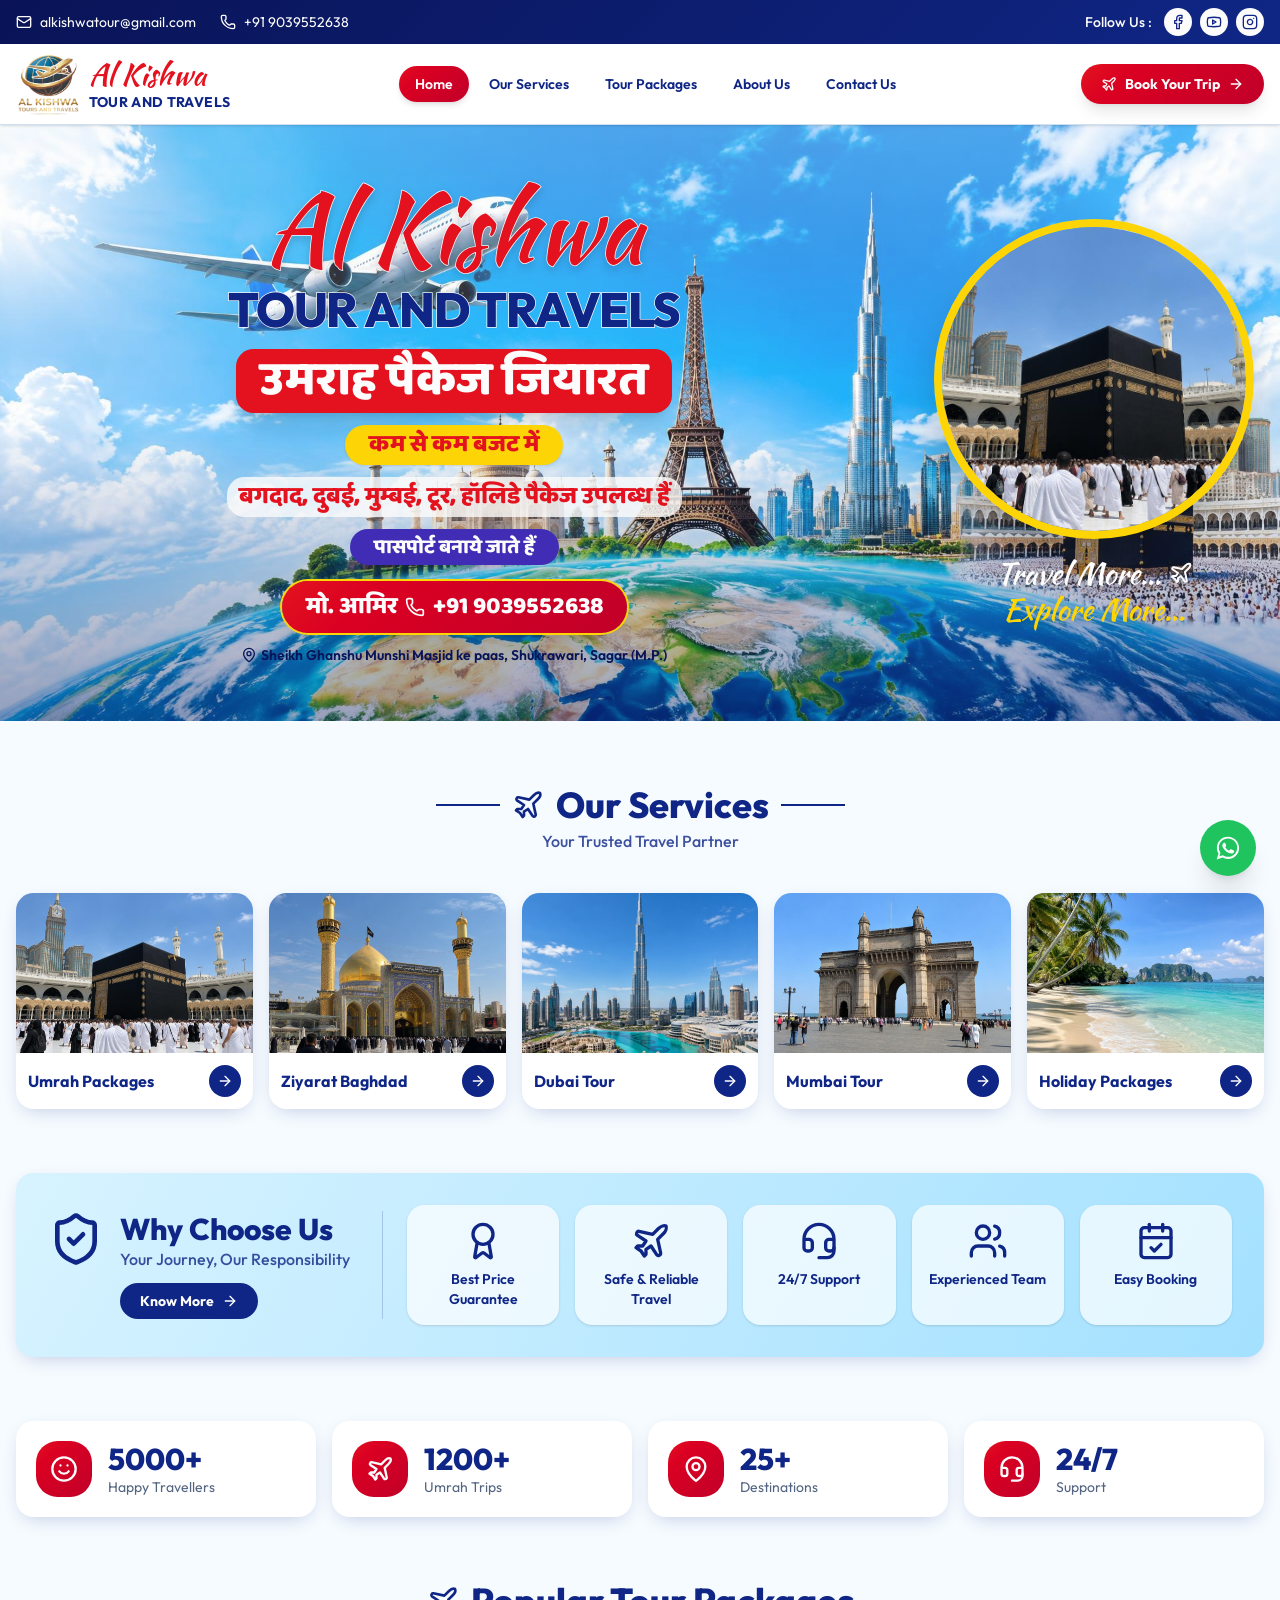
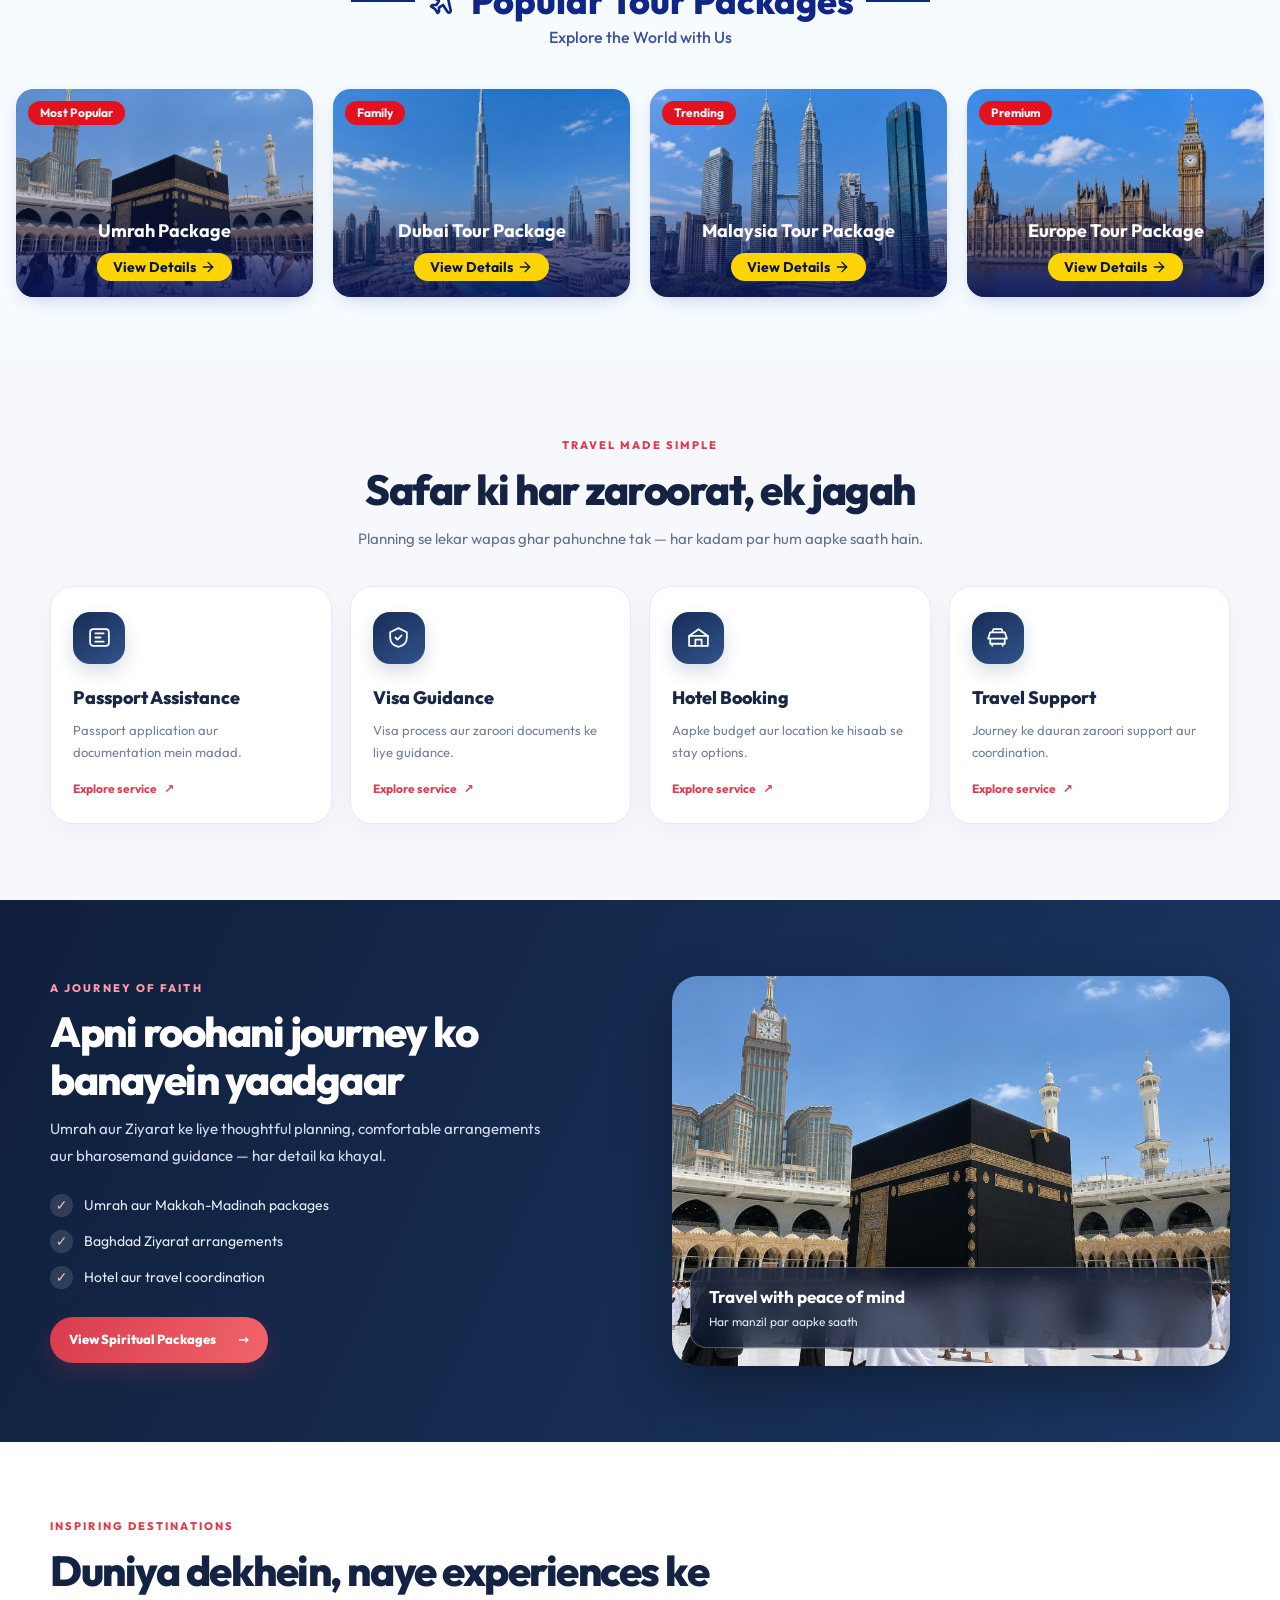
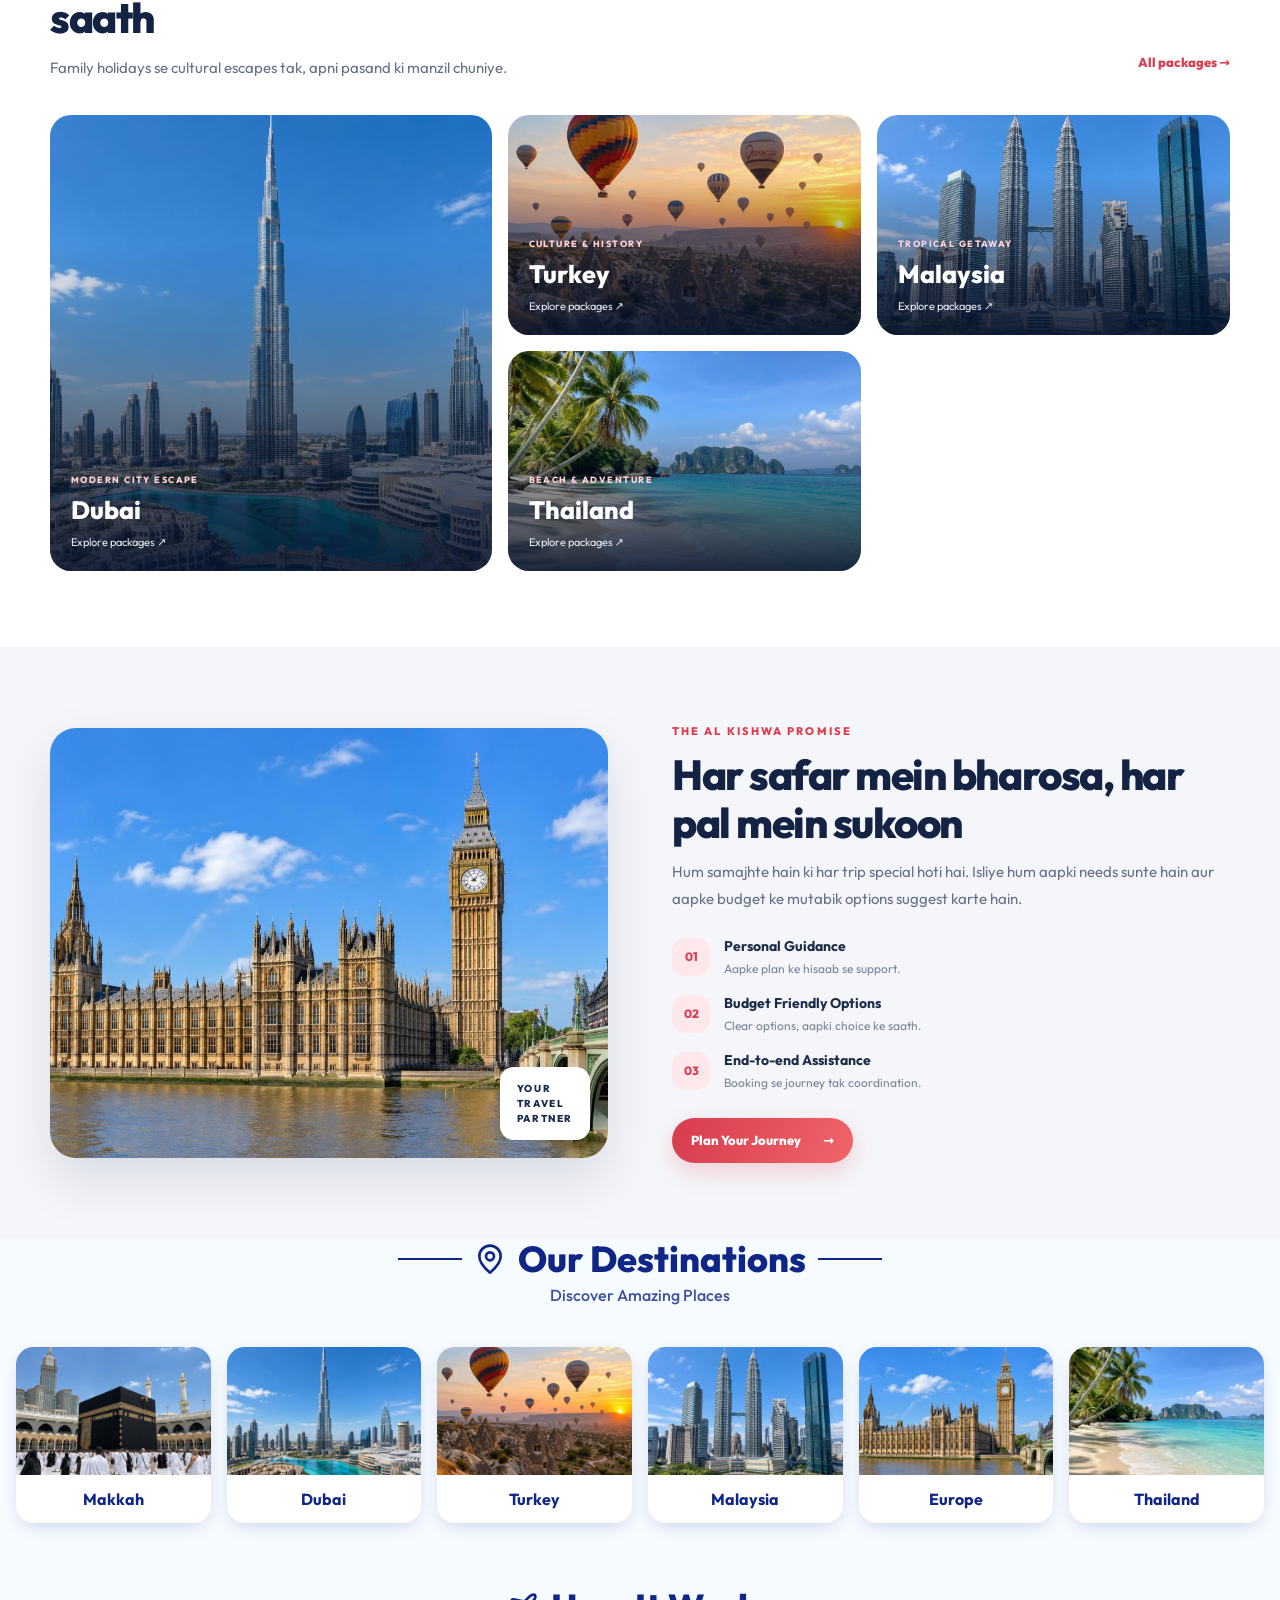
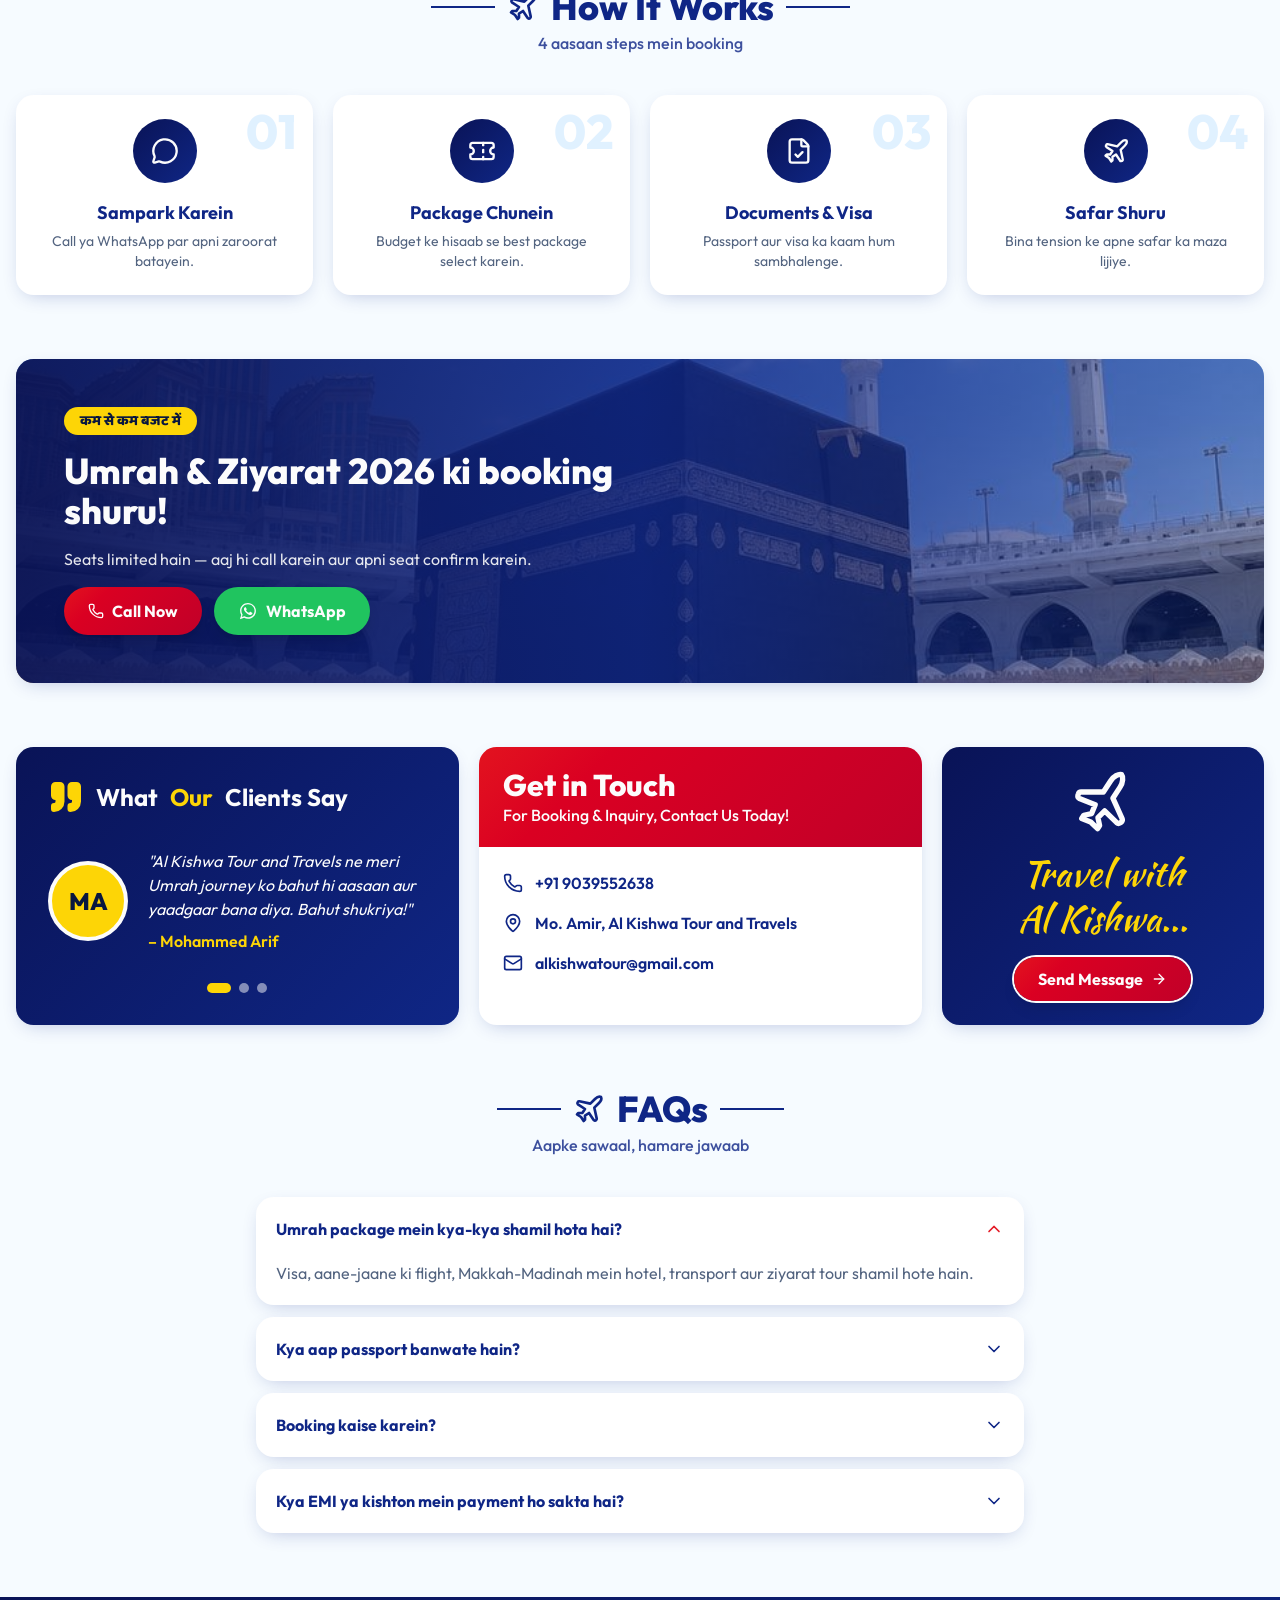
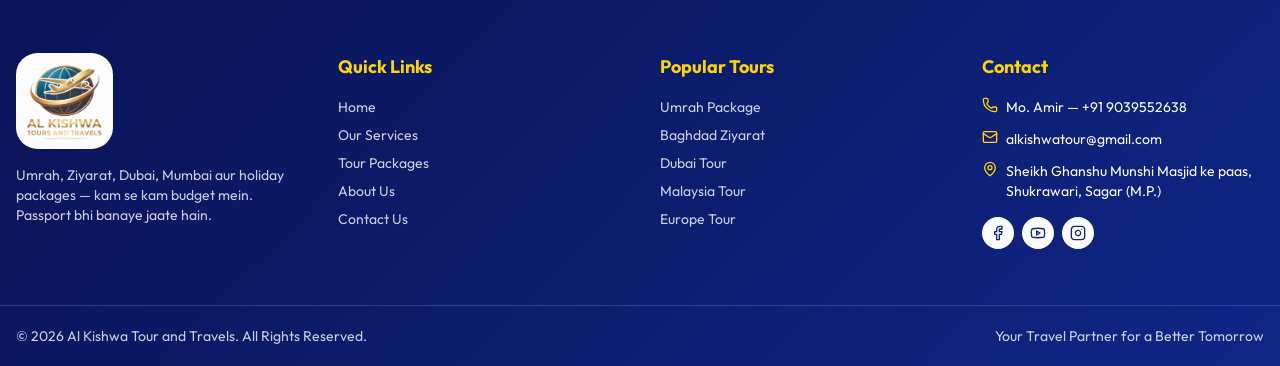
<file: index.html>
<html data-tsd-source="/src/routes/__root.tsx:106:5" lang="en"><head data-tsd-source="/src/routes/__root.tsx:107:7"><meta charset="utf-8"/><meta content="width=device-width, initial-scale=1" name="viewport"/><link data-precedence="default" href="./styles/styles-B2iG-avm.css" rel="stylesheet"/><link data-precedence="default" href="./styles/css2.bin" rel="stylesheet"/><meta content="website" property="og:type"/><meta content="summary_large_image" name="twitter:card"/><link href="https://fonts.googleapis.com" rel="preconnect"/><link crossorigin="anonymous" href="https://fonts.gstatic.com" rel="preconnect"/>
<style>
	#lovable-badge {
		--badge-bg: #1b1b1b;
		--badge-text: #c5c1b9;
		--badge-text-hover: #dcdad5;
		--badge-radius: 6px;
		--badge-padding: 8px;
		--badge-gap: 6px;
		--badge-shadow: 
			0 0 0 1px rgba(0, 0, 0, 0.88),
			0 1px 0 0 rgba(0, 0, 0, 0.04),
			0 2px 2px -1px rgba(0, 0, 0, 0.08),
			0 4px 4px -2px rgba(0, 0, 0, 0.08),
			0 8px 8px -4px rgba(0, 0, 0, 0.08),
			0 16px 16px -8px rgba(0, 0, 0, 0.08);
		--badge-transition-duration: 0.2s;
		--badge-transition-easing: cubic-bezier(0.16, 1, 0.32, 1);
		--focus-color: #575ECF;
		--focus-offset: 2px;
		--focus-width: 2px;
		
		position: fixed;
		bottom: 12px;
		right: 12px;
		height: 24px;
		display: flex;
		align-items: center;
		z-index: 1000000;
		background-color: var(--badge-bg) !important;
		color: var(--badge-text) !important;
		border-radius: var(--badge-radius);
		box-shadow: var(--badge-shadow) !important;
		font-size: 12px;
		font-family: system-ui, -apple-system, BlinkMacSystemFont, 'Segoe UI', Roboto, sans-serif;
		font-weight: 400 !important;
		text-transform: none !important;
		font-feature-settings: normal !important;
		transform: translateZ(0);
		will-change: transform, opacity;
		transition: opacity var(--badge-transition-duration) var(--badge-transition-easing);
	}

	#lovable-badge.closing {
		opacity: 0;
		pointer-events: none;
	}

	#lovable-badge-cta {
		display: flex;
		align-items: baseline;
		gap: var(--badge-gap);
		box-sizing: border-box;
		padding: 4px var(--badge-padding) 0;
		height: 100%;
		color: inherit;
		text-decoration: none;
		white-space: nowrap;
		border-radius: var(--badge-radius) 0 0 var(--badge-radius);
		transition: 
			background-color var(--badge-transition-duration) ease,
			color var(--badge-transition-duration) ease,
			transform 0.1s ease;
	}

	#lovable-badge-cta:hover {
		background: rgba(255, 255, 255, 0.04);
		color: var(--badge-text-hover);
	}

	#lovable-badge-cta:active {
		transform: scale(0.98);
	}

	#lovable-badge-cta:focus {
		outline: none;
	}

	#lovable-badge-cta:focus-visible {
		outline: var(--focus-width) solid var(--focus-color);
		outline-offset: var(--focus-offset);
		z-index: 1;
	}

	#lovable-badge-text {
		line-height: 1;
	}

	/* The wordmark baseline sits at y=12 of the 16px logo; an empty 12px box
	   makes that the flex baseline so the text aligns to it on any system font. */
	#lovable-badge-logo {
		position: relative;
		display: block;
		width: 52px;
		height: 12px;
	}

	#lovable-badge-logo svg {
		position: absolute;
		top: 0;
		left: 0;
	}

	#lovable-badge-divider {
		width: 1px;
		height: 24px;
		background-color: rgba(255, 255, 255, 0.04);
		flex-shrink: 0;
	}

	#lovable-badge-close {
		width: 24px;
		height: 24px;
		min-width: 24px;
		min-height: 24px;
		cursor: pointer;
		background: none;
		border: none;
		padding: 0;
		display: flex;
		align-items: center;
		justify-content: center;
		border-radius: 0 var(--badge-radius) var(--badge-radius) 0;
		flex-shrink: 0;
		transition: 
			background-color var(--badge-transition-duration) ease,
			transform 0.1s ease;
	}

	#lovable-badge-close:hover {
		background: rgba(255, 255, 255, 0.04);
	}

	#lovable-badge-close:active {
		transform: scale(0.92);
	}

	#lovable-badge-close:focus {
		outline: none;
	}

	#lovable-badge-close:focus-visible {
		outline: var(--focus-width) solid var(--focus-color);
		outline-offset: calc(var(--focus-offset) * -1);
		z-index: 1;
	}

	#lovable-badge-close svg path {
		fill: var(--badge-text);
		transition: fill var(--badge-transition-duration) ease;
	}

	#lovable-badge-close:hover svg path {
		fill: var(--badge-text-hover);
	}

	@media (prefers-reduced-motion: reduce) {
		#lovable-badge,
		#lovable-badge-cta,
		#lovable-badge-close,
		#lovable-badge-close svg path {
			transition: none;
		}
		
		#lovable-badge-cta:active,
		#lovable-badge-close:active {
			transform: none;
		}
	}

	@media (prefers-contrast: high) {
		#lovable-badge {
			--badge-bg: #000;
			--badge-text: #fff;
			--badge-text-hover: #fff;
			border: 2px solid currentColor;
		}
		
		#lovable-badge-cta:focus-visible,
		#lovable-badge-close:focus-visible {
			outline-width: 3px;
		}
	}
</style>
<meta content="Contact Al Kishwa Tour and Travels" name="twitter:title"/><meta content="Booking &amp; inquiry — call or WhatsApp us today." name="twitter:description"/><meta content="https://pub-bb2e103a32db4e198524a2e9ed8f35b4.r2.dev/lovp_7c5qzbnr759bg8n7seb7ayd9wn/7451a935cb203a220f906a4ac58126b5_1793881748814.png" property="og:image"/><meta content="https://pub-bb2e103a32db4e198524a2e9ed8f35b4.r2.dev/lovp_7c5qzbnr759bg8n7seb7ayd9wn/7451a935cb203a220f906a4ac58126b5_1793881748814.png" name="twitter:image"/><title>Al Kishwa Tour and Travels — Umrah, Ziyarat &amp; Holiday Packages</title><meta content="Kam se kam budget mein Umrah, Baghdad Ziyarat, Dubai, Mumbai aur holiday packages. Sagar (M.P.)." name="description"/><meta content="Al Kishwa Tour and Travels" property="og:title"/><meta content="Umrah, Ziyarat, Dubai &amp; holiday packages in low budget. Passport services available." property="og:description"/>
<style id="alkishwa-home-enhancements">
.ak-extra-section{padding:76px 22px;background:#f7f8fc;color:#17233f;overflow:hidden}
.ak-extra-wrap{max-width:1180px;margin:0 auto}
.ak-extra-heading{text-align:center;max-width:720px;margin:0 auto 34px}
.ak-eyebrow{display:inline-block;color:#df3d4e;font-size:11px;font-weight:800;letter-spacing:.19em;margin-bottom:12px}
.ak-extra-heading h2,.ak-spiritual-copy h2,.ak-promise-copy h2{font-size:clamp(27px,3.4vw,42px);line-height:1.13;letter-spacing:-.035em;font-weight:800;color:#142344;margin:0 0 12px}
.ak-extra-heading p,.ak-spiritual-copy>p,.ak-promise-copy>p{color:#65718a;font-size:15px;line-height:1.8;margin:0}
.ak-essentials-grid{display:grid;grid-template-columns:repeat(4,minmax(0,1fr));gap:18px}
.ak-ess-card{display:block;text-decoration:none;color:inherit;background:#fff;border:1px solid #e7eaf2;border-radius:22px;padding:25px 22px;box-shadow:0 9px 28px #1723440a;transition:transform .35s cubic-bezier(.2,.8,.2,1),box-shadow .35s,border-color .35s}
.ak-ess-card:hover{transform:translateY(-9px);box-shadow:0 22px 42px #1723441c;border-color:#d9a9ae}
.ak-icon{display:grid;place-items:center;width:52px;height:52px;border-radius:17px;background:linear-gradient(145deg,#172c56,#31548c);color:white;margin-bottom:20px;box-shadow:0 8px 18px #1d37632b}
.ak-icon svg{width:25px;height:25px;fill:none;stroke:currentColor;stroke-width:1.7;stroke-linecap:round;stroke-linejoin:round}
.ak-ess-card h3{font-size:18px;font-weight:750;margin:0 0 8px;color:#172744}
.ak-ess-card p{font-size:13px;line-height:1.7;color:#748098;min-height:44px;margin:0 0 17px}
.ak-ess-card>b{font-size:12px;color:#d83f50}.ak-ess-card i{font-style:normal;margin-left:5px}
.ak-spiritual{background:linear-gradient(115deg,#101f3c,#1b3764);color:#fff}
.ak-spiritual-layout,.ak-promise-layout{display:grid;grid-template-columns:1fr 1fr;gap:64px;align-items:center}
.ak-spiritual-copy h2{color:#fff;max-width:540px}.ak-spiritual-copy>p{color:#d3dced;max-width:510px}
.ak-spiritual-copy ul{list-style:none;padding:0;margin:25px 0 28px;display:grid;gap:13px;color:#e7edf7;font-size:14px}
.ak-spiritual-copy li{display:flex;align-items:center;gap:11px}.ak-spiritual-copy li span{display:grid;place-items:center;width:23px;height:23px;border-radius:50%;background:#ffffff20;color:#ffb9c0;font-weight:800}
.ak-spiritual .ak-eyebrow{color:#ff9ca7}
.ak-spiritual-image{height:390px;position:relative;border-radius:26px;overflow:hidden;box-shadow:0 24px 55px #0005}
.ak-spiritual-image img,.ak-promise-photo img{width:100%;height:100%;object-fit:cover;display:block;transition:transform .7s}
.ak-spiritual-image:hover img,.ak-promise-photo:hover img{transform:scale(1.055)}
.ak-image-note{position:absolute;left:18px;right:18px;bottom:18px;padding:16px 18px;border:1px solid #ffffff45;border-radius:16px;background:#0b1834a8;backdrop-filter:blur(14px);display:grid;gap:4px;color:white}
.ak-image-note strong{font-size:17px}.ak-image-note span{font-size:12px;color:#e0e8f7}
.ak-extra-btn{display:inline-flex;align-items:center;gap:22px;text-decoration:none;color:white;background:linear-gradient(110deg,#d83c4e,#f06469);padding:13px 19px;border-radius:999px;font-size:13px;font-weight:750;box-shadow:0 9px 24px #d83c4e35;transition:transform .25s,box-shadow .25s}
.ak-extra-btn:hover{transform:translateY(-3px);box-shadow:0 14px 28px #d83c4e55}
.ak-explore{background:#fff}
.ak-heading-row{display:flex;align-items:end;justify-content:space-between;text-align:left;max-width:none}
.ak-heading-row>div{max-width:720px}.ak-text-link{color:#d83f50;text-decoration:none;font-size:13px;font-weight:750;white-space:nowrap;padding-bottom:8px}
.ak-explore-grid{display:grid;grid-template-columns:1.25fr 1fr 1fr;grid-template-rows:220px 220px;gap:16px}
.ak-place-card{position:relative;display:block;overflow:hidden;border-radius:21px;min-height:200px;color:white;text-decoration:none;background:#172744}
.ak-place-large{grid-row:span 2}
.ak-place-card:after{content:"";position:absolute;inset:0;background:linear-gradient(0deg,#07152fe8 0%,#07152f05 72%)}
.ak-place-card img{width:100%;height:100%;object-fit:cover;display:block;transition:transform .65s}
.ak-place-card:hover img{transform:scale(1.08)}
.ak-place-card>span{position:absolute;z-index:1;left:21px;bottom:20px;display:grid;gap:5px}
.ak-place-card small{font-size:9px;letter-spacing:.16em;font-weight:800;color:#ffd0d3}
.ak-place-card strong{font-size:25px;font-weight:800}.ak-place-card em{font-size:11px;font-style:normal;color:#e5eaf4}
.ak-promise{background:#f5f6fa}
.ak-promise-photo{height:430px;position:relative;overflow:hidden;border-radius:26px;box-shadow:0 22px 50px #15254b20}
.ak-photo-stamp{position:absolute;right:18px;bottom:18px;background:#fff;color:#172b50;border-radius:14px;padding:14px 17px;font-size:10px;line-height:1.5;letter-spacing:.16em;font-weight:900;box-shadow:0 10px 30px #0002}
.ak-promise-copy h2{max-width:520px}
.ak-promise-points{display:grid;gap:15px;margin:24px 0 26px}
.ak-promise-points>div{display:flex;align-items:center;gap:14px}
.ak-promise-points>div>span{font-size:12px;font-weight:800;color:#d94152;background:#ffe8eb;width:38px;height:38px;border-radius:13px;display:grid;place-items:center;flex-shrink:0}
.ak-promise-points p{display:grid;gap:3px;margin:0}.ak-promise-points b{font-size:14px;color:#1c2b48}.ak-promise-points small{font-size:12px;color:#78839a}
@media(max-width:850px){.ak-essentials-grid{grid-template-columns:repeat(2,minmax(0,1fr))}.ak-spiritual-layout,.ak-promise-layout{gap:30px}.ak-explore-grid{grid-template-columns:1fr 1fr;grid-template-rows:220px 190px 190px}.ak-place-large{grid-row:span 2}}
@media(max-width:600px){.ak-extra-section{padding:54px 17px}.ak-extra-heading{margin-bottom:26px}.ak-extra-heading h2,.ak-spiritual-copy h2,.ak-promise-copy h2{font-size:29px}.ak-extra-heading p,.ak-spiritual-copy>p,.ak-promise-copy>p{font-size:13px}.ak-essentials-grid{gap:11px}.ak-ess-card{padding:18px 15px;border-radius:17px}.ak-icon{width:45px;height:45px;border-radius:14px;margin-bottom:14px}.ak-ess-card h3{font-size:15px}.ak-ess-card p{font-size:12px;min-height:60px}.ak-ess-card>b{font-size:11px}.ak-spiritual-layout,.ak-promise-layout{grid-template-columns:1fr;gap:27px}.ak-spiritual-image{height:280px;grid-row:1}.ak-spiritual-copy ul{font-size:13px;margin:20px 0 24px}.ak-heading-row{display:block}.ak-heading-row .ak-text-link{display:inline-block;margin-top:15px}.ak-explore-grid{grid-template-columns:1fr 1fr;grid-template-rows:220px 165px 165px;gap:10px}.ak-place-card{border-radius:16px;min-height:160px}.ak-place-large{grid-row:span 2}.ak-place-card>span{left:13px;bottom:13px}.ak-place-card strong{font-size:21px}.ak-place-card small{font-size:8px}.ak-place-card em{font-size:10px}.ak-promise-photo{height:280px;grid-row:1}.ak-promise-points{gap:13px}}
/* Floating glass-style mobile dock, recoloured to match Al Kishwa navy/red theme */
nav.fixed.inset-x-3.bottom-3{left:50%;right:auto;bottom:13px;width:min(520px,calc(100% - 28px));transform:translateX(-50%);padding:10px 15px 9px;border:1px solid rgba(255,255,255,.27);border-radius:34px;background:linear-gradient(135deg,rgba(13,27,54,.91),rgba(31,55,91,.88));box-shadow:0 18px 45px rgba(5,15,35,.34),inset 0 1px 1px rgba(255,255,255,.2);backdrop-filter:blur(22px);-webkit-backdrop-filter:blur(22px)}
nav.fixed.inset-x-3.bottom-3 ul{align-items:center}
nav.fixed.inset-x-3.bottom-3 li a{font-size:0!important;gap:0;padding:0;min-height:54px;justify-content:center;color:#fff!important}
nav.fixed.inset-x-3.bottom-3 li a>span{width:43px;height:43px;border-radius:50%;display:grid;place-items:center;transform:none!important;background:transparent!important;box-shadow:none!important;transition:transform .3s,background .3s,box-shadow .3s}
nav.fixed.inset-x-3.bottom-3 li a svg{width:22px;height:22px;stroke-width:1.8}
nav.fixed.inset-x-3.bottom-3 li a[aria-current="page"]>span{background:linear-gradient(145deg,#f36b73,#d83249)!important;box-shadow:0 8px 20px #e7465a66,0 0 0 5px #ffffff12!important;transform:translateY(-9px)!important}
nav.fixed.inset-x-3.bottom-3 li a:not([aria-current="page"]):hover>span{background:#ffffff17!important;transform:translateY(-4px)!important}
@media(min-width:1024px){nav.fixed.inset-x-3.bottom-3{display:none}}
@media(prefers-reduced-motion:reduce){.ak-ess-card,.ak-place-card img,.ak-spiritual-image img,.ak-promise-photo img{transition:none}}
</style>
<link href="./images/alkishwa-logo.png" rel="icon" type="image/png"/><style>
/* Al Kishwa custom mobile floating navigation */
.ak-bottom-dock{position:fixed;z-index:1000;left:50%;bottom:18px;transform:translateX(-50%);width:min(560px,calc(100% - 34px));padding:12px 16px 10px;border:1px solid rgba(255,255,255,.34);border-radius:42px;background:linear-gradient(135deg,rgba(12,25,66,.94),rgba(25,48,112,.91));box-shadow:0 18px 42px rgba(8,18,60,.32),inset 0 1px 2px rgba(255,255,255,.3);backdrop-filter:blur(22px);-webkit-backdrop-filter:blur(22px)}
.ak-bottom-dock ul{display:grid;grid-template-columns:repeat(5,1fr);align-items:center;gap:8px;margin:0;padding:0;list-style:none}
.ak-bottom-dock li{display:flex;justify-content:center}
.ak-bottom-dock a{position:relative;display:flex;min-width:48px;min-height:50px;align-items:center;justify-content:center;flex-direction:column;color:#fff;text-decoration:none;transition:transform .28s ease}
.ak-bottom-dock .dock-icon{width:44px;height:44px;display:grid;place-items:center;border-radius:50%;transition:all .3s ease}
.ak-bottom-dock svg{width:25px;height:25px}
.ak-bottom-dock small{position:absolute;top:48px;font-size:9px;line-height:1;color:#fff;opacity:0;transition:opacity .25s}
.ak-bottom-dock a[aria-current=page] .dock-icon{background:linear-gradient(145deg,#ef626e,#d92743);box-shadow:0 8px 20px rgba(228,48,75,.4),0 0 0 5px rgba(255,255,255,.09);transform:translateY(-15px)}
.ak-bottom-dock a[aria-current=page] small{opacity:1}
.ak-bottom-dock a:hover .dock-icon{background:rgba(255,255,255,.13);transform:translateY(-5px)}
.ak-bottom-dock .dock-book .dock-icon{background:linear-gradient(145deg,#f4bd39,#e99018);color:#14245d;box-shadow:0 7px 18px rgba(244,173,35,.3);transform:translateY(-9px)}
.ak-bottom-dock .dock-book:hover .dock-icon{transform:translateY(-13px)}
@media(min-width:1024px){.ak-bottom-dock{display:none}}
@media(max-width:420px){.ak-bottom-dock{bottom:12px;padding:9px 10px 8px;width:calc(100% - 24px)}.ak-bottom-dock .dock-icon{width:40px;height:40px}.ak-bottom-dock svg{width:23px;height:23px}.ak-bottom-dock a{min-height:46px}}
</style></head><body data-tsd-source="/src/routes/__root.tsx:110:7"><div class="min-h-screen overflow-x-hidden" data-tsd-source="/src/components/site/Layout.tsx:152:5"><div class="hidden bg-gradient-navy text-on-dark md:block" data-tsd-source="/src/components/site/Layout.tsx:41:7"><div class="mx-auto flex max-w-7xl items-center justify-between px-4 py-2 text-sm" data-tsd-source="/src/components/site/Layout.tsx:42:9"><div class="flex items-center gap-6" data-tsd-source="/src/components/site/Layout.tsx:43:11"><a class="flex items-center gap-2 hover:text-sun" data-tsd-source="/src/components/site/Layout.tsx:44:13" href="mailto:alkishwatour@gmail.com"><svg aria-hidden="true" class="lucide lucide-mail h-4 w-4" data-tsd-source="/src/components/site/Layout.tsx:44:100" fill="none" height="24" stroke="currentColor" stroke-linecap="round" stroke-linejoin="round" stroke-width="2" viewbox="0 0 24 24" width="24" xmlns="http://www.w3.org/2000/svg"><path d="m22 7-8.991 5.727a2 2 0 0 1-2.009 0L2 7"></path><rect height="16" rx="2" width="20" x="2" y="4"></rect></svg>alkishwatour@gmail.com</a><a class="flex items-center gap-2 hover:text-sun" data-tsd-source="/src/components/site/Layout.tsx:45:13" href="tel:+919039552638"><svg aria-hidden="true" class="lucide lucide-phone h-4 w-4" data-tsd-source="/src/components/site/Layout.tsx:45:100" fill="none" height="24" stroke="currentColor" stroke-linecap="round" stroke-linejoin="round" stroke-width="2" viewbox="0 0 24 24" width="24" xmlns="http://www.w3.org/2000/svg"><path d="M13.832 16.568a1 1 0 0 0 1.213-.303l.355-.465A2 2 0 0 1 17 15h3a2 2 0 0 1 2 2v3a2 2 0 0 1-2 2A18 18 0 0 1 2 4a2 2 0 0 1 2-2h3a2 2 0 0 1 2 2v3a2 2 0 0 1-.8 1.6l-.468.351a1 1 0 0 0-.292 1.233 14 14 0 0 0 6.392 6.384"></path></svg>+91 9039552638</a></div><div class="flex items-center gap-3" data-tsd-source="/src/components/site/Layout.tsx:47:11"><span class="font-medium" data-tsd-source="/src/components/site/Layout.tsx:47:52">Follow Us :</span><div class="flex items-center gap-2" data-tsd-source="/src/components/site/Layout.tsx:20:5"><a aria-label="social" class="h-7 w-7 grid place-items-center rounded-full bg-on-dark text-navy transition-transform hover:scale-110" data-tsd-source="/src/components/site/Layout.tsx:22:9" href="#"><svg aria-hidden="true" class="lucide lucide-facebook h-4 w-4" data-tsd-source="/src/components/site/Layout.tsx:23:11" fill="none" height="24" stroke="currentColor" stroke-linecap="round" stroke-linejoin="round" stroke-width="2" viewbox="0 0 24 24" width="24" xmlns="http://www.w3.org/2000/svg"><path d="M18 2h-3a5 5 0 0 0-5 5v3H7v4h3v8h4v-8h3l1-4h-4V7a1 1 0 0 1 1-1h3z"></path></svg></a><a aria-label="social" class="h-7 w-7 grid place-items-center rounded-full bg-on-dark text-navy transition-transform hover:scale-110" data-tsd-source="/src/components/site/Layout.tsx:22:9" href="#"><svg aria-hidden="true" class="lucide lucide-youtube h-4 w-4" data-tsd-source="/src/components/site/Layout.tsx:23:11" fill="none" height="24" stroke="currentColor" stroke-linecap="round" stroke-linejoin="round" stroke-width="2" viewbox="0 0 24 24" width="24" xmlns="http://www.w3.org/2000/svg"><path d="M2.5 17a24.12 24.12 0 0 1 0-10 2 2 0 0 1 1.4-1.4 49.56 49.56 0 0 1 16.2 0A2 2 0 0 1 21.5 7a24.12 24.12 0 0 1 0 10 2 2 0 0 1-1.4 1.4 49.55 49.55 0 0 1-16.2 0A2 2 0 0 1 2.5 17"></path><path d="m10 15 5-3-5-3z"></path></svg></a><a aria-label="social" class="h-7 w-7 grid place-items-center rounded-full bg-on-dark text-navy transition-transform hover:scale-110" data-tsd-source="/src/components/site/Layout.tsx:22:9" href="#"><svg aria-hidden="true" class="lucide lucide-instagram h-4 w-4" data-tsd-source="/src/components/site/Layout.tsx:23:11" fill="none" height="24" stroke="currentColor" stroke-linecap="round" stroke-linejoin="round" stroke-width="2" viewbox="0 0 24 24" width="24" xmlns="http://www.w3.org/2000/svg"><rect height="20" rx="5" ry="5" width="20" x="2" y="2"></rect><path d="M16 11.37A4 4 0 1 1 12.63 8 4 4 0 0 1 16 11.37z"></path><line x1="17.5" x2="17.51" y1="6.5" y2="6.5"></line></svg></a></div></div></div></div><header class="sticky top-0 z-40 border-b bg-card/95 shadow-sm backdrop-blur" data-tsd-source="/src/components/site/Layout.tsx:50:7" id="__FPSC_ID_1_1793881973142"><div class="mx-auto flex max-w-7xl items-center justify-between gap-4 px-4 py-2" data-tsd-source="/src/components/site/Layout.tsx:51:9"><a aria-current="page" class="flex min-w-0 items-center gap-2 active" data-status="active" data-tsd-source="/src/components/site/Layout.tsx:52:11" href="./index.html"><img alt="Al Kishwa Tours and Travels logo" class="h-14 w-auto shrink-0 md:h-16" data-tsd-source="/src/components/site/Layout.tsx:53:13" src="./images/alkishwa-logo.png"/><div class="min-w-0 leading-none" data-tsd-source="/src/components/site/Layout.tsx:54:13"><div class="truncate font-script text-2xl text-brand-red md:text-3xl" data-tsd-source="/src/components/site/Layout.tsx:55:15">Al Kishwa</div><div class="truncate text-xs font-bold tracking-wide text-navy md:text-sm" data-tsd-source="/src/components/site/Layout.tsx:56:15">TOUR AND TRAVELS</div></div></a><nav class="hidden items-center gap-1 lg:flex" data-tsd-source="/src/components/site/Layout.tsx:59:11"><a aria-current="page" class="rounded-full px-4 py-2 text-sm font-semibold text-navy transition-colors hover:bg-secondary bg-gradient-red text-on-dark shadow-md hover:bg-transparent" data-status="active" data-tsd-source="/src/components/site/Layout.tsx:61:15" href="./index.html">Home</a><a class="rounded-full px-4 py-2 text-sm font-semibold text-navy transition-colors hover:bg-secondary" data-tsd-source="/src/components/site/Layout.tsx:61:15" href="./pages/services.html">Our Services</a><a class="rounded-full px-4 py-2 text-sm font-semibold text-navy transition-colors hover:bg-secondary" data-tsd-source="/src/components/site/Layout.tsx:61:15" href="./pages/packages.html">Tour Packages</a><a class="rounded-full px-4 py-2 text-sm font-semibold text-navy transition-colors hover:bg-secondary" data-tsd-source="/src/components/site/Layout.tsx:61:15" href="./pages/about.html">About Us</a><a class="rounded-full px-4 py-2 text-sm font-semibold text-navy transition-colors hover:bg-secondary" data-tsd-source="/src/components/site/Layout.tsx:61:15" href="./pages/contact.html">Contact Us</a></nav><a class="hidden shrink-0 items-center gap-2 rounded-full bg-gradient-red px-5 py-2.5 text-sm font-bold text-on-dark shadow-lg transition-transform hover:scale-105 sm:flex" data-tsd-source="/src/components/site/Layout.tsx:68:11" href="./pages/contact.html"><svg aria-hidden="true" class="lucide lucide-plane h-4 w-4" data-tsd-source="/src/components/site/Layout.tsx:69:13" fill="none" height="24" stroke="currentColor" stroke-linecap="round" stroke-linejoin="round" stroke-width="2" viewbox="0 0 24 24" width="24" xmlns="http://www.w3.org/2000/svg"><path d="M17.8 19.2 16 11l3.5-3.5C21 6 21.5 4 21 3c-1-.5-3 0-4.5 1.5L13 8 4.8 6.2c-.5-.1-.9.1-1.1.5l-.3.5c-.2.5-.1 1 .3 1.3L9 12l-2 3H4l-1 1 3 2 2 3 1-1v-3l3-2 3.5 5.3c.3.4.8.5 1.3.3l.5-.2c.4-.3.6-.7.5-1.2z"></path></svg> Book Your Trip <svg aria-hidden="true" class="lucide lucide-arrow-right h-4 w-4" data-tsd-source="/src/components/site/Layout.tsx:69:58" fill="none" height="24" stroke="currentColor" stroke-linecap="round" stroke-linejoin="round" stroke-width="2" viewbox="0 0 24 24" width="24" xmlns="http://www.w3.org/2000/svg"><path d="M5 12h14"></path><path d="m12 5 7 7-7 7"></path></svg></a><a aria-label="Call" class="grid h-11 w-11 shrink-0 place-items-center rounded-full bg-gradient-red text-on-dark shadow-md sm:hidden" data-tsd-source="/src/components/site/Layout.tsx:71:11" href="tel:+919039552638"><svg aria-hidden="true" class="lucide lucide-phone h-5 w-5" data-tsd-source="/src/components/site/Layout.tsx:72:13" fill="none" height="24" stroke="currentColor" stroke-linecap="round" stroke-linejoin="round" stroke-width="2" viewbox="0 0 24 24" width="24" xmlns="http://www.w3.org/2000/svg"><path d="M13.832 16.568a1 1 0 0 0 1.213-.303l.355-.465A2 2 0 0 1 17 15h3a2 2 0 0 1 2 2v3a2 2 0 0 1-2 2A18 18 0 0 1 2 4a2 2 0 0 1 2-2h3a2 2 0 0 1 2 2v3a2 2 0 0 1-.8 1.6l-.468.351a1 1 0 0 0-.292 1.233 14 14 0 0 0 6.392 6.384"></path></svg></a></div></header><main data-tsd-source="/src/components/site/Layout.tsx:154:7"><!--$--><!--/$--><section class="relative overflow-hidden" data-tsd-source="/src/routes/index.tsx:23:5"><img alt="Travel the world with Al Kishwa" class="absolute inset-0 h-full w-full object-cover" data-tsd-source="/src/routes/index.tsx:24:7" height="912" src="./images/hero-BeiXvWAz.jpg" width="1920"/><div class="absolute inset-0 bg-gradient-to-b from-on-dark/30 via-on-dark/10 to-navy-deep/40" data-tsd-source="/src/routes/index.tsx:25:7"></div><div class="relative mx-auto grid max-w-7xl items-center gap-8 px-4 py-10 md:py-14 lg:grid-cols-[1fr_340px]" data-tsd-source="/src/routes/index.tsx:26:7"><div class="mx-auto max-w-2xl text-center animate-fade-up" data-tsd-source="/src/routes/index.tsx:27:9"><h1 class="font-script text-6xl leading-none text-brand-red drop-shadow-lg text-outline md:text-8xl" data-tsd-source="/src/routes/index.tsx:28:11">Al Kishwa</h1><p class="mt-2 text-3xl font-extrabold tracking-tight text-navy text-outline md:text-5xl" data-tsd-source="/src/routes/index.tsx:29:11">TOUR AND TRAVELS</p><div class="mt-4 inline-block rounded-xl bg-brand-red px-6 py-2 font-hindi text-3xl font-extrabold text-on-dark shadow-xl md:text-5xl" data-tsd-source="/src/routes/index.tsx:30:11">उमराह पैकेज जियारत</div><div class="mt-3" data-tsd-source="/src/routes/index.tsx:31:11"><span class="inline-block rounded-full bg-sun px-6 py-1 font-hindi text-xl font-extrabold text-brand-red shadow md:text-2xl" data-tsd-source="/src/routes/index.tsx:31:33">कम से कम बजट में</span></div><p class="mt-3 rounded-xl bg-on-dark/80 px-3 py-1 font-hindi text-lg font-extrabold text-brand-red backdrop-blur md:text-2xl" data-tsd-source="/src/routes/index.tsx:32:11">बगदाद, दुबई, मुम्बई, टूर, हॉलिडे पैकेज उपलब्ध हैं</p><div class="mt-3" data-tsd-source="/src/routes/index.tsx:33:11"><span class="inline-block rounded-full bg-violet px-6 py-1 font-hindi text-lg font-bold text-on-dark md:text-xl" data-tsd-source="/src/routes/index.tsx:33:33">पासपोर्ट बनाये जाते हैं</span></div><a class="mt-4 inline-flex flex-wrap items-center justify-center gap-2 rounded-full bg-gradient-red px-6 py-2.5 font-hindi text-lg font-extrabold text-on-dark shadow-xl ring-2 ring-sun transition-transform hover:scale-105 md:text-2xl" data-tsd-source="/src/routes/index.tsx:34:11" href="tel:+919039552638">मो. आमिर <svg aria-hidden="true" class="lucide lucide-phone h-5 w-5" data-tsd-source="/src/routes/index.tsx:35:22" fill="none" height="24" stroke="currentColor" stroke-linecap="round" stroke-linejoin="round" stroke-width="2" viewbox="0 0 24 24" width="24" xmlns="http://www.w3.org/2000/svg"><path d="M13.832 16.568a1 1 0 0 0 1.213-.303l.355-.465A2 2 0 0 1 17 15h3a2 2 0 0 1 2 2v3a2 2 0 0 1-2 2A18 18 0 0 1 2 4a2 2 0 0 1 2-2h3a2 2 0 0 1 2 2v3a2 2 0 0 1-.8 1.6l-.468.351a1 1 0 0 0-.292 1.233 14 14 0 0 0 6.392 6.384"></path></svg> +91 9039552638</a><p class="mt-3 flex items-center justify-center gap-1 text-sm font-semibold text-navy-deep" data-tsd-source="/src/routes/index.tsx:37:11"><svg aria-hidden="true" class="lucide lucide-map-pin h-4 w-4" data-tsd-source="/src/routes/index.tsx:37:107" fill="none" height="24" stroke="currentColor" stroke-linecap="round" stroke-linejoin="round" stroke-width="2" viewbox="0 0 24 24" width="24" xmlns="http://www.w3.org/2000/svg"><path d="M20 10c0 4.993-5.539 10.193-7.399 11.799a1 1 0 0 1-1.202 0C9.539 20.193 4 14.993 4 10a8 8 0 0 1 16 0"></path><circle cx="12" cy="10" r="3"></circle></svg>Sheikh Ghanshu Munshi Masjid ke paas, Shukrawari, Sagar (M.P.)</p></div><div class="relative mx-auto hidden w-full max-w-xs lg:block" data-tsd-source="/src/routes/index.tsx:39:9"><div class="overflow-hidden rounded-full border-8 border-sun shadow-2xl animate-float" data-tsd-source="/src/routes/index.tsx:40:11"><img alt="Makkah" class="aspect-square w-full object-cover" data-tsd-source="/src/routes/index.tsx:41:13" src="./images/makkah-WdEkeqGs.jpg"/></div><p class="mt-4 flex items-center justify-center gap-2 font-script text-3xl text-on-dark drop-shadow-lg" data-tsd-source="/src/routes/index.tsx:43:11">Travel More... <svg aria-hidden="true" class="lucide lucide-plane h-6 w-6" data-tsd-source="/src/routes/index.tsx:43:134" fill="none" height="24" stroke="currentColor" stroke-linecap="round" stroke-linejoin="round" stroke-width="2" viewbox="0 0 24 24" width="24" xmlns="http://www.w3.org/2000/svg"><path d="M17.8 19.2 16 11l3.5-3.5C21 6 21.5 4 21 3c-1-.5-3 0-4.5 1.5L13 8 4.8 6.2c-.5-.1-.9.1-1.1.5l-.3.5c-.2.5-.1 1 .3 1.3L9 12l-2 3H4l-1 1 3 2 2 3 1-1v-3l3-2 3.5 5.3c.3.4.8.5 1.3.3l.5-.2c.4-.3.6-.7.5-1.2z"></path></svg></p><p class="text-center font-script text-3xl text-sun drop-shadow-lg" data-tsd-source="/src/routes/index.tsx:44:11">Explore More...</p></div></div></section><section class="mx-auto max-w-7xl px-4 py-14 md:py-16" data-tsd-source="/src/components/site/Sections.tsx:24:10"><div class="mb-10 text-center" data-tsd-source="/src/components/site/Sections.tsx:11:5"><div class="flex items-center justify-center gap-3" data-tsd-source="/src/components/site/Sections.tsx:12:7"><span class="hidden h-0.5 w-16 bg-navy sm:block" data-tsd-source="/src/components/site/Sections.tsx:13:9"></span><svg aria-hidden="true" class="lucide lucide-plane h-8 w-8 shrink-0 text-navy" data-tsd-source="/src/components/site/Sections.tsx:14:9" fill="none" height="24" stroke="currentColor" stroke-linecap="round" stroke-linejoin="round" stroke-width="2" viewbox="0 0 24 24" width="24" xmlns="http://www.w3.org/2000/svg"><path d="M17.8 19.2 16 11l3.5-3.5C21 6 21.5 4 21 3c-1-.5-3 0-4.5 1.5L13 8 4.8 6.2c-.5-.1-.9.1-1.1.5l-.3.5c-.2.5-.1 1 .3 1.3L9 12l-2 3H4l-1 1 3 2 2 3 1-1v-3l3-2 3.5 5.3c.3.4.8.5 1.3.3l.5-.2c.4-.3.6-.7.5-1.2z"></path></svg><h2 class="text-3xl font-extrabold text-navy md:text-4xl" data-tsd-source="/src/components/site/Sections.tsx:15:9">Our Services</h2><span class="hidden h-0.5 w-16 bg-navy sm:block" data-tsd-source="/src/components/site/Sections.tsx:16:9"></span></div><p class="mt-1 font-medium text-navy/80" data-tsd-source="/src/components/site/Sections.tsx:18:15">Your Trusted Travel Partner</p></div><div class="grid grid-cols-2 gap-4 sm:grid-cols-3 lg:grid-cols-5" data-tsd-source="/src/components/site/Sections.tsx:47:5"><a class="card-lift group overflow-hidden" data-tsd-source="/src/components/site/Sections.tsx:49:9" href="./pages/services.html"><div class="overflow-hidden" data-tsd-source="/src/components/site/Sections.tsx:50:11"><img alt="Umrah Packages" class="h-32 w-full object-cover transition-transform duration-500 group-hover:scale-110 md:h-40" data-tsd-source="/src/components/site/Sections.tsx:50:44" height="704" loading="lazy" src="./images/makkah-WdEkeqGs.jpg" width="944"/></div><div class="flex items-center justify-between gap-2 p-3" data-tsd-source="/src/components/site/Sections.tsx:51:11"><span class="text-sm font-bold text-navy md:text-base" data-tsd-source="/src/components/site/Sections.tsx:52:13">Umrah Packages</span><span class="grid h-8 w-8 shrink-0 place-items-center rounded-full bg-navy text-on-dark transition-transform group-hover:translate-x-1 group-hover:bg-brand-red" data-tsd-source="/src/components/site/Sections.tsx:53:13"><svg aria-hidden="true" class="lucide lucide-arrow-right h-4 w-4" data-tsd-source="/src/components/site/Sections.tsx:53:178" fill="none" height="24" stroke="currentColor" stroke-linecap="round" stroke-linejoin="round" stroke-width="2" viewbox="0 0 24 24" width="24" xmlns="http://www.w3.org/2000/svg"><path d="M5 12h14"></path><path d="m12 5 7 7-7 7"></path></svg></span></div></a><a class="card-lift group overflow-hidden" data-tsd-source="/src/components/site/Sections.tsx:49:9" href="./pages/services.html"><div class="overflow-hidden" data-tsd-source="/src/components/site/Sections.tsx:50:11"><img alt="Ziyarat Baghdad" class="h-32 w-full object-cover transition-transform duration-500 group-hover:scale-110 md:h-40" data-tsd-source="/src/components/site/Sections.tsx:50:44" height="704" loading="lazy" src="./images/baghdad-C0Dklvrs.jpg" width="944"/></div><div class="flex items-center justify-between gap-2 p-3" data-tsd-source="/src/components/site/Sections.tsx:51:11"><span class="text-sm font-bold text-navy md:text-base" data-tsd-source="/src/components/site/Sections.tsx:52:13">Ziyarat Baghdad</span><span class="grid h-8 w-8 shrink-0 place-items-center rounded-full bg-navy text-on-dark transition-transform group-hover:translate-x-1 group-hover:bg-brand-red" data-tsd-source="/src/components/site/Sections.tsx:53:13"><svg aria-hidden="true" class="lucide lucide-arrow-right h-4 w-4" data-tsd-source="/src/components/site/Sections.tsx:53:178" fill="none" height="24" stroke="currentColor" stroke-linecap="round" stroke-linejoin="round" stroke-width="2" viewbox="0 0 24 24" width="24" xmlns="http://www.w3.org/2000/svg"><path d="M5 12h14"></path><path d="m12 5 7 7-7 7"></path></svg></span></div></a><a class="card-lift group overflow-hidden" data-tsd-source="/src/components/site/Sections.tsx:49:9" href="./pages/services.html"><div class="overflow-hidden" data-tsd-source="/src/components/site/Sections.tsx:50:11"><img alt="Dubai Tour" class="h-32 w-full object-cover transition-transform duration-500 group-hover:scale-110 md:h-40" data-tsd-source="/src/components/site/Sections.tsx:50:44" height="704" loading="lazy" src="./images/dubai-DWSJc5t2.jpg" width="944"/></div><div class="flex items-center justify-between gap-2 p-3" data-tsd-source="/src/components/site/Sections.tsx:51:11"><span class="text-sm font-bold text-navy md:text-base" data-tsd-source="/src/components/site/Sections.tsx:52:13">Dubai Tour</span><span class="grid h-8 w-8 shrink-0 place-items-center rounded-full bg-navy text-on-dark transition-transform group-hover:translate-x-1 group-hover:bg-brand-red" data-tsd-source="/src/components/site/Sections.tsx:53:13"><svg aria-hidden="true" class="lucide lucide-arrow-right h-4 w-4" data-tsd-source="/src/components/site/Sections.tsx:53:178" fill="none" height="24" stroke="currentColor" stroke-linecap="round" stroke-linejoin="round" stroke-width="2" viewbox="0 0 24 24" width="24" xmlns="http://www.w3.org/2000/svg"><path d="M5 12h14"></path><path d="m12 5 7 7-7 7"></path></svg></span></div></a><a class="card-lift group overflow-hidden" data-tsd-source="/src/components/site/Sections.tsx:49:9" href="./pages/services.html"><div class="overflow-hidden" data-tsd-source="/src/components/site/Sections.tsx:50:11"><img alt="Mumbai Tour" class="h-32 w-full object-cover transition-transform duration-500 group-hover:scale-110 md:h-40" data-tsd-source="/src/components/site/Sections.tsx:50:44" height="704" loading="lazy" src="./images/mumbai-D9etSIA4.jpg" width="944"/></div><div class="flex items-center justify-between gap-2 p-3" data-tsd-source="/src/components/site/Sections.tsx:51:11"><span class="text-sm font-bold text-navy md:text-base" data-tsd-source="/src/components/site/Sections.tsx:52:13">Mumbai Tour</span><span class="grid h-8 w-8 shrink-0 place-items-center rounded-full bg-navy text-on-dark transition-transform group-hover:translate-x-1 group-hover:bg-brand-red" data-tsd-source="/src/components/site/Sections.tsx:53:13"><svg aria-hidden="true" class="lucide lucide-arrow-right h-4 w-4" data-tsd-source="/src/components/site/Sections.tsx:53:178" fill="none" height="24" stroke="currentColor" stroke-linecap="round" stroke-linejoin="round" stroke-width="2" viewbox="0 0 24 24" width="24" xmlns="http://www.w3.org/2000/svg"><path d="M5 12h14"></path><path d="m12 5 7 7-7 7"></path></svg></span></div></a><a class="card-lift group overflow-hidden" data-tsd-source="/src/components/site/Sections.tsx:49:9" href="./pages/services.html"><div class="overflow-hidden" data-tsd-source="/src/components/site/Sections.tsx:50:11"><img alt="Holiday Packages" class="h-32 w-full object-cover transition-transform duration-500 group-hover:scale-110 md:h-40" data-tsd-source="/src/components/site/Sections.tsx:50:44" height="704" loading="lazy" src="./images/thailand-CUfKTK0Z.jpg" width="944"/></div><div class="flex items-center justify-between gap-2 p-3" data-tsd-source="/src/components/site/Sections.tsx:51:11"><span class="text-sm font-bold text-navy md:text-base" data-tsd-source="/src/components/site/Sections.tsx:52:13">Holiday Packages</span><span class="grid h-8 w-8 shrink-0 place-items-center rounded-full bg-navy text-on-dark transition-transform group-hover:translate-x-1 group-hover:bg-brand-red" data-tsd-source="/src/components/site/Sections.tsx:53:13"><svg aria-hidden="true" class="lucide lucide-arrow-right h-4 w-4" data-tsd-source="/src/components/site/Sections.tsx:53:178" fill="none" height="24" stroke="currentColor" stroke-linecap="round" stroke-linejoin="round" stroke-width="2" viewbox="0 0 24 24" width="24" xmlns="http://www.w3.org/2000/svg"><path d="M5 12h14"></path><path d="m12 5 7 7-7 7"></path></svg></span></div></a></div></section><section class="mx-auto max-w-7xl px-4 py-14 md:py-16 pt-0 md:pt-0" data-tsd-source="/src/components/site/Sections.tsx:24:10"><div class="card-lift bg-gradient-sky grid items-center gap-6 p-6 hover:translate-y-0 lg:grid-cols-[auto_1fr] lg:p-8" data-tsd-source="/src/components/site/Sections.tsx:71:5"><div class="flex items-start gap-4 lg:border-r lg:border-navy/20 lg:pr-8" data-tsd-source="/src/components/site/Sections.tsx:72:7"><svg aria-hidden="true" class="lucide lucide-shield-check h-14 w-14 shrink-0 text-navy" data-tsd-source="/src/components/site/Sections.tsx:73:9" fill="none" height="24" stroke="currentColor" stroke-linecap="round" stroke-linejoin="round" stroke-width="2" viewbox="0 0 24 24" width="24" xmlns="http://www.w3.org/2000/svg"><path d="M20 13c0 5-3.5 7.5-7.66 8.95a1 1 0 0 1-.67-.01C7.5 20.5 4 18 4 13V6a1 1 0 0 1 1-1c2 0 4.5-1.2 6.24-2.72a1.17 1.17 0 0 1 1.52 0C14.51 3.81 17 5 19 5a1 1 0 0 1 1 1z"></path><path d="m9 12 2 2 4-4"></path></svg><div data-tsd-source="/src/components/site/Sections.tsx:74:9"><h3 class="text-3xl font-extrabold text-navy" data-tsd-source="/src/components/site/Sections.tsx:75:11">Why Choose Us</h3><p class="font-medium text-navy/80" data-tsd-source="/src/components/site/Sections.tsx:76:11">Your Journey, Our Responsibility</p><a class="mt-3 inline-flex items-center gap-2 rounded-full bg-navy px-5 py-2 text-sm font-bold text-on-dark transition-transform hover:scale-105" data-tsd-source="/src/components/site/Sections.tsx:77:11" href="./pages/about.html">Know More <svg aria-hidden="true" class="lucide lucide-arrow-right h-4 w-4" data-tsd-source="/src/components/site/Sections.tsx:77:186" fill="none" height="24" stroke="currentColor" stroke-linecap="round" stroke-linejoin="round" stroke-width="2" viewbox="0 0 24 24" width="24" xmlns="http://www.w3.org/2000/svg"><path d="M5 12h14"></path><path d="m12 5 7 7-7 7"></path></svg></a></div></div><div class="grid grid-cols-2 gap-4 sm:grid-cols-3 md:grid-cols-5" data-tsd-source="/src/components/site/Sections.tsx:80:7"><div class="group flex flex-col items-center gap-2 rounded-xl bg-card/70 p-4 text-center shadow-sm transition-all hover:-translate-y-1 hover:bg-card hover:shadow-lg" data-tsd-source="/src/components/site/Sections.tsx:82:11"><svg aria-hidden="true" class="lucide lucide-award h-10 w-10 text-navy transition-transform group-hover:scale-110 group-hover:text-brand-red" data-tsd-source="/src/components/site/Sections.tsx:83:13" fill="none" height="24" stroke="currentColor" stroke-linecap="round" stroke-linejoin="round" stroke-width="2" viewbox="0 0 24 24" width="24" xmlns="http://www.w3.org/2000/svg"><path d="m15.477 12.89 1.515 8.526a.5.5 0 0 1-.81.47l-3.58-2.687a1 1 0 0 0-1.197 0l-3.586 2.686a.5.5 0 0 1-.81-.469l1.514-8.526"></path><circle cx="12" cy="8" r="6"></circle></svg><span class="text-sm font-semibold text-navy" data-tsd-source="/src/components/site/Sections.tsx:84:13">Best Price Guarantee</span></div><div class="group flex flex-col items-center gap-2 rounded-xl bg-card/70 p-4 text-center shadow-sm transition-all hover:-translate-y-1 hover:bg-card hover:shadow-lg" data-tsd-source="/src/components/site/Sections.tsx:82:11"><svg aria-hidden="true" class="lucide lucide-plane h-10 w-10 text-navy transition-transform group-hover:scale-110 group-hover:text-brand-red" data-tsd-source="/src/components/site/Sections.tsx:83:13" fill="none" height="24" stroke="currentColor" stroke-linecap="round" stroke-linejoin="round" stroke-width="2" viewbox="0 0 24 24" width="24" xmlns="http://www.w3.org/2000/svg"><path d="M17.8 19.2 16 11l3.5-3.5C21 6 21.5 4 21 3c-1-.5-3 0-4.5 1.5L13 8 4.8 6.2c-.5-.1-.9.1-1.1.5l-.3.5c-.2.5-.1 1 .3 1.3L9 12l-2 3H4l-1 1 3 2 2 3 1-1v-3l3-2 3.5 5.3c.3.4.8.5 1.3.3l.5-.2c.4-.3.6-.7.5-1.2z"></path></svg><span class="text-sm font-semibold text-navy" data-tsd-source="/src/components/site/Sections.tsx:84:13">Safe &amp; Reliable Travel</span></div><div class="group flex flex-col items-center gap-2 rounded-xl bg-card/70 p-4 text-center shadow-sm transition-all hover:-translate-y-1 hover:bg-card hover:shadow-lg" data-tsd-source="/src/components/site/Sections.tsx:82:11"><svg aria-hidden="true" class="lucide lucide-headset h-10 w-10 text-navy transition-transform group-hover:scale-110 group-hover:text-brand-red" data-tsd-source="/src/components/site/Sections.tsx:83:13" fill="none" height="24" stroke="currentColor" stroke-linecap="round" stroke-linejoin="round" stroke-width="2" viewbox="0 0 24 24" width="24" xmlns="http://www.w3.org/2000/svg"><path d="M3 11h3a2 2 0 0 1 2 2v3a2 2 0 0 1-2 2H5a2 2 0 0 1-2-2v-5Zm0 0a9 9 0 1 1 18 0m0 0v5a2 2 0 0 1-2 2h-1a2 2 0 0 1-2-2v-3a2 2 0 0 1 2-2h3Z"></path><path d="M21 16v2a4 4 0 0 1-4 4h-5"></path></svg><span class="text-sm font-semibold text-navy" data-tsd-source="/src/components/site/Sections.tsx:84:13">24/7 Support</span></div><div class="group flex flex-col items-center gap-2 rounded-xl bg-card/70 p-4 text-center shadow-sm transition-all hover:-translate-y-1 hover:bg-card hover:shadow-lg" data-tsd-source="/src/components/site/Sections.tsx:82:11"><svg aria-hidden="true" class="lucide lucide-users h-10 w-10 text-navy transition-transform group-hover:scale-110 group-hover:text-brand-red" data-tsd-source="/src/components/site/Sections.tsx:83:13" fill="none" height="24" stroke="currentColor" stroke-linecap="round" stroke-linejoin="round" stroke-width="2" viewbox="0 0 24 24" width="24" xmlns="http://www.w3.org/2000/svg"><path d="M16 21v-2a4 4 0 0 0-4-4H6a4 4 0 0 0-4 4v2"></path><path d="M16 3.128a4 4 0 0 1 0 7.744"></path><path d="M22 21v-2a4 4 0 0 0-3-3.87"></path><circle cx="9" cy="7" r="4"></circle></svg><span class="text-sm font-semibold text-navy" data-tsd-source="/src/components/site/Sections.tsx:84:13">Experienced Team</span></div><div class="group flex flex-col items-center gap-2 rounded-xl bg-card/70 p-4 text-center shadow-sm transition-all hover:-translate-y-1 hover:bg-card hover:shadow-lg" data-tsd-source="/src/components/site/Sections.tsx:82:11"><svg aria-hidden="true" class="lucide lucide-calendar-check h-10 w-10 text-navy transition-transform group-hover:scale-110 group-hover:text-brand-red" data-tsd-source="/src/components/site/Sections.tsx:83:13" fill="none" height="24" stroke="currentColor" stroke-linecap="round" stroke-linejoin="round" stroke-width="2" viewbox="0 0 24 24" width="24" xmlns="http://www.w3.org/2000/svg"><path d="M8 2v4"></path><path d="M16 2v4"></path><rect height="18" rx="2" width="18" x="3" y="4"></rect><path d="M3 10h18"></path><path d="m9 16 2 2 4-4"></path></svg><span class="text-sm font-semibold text-navy" data-tsd-source="/src/components/site/Sections.tsx:84:13">Easy Booking</span></div></div></div></section><section class="mx-auto max-w-7xl px-4 py-14 md:py-16 pt-0 md:pt-0" data-tsd-source="/src/components/site/Sections.tsx:24:10"><div class="grid grid-cols-2 gap-4 lg:grid-cols-4" data-tsd-source="/src/components/site/Sections.tsx:196:5"><div class="card-lift group flex items-center gap-4 p-5" data-tsd-source="/src/components/site/Sections.tsx:198:9"><span class="grid h-14 w-14 shrink-0 place-items-center rounded-2xl bg-gradient-red text-on-dark transition-transform group-hover:rotate-6" data-tsd-source="/src/components/site/Sections.tsx:199:11"><svg aria-hidden="true" class="lucide lucide-smile h-7 w-7" data-tsd-source="/src/components/site/Sections.tsx:199:155" fill="none" height="24" stroke="currentColor" stroke-linecap="round" stroke-linejoin="round" stroke-width="2" viewbox="0 0 24 24" width="24" xmlns="http://www.w3.org/2000/svg"><circle cx="12" cy="12" r="10"></circle><path d="M8 14s1.5 2 4 2 4-2 4-2"></path><line x1="9" x2="9.01" y1="9" y2="9"></line><line x1="15" x2="15.01" y1="9" y2="9"></line></svg></span><div data-tsd-source="/src/components/site/Sections.tsx:200:11"><div class="text-2xl font-extrabold text-navy md:text-3xl" data-tsd-source="/src/components/site/Sections.tsx:201:13">5000+</div><div class="text-sm text-muted-foreground" data-tsd-source="/src/components/site/Sections.tsx:202:13">Happy Travellers</div></div></div><div class="card-lift group flex items-center gap-4 p-5" data-tsd-source="/src/components/site/Sections.tsx:198:9"><span class="grid h-14 w-14 shrink-0 place-items-center rounded-2xl bg-gradient-red text-on-dark transition-transform group-hover:rotate-6" data-tsd-source="/src/components/site/Sections.tsx:199:11"><svg aria-hidden="true" class="lucide lucide-plane h-7 w-7" data-tsd-source="/src/components/site/Sections.tsx:199:155" fill="none" height="24" stroke="currentColor" stroke-linecap="round" stroke-linejoin="round" stroke-width="2" viewbox="0 0 24 24" width="24" xmlns="http://www.w3.org/2000/svg"><path d="M17.8 19.2 16 11l3.5-3.5C21 6 21.5 4 21 3c-1-.5-3 0-4.5 1.5L13 8 4.8 6.2c-.5-.1-.9.1-1.1.5l-.3.5c-.2.5-.1 1 .3 1.3L9 12l-2 3H4l-1 1 3 2 2 3 1-1v-3l3-2 3.5 5.3c.3.4.8.5 1.3.3l.5-.2c.4-.3.6-.7.5-1.2z"></path></svg></span><div data-tsd-source="/src/components/site/Sections.tsx:200:11"><div class="text-2xl font-extrabold text-navy md:text-3xl" data-tsd-source="/src/components/site/Sections.tsx:201:13">1200+</div><div class="text-sm text-muted-foreground" data-tsd-source="/src/components/site/Sections.tsx:202:13">Umrah Trips</div></div></div><div class="card-lift group flex items-center gap-4 p-5" data-tsd-source="/src/components/site/Sections.tsx:198:9"><span class="grid h-14 w-14 shrink-0 place-items-center rounded-2xl bg-gradient-red text-on-dark transition-transform group-hover:rotate-6" data-tsd-source="/src/components/site/Sections.tsx:199:11"><svg aria-hidden="true" class="lucide lucide-map-pin h-7 w-7" data-tsd-source="/src/components/site/Sections.tsx:199:155" fill="none" height="24" stroke="currentColor" stroke-linecap="round" stroke-linejoin="round" stroke-width="2" viewbox="0 0 24 24" width="24" xmlns="http://www.w3.org/2000/svg"><path d="M20 10c0 4.993-5.539 10.193-7.399 11.799a1 1 0 0 1-1.202 0C9.539 20.193 4 14.993 4 10a8 8 0 0 1 16 0"></path><circle cx="12" cy="10" r="3"></circle></svg></span><div data-tsd-source="/src/components/site/Sections.tsx:200:11"><div class="text-2xl font-extrabold text-navy md:text-3xl" data-tsd-source="/src/components/site/Sections.tsx:201:13">25+</div><div class="text-sm text-muted-foreground" data-tsd-source="/src/components/site/Sections.tsx:202:13">Destinations</div></div></div><div class="card-lift group flex items-center gap-4 p-5" data-tsd-source="/src/components/site/Sections.tsx:198:9"><span class="grid h-14 w-14 shrink-0 place-items-center rounded-2xl bg-gradient-red text-on-dark transition-transform group-hover:rotate-6" data-tsd-source="/src/components/site/Sections.tsx:199:11"><svg aria-hidden="true" class="lucide lucide-headset h-7 w-7" data-tsd-source="/src/components/site/Sections.tsx:199:155" fill="none" height="24" stroke="currentColor" stroke-linecap="round" stroke-linejoin="round" stroke-width="2" viewbox="0 0 24 24" width="24" xmlns="http://www.w3.org/2000/svg"><path d="M3 11h3a2 2 0 0 1 2 2v3a2 2 0 0 1-2 2H5a2 2 0 0 1-2-2v-5Zm0 0a9 9 0 1 1 18 0m0 0v5a2 2 0 0 1-2 2h-1a2 2 0 0 1-2-2v-3a2 2 0 0 1 2-2h3Z"></path><path d="M21 16v2a4 4 0 0 1-4 4h-5"></path></svg></span><div data-tsd-source="/src/components/site/Sections.tsx:200:11"><div class="text-2xl font-extrabold text-navy md:text-3xl" data-tsd-source="/src/components/site/Sections.tsx:201:13">24/7</div><div class="text-sm text-muted-foreground" data-tsd-source="/src/components/site/Sections.tsx:202:13">Support</div></div></div></div></section><section class="mx-auto max-w-7xl px-4 py-14 md:py-16 pt-0 md:pt-0" data-tsd-source="/src/components/site/Sections.tsx:24:10"><div class="mb-10 text-center" data-tsd-source="/src/components/site/Sections.tsx:11:5"><div class="flex items-center justify-center gap-3" data-tsd-source="/src/components/site/Sections.tsx:12:7"><span class="hidden h-0.5 w-16 bg-navy sm:block" data-tsd-source="/src/components/site/Sections.tsx:13:9"></span><svg aria-hidden="true" class="lucide lucide-plane h-8 w-8 shrink-0 text-navy" data-tsd-source="/src/components/site/Sections.tsx:14:9" fill="none" height="24" stroke="currentColor" stroke-linecap="round" stroke-linejoin="round" stroke-width="2" viewbox="0 0 24 24" width="24" xmlns="http://www.w3.org/2000/svg"><path d="M17.8 19.2 16 11l3.5-3.5C21 6 21.5 4 21 3c-1-.5-3 0-4.5 1.5L13 8 4.8 6.2c-.5-.1-.9.1-1.1.5l-.3.5c-.2.5-.1 1 .3 1.3L9 12l-2 3H4l-1 1 3 2 2 3 1-1v-3l3-2 3.5 5.3c.3.4.8.5 1.3.3l.5-.2c.4-.3.6-.7.5-1.2z"></path></svg><h2 class="text-3xl font-extrabold text-navy md:text-4xl" data-tsd-source="/src/components/site/Sections.tsx:15:9">Popular Tour Packages</h2><span class="hidden h-0.5 w-16 bg-navy sm:block" data-tsd-source="/src/components/site/Sections.tsx:16:9"></span></div><p class="mt-1 font-medium text-navy/80" data-tsd-source="/src/components/site/Sections.tsx:18:15">Explore the World with Us</p></div><div class="grid gap-5 sm:grid-cols-2 lg:grid-cols-4" data-tsd-source="/src/components/site/Sections.tsx:94:5"><div class="card-lift group overflow-hidden" data-tsd-source="/src/components/site/Sections.tsx:96:9"><div class="relative h-52 overflow-hidden" data-tsd-source="/src/components/site/Sections.tsx:97:11"><img alt="Umrah Package" class="h-full w-full object-cover transition-transform duration-500 group-hover:scale-110" data-tsd-source="/src/components/site/Sections.tsx:98:13" height="704" loading="lazy" src="./images/makkah-WdEkeqGs.jpg" width="944"/><div class="absolute inset-0 bg-gradient-to-t from-navy-deep/90 via-navy-deep/20 to-transparent" data-tsd-source="/src/components/site/Sections.tsx:99:13"></div><span class="absolute left-3 top-3 rounded-full bg-brand-red px-3 py-1 text-xs font-bold text-on-dark" data-tsd-source="/src/components/site/Sections.tsx:100:13">Most Popular</span><div class="absolute inset-x-0 bottom-0 p-4 text-center" data-tsd-source="/src/components/site/Sections.tsx:101:13"><h3 class="text-lg font-bold text-on-dark" data-tsd-source="/src/components/site/Sections.tsx:102:15">Umrah Package</h3><a class="mt-2 inline-flex items-center gap-1 rounded-full bg-sun px-4 py-1 text-sm font-bold text-sun-foreground transition-transform hover:scale-105" data-tsd-source="/src/components/site/Sections.tsx:104:17" href="./pages/packages.html">View Details <svg aria-hidden="true" class="lucide lucide-arrow-right h-4 w-4" data-tsd-source="/src/components/site/Sections.tsx:104:204" fill="none" height="24" stroke="currentColor" stroke-linecap="round" stroke-linejoin="round" stroke-width="2" viewbox="0 0 24 24" width="24" xmlns="http://www.w3.org/2000/svg"><path d="M5 12h14"></path><path d="m12 5 7 7-7 7"></path></svg></a></div></div></div><div class="card-lift group overflow-hidden" data-tsd-source="/src/components/site/Sections.tsx:96:9"><div class="relative h-52 overflow-hidden" data-tsd-source="/src/components/site/Sections.tsx:97:11"><img alt="Dubai Tour Package" class="h-full w-full object-cover transition-transform duration-500 group-hover:scale-110" data-tsd-source="/src/components/site/Sections.tsx:98:13" height="704" loading="lazy" src="./images/dubai-DWSJc5t2.jpg" width="944"/><div class="absolute inset-0 bg-gradient-to-t from-navy-deep/90 via-navy-deep/20 to-transparent" data-tsd-source="/src/components/site/Sections.tsx:99:13"></div><span class="absolute left-3 top-3 rounded-full bg-brand-red px-3 py-1 text-xs font-bold text-on-dark" data-tsd-source="/src/components/site/Sections.tsx:100:13">Family</span><div class="absolute inset-x-0 bottom-0 p-4 text-center" data-tsd-source="/src/components/site/Sections.tsx:101:13"><h3 class="text-lg font-bold text-on-dark" data-tsd-source="/src/components/site/Sections.tsx:102:15">Dubai Tour Package</h3><a class="mt-2 inline-flex items-center gap-1 rounded-full bg-sun px-4 py-1 text-sm font-bold text-sun-foreground transition-transform hover:scale-105" data-tsd-source="/src/components/site/Sections.tsx:104:17" href="./pages/packages.html">View Details <svg aria-hidden="true" class="lucide lucide-arrow-right h-4 w-4" data-tsd-source="/src/components/site/Sections.tsx:104:204" fill="none" height="24" stroke="currentColor" stroke-linecap="round" stroke-linejoin="round" stroke-width="2" viewbox="0 0 24 24" width="24" xmlns="http://www.w3.org/2000/svg"><path d="M5 12h14"></path><path d="m12 5 7 7-7 7"></path></svg></a></div></div></div><div class="card-lift group overflow-hidden" data-tsd-source="/src/components/site/Sections.tsx:96:9"><div class="relative h-52 overflow-hidden" data-tsd-source="/src/components/site/Sections.tsx:97:11"><img alt="Malaysia Tour Package" class="h-full w-full object-cover transition-transform duration-500 group-hover:scale-110" data-tsd-source="/src/components/site/Sections.tsx:98:13" height="704" loading="lazy" src="./images/malaysia-B0ampim3.jpg" width="944"/><div class="absolute inset-0 bg-gradient-to-t from-navy-deep/90 via-navy-deep/20 to-transparent" data-tsd-source="/src/components/site/Sections.tsx:99:13"></div><span class="absolute left-3 top-3 rounded-full bg-brand-red px-3 py-1 text-xs font-bold text-on-dark" data-tsd-source="/src/components/site/Sections.tsx:100:13">Trending</span><div class="absolute inset-x-0 bottom-0 p-4 text-center" data-tsd-source="/src/components/site/Sections.tsx:101:13"><h3 class="text-lg font-bold text-on-dark" data-tsd-source="/src/components/site/Sections.tsx:102:15">Malaysia Tour Package</h3><a class="mt-2 inline-flex items-center gap-1 rounded-full bg-sun px-4 py-1 text-sm font-bold text-sun-foreground transition-transform hover:scale-105" data-tsd-source="/src/components/site/Sections.tsx:104:17" href="./pages/packages.html">View Details <svg aria-hidden="true" class="lucide lucide-arrow-right h-4 w-4" data-tsd-source="/src/components/site/Sections.tsx:104:204" fill="none" height="24" stroke="currentColor" stroke-linecap="round" stroke-linejoin="round" stroke-width="2" viewbox="0 0 24 24" width="24" xmlns="http://www.w3.org/2000/svg"><path d="M5 12h14"></path><path d="m12 5 7 7-7 7"></path></svg></a></div></div></div><div class="card-lift group overflow-hidden" data-tsd-source="/src/components/site/Sections.tsx:96:9"><div class="relative h-52 overflow-hidden" data-tsd-source="/src/components/site/Sections.tsx:97:11"><img alt="Europe Tour Package" class="h-full w-full object-cover transition-transform duration-500 group-hover:scale-110" data-tsd-source="/src/components/site/Sections.tsx:98:13" height="704" loading="lazy" src="./images/europe-BR-sYuMC.jpg" width="944"/><div class="absolute inset-0 bg-gradient-to-t from-navy-deep/90 via-navy-deep/20 to-transparent" data-tsd-source="/src/components/site/Sections.tsx:99:13"></div><span class="absolute left-3 top-3 rounded-full bg-brand-red px-3 py-1 text-xs font-bold text-on-dark" data-tsd-source="/src/components/site/Sections.tsx:100:13">Premium</span><div class="absolute inset-x-0 bottom-0 p-4 text-center" data-tsd-source="/src/components/site/Sections.tsx:101:13"><h3 class="text-lg font-bold text-on-dark" data-tsd-source="/src/components/site/Sections.tsx:102:15">Europe Tour Package</h3><a class="mt-2 inline-flex items-center gap-1 rounded-full bg-sun px-4 py-1 text-sm font-bold text-sun-foreground transition-transform hover:scale-105" data-tsd-source="/src/components/site/Sections.tsx:104:17" href="./pages/packages.html">View Details <svg aria-hidden="true" class="lucide lucide-arrow-right h-4 w-4" data-tsd-source="/src/components/site/Sections.tsx:104:204" fill="none" height="24" stroke="currentColor" stroke-linecap="round" stroke-linejoin="round" stroke-width="2" viewbox="0 0 24 24" width="24" xmlns="http://www.w3.org/2000/svg"><path d="M5 12h14"></path><path d="m12 5 7 7-7 7"></path></svg></a></div></div></div></div></section>
<section class="ak-extra-section ak-essentials">
<div class="ak-extra-wrap">
<div class="ak-extra-heading"><span class="ak-eyebrow">TRAVEL MADE SIMPLE</span><h2>Safar ki har zaroorat, ek jagah</h2><p>Planning se lekar wapas ghar pahunchne tak — har kadam par hum aapke saath hain.</p></div>
<div class="ak-essentials-grid">
<a class="ak-ess-card" href="./pages/services.html"><span class="ak-icon"><svg viewbox="0 0 24 24"><rect height="16" rx="3" width="18" x="3" y="4"></rect><path d="M8 8h8M8 12h5M8 16h8"></path></svg></span><h3>Passport Assistance</h3><p>Passport application aur documentation mein madad.</p><b>Explore service <i>↗</i></b></a>
<a class="ak-ess-card" href="./pages/services.html"><span class="ak-icon"><svg viewbox="0 0 24 24"><path d="M12 3 4 7v5c0 5 3.5 8 8 9 4.5-1 8-4 8-9V7l-8-4Z"></path><path d="m9 12 2 2 4-4"></path></svg></span><h3>Visa Guidance</h3><p>Visa process aur zaroori documents ke liye guidance.</p><b>Explore service <i>↗</i></b></a>
<a class="ak-ess-card" href="./pages/services.html"><span class="ak-icon"><svg viewbox="0 0 24 24"><path d="M3 10.5 12 4l9 6.5V20H3z"></path><path d="M9 20v-6h6v6M3 10.5h18"></path></svg></span><h3>Hotel Booking</h3><p>Aapke budget aur location ke hisaab se stay options.</p><b>Explore service <i>↗</i></b></a>
<a class="ak-ess-card" href="./pages/services.html"><span class="ak-icon"><svg viewbox="0 0 24 24"><path d="M3 13h18l-2-6H5l-2 6Z"></path><path d="M5 13v5h14v-5M7 18v2M17 18v2M7 7l1-3h8l1 3"></path></svg></span><h3>Travel Support</h3><p>Journey ke dauran zaroori support aur coordination.</p><b>Explore service <i>↗</i></b></a>
</div>
</div>
</section>
<section class="ak-extra-section ak-spiritual">
<div class="ak-extra-wrap ak-spiritual-layout">
<div class="ak-spiritual-copy"><span class="ak-eyebrow">A JOURNEY OF FAITH</span><h2>Apni roohani journey ko banayein yaadgaar</h2><p>Umrah aur Ziyarat ke liye thoughtful planning, comfortable arrangements aur bharosemand guidance — har detail ka khayal.</p><ul><li><span>✓</span> Umrah aur Makkah-Madinah packages</li><li><span>✓</span> Baghdad Ziyarat arrangements</li><li><span>✓</span> Hotel aur travel coordination</li></ul><a class="ak-extra-btn" href="./pages/packages.html">View Spiritual Packages <span>→</span></a></div>
<div class="ak-spiritual-image"><img alt="Makkah holy mosque" src="./images/makkah-WdEkeqGs.jpg"/><div class="ak-image-note"><strong>Travel with peace of mind</strong><span>Har manzil par aapke saath</span></div></div>
</div>
</section>
<section class="ak-extra-section ak-explore">
<div class="ak-extra-wrap">
<div class="ak-extra-heading ak-heading-row"><div><span class="ak-eyebrow">INSPIRING DESTINATIONS</span><h2>Duniya dekhein, naye experiences ke saath</h2><p>Family holidays se cultural escapes tak, apni pasand ki manzil chuniye.</p></div><a class="ak-text-link" href="./pages/packages.html">All packages <span>→</span></a></div>
<div class="ak-explore-grid">
<a class="ak-place-card ak-place-large" href="./pages/packages.html"><img alt="Dubai skyline" src="./images/dubai-DWSJc5t2.jpg"/><span><small>MODERN CITY ESCAPE</small><strong>Dubai</strong><em>Explore packages ↗</em></span></a>
<a class="ak-place-card" href="./pages/packages.html"><img alt="Turkey travel destination" src="./images/turkey-XNtab-dD.jpg"/><span><small>CULTURE &amp; HISTORY</small><strong>Turkey</strong><em>Explore packages ↗</em></span></a>
<a class="ak-place-card" href="./pages/packages.html"><img alt="Malaysia destination" src="./images/malaysia-B0ampim3.jpg"/><span><small>TROPICAL GETAWAY</small><strong>Malaysia</strong><em>Explore packages ↗</em></span></a>
<a class="ak-place-card" href="./pages/packages.html"><img alt="Thailand beach destination" src="./images/thailand-CUfKTK0Z.jpg"/><span><small>BEACH &amp; ADVENTURE</small><strong>Thailand</strong><em>Explore packages ↗</em></span></a>
</div>
</div>
</section>
<section class="ak-extra-section ak-promise">
<div class="ak-extra-wrap ak-promise-layout">
<div class="ak-promise-photo"><img alt="Beautiful European travel destination" src="./images/europe-BR-sYuMC.jpg"/><span class="ak-photo-stamp">YOUR<br/>TRAVEL<br/>PARTNER</span></div>
<div class="ak-promise-copy"><span class="ak-eyebrow">THE AL KISHWA PROMISE</span><h2>Har safar mein bharosa, har pal mein sukoon</h2><p>Hum samajhte hain ki har trip special hoti hai. Isliye hum aapki needs sunte hain aur aapke budget ke mutabik options suggest karte hain.</p><div class="ak-promise-points"><div><span>01</span><p><b>Personal Guidance</b><small>Aapke plan ke hisaab se support.</small></p></div><div><span>02</span><p><b>Budget Friendly Options</b><small>Clear options, aapki choice ke saath.</small></p></div><div><span>03</span><p><b>End-to-end Assistance</b><small>Booking se journey tak coordination.</small></p></div></div><a class="ak-extra-btn" href="./pages/contact.html">Plan Your Journey <span>→</span></a></div>
</div>
</section>
<section class="mx-auto max-w-7xl px-4 py-14 md:py-16 pt-0 md:pt-0" data-tsd-source="/src/components/site/Sections.tsx:24:10"><div class="mb-10 text-center" data-tsd-source="/src/components/site/Sections.tsx:11:5"><div class="flex items-center justify-center gap-3" data-tsd-source="/src/components/site/Sections.tsx:12:7"><span class="hidden h-0.5 w-16 bg-navy sm:block" data-tsd-source="/src/components/site/Sections.tsx:13:9"></span><svg aria-hidden="true" class="lucide lucide-map-pin h-8 w-8 shrink-0 text-navy" data-tsd-source="/src/components/site/Sections.tsx:14:9" fill="none" height="24" stroke="currentColor" stroke-linecap="round" stroke-linejoin="round" stroke-width="2" viewbox="0 0 24 24" width="24" xmlns="http://www.w3.org/2000/svg"><path d="M20 10c0 4.993-5.539 10.193-7.399 11.799a1 1 0 0 1-1.202 0C9.539 20.193 4 14.993 4 10a8 8 0 0 1 16 0"></path><circle cx="12" cy="10" r="3"></circle></svg><h2 class="text-3xl font-extrabold text-navy md:text-4xl" data-tsd-source="/src/components/site/Sections.tsx:15:9">Our Destinations</h2><span class="hidden h-0.5 w-16 bg-navy sm:block" data-tsd-source="/src/components/site/Sections.tsx:16:9"></span></div><p class="mt-1 font-medium text-navy/80" data-tsd-source="/src/components/site/Sections.tsx:18:15">Discover Amazing Places</p></div><div class="grid grid-cols-2 gap-4 sm:grid-cols-3 lg:grid-cols-6" data-tsd-source="/src/components/site/Sections.tsx:125:5"><div class="card-lift group overflow-hidden" data-tsd-source="/src/components/site/Sections.tsx:127:9"><div class="overflow-hidden" data-tsd-source="/src/components/site/Sections.tsx:128:11"><img alt="Makkah" class="h-32 w-full object-cover transition-transform duration-500 group-hover:scale-110" data-tsd-source="/src/components/site/Sections.tsx:128:44" height="704" loading="lazy" src="./images/makkah-WdEkeqGs.jpg" width="944"/></div><p class="py-3 text-center font-bold text-navy group-hover:text-brand-red" data-tsd-source="/src/components/site/Sections.tsx:129:11">Makkah</p></div><div class="card-lift group overflow-hidden" data-tsd-source="/src/components/site/Sections.tsx:127:9"><div class="overflow-hidden" data-tsd-source="/src/components/site/Sections.tsx:128:11"><img alt="Dubai" class="h-32 w-full object-cover transition-transform duration-500 group-hover:scale-110" data-tsd-source="/src/components/site/Sections.tsx:128:44" height="704" loading="lazy" src="./images/dubai-DWSJc5t2.jpg" width="944"/></div><p class="py-3 text-center font-bold text-navy group-hover:text-brand-red" data-tsd-source="/src/components/site/Sections.tsx:129:11">Dubai</p></div><div class="card-lift group overflow-hidden" data-tsd-source="/src/components/site/Sections.tsx:127:9"><div class="overflow-hidden" data-tsd-source="/src/components/site/Sections.tsx:128:11"><img alt="Turkey" class="h-32 w-full object-cover transition-transform duration-500 group-hover:scale-110" data-tsd-source="/src/components/site/Sections.tsx:128:44" height="704" loading="lazy" src="./images/turkey-XNtab-dD.jpg" width="944"/></div><p class="py-3 text-center font-bold text-navy group-hover:text-brand-red" data-tsd-source="/src/components/site/Sections.tsx:129:11">Turkey</p></div><div class="card-lift group overflow-hidden" data-tsd-source="/src/components/site/Sections.tsx:127:9"><div class="overflow-hidden" data-tsd-source="/src/components/site/Sections.tsx:128:11"><img alt="Malaysia" class="h-32 w-full object-cover transition-transform duration-500 group-hover:scale-110" data-tsd-source="/src/components/site/Sections.tsx:128:44" height="704" loading="lazy" src="./images/malaysia-B0ampim3.jpg" width="944"/></div><p class="py-3 text-center font-bold text-navy group-hover:text-brand-red" data-tsd-source="/src/components/site/Sections.tsx:129:11">Malaysia</p></div><div class="card-lift group overflow-hidden" data-tsd-source="/src/components/site/Sections.tsx:127:9"><div class="overflow-hidden" data-tsd-source="/src/components/site/Sections.tsx:128:11"><img alt="Europe" class="h-32 w-full object-cover transition-transform duration-500 group-hover:scale-110" data-tsd-source="/src/components/site/Sections.tsx:128:44" height="704" loading="lazy" src="./images/europe-BR-sYuMC.jpg" width="944"/></div><p class="py-3 text-center font-bold text-navy group-hover:text-brand-red" data-tsd-source="/src/components/site/Sections.tsx:129:11">Europe</p></div><div class="card-lift group overflow-hidden" data-tsd-source="/src/components/site/Sections.tsx:127:9"><div class="overflow-hidden" data-tsd-source="/src/components/site/Sections.tsx:128:11"><img alt="Thailand" class="h-32 w-full object-cover transition-transform duration-500 group-hover:scale-110" data-tsd-source="/src/components/site/Sections.tsx:128:44" height="704" loading="lazy" src="./images/thailand-CUfKTK0Z.jpg" width="944"/></div><p class="py-3 text-center font-bold text-navy group-hover:text-brand-red" data-tsd-source="/src/components/site/Sections.tsx:129:11">Thailand</p></div></div></section><section class="mx-auto max-w-7xl px-4 py-14 md:py-16 pt-0 md:pt-0" data-tsd-source="/src/components/site/Sections.tsx:24:10"><div class="mb-10 text-center" data-tsd-source="/src/components/site/Sections.tsx:11:5"><div class="flex items-center justify-center gap-3" data-tsd-source="/src/components/site/Sections.tsx:12:7"><span class="hidden h-0.5 w-16 bg-navy sm:block" data-tsd-source="/src/components/site/Sections.tsx:13:9"></span><svg aria-hidden="true" class="lucide lucide-plane h-8 w-8 shrink-0 text-navy" data-tsd-source="/src/components/site/Sections.tsx:14:9" fill="none" height="24" stroke="currentColor" stroke-linecap="round" stroke-linejoin="round" stroke-width="2" viewbox="0 0 24 24" width="24" xmlns="http://www.w3.org/2000/svg"><path d="M17.8 19.2 16 11l3.5-3.5C21 6 21.5 4 21 3c-1-.5-3 0-4.5 1.5L13 8 4.8 6.2c-.5-.1-.9.1-1.1.5l-.3.5c-.2.5-.1 1 .3 1.3L9 12l-2 3H4l-1 1 3 2 2 3 1-1v-3l3-2 3.5 5.3c.3.4.8.5 1.3.3l.5-.2c.4-.3.6-.7.5-1.2z"></path></svg><h2 class="text-3xl font-extrabold text-navy md:text-4xl" data-tsd-source="/src/components/site/Sections.tsx:15:9">How It Works</h2><span class="hidden h-0.5 w-16 bg-navy sm:block" data-tsd-source="/src/components/site/Sections.tsx:16:9"></span></div><p class="mt-1 font-medium text-navy/80" data-tsd-source="/src/components/site/Sections.tsx:18:15">4 aasaan steps mein booking</p></div><div class="grid gap-5 sm:grid-cols-2 lg:grid-cols-4" data-tsd-source="/src/components/site/Sections.tsx:218:5"><div class="card-lift group relative p-6 text-center" data-tsd-source="/src/components/site/Sections.tsx:220:9"><span class="absolute right-4 top-3 text-5xl font-extrabold text-secondary" data-tsd-source="/src/components/site/Sections.tsx:221:11">01</span><span class="relative mx-auto grid h-16 w-16 place-items-center rounded-full bg-gradient-navy text-on-dark transition-all group-hover:scale-110 group-hover:bg-gradient-red" data-tsd-source="/src/components/site/Sections.tsx:222:11"><svg aria-hidden="true" class="lucide lucide-message-circle h-7 w-7" data-tsd-source="/src/components/site/Sections.tsx:222:188" fill="none" height="24" stroke="currentColor" stroke-linecap="round" stroke-linejoin="round" stroke-width="2" viewbox="0 0 24 24" width="24" xmlns="http://www.w3.org/2000/svg"><path d="M2.992 16.342a2 2 0 0 1 .094 1.167l-1.065 3.29a1 1 0 0 0 1.236 1.168l3.413-.998a2 2 0 0 1 1.099.092 10 10 0 1 0-4.777-4.719"></path></svg></span><h4 class="relative mt-4 text-lg font-bold text-navy" data-tsd-source="/src/components/site/Sections.tsx:223:11">Sampark Karein</h4><p class="relative mt-1 text-sm text-muted-foreground" data-tsd-source="/src/components/site/Sections.tsx:224:11">Call ya WhatsApp par apni zaroorat batayein.</p></div><div class="card-lift group relative p-6 text-center" data-tsd-source="/src/components/site/Sections.tsx:220:9"><span class="absolute right-4 top-3 text-5xl font-extrabold text-secondary" data-tsd-source="/src/components/site/Sections.tsx:221:11">02</span><span class="relative mx-auto grid h-16 w-16 place-items-center rounded-full bg-gradient-navy text-on-dark transition-all group-hover:scale-110 group-hover:bg-gradient-red" data-tsd-source="/src/components/site/Sections.tsx:222:11"><svg aria-hidden="true" class="lucide lucide-ticket h-7 w-7" data-tsd-source="/src/components/site/Sections.tsx:222:188" fill="none" height="24" stroke="currentColor" stroke-linecap="round" stroke-linejoin="round" stroke-width="2" viewbox="0 0 24 24" width="24" xmlns="http://www.w3.org/2000/svg"><path d="M2 9a3 3 0 0 1 0 6v2a2 2 0 0 0 2 2h16a2 2 0 0 0 2-2v-2a3 3 0 0 1 0-6V7a2 2 0 0 0-2-2H4a2 2 0 0 0-2 2Z"></path><path d="M13 5v2"></path><path d="M13 17v2"></path><path d="M13 11v2"></path></svg></span><h4 class="relative mt-4 text-lg font-bold text-navy" data-tsd-source="/src/components/site/Sections.tsx:223:11">Package Chunein</h4><p class="relative mt-1 text-sm text-muted-foreground" data-tsd-source="/src/components/site/Sections.tsx:224:11">Budget ke hisaab se best package select karein.</p></div><div class="card-lift group relative p-6 text-center" data-tsd-source="/src/components/site/Sections.tsx:220:9"><span class="absolute right-4 top-3 text-5xl font-extrabold text-secondary" data-tsd-source="/src/components/site/Sections.tsx:221:11">03</span><span class="relative mx-auto grid h-16 w-16 place-items-center rounded-full bg-gradient-navy text-on-dark transition-all group-hover:scale-110 group-hover:bg-gradient-red" data-tsd-source="/src/components/site/Sections.tsx:222:11"><svg aria-hidden="true" class="lucide lucide-file-check h-7 w-7" data-tsd-source="/src/components/site/Sections.tsx:222:188" fill="none" height="24" stroke="currentColor" stroke-linecap="round" stroke-linejoin="round" stroke-width="2" viewbox="0 0 24 24" width="24" xmlns="http://www.w3.org/2000/svg"><path d="M6 22a2 2 0 0 1-2-2V4a2 2 0 0 1 2-2h8a2.4 2.4 0 0 1 1.704.706l3.588 3.588A2.4 2.4 0 0 1 20 8v12a2 2 0 0 1-2 2z"></path><path d="M14 2v5a1 1 0 0 0 1 1h5"></path><path d="m9 15 2 2 4-4"></path></svg></span><h4 class="relative mt-4 text-lg font-bold text-navy" data-tsd-source="/src/components/site/Sections.tsx:223:11">Documents &amp; Visa</h4><p class="relative mt-1 text-sm text-muted-foreground" data-tsd-source="/src/components/site/Sections.tsx:224:11">Passport aur visa ka kaam hum sambhalenge.</p></div><div class="card-lift group relative p-6 text-center" data-tsd-source="/src/components/site/Sections.tsx:220:9"><span class="absolute right-4 top-3 text-5xl font-extrabold text-secondary" data-tsd-source="/src/components/site/Sections.tsx:221:11">04</span><span class="relative mx-auto grid h-16 w-16 place-items-center rounded-full bg-gradient-navy text-on-dark transition-all group-hover:scale-110 group-hover:bg-gradient-red" data-tsd-source="/src/components/site/Sections.tsx:222:11"><svg aria-hidden="true" class="lucide lucide-plane h-7 w-7" data-tsd-source="/src/components/site/Sections.tsx:222:188" fill="none" height="24" stroke="currentColor" stroke-linecap="round" stroke-linejoin="round" stroke-width="2" viewbox="0 0 24 24" width="24" xmlns="http://www.w3.org/2000/svg"><path d="M17.8 19.2 16 11l3.5-3.5C21 6 21.5 4 21 3c-1-.5-3 0-4.5 1.5L13 8 4.8 6.2c-.5-.1-.9.1-1.1.5l-.3.5c-.2.5-.1 1 .3 1.3L9 12l-2 3H4l-1 1 3 2 2 3 1-1v-3l3-2 3.5 5.3c.3.4.8.5 1.3.3l.5-.2c.4-.3.6-.7.5-1.2z"></path></svg></span><h4 class="relative mt-4 text-lg font-bold text-navy" data-tsd-source="/src/components/site/Sections.tsx:223:11">Safar Shuru</h4><p class="relative mt-1 text-sm text-muted-foreground" data-tsd-source="/src/components/site/Sections.tsx:224:11">Bina tension ke apne safar ka maza lijiye.</p></div></div></section><section class="mx-auto max-w-7xl px-4 py-14 md:py-16 pt-0 md:pt-0" data-tsd-source="/src/components/site/Sections.tsx:24:10"><div class="card-lift relative overflow-hidden hover:translate-y-0" data-tsd-source="/src/components/site/Sections.tsx:250:5"><img alt="" class="absolute inset-0 h-full w-full object-cover" data-tsd-source="/src/components/site/Sections.tsx:251:7" loading="lazy" src="./images/makkah-WdEkeqGs.jpg"/><div class="absolute inset-0 bg-gradient-to-r from-navy-deep/95 via-navy/85 to-navy/40" data-tsd-source="/src/components/site/Sections.tsx:252:7"></div><div class="relative flex flex-col items-start gap-4 p-8 text-on-dark md:p-12" data-tsd-source="/src/components/site/Sections.tsx:253:7"><span class="rounded-full bg-sun px-4 py-1 font-hindi text-sm font-bold text-sun-foreground" data-tsd-source="/src/components/site/Sections.tsx:254:9">कम से कम बजट में</span><h3 class="max-w-xl text-3xl font-extrabold md:text-4xl" data-tsd-source="/src/components/site/Sections.tsx:255:9">Umrah &amp; Ziyarat 2026 ki booking shuru!</h3><p class="max-w-lg opacity-90" data-tsd-source="/src/components/site/Sections.tsx:256:9">Seats limited hain — aaj hi call karein aur apni seat confirm karein.</p><div class="flex flex-wrap gap-3" data-tsd-source="/src/components/site/Sections.tsx:257:9"><a class="inline-flex items-center gap-2 rounded-full bg-gradient-red px-6 py-3 font-bold shadow-lg transition-transform hover:scale-105" data-tsd-source="/src/components/site/Sections.tsx:258:11" href="tel:+919039552638"><svg aria-hidden="true" class="lucide lucide-phone h-4 w-4" data-tsd-source="/src/components/site/Sections.tsx:258:186" fill="none" height="24" stroke="currentColor" stroke-linecap="round" stroke-linejoin="round" stroke-width="2" viewbox="0 0 24 24" width="24" xmlns="http://www.w3.org/2000/svg"><path d="M13.832 16.568a1 1 0 0 0 1.213-.303l.355-.465A2 2 0 0 1 17 15h3a2 2 0 0 1 2 2v3a2 2 0 0 1-2 2A18 18 0 0 1 2 4a2 2 0 0 1 2-2h3a2 2 0 0 1 2 2v3a2 2 0 0 1-.8 1.6l-.468.351a1 1 0 0 0-.292 1.233 14 14 0 0 0 6.392 6.384"></path></svg>Call Now</a><a class="inline-flex items-center gap-2 rounded-full bg-whatsapp px-6 py-3 font-bold shadow-lg transition-transform hover:scale-105" data-tsd-source="/src/components/site/Sections.tsx:259:11" href="https://wa.me/919039552638?text=Assalamu%20Alaikum%2C%20mujhe%20tour%20package%20ki%20jankari%20chahiye." rel="noreferrer" target="_blank"><svg aria-hidden="true" class="h-5 w-5" data-tsd-source="/src/components/site/Layout.tsx:32:5" fill="currentColor" viewbox="0 0 32 32"><path d="M16 3C9 3 3.3 8.6 3.3 15.6c0 2.5.7 4.8 1.9 6.8L3 29l6.8-2.1c1.9 1 4 1.6 6.2 1.6 7 0 12.7-5.6 12.7-12.6S23 3 16 3zm0 23.1c-2 0-3.9-.6-5.5-1.6l-.4-.2-4 1.2 1.3-3.9-.3-.4a10.4 10.4 0 0 1-1.6-5.6C5.5 9.8 10.2 5.2 16 5.2s10.5 4.6 10.5 10.4S21.8 26.1 16 26.1zm5.8-7.8c-.3-.2-1.9-.9-2.2-1-.3-.1-.5-.2-.7.2l-1 1.2c-.2.2-.4.2-.7.1-.3-.2-1.3-.5-2.5-1.5-.9-.8-1.6-1.8-1.7-2.1-.2-.3 0-.5.1-.6l.5-.6.3-.5v-.5l-1-2.4c-.3-.6-.5-.5-.7-.5h-.6c-.2 0-.6.1-.9.4-.3.3-1.2 1.1-1.2 2.7s1.2 3.1 1.4 3.3c.2.2 2.4 3.6 5.7 5 2.8 1.1 3.4.9 4 .8.6-.1 1.9-.8 2.2-1.5.3-.7.3-1.4.2-1.5-.1-.2-.3-.3-.6-.4z" data-tsd-source="/src/components/site/Layout.tsx:33:7"></path></svg>WhatsApp</a></div></div></div></section><section class="mx-auto max-w-7xl px-4 py-14 md:py-16 pt-0 md:pt-0" data-tsd-source="/src/components/site/Sections.tsx:24:10"><div class="grid gap-5 lg:grid-cols-[1.1fr_1.1fr_0.8fr]" data-tsd-source="/src/routes/index.tsx:63:9"><div class="card-lift bg-gradient-navy flex h-full flex-col p-6 text-on-dark md:p-8" data-tsd-source="/src/components/site/Sections.tsx:144:5"><h3 class="flex items-center gap-3 text-2xl font-bold" data-tsd-source="/src/components/site/Sections.tsx:145:7"><svg aria-hidden="true" class="lucide lucide-quote h-9 w-9 shrink-0 fill-sun text-sun" data-tsd-source="/src/components/site/Sections.tsx:145:66" fill="none" height="24" stroke="currentColor" stroke-linecap="round" stroke-linejoin="round" stroke-width="2" viewbox="0 0 24 24" width="24" xmlns="http://www.w3.org/2000/svg"><path d="M16 3a2 2 0 0 0-2 2v6a2 2 0 0 0 2 2 1 1 0 0 1 1 1v1a2 2 0 0 1-2 2 1 1 0 0 0-1 1v2a1 1 0 0 0 1 1 6 6 0 0 0 6-6V5a2 2 0 0 0-2-2z"></path><path d="M5 3a2 2 0 0 0-2 2v6a2 2 0 0 0 2 2 1 1 0 0 1 1 1v1a2 2 0 0 1-2 2 1 1 0 0 0-1 1v2a1 1 0 0 0 1 1 6 6 0 0 0 6-6V5a2 2 0 0 0-2-2z"></path></svg>What <span class="text-sun" data-tsd-source="/src/components/site/Sections.tsx:145:127">Our</span> Clients Say</h3><div class="mt-6 flex flex-1 items-center gap-5 animate-fade-up" data-tsd-source="/src/components/site/Sections.tsx:146:7"><div class="grid h-20 w-20 shrink-0 place-items-center rounded-full border-4 border-on-dark bg-sun text-2xl font-extrabold text-sun-foreground" data-tsd-source="/src/components/site/Sections.tsx:147:9">MA</div><div data-tsd-source="/src/components/site/Sections.tsx:148:9"><p class="italic" data-tsd-source="/src/components/site/Sections.tsx:149:11">"Al Kishwa Tour and Travels ne meri Umrah journey ko bahut hi aasaan aur yaadgaar bana diya. Bahut shukriya!"</p><p class="mt-2 font-semibold text-sun" data-tsd-source="/src/components/site/Sections.tsx:150:11">– Mohammed Arif</p></div></div><div class="mt-5 flex justify-center gap-2" data-tsd-source="/src/components/site/Sections.tsx:153:7"><button aria-label="Review 1" class="h-2.5 rounded-full transition-all w-6 bg-sun" data-tsd-source="/src/components/site/Sections.tsx:155:11" fdprocessedid="xsmax"></button><button aria-label="Review 2" class="h-2.5 rounded-full transition-all w-2.5 bg-on-dark/50" data-tsd-source="/src/components/site/Sections.tsx:155:11" fdprocessedid="uj28gi"></button><button aria-label="Review 3" class="h-2.5 rounded-full transition-all w-2.5 bg-on-dark/50" data-tsd-source="/src/components/site/Sections.tsx:155:11" fdprocessedid="sjzech"></button></div></div><div class="card-lift overflow-hidden" data-tsd-source="/src/components/site/Sections.tsx:164:5"><div class="bg-gradient-red px-6 py-5 text-on-dark" data-tsd-source="/src/components/site/Sections.tsx:165:7"><h3 class="text-3xl font-extrabold" data-tsd-source="/src/components/site/Sections.tsx:166:9">Get in Touch</h3><p class="font-medium" data-tsd-source="/src/components/site/Sections.tsx:167:9">For Booking &amp; Inquiry, Contact Us Today!</p></div><ul class="space-y-4 p-6 text-navy" data-tsd-source="/src/components/site/Sections.tsx:169:7"><li data-tsd-source="/src/components/site/Sections.tsx:170:9"><a class="flex items-center gap-3 font-semibold hover:text-brand-red" data-tsd-source="/src/components/site/Sections.tsx:170:13" href="tel:+919039552638"><svg aria-hidden="true" class="lucide lucide-phone h-5 w-5 shrink-0" data-tsd-source="/src/components/site/Sections.tsx:170:120" fill="none" height="24" stroke="currentColor" stroke-linecap="round" stroke-linejoin="round" stroke-width="2" viewbox="0 0 24 24" width="24" xmlns="http://www.w3.org/2000/svg"><path d="M13.832 16.568a1 1 0 0 0 1.213-.303l.355-.465A2 2 0 0 1 17 15h3a2 2 0 0 1 2 2v3a2 2 0 0 1-2 2A18 18 0 0 1 2 4a2 2 0 0 1 2-2h3a2 2 0 0 1 2 2v3a2 2 0 0 1-.8 1.6l-.468.351a1 1 0 0 0-.292 1.233 14 14 0 0 0 6.392 6.384"></path></svg>+91 9039552638</a></li><li class="flex items-center gap-3 font-semibold" data-tsd-source="/src/components/site/Sections.tsx:171:9"><svg aria-hidden="true" class="lucide lucide-map-pin h-5 w-5 shrink-0" data-tsd-source="/src/components/site/Sections.tsx:171:63" fill="none" height="24" stroke="currentColor" stroke-linecap="round" stroke-linejoin="round" stroke-width="2" viewbox="0 0 24 24" width="24" xmlns="http://www.w3.org/2000/svg"><path d="M20 10c0 4.993-5.539 10.193-7.399 11.799a1 1 0 0 1-1.202 0C9.539 20.193 4 14.993 4 10a8 8 0 0 1 16 0"></path><circle cx="12" cy="10" r="3"></circle></svg>Mo. Amir, Al Kishwa Tour and Travels</li><li data-tsd-source="/src/components/site/Sections.tsx:172:9"><a class="flex items-center gap-3 font-semibold hover:text-brand-red" data-tsd-source="/src/components/site/Sections.tsx:172:13" href="mailto:alkishwatour@gmail.com"><svg aria-hidden="true" class="lucide lucide-mail h-5 w-5 shrink-0" data-tsd-source="/src/components/site/Sections.tsx:172:120" fill="none" height="24" stroke="currentColor" stroke-linecap="round" stroke-linejoin="round" stroke-width="2" viewbox="0 0 24 24" width="24" xmlns="http://www.w3.org/2000/svg"><path d="m22 7-8.991 5.727a2 2 0 0 1-2.009 0L2 7"></path><rect height="16" rx="2" width="20" x="2" y="4"></rect></svg>alkishwatour@gmail.com</a></li></ul></div><div class="card-lift bg-gradient-navy relative flex h-full flex-col items-center justify-center gap-4 overflow-hidden p-6 text-center" data-tsd-source="/src/components/site/Sections.tsx:180:5"><svg aria-hidden="true" class="lucide lucide-plane h-16 w-16 -rotate-12 text-on-dark animate-float" data-tsd-source="/src/components/site/Sections.tsx:181:7" fill="none" height="24" stroke="currentColor" stroke-linecap="round" stroke-linejoin="round" stroke-width="2" viewbox="0 0 24 24" width="24" xmlns="http://www.w3.org/2000/svg"><path d="M17.8 19.2 16 11l3.5-3.5C21 6 21.5 4 21 3c-1-.5-3 0-4.5 1.5L13 8 4.8 6.2c-.5-.1-.9.1-1.1.5l-.3.5c-.2.5-.1 1 .3 1.3L9 12l-2 3H4l-1 1 3 2 2 3 1-1v-3l3-2 3.5 5.3c.3.4.8.5 1.3.3l.5-.2c.4-.3.6-.7.5-1.2z"></path></svg><p class="font-script text-4xl leading-tight text-sun" data-tsd-source="/src/components/site/Sections.tsx:182:7">Travel with<br data-tsd-source="/src/components/site/Sections.tsx:182:77"/>Al Kishwa...</p><a class="inline-flex items-center gap-2 rounded-full bg-gradient-red px-6 py-2.5 font-bold text-on-dark shadow-lg ring-2 ring-on-dark transition-transform hover:scale-105" data-tsd-source="/src/components/site/Sections.tsx:183:7" href="./pages/contact.html">Send Message <svg aria-hidden="true" class="lucide lucide-arrow-right h-4 w-4" data-tsd-source="/src/components/site/Sections.tsx:183:214" fill="none" height="24" stroke="currentColor" stroke-linecap="round" stroke-linejoin="round" stroke-width="2" viewbox="0 0 24 24" width="24" xmlns="http://www.w3.org/2000/svg"><path d="M5 12h14"></path><path d="m12 5 7 7-7 7"></path></svg></a></div></div></section><section class="mx-auto max-w-7xl px-4 py-14 md:py-16 pt-0 md:pt-0" data-tsd-source="/src/components/site/Sections.tsx:24:10"><div class="mb-10 text-center" data-tsd-source="/src/components/site/Sections.tsx:11:5"><div class="flex items-center justify-center gap-3" data-tsd-source="/src/components/site/Sections.tsx:12:7"><span class="hidden h-0.5 w-16 bg-navy sm:block" data-tsd-source="/src/components/site/Sections.tsx:13:9"></span><svg aria-hidden="true" class="lucide lucide-plane h-8 w-8 shrink-0 text-navy" data-tsd-source="/src/components/site/Sections.tsx:14:9" fill="none" height="24" stroke="currentColor" stroke-linecap="round" stroke-linejoin="round" stroke-width="2" viewbox="0 0 24 24" width="24" xmlns="http://www.w3.org/2000/svg"><path d="M17.8 19.2 16 11l3.5-3.5C21 6 21.5 4 21 3c-1-.5-3 0-4.5 1.5L13 8 4.8 6.2c-.5-.1-.9.1-1.1.5l-.3.5c-.2.5-.1 1 .3 1.3L9 12l-2 3H4l-1 1 3 2 2 3 1-1v-3l3-2 3.5 5.3c.3.4.8.5 1.3.3l.5-.2c.4-.3.6-.7.5-1.2z"></path></svg><h2 class="text-3xl font-extrabold text-navy md:text-4xl" data-tsd-source="/src/components/site/Sections.tsx:15:9">FAQs</h2><span class="hidden h-0.5 w-16 bg-navy sm:block" data-tsd-source="/src/components/site/Sections.tsx:16:9"></span></div><p class="mt-1 font-medium text-navy/80" data-tsd-source="/src/components/site/Sections.tsx:18:15">Aapke sawaal, hamare jawaab</p></div><div class="mx-auto max-w-3xl space-y-3" data-tsd-source="/src/components/site/Sections.tsx:234:5"><div class="card-lift overflow-hidden hover:translate-y-0" data-tsd-source="/src/components/site/Sections.tsx:236:9"><button class="flex w-full items-center justify-between gap-4 p-5 text-left font-bold text-navy" data-tsd-source="/src/components/site/Sections.tsx:237:11" fdprocessedid="5wzky">Umrah package mein kya-kya shamil hota hai?<svg aria-hidden="true" class="lucide lucide-chevron-down h-5 w-5 shrink-0 transition-transform rotate-180 text-brand-red" data-tsd-source="/src/components/site/Sections.tsx:239:13" fill="none" height="24" stroke="currentColor" stroke-linecap="round" stroke-linejoin="round" stroke-width="2" viewbox="0 0 24 24" width="24" xmlns="http://www.w3.org/2000/svg"><path d="m6 9 6 6 6-6"></path></svg></button><p class="px-5 pb-5 text-muted-foreground animate-fade-up" data-tsd-source="/src/components/site/Sections.tsx:241:26">Visa, aane-jaane ki flight, Makkah-Madinah mein hotel, transport aur ziyarat tour shamil hote hain.</p></div><div class="card-lift overflow-hidden hover:translate-y-0" data-tsd-source="/src/components/site/Sections.tsx:236:9"><button class="flex w-full items-center justify-between gap-4 p-5 text-left font-bold text-navy" data-tsd-source="/src/components/site/Sections.tsx:237:11" fdprocessedid="vdp4h8">Kya aap passport banwate hain?<svg aria-hidden="true" class="lucide lucide-chevron-down h-5 w-5 shrink-0 transition-transform" data-tsd-source="/src/components/site/Sections.tsx:239:13" fill="none" height="24" stroke="currentColor" stroke-linecap="round" stroke-linejoin="round" stroke-width="2" viewbox="0 0 24 24" width="24" xmlns="http://www.w3.org/2000/svg"><path d="m6 9 6 6 6-6"></path></svg></button></div><div class="card-lift overflow-hidden hover:translate-y-0" data-tsd-source="/src/components/site/Sections.tsx:236:9"><button class="flex w-full items-center justify-between gap-4 p-5 text-left font-bold text-navy" data-tsd-source="/src/components/site/Sections.tsx:237:11" fdprocessedid="opfg8f">Booking kaise karein?<svg aria-hidden="true" class="lucide lucide-chevron-down h-5 w-5 shrink-0 transition-transform" data-tsd-source="/src/components/site/Sections.tsx:239:13" fill="none" height="24" stroke="currentColor" stroke-linecap="round" stroke-linejoin="round" stroke-width="2" viewbox="0 0 24 24" width="24" xmlns="http://www.w3.org/2000/svg"><path d="m6 9 6 6 6-6"></path></svg></button></div><div class="card-lift overflow-hidden hover:translate-y-0" data-tsd-source="/src/components/site/Sections.tsx:236:9"><button class="flex w-full items-center justify-between gap-4 p-5 text-left font-bold text-navy" data-tsd-source="/src/components/site/Sections.tsx:237:11" fdprocessedid="vaqwd8">Kya EMI ya kishton mein payment ho sakta hai?<svg aria-hidden="true" class="lucide lucide-chevron-down h-5 w-5 shrink-0 transition-transform" data-tsd-source="/src/components/site/Sections.tsx:239:13" fill="none" height="24" stroke="currentColor" stroke-linecap="round" stroke-linejoin="round" stroke-width="2" viewbox="0 0 24 24" width="24" xmlns="http://www.w3.org/2000/svg"><path d="m6 9 6 6 6-6"></path></svg></button></div></div></section></main><footer class="bg-gradient-navy pb-28 text-on-dark lg:pb-0" data-tsd-source="/src/components/site/Layout.tsx:82:5"><div class="mx-auto grid max-w-7xl gap-10 px-4 py-14 sm:grid-cols-2 lg:grid-cols-4" data-tsd-source="/src/components/site/Layout.tsx:83:7"><div data-tsd-source="/src/components/site/Layout.tsx:84:9"><div class="inline-block rounded-2xl bg-on-dark p-2" data-tsd-source="/src/components/site/Layout.tsx:85:11"><img alt="Al Kishwa logo" class="h-20 w-auto" data-tsd-source="/src/components/site/Layout.tsx:85:68" loading="lazy" src="./images/alkishwa-logo.png"/></div><p class="mt-4 text-sm opacity-80" data-tsd-source="/src/components/site/Layout.tsx:86:11">Umrah, Ziyarat, Dubai, Mumbai aur holiday packages — kam se kam budget mein. Passport bhi banaye jaate hain.</p></div><div data-tsd-source="/src/components/site/Layout.tsx:88:9"><h4 class="mb-4 text-lg font-bold text-sun" data-tsd-source="/src/components/site/Layout.tsx:89:11">Quick Links</h4><ul class="space-y-2 text-sm" data-tsd-source="/src/components/site/Layout.tsx:90:11"><li data-tsd-source="/src/components/site/Layout.tsx:91:29"><a aria-current="page" class="opacity-80 hover:text-sun hover:opacity-100 active" data-status="active" data-tsd-source="/src/components/site/Layout.tsx:91:44" href="./index.html">Home</a></li><li data-tsd-source="/src/components/site/Layout.tsx:91:29"><a class="opacity-80 hover:text-sun hover:opacity-100" data-tsd-source="/src/components/site/Layout.tsx:91:44" href="./pages/services.html">Our Services</a></li><li data-tsd-source="/src/components/site/Layout.tsx:91:29"><a class="opacity-80 hover:text-sun hover:opacity-100" data-tsd-source="/src/components/site/Layout.tsx:91:44" href="./pages/packages.html">Tour Packages</a></li><li data-tsd-source="/src/components/site/Layout.tsx:91:29"><a class="opacity-80 hover:text-sun hover:opacity-100" data-tsd-source="/src/components/site/Layout.tsx:91:44" href="./pages/about.html">About Us</a></li><li data-tsd-source="/src/components/site/Layout.tsx:91:29"><a class="opacity-80 hover:text-sun hover:opacity-100" data-tsd-source="/src/components/site/Layout.tsx:91:44" href="./pages/contact.html">Contact Us</a></li></ul></div><div data-tsd-source="/src/components/site/Layout.tsx:94:9"><h4 class="mb-4 text-lg font-bold text-sun" data-tsd-source="/src/components/site/Layout.tsx:95:11">Popular Tours</h4><ul class="space-y-2 text-sm opacity-80" data-tsd-source="/src/components/site/Layout.tsx:96:11"><li data-tsd-source="/src/components/site/Layout.tsx:97:13">Umrah Package</li><li data-tsd-source="/src/components/site/Layout.tsx:97:35">Baghdad Ziyarat</li><li data-tsd-source="/src/components/site/Layout.tsx:97:59">Dubai Tour</li><li data-tsd-source="/src/components/site/Layout.tsx:97:78">Malaysia Tour</li><li data-tsd-source="/src/components/site/Layout.tsx:97:100">Europe Tour</li></ul></div><div data-tsd-source="/src/components/site/Layout.tsx:100:9"><h4 class="mb-4 text-lg font-bold text-sun" data-tsd-source="/src/components/site/Layout.tsx:101:11">Contact</h4><ul class="space-y-3 text-sm" data-tsd-source="/src/components/site/Layout.tsx:102:11"><li class="flex gap-2" data-tsd-source="/src/components/site/Layout.tsx:103:13"><svg aria-hidden="true" class="lucide lucide-phone h-4 w-4 shrink-0 text-sun" data-tsd-source="/src/components/site/Layout.tsx:103:40" fill="none" height="24" stroke="currentColor" stroke-linecap="round" stroke-linejoin="round" stroke-width="2" viewbox="0 0 24 24" width="24" xmlns="http://www.w3.org/2000/svg"><path d="M13.832 16.568a1 1 0 0 0 1.213-.303l.355-.465A2 2 0 0 1 17 15h3a2 2 0 0 1 2 2v3a2 2 0 0 1-2 2A18 18 0 0 1 2 4a2 2 0 0 1 2-2h3a2 2 0 0 1 2 2v3a2 2 0 0 1-.8 1.6l-.468.351a1 1 0 0 0-.292 1.233 14 14 0 0 0 6.392 6.384"></path></svg>Mo. Amir<!-- --> — <!-- -->+91 9039552638</li><li class="flex gap-2" data-tsd-source="/src/components/site/Layout.tsx:104:13"><svg aria-hidden="true" class="lucide lucide-mail h-4 w-4 shrink-0 text-sun" data-tsd-source="/src/components/site/Layout.tsx:104:40" fill="none" height="24" stroke="currentColor" stroke-linecap="round" stroke-linejoin="round" stroke-width="2" viewbox="0 0 24 24" width="24" xmlns="http://www.w3.org/2000/svg"><path d="m22 7-8.991 5.727a2 2 0 0 1-2.009 0L2 7"></path><rect height="16" rx="2" width="20" x="2" y="4"></rect></svg>alkishwatour@gmail.com</li><li class="flex gap-2" data-tsd-source="/src/components/site/Layout.tsx:105:13"><svg aria-hidden="true" class="lucide lucide-map-pin h-4 w-4 shrink-0 text-sun" data-tsd-source="/src/components/site/Layout.tsx:105:40" fill="none" height="24" stroke="currentColor" stroke-linecap="round" stroke-linejoin="round" stroke-width="2" viewbox="0 0 24 24" width="24" xmlns="http://www.w3.org/2000/svg"><path d="M20 10c0 4.993-5.539 10.193-7.399 11.799a1 1 0 0 1-1.202 0C9.539 20.193 4 14.993 4 10a8 8 0 0 1 16 0"></path><circle cx="12" cy="10" r="3"></circle></svg>Sheikh Ghanshu Munshi Masjid ke paas, Shukrawari, Sagar (M.P.)</li></ul><div class="mt-4" data-tsd-source="/src/components/site/Layout.tsx:107:11"><div class="flex items-center gap-2" data-tsd-source="/src/components/site/Layout.tsx:20:5"><a aria-label="social" class="h-8 w-8 grid place-items-center rounded-full bg-on-dark text-navy transition-transform hover:scale-110" data-tsd-source="/src/components/site/Layout.tsx:22:9" href="#"><svg aria-hidden="true" class="lucide lucide-facebook h-4 w-4" data-tsd-source="/src/components/site/Layout.tsx:23:11" fill="none" height="24" stroke="currentColor" stroke-linecap="round" stroke-linejoin="round" stroke-width="2" viewbox="0 0 24 24" width="24" xmlns="http://www.w3.org/2000/svg"><path d="M18 2h-3a5 5 0 0 0-5 5v3H7v4h3v8h4v-8h3l1-4h-4V7a1 1 0 0 1 1-1h3z"></path></svg></a><a aria-label="social" class="h-8 w-8 grid place-items-center rounded-full bg-on-dark text-navy transition-transform hover:scale-110" data-tsd-source="/src/components/site/Layout.tsx:22:9" href="#"><svg aria-hidden="true" class="lucide lucide-youtube h-4 w-4" data-tsd-source="/src/components/site/Layout.tsx:23:11" fill="none" height="24" stroke="currentColor" stroke-linecap="round" stroke-linejoin="round" stroke-width="2" viewbox="0 0 24 24" width="24" xmlns="http://www.w3.org/2000/svg"><path d="M2.5 17a24.12 24.12 0 0 1 0-10 2 2 0 0 1 1.4-1.4 49.56 49.56 0 0 1 16.2 0A2 2 0 0 1 21.5 7a24.12 24.12 0 0 1 0 10 2 2 0 0 1-1.4 1.4 49.55 49.55 0 0 1-16.2 0A2 2 0 0 1 2.5 17"></path><path d="m10 15 5-3-5-3z"></path></svg></a><a aria-label="social" class="h-8 w-8 grid place-items-center rounded-full bg-on-dark text-navy transition-transform hover:scale-110" data-tsd-source="/src/components/site/Layout.tsx:22:9" href="#"><svg aria-hidden="true" class="lucide lucide-instagram h-4 w-4" data-tsd-source="/src/components/site/Layout.tsx:23:11" fill="none" height="24" stroke="currentColor" stroke-linecap="round" stroke-linejoin="round" stroke-width="2" viewbox="0 0 24 24" width="24" xmlns="http://www.w3.org/2000/svg"><rect height="20" rx="5" ry="5" width="20" x="2" y="2"></rect><path d="M16 11.37A4 4 0 1 1 12.63 8 4 4 0 0 1 16 11.37z"></path><line x1="17.5" x2="17.51" y1="6.5" y2="6.5"></line></svg></a></div></div></div></div><div class="border-t border-on-dark/15" data-tsd-source="/src/components/site/Layout.tsx:110:7"><div class="mx-auto flex max-w-7xl flex-col items-center justify-between gap-2 px-4 py-5 text-sm opacity-80 sm:flex-row" data-tsd-source="/src/components/site/Layout.tsx:111:9"><span data-tsd-source="/src/components/site/Layout.tsx:112:11">© 2026 Al Kishwa Tour and Travels. All Rights Reserved.</span><span data-tsd-source="/src/components/site/Layout.tsx:113:11">Your Travel Partner for a Better Tomorrow</span></div></div></footer><nav aria-label="Mobile quick navigation" class="ak-bottom-dock" data-tsd-source="/src/components/site/Layout.tsx:122:5"><ul><li><a aria-current="page" aria-label="Home" href="index.html" title="Home"><span class="dock-icon"><svg aria-hidden="true" fill="none" stroke="currentColor" stroke-linecap="round" stroke-linejoin="round" stroke-width="1.8" viewBox="0 0 24 24" xmlns="http://www.w3.org/2000/svg"><path d="m3 10 9-7 9 7"></path><path d="M5 9v11h14V9"></path><path d="M9 20v-6h6v6"></path></svg></span><small>Home</small></a></li><li><a aria-label="Packages" href="./pages/packages.html" title="Packages"><span class="dock-icon"><svg aria-hidden="true" fill="none" stroke="currentColor" stroke-linecap="round" stroke-linejoin="round" stroke-width="1.8" viewBox="0 0 24 24" xmlns="http://www.w3.org/2000/svg"><path d="M20.8 4.6a5.5 5.5 0 0 0-7.8 0L12 5.7l-1.1-1.1a5.5 5.5 0 0 0-7.8 7.8l1.1 1.1L12 21l7.8-7.5 1.1-1.1a5.5 5.5 0 0 0-.1-7.8Z"></path></svg></span><small>Packages</small></a></li><li><a aria-label="Book" class="dock-book" href="./pages/contact.html" title="Book"><span class="dock-icon"><svg aria-hidden="true" fill="none" stroke="currentColor" stroke-linecap="round" stroke-linejoin="round" stroke-width="1.8" viewBox="0 0 24 24" xmlns="http://www.w3.org/2000/svg"><circle cx="12" cy="12" r="9"></circle><path d="M12 8v8M8 12h8"></path></svg></span><small>Book</small></a></li><li><a aria-label="About" href="./pages/about.html" title="About"><span class="dock-icon"><svg aria-hidden="true" fill="none" stroke="currentColor" stroke-linecap="round" stroke-linejoin="round" stroke-width="1.8" viewBox="0 0 24 24" xmlns="http://www.w3.org/2000/svg"><circle cx="12" cy="8" r="3.5"></circle><path d="M5 21c.5-4 3-6 7-6s6.5 2 7 6"></path></svg></span><small>About</small></a></li><li><a aria-label="Contact" href="./pages/contact.html" title="Contact"><span class="dock-icon"><svg aria-hidden="true" fill="none" stroke="currentColor" stroke-linecap="round" stroke-linejoin="round" stroke-width="1.8" viewBox="0 0 24 24" xmlns="http://www.w3.org/2000/svg"><path d="M18 8a6 6 0 0 0-12 0c0 7-3 7-3 9h18c0-2-3-2-3-9"></path><path d="M10 21h4"></path></svg></span><small>Contact</small></a></li></ul></nav><a aria-label="Chat on WhatsApp" class="animate-pulse-ring fixed bottom-24 right-4 z-50 grid h-14 w-14 place-items-center rounded-full bg-whatsapp text-on-dark shadow-xl transition-transform hover:scale-110 lg:bottom-6 lg:right-6" data-tsd-source="/src/components/site/Layout.tsx:143:5" href="https://wa.me/919039552638?text=Assalamu%20Alaikum%2C%20mujhe%20tour%20package%20ki%20jankari%20chahiye." rel="noreferrer" target="_blank"><svg aria-hidden="true" class="h-7 w-7" data-tsd-source="/src/components/site/Layout.tsx:32:5" fill="currentColor" viewbox="0 0 32 32"><path d="M16 3C9 3 3.3 8.6 3.3 15.6c0 2.5.7 4.8 1.9 6.8L3 29l6.8-2.1c1.9 1 4 1.6 6.2 1.6 7 0 12.7-5.6 12.7-12.6S23 3 16 3zm0 23.1c-2 0-3.9-.6-5.5-1.6l-.4-.2-4 1.2 1.3-3.9-.3-.4a10.4 10.4 0 0 1-1.6-5.6C5.5 9.8 10.2 5.2 16 5.2s10.5 4.6 10.5 10.4S21.8 26.1 16 26.1zm5.8-7.8c-.3-.2-1.9-.9-2.2-1-.3-.1-.5-.2-.7.2l-1 1.2c-.2.2-.4.2-.7.1-.3-.2-1.3-.5-2.5-1.5-.9-.8-1.6-1.8-1.7-2.1-.2-.3 0-.5.1-.6l.5-.6.3-.5v-.5l-1-2.4c-.3-.6-.5-.5-.7-.5h-.6c-.2 0-.6.1-.9.4-.3.3-1.2 1.1-1.2 2.7s1.2 3.1 1.4 3.3c.2.2 2.4 3.6 5.7 5 2.8 1.1 3.4.9 4 .8.6-.1 1.9-.8 2.2-1.5.3-.7.3-1.4.2-1.5-.1-.2-.3-.3-.6-.4z" data-tsd-source="/src/components/site/Layout.tsx:33:7"></path></svg></a></div>


<span id="PING_IFRAME_FORM_DETECTION" style="display: none;"></span></body></html>
</file>
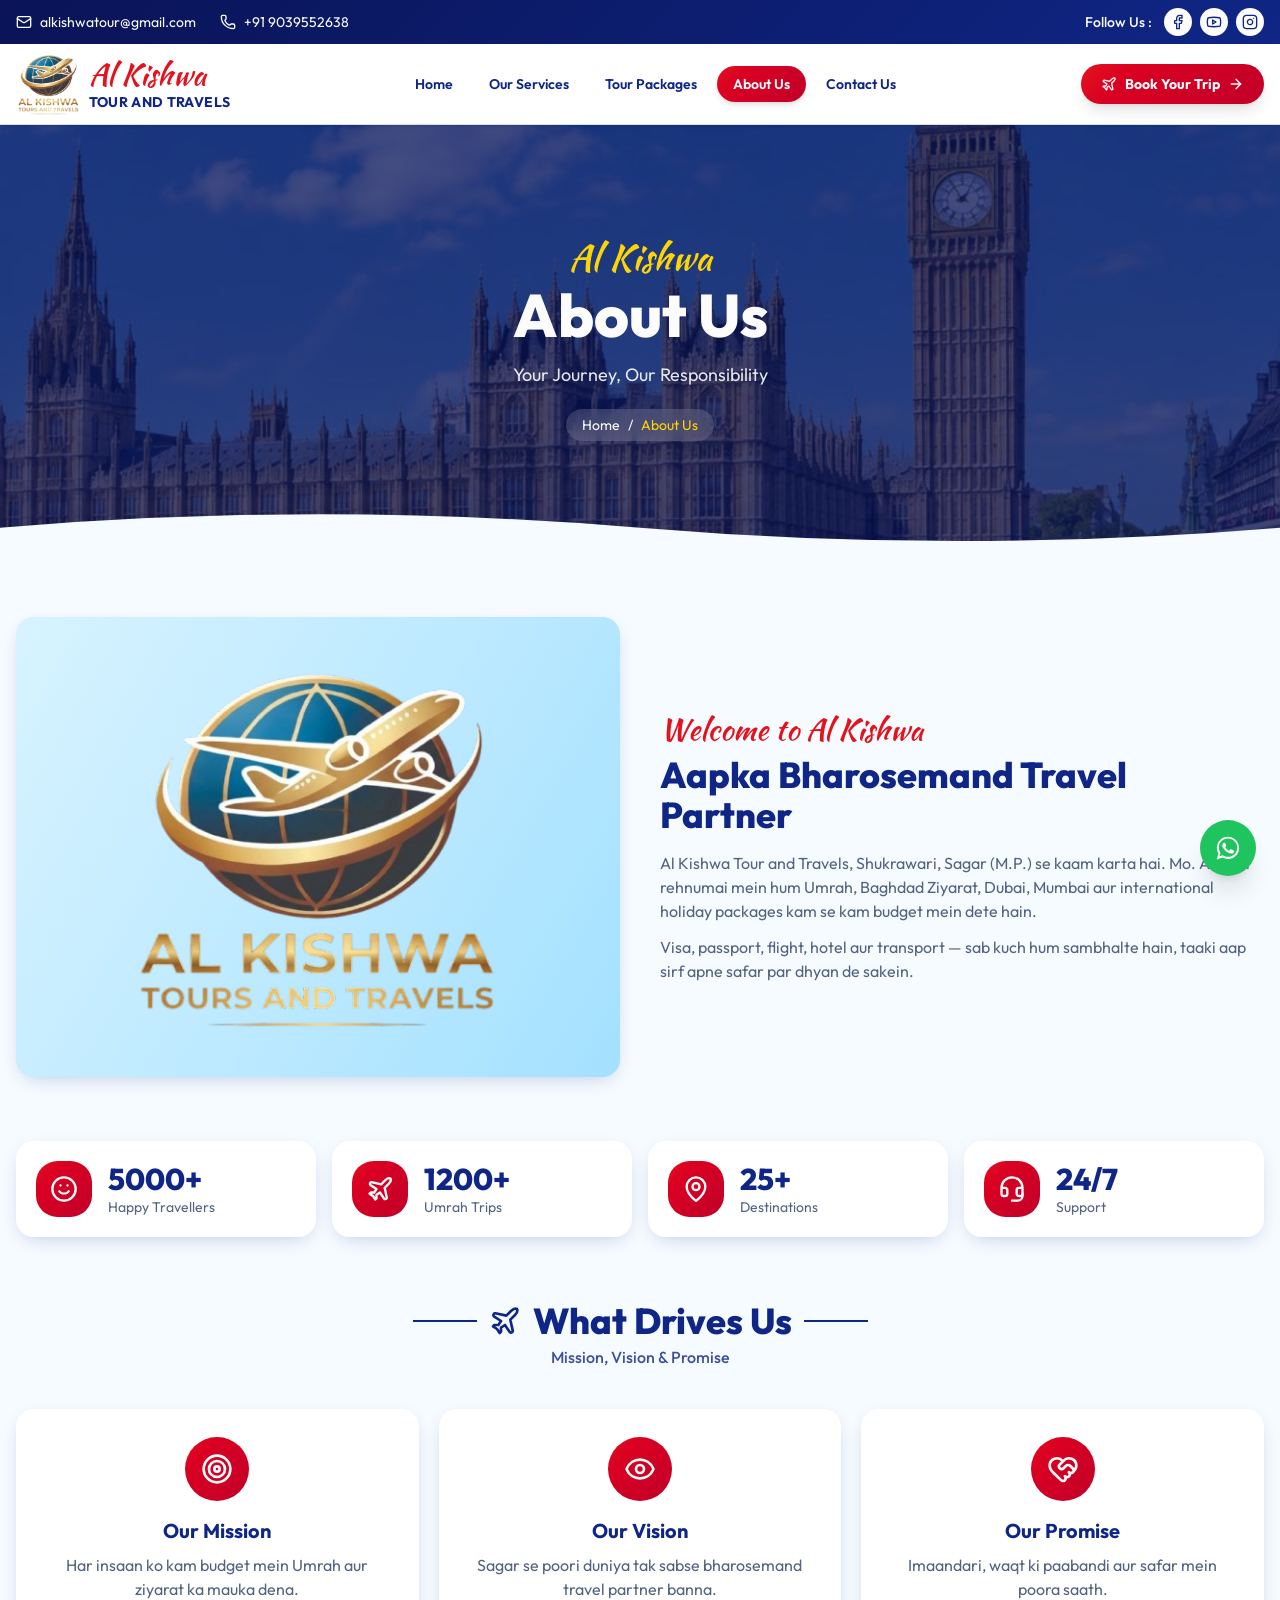
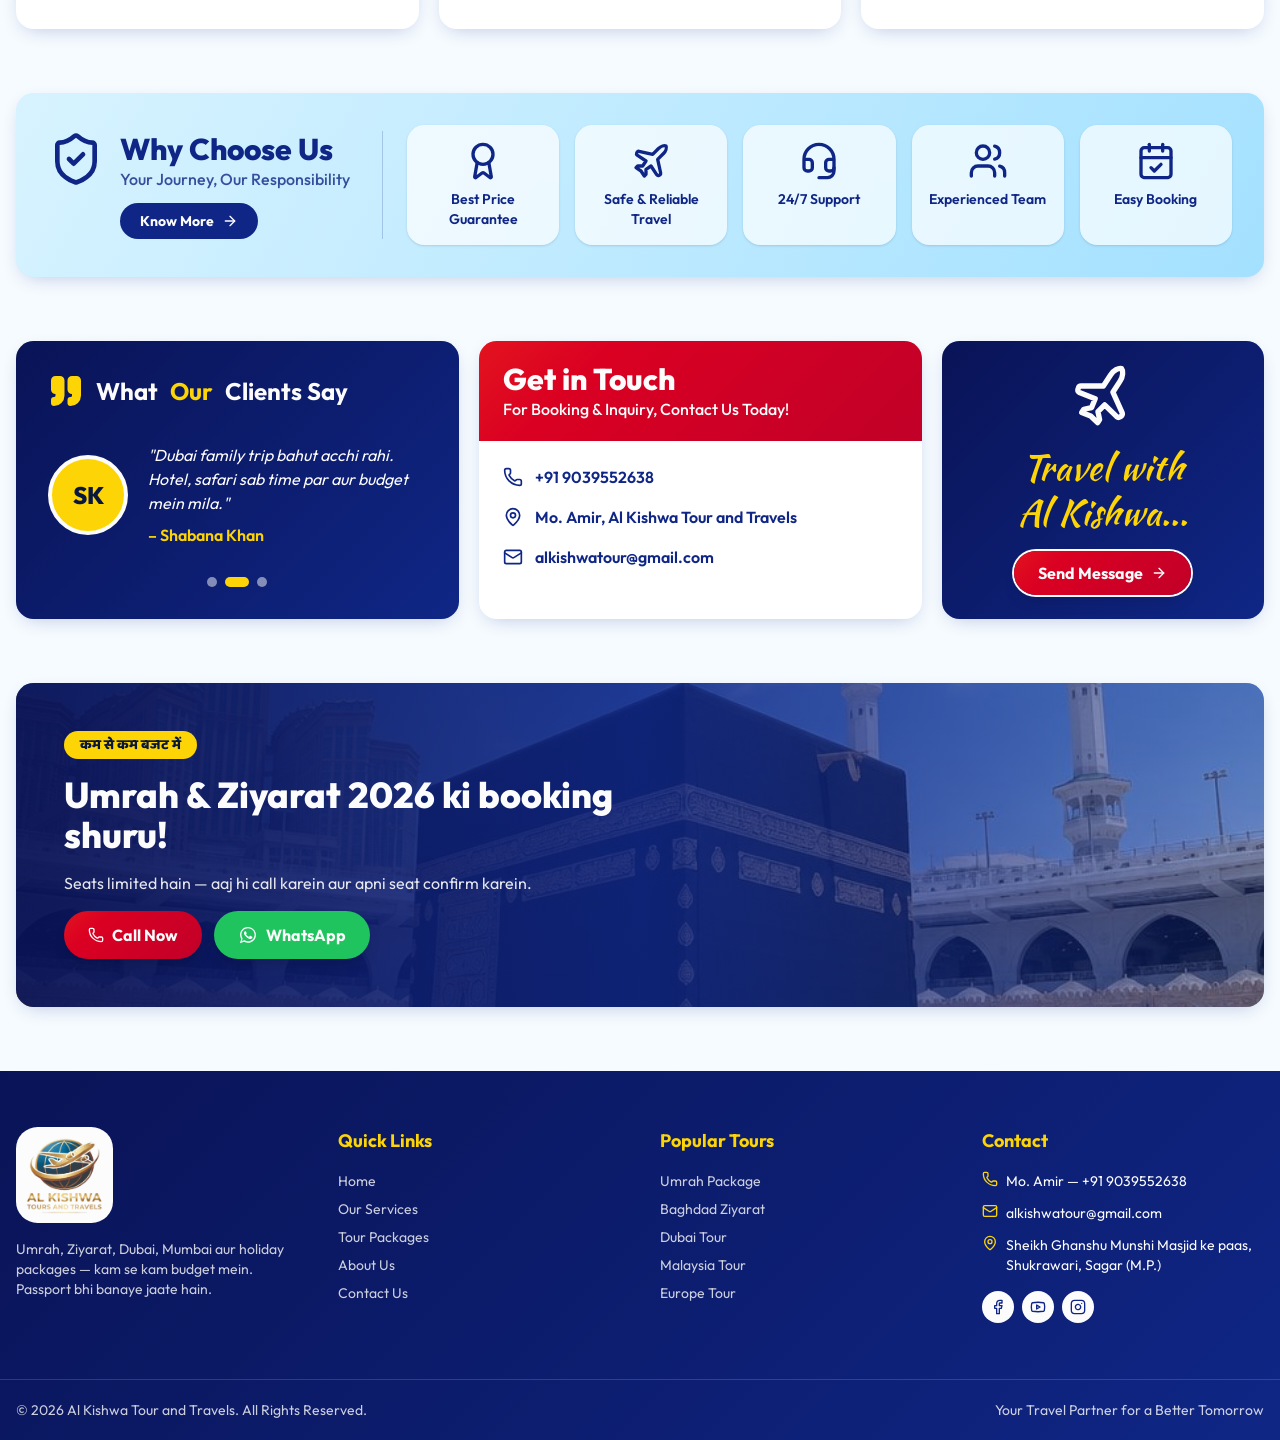
<file: pages/about.html>
<html data-tsd-source="/src/routes/__root.tsx:106:5" lang="en"><head data-tsd-source="/src/routes/__root.tsx:107:7"><meta charset="utf-8"/><meta content="width=device-width, initial-scale=1" name="viewport"/><link data-precedence="default" href="../styles/styles-B2iG-avm.css" rel="stylesheet"/><link data-precedence="default" href="../styles/css2.bin" rel="stylesheet"/><title>About Us — Al Kishwa Tour and Travels</title><meta content="website" property="og:type"/><meta content="summary_large_image" name="twitter:card"/><meta content="Al Kishwa Tour and Travels, Sagar (M.P.) — trusted partner for Umrah, Ziyarat and holiday tours." name="description"/><meta content="About Al Kishwa Tour and Travels" property="og:title"/><meta content="Trusted travel partner from Sagar for Umrah, Ziyarat and holidays." property="og:description"/><link href="https://fonts.googleapis.com" rel="preconnect"/><link crossorigin="anonymous" href="https://fonts.gstatic.com" rel="preconnect"/>
<style>
	#lovable-badge {
		--badge-bg: #1b1b1b;
		--badge-text: #c5c1b9;
		--badge-text-hover: #dcdad5;
		--badge-radius: 6px;
		--badge-padding: 8px;
		--badge-gap: 6px;
		--badge-shadow: 
			0 0 0 1px rgba(0, 0, 0, 0.88),
			0 1px 0 0 rgba(0, 0, 0, 0.04),
			0 2px 2px -1px rgba(0, 0, 0, 0.08),
			0 4px 4px -2px rgba(0, 0, 0, 0.08),
			0 8px 8px -4px rgba(0, 0, 0, 0.08),
			0 16px 16px -8px rgba(0, 0, 0, 0.08);
		--badge-transition-duration: 0.2s;
		--badge-transition-easing: cubic-bezier(0.16, 1, 0.32, 1);
		--focus-color: #575ECF;
		--focus-offset: 2px;
		--focus-width: 2px;
		
		position: fixed;
		bottom: 12px;
		right: 12px;
		height: 24px;
		display: flex;
		align-items: center;
		z-index: 1000000;
		background-color: var(--badge-bg) !important;
		color: var(--badge-text) !important;
		border-radius: var(--badge-radius);
		box-shadow: var(--badge-shadow) !important;
		font-size: 12px;
		font-family: system-ui, -apple-system, BlinkMacSystemFont, 'Segoe UI', Roboto, sans-serif;
		font-weight: 400 !important;
		text-transform: none !important;
		font-feature-settings: normal !important;
		transform: translateZ(0);
		will-change: transform, opacity;
		transition: opacity var(--badge-transition-duration) var(--badge-transition-easing);
	}

	#lovable-badge.closing {
		opacity: 0;
		pointer-events: none;
	}

	#lovable-badge-cta {
		display: flex;
		align-items: baseline;
		gap: var(--badge-gap);
		box-sizing: border-box;
		padding: 4px var(--badge-padding) 0;
		height: 100%;
		color: inherit;
		text-decoration: none;
		white-space: nowrap;
		border-radius: var(--badge-radius) 0 0 var(--badge-radius);
		transition: 
			background-color var(--badge-transition-duration) ease,
			color var(--badge-transition-duration) ease,
			transform 0.1s ease;
	}

	#lovable-badge-cta:hover {
		background: rgba(255, 255, 255, 0.04);
		color: var(--badge-text-hover);
	}

	#lovable-badge-cta:active {
		transform: scale(0.98);
	}

	#lovable-badge-cta:focus {
		outline: none;
	}

	#lovable-badge-cta:focus-visible {
		outline: var(--focus-width) solid var(--focus-color);
		outline-offset: var(--focus-offset);
		z-index: 1;
	}

	#lovable-badge-text {
		line-height: 1;
	}

	/* The wordmark baseline sits at y=12 of the 16px logo; an empty 12px box
	   makes that the flex baseline so the text aligns to it on any system font. */
	#lovable-badge-logo {
		position: relative;
		display: block;
		width: 52px;
		height: 12px;
	}

	#lovable-badge-logo svg {
		position: absolute;
		top: 0;
		left: 0;
	}

	#lovable-badge-divider {
		width: 1px;
		height: 24px;
		background-color: rgba(255, 255, 255, 0.04);
		flex-shrink: 0;
	}

	#lovable-badge-close {
		width: 24px;
		height: 24px;
		min-width: 24px;
		min-height: 24px;
		cursor: pointer;
		background: none;
		border: none;
		padding: 0;
		display: flex;
		align-items: center;
		justify-content: center;
		border-radius: 0 var(--badge-radius) var(--badge-radius) 0;
		flex-shrink: 0;
		transition: 
			background-color var(--badge-transition-duration) ease,
			transform 0.1s ease;
	}

	#lovable-badge-close:hover {
		background: rgba(255, 255, 255, 0.04);
	}

	#lovable-badge-close:active {
		transform: scale(0.92);
	}

	#lovable-badge-close:focus {
		outline: none;
	}

	#lovable-badge-close:focus-visible {
		outline: var(--focus-width) solid var(--focus-color);
		outline-offset: calc(var(--focus-offset) * -1);
		z-index: 1;
	}

	#lovable-badge-close svg path {
		fill: var(--badge-text);
		transition: fill var(--badge-transition-duration) ease;
	}

	#lovable-badge-close:hover svg path {
		fill: var(--badge-text-hover);
	}

	@media (prefers-reduced-motion: reduce) {
		#lovable-badge,
		#lovable-badge-cta,
		#lovable-badge-close,
		#lovable-badge-close svg path {
			transition: none;
		}
		
		#lovable-badge-cta:active,
		#lovable-badge-close:active {
			transform: none;
		}
	}

	@media (prefers-contrast: high) {
		#lovable-badge {
			--badge-bg: #000;
			--badge-text: #fff;
			--badge-text-hover: #fff;
			border: 2px solid currentColor;
		}
		
		#lovable-badge-cta:focus-visible,
		#lovable-badge-close:focus-visible {
			outline-width: 3px;
		}
	}
</style>
<meta content="About Al Kishwa Tour and Travels" name="twitter:title"/><meta content="Trusted travel partner from Sagar for Umrah, Ziyarat and holidays." name="twitter:description"/><meta content="https://pub-bb2e103a32db4e198524a2e9ed8f35b4.r2.dev/lovp_7c5qzbnr759bg8n7seb7ayd9wn/7451a935cb203a220f906a4ac58126b5_1793881748814.png" property="og:image"/><meta content="https://pub-bb2e103a32db4e198524a2e9ed8f35b4.r2.dev/lovp_7c5qzbnr759bg8n7seb7ayd9wn/7451a935cb203a220f906a4ac58126b5_1793881748814.png" name="twitter:image"/><link href="../images/alkishwa-logo.png" rel="icon" type="image/png"/><style>
/* Al Kishwa custom mobile floating navigation */
.ak-bottom-dock{position:fixed;z-index:1000;left:50%;bottom:18px;transform:translateX(-50%);width:min(560px,calc(100% - 34px));padding:12px 16px 10px;border:1px solid rgba(255,255,255,.34);border-radius:42px;background:linear-gradient(135deg,rgba(12,25,66,.94),rgba(25,48,112,.91));box-shadow:0 18px 42px rgba(8,18,60,.32),inset 0 1px 2px rgba(255,255,255,.3);backdrop-filter:blur(22px);-webkit-backdrop-filter:blur(22px)}
.ak-bottom-dock ul{display:grid;grid-template-columns:repeat(5,1fr);align-items:center;gap:8px;margin:0;padding:0;list-style:none}
.ak-bottom-dock li{display:flex;justify-content:center}
.ak-bottom-dock a{position:relative;display:flex;min-width:48px;min-height:50px;align-items:center;justify-content:center;flex-direction:column;color:#fff;text-decoration:none;transition:transform .28s ease}
.ak-bottom-dock .dock-icon{width:44px;height:44px;display:grid;place-items:center;border-radius:50%;transition:all .3s ease}
.ak-bottom-dock svg{width:25px;height:25px}
.ak-bottom-dock small{position:absolute;top:48px;font-size:9px;line-height:1;color:#fff;opacity:0;transition:opacity .25s}
.ak-bottom-dock a[aria-current=page] .dock-icon{background:linear-gradient(145deg,#ef626e,#d92743);box-shadow:0 8px 20px rgba(228,48,75,.4),0 0 0 5px rgba(255,255,255,.09);transform:translateY(-15px)}
.ak-bottom-dock a[aria-current=page] small{opacity:1}
.ak-bottom-dock a:hover .dock-icon{background:rgba(255,255,255,.13);transform:translateY(-5px)}
.ak-bottom-dock .dock-book .dock-icon{background:linear-gradient(145deg,#f4bd39,#e99018);color:#14245d;box-shadow:0 7px 18px rgba(244,173,35,.3);transform:translateY(-9px)}
.ak-bottom-dock .dock-book:hover .dock-icon{transform:translateY(-13px)}
@media(min-width:1024px){.ak-bottom-dock{display:none}}
@media(max-width:420px){.ak-bottom-dock{bottom:12px;padding:9px 10px 8px;width:calc(100% - 24px)}.ak-bottom-dock .dock-icon{width:40px;height:40px}.ak-bottom-dock svg{width:23px;height:23px}.ak-bottom-dock a{min-height:46px}}
</style></head><body data-tsd-source="/src/routes/__root.tsx:110:7"><div class="min-h-screen overflow-x-hidden" data-tsd-source="/src/components/site/Layout.tsx:152:5"><div class="hidden bg-gradient-navy text-on-dark md:block" data-tsd-source="/src/components/site/Layout.tsx:41:7"><div class="mx-auto flex max-w-7xl items-center justify-between px-4 py-2 text-sm" data-tsd-source="/src/components/site/Layout.tsx:42:9"><div class="flex items-center gap-6" data-tsd-source="/src/components/site/Layout.tsx:43:11"><a class="flex items-center gap-2 hover:text-sun" data-tsd-source="/src/components/site/Layout.tsx:44:13" href="mailto:alkishwatour@gmail.com"><svg aria-hidden="true" class="lucide lucide-mail h-4 w-4" data-tsd-source="/src/components/site/Layout.tsx:44:100" fill="none" height="24" stroke="currentColor" stroke-linecap="round" stroke-linejoin="round" stroke-width="2" viewbox="0 0 24 24" width="24" xmlns="http://www.w3.org/2000/svg"><path d="m22 7-8.991 5.727a2 2 0 0 1-2.009 0L2 7"></path><rect height="16" rx="2" width="20" x="2" y="4"></rect></svg>alkishwatour@gmail.com</a><a class="flex items-center gap-2 hover:text-sun" data-tsd-source="/src/components/site/Layout.tsx:45:13" href="tel:+919039552638"><svg aria-hidden="true" class="lucide lucide-phone h-4 w-4" data-tsd-source="/src/components/site/Layout.tsx:45:100" fill="none" height="24" stroke="currentColor" stroke-linecap="round" stroke-linejoin="round" stroke-width="2" viewbox="0 0 24 24" width="24" xmlns="http://www.w3.org/2000/svg"><path d="M13.832 16.568a1 1 0 0 0 1.213-.303l.355-.465A2 2 0 0 1 17 15h3a2 2 0 0 1 2 2v3a2 2 0 0 1-2 2A18 18 0 0 1 2 4a2 2 0 0 1 2-2h3a2 2 0 0 1 2 2v3a2 2 0 0 1-.8 1.6l-.468.351a1 1 0 0 0-.292 1.233 14 14 0 0 0 6.392 6.384"></path></svg>+91 9039552638</a></div><div class="flex items-center gap-3" data-tsd-source="/src/components/site/Layout.tsx:47:11"><span class="font-medium" data-tsd-source="/src/components/site/Layout.tsx:47:52">Follow Us :</span><div class="flex items-center gap-2" data-tsd-source="/src/components/site/Layout.tsx:20:5"><a aria-label="social" class="h-7 w-7 grid place-items-center rounded-full bg-on-dark text-navy transition-transform hover:scale-110" data-tsd-source="/src/components/site/Layout.tsx:22:9" href="#"><svg aria-hidden="true" class="lucide lucide-facebook h-4 w-4" data-tsd-source="/src/components/site/Layout.tsx:23:11" fill="none" height="24" stroke="currentColor" stroke-linecap="round" stroke-linejoin="round" stroke-width="2" viewbox="0 0 24 24" width="24" xmlns="http://www.w3.org/2000/svg"><path d="M18 2h-3a5 5 0 0 0-5 5v3H7v4h3v8h4v-8h3l1-4h-4V7a1 1 0 0 1 1-1h3z"></path></svg></a><a aria-label="social" class="h-7 w-7 grid place-items-center rounded-full bg-on-dark text-navy transition-transform hover:scale-110" data-tsd-source="/src/components/site/Layout.tsx:22:9" href="#"><svg aria-hidden="true" class="lucide lucide-youtube h-4 w-4" data-tsd-source="/src/components/site/Layout.tsx:23:11" fill="none" height="24" stroke="currentColor" stroke-linecap="round" stroke-linejoin="round" stroke-width="2" viewbox="0 0 24 24" width="24" xmlns="http://www.w3.org/2000/svg"><path d="M2.5 17a24.12 24.12 0 0 1 0-10 2 2 0 0 1 1.4-1.4 49.56 49.56 0 0 1 16.2 0A2 2 0 0 1 21.5 7a24.12 24.12 0 0 1 0 10 2 2 0 0 1-1.4 1.4 49.55 49.55 0 0 1-16.2 0A2 2 0 0 1 2.5 17"></path><path d="m10 15 5-3-5-3z"></path></svg></a><a aria-label="social" class="h-7 w-7 grid place-items-center rounded-full bg-on-dark text-navy transition-transform hover:scale-110" data-tsd-source="/src/components/site/Layout.tsx:22:9" href="#"><svg aria-hidden="true" class="lucide lucide-instagram h-4 w-4" data-tsd-source="/src/components/site/Layout.tsx:23:11" fill="none" height="24" stroke="currentColor" stroke-linecap="round" stroke-linejoin="round" stroke-width="2" viewbox="0 0 24 24" width="24" xmlns="http://www.w3.org/2000/svg"><rect height="20" rx="5" ry="5" width="20" x="2" y="2"></rect><path d="M16 11.37A4 4 0 1 1 12.63 8 4 4 0 0 1 16 11.37z"></path><line x1="17.5" x2="17.51" y1="6.5" y2="6.5"></line></svg></a></div></div></div></div><header class="sticky top-0 z-40 border-b bg-card/95 shadow-sm backdrop-blur" data-tsd-source="/src/components/site/Layout.tsx:50:7"><div class="mx-auto flex max-w-7xl items-center justify-between gap-4 px-4 py-2" data-tsd-source="/src/components/site/Layout.tsx:51:9"><a class="flex min-w-0 items-center gap-2" data-tsd-source="/src/components/site/Layout.tsx:52:11" href="../index.html"><img alt="Al Kishwa Tours and Travels logo" class="h-14 w-auto shrink-0 md:h-16" data-tsd-source="/src/components/site/Layout.tsx:53:13" src="../images/alkishwa-logo.png"/><div class="min-w-0 leading-none" data-tsd-source="/src/components/site/Layout.tsx:54:13"><div class="truncate font-script text-2xl text-brand-red md:text-3xl" data-tsd-source="/src/components/site/Layout.tsx:55:15">Al Kishwa</div><div class="truncate text-xs font-bold tracking-wide text-navy md:text-sm" data-tsd-source="/src/components/site/Layout.tsx:56:15">TOUR AND TRAVELS</div></div></a><nav class="hidden items-center gap-1 lg:flex" data-tsd-source="/src/components/site/Layout.tsx:59:11"><a class="rounded-full px-4 py-2 text-sm font-semibold text-navy transition-colors hover:bg-secondary" data-tsd-source="/src/components/site/Layout.tsx:61:15" href="../index.html">Home</a><a class="rounded-full px-4 py-2 text-sm font-semibold text-navy transition-colors hover:bg-secondary" data-tsd-source="/src/components/site/Layout.tsx:61:15" href="../pages/services.html">Our Services</a><a class="rounded-full px-4 py-2 text-sm font-semibold text-navy transition-colors hover:bg-secondary" data-tsd-source="/src/components/site/Layout.tsx:61:15" href="../pages/packages.html">Tour Packages</a><a aria-current="page" class="rounded-full px-4 py-2 text-sm font-semibold text-navy transition-colors hover:bg-secondary bg-gradient-red text-on-dark shadow-md hover:bg-transparent" data-status="active" data-tsd-source="/src/components/site/Layout.tsx:61:15" href="../pages/about.html">About Us</a><a class="rounded-full px-4 py-2 text-sm font-semibold text-navy transition-colors hover:bg-secondary" data-tsd-source="/src/components/site/Layout.tsx:61:15" href="../pages/contact.html">Contact Us</a></nav><a class="hidden shrink-0 items-center gap-2 rounded-full bg-gradient-red px-5 py-2.5 text-sm font-bold text-on-dark shadow-lg transition-transform hover:scale-105 sm:flex" data-tsd-source="/src/components/site/Layout.tsx:68:11" href="../pages/contact.html"><svg aria-hidden="true" class="lucide lucide-plane h-4 w-4" data-tsd-source="/src/components/site/Layout.tsx:69:13" fill="none" height="24" stroke="currentColor" stroke-linecap="round" stroke-linejoin="round" stroke-width="2" viewbox="0 0 24 24" width="24" xmlns="http://www.w3.org/2000/svg"><path d="M17.8 19.2 16 11l3.5-3.5C21 6 21.5 4 21 3c-1-.5-3 0-4.5 1.5L13 8 4.8 6.2c-.5-.1-.9.1-1.1.5l-.3.5c-.2.5-.1 1 .3 1.3L9 12l-2 3H4l-1 1 3 2 2 3 1-1v-3l3-2 3.5 5.3c.3.4.8.5 1.3.3l.5-.2c.4-.3.6-.7.5-1.2z"></path></svg> Book Your Trip <svg aria-hidden="true" class="lucide lucide-arrow-right h-4 w-4" data-tsd-source="/src/components/site/Layout.tsx:69:58" fill="none" height="24" stroke="currentColor" stroke-linecap="round" stroke-linejoin="round" stroke-width="2" viewbox="0 0 24 24" width="24" xmlns="http://www.w3.org/2000/svg"><path d="M5 12h14"></path><path d="m12 5 7 7-7 7"></path></svg></a><a aria-label="Call" class="grid h-11 w-11 shrink-0 place-items-center rounded-full bg-gradient-red text-on-dark shadow-md sm:hidden" data-tsd-source="/src/components/site/Layout.tsx:71:11" href="tel:+919039552638"><svg aria-hidden="true" class="lucide lucide-phone h-5 w-5" data-tsd-source="/src/components/site/Layout.tsx:72:13" fill="none" height="24" stroke="currentColor" stroke-linecap="round" stroke-linejoin="round" stroke-width="2" viewbox="0 0 24 24" width="24" xmlns="http://www.w3.org/2000/svg"><path d="M13.832 16.568a1 1 0 0 0 1.213-.303l.355-.465A2 2 0 0 1 17 15h3a2 2 0 0 1 2 2v3a2 2 0 0 1-2 2A18 18 0 0 1 2 4a2 2 0 0 1 2-2h3a2 2 0 0 1 2 2v3a2 2 0 0 1-.8 1.6l-.468.351a1 1 0 0 0-.292 1.233 14 14 0 0 0 6.392 6.384"></path></svg></a></div></header><main data-tsd-source="/src/components/site/Layout.tsx:154:7"><!--$--><section class="relative overflow-hidden" data-tsd-source="/src/components/site/Sections.tsx:29:5"><img alt="About Us" class="absolute inset-0 h-full w-full object-cover" data-tsd-source="/src/components/site/Sections.tsx:30:7" src="../images/europe-BR-sYuMC.jpg"/><div class="absolute inset-0 bg-navy-deep/75" data-tsd-source="/src/components/site/Sections.tsx:31:7"></div><div class="relative mx-auto max-w-7xl px-4 py-20 text-center text-on-dark md:py-28" data-tsd-source="/src/components/site/Sections.tsx:32:7"><p class="font-script text-3xl text-sun md:text-4xl" data-tsd-source="/src/components/site/Sections.tsx:33:9">Al Kishwa</p><h1 class="mt-2 text-4xl font-extrabold md:text-6xl animate-fade-up" data-tsd-source="/src/components/site/Sections.tsx:34:9">About Us</h1><p class="mx-auto mt-4 max-w-2xl text-lg opacity-90" data-tsd-source="/src/components/site/Sections.tsx:35:9">Your Journey, Our Responsibility</p><div class="mt-5 inline-flex gap-2 rounded-full bg-on-dark/15 px-4 py-1.5 text-sm backdrop-blur" data-tsd-source="/src/components/site/Sections.tsx:36:9"><a class="hover:text-sun" data-tsd-source="/src/components/site/Sections.tsx:37:11" href="../index.html">Home</a> / <span class="text-sun" data-tsd-source="/src/components/site/Sections.tsx:37:65">About Us</span></div></div><svg class="absolute -bottom-px left-0 w-full text-background" data-tsd-source="/src/components/site/Sections.tsx:40:7" fill="currentColor" preserveaspectratio="none" viewbox="0 0 1440 60"><path d="M0 60V30Q360 0 720 30T1440 30V60Z" data-tsd-source="/src/components/site/Sections.tsx:40:143"></path></svg></section><section class="mx-auto max-w-7xl px-4 py-14 md:py-16" data-tsd-source="/src/components/site/Sections.tsx:24:10"><div class="grid items-center gap-10 lg:grid-cols-2" data-tsd-source="/src/routes/about.tsx:30:9"><div class="card-lift grid place-items-center bg-gradient-sky p-10" data-tsd-source="/src/routes/about.tsx:31:11"><img alt="Al Kishwa logo" class="w-full max-w-sm animate-float" data-tsd-source="/src/routes/about.tsx:31:83" src="../images/alkishwa-logo.png"/></div><div data-tsd-source="/src/routes/about.tsx:32:11"><p class="font-script text-3xl text-brand-red" data-tsd-source="/src/routes/about.tsx:33:13">Welcome to Al Kishwa</p><h2 class="mt-2 text-3xl font-extrabold text-navy md:text-4xl" data-tsd-source="/src/routes/about.tsx:34:13">Aapka Bharosemand Travel Partner</h2><p class="mt-4 text-muted-foreground" data-tsd-source="/src/routes/about.tsx:35:13">Al Kishwa Tour and Travels, Shukrawari, Sagar (M.P.) se kaam karta hai. <!-- -->Mo. Amir<!-- --> ki rehnumai mein hum Umrah, Baghdad Ziyarat, Dubai, Mumbai aur international holiday packages kam se kam budget mein dete hain.</p><p class="mt-3 text-muted-foreground" data-tsd-source="/src/routes/about.tsx:36:13">Visa, passport, flight, hotel aur transport — sab kuch hum sambhalte hain, taaki aap sirf apne safar par dhyan de sakein.</p></div></div></section><section class="mx-auto max-w-7xl px-4 py-14 md:py-16 pt-0 md:pt-0" data-tsd-source="/src/components/site/Sections.tsx:24:10"><div class="grid grid-cols-2 gap-4 lg:grid-cols-4" data-tsd-source="/src/components/site/Sections.tsx:196:5"><div class="card-lift group flex items-center gap-4 p-5" data-tsd-source="/src/components/site/Sections.tsx:198:9"><span class="grid h-14 w-14 shrink-0 place-items-center rounded-2xl bg-gradient-red text-on-dark transition-transform group-hover:rotate-6" data-tsd-source="/src/components/site/Sections.tsx:199:11"><svg aria-hidden="true" class="lucide lucide-smile h-7 w-7" data-tsd-source="/src/components/site/Sections.tsx:199:155" fill="none" height="24" stroke="currentColor" stroke-linecap="round" stroke-linejoin="round" stroke-width="2" viewbox="0 0 24 24" width="24" xmlns="http://www.w3.org/2000/svg"><circle cx="12" cy="12" r="10"></circle><path d="M8 14s1.5 2 4 2 4-2 4-2"></path><line x1="9" x2="9.01" y1="9" y2="9"></line><line x1="15" x2="15.01" y1="9" y2="9"></line></svg></span><div data-tsd-source="/src/components/site/Sections.tsx:200:11"><div class="text-2xl font-extrabold text-navy md:text-3xl" data-tsd-source="/src/components/site/Sections.tsx:201:13">5000+</div><div class="text-sm text-muted-foreground" data-tsd-source="/src/components/site/Sections.tsx:202:13">Happy Travellers</div></div></div><div class="card-lift group flex items-center gap-4 p-5" data-tsd-source="/src/components/site/Sections.tsx:198:9"><span class="grid h-14 w-14 shrink-0 place-items-center rounded-2xl bg-gradient-red text-on-dark transition-transform group-hover:rotate-6" data-tsd-source="/src/components/site/Sections.tsx:199:11"><svg aria-hidden="true" class="lucide lucide-plane h-7 w-7" data-tsd-source="/src/components/site/Sections.tsx:199:155" fill="none" height="24" stroke="currentColor" stroke-linecap="round" stroke-linejoin="round" stroke-width="2" viewbox="0 0 24 24" width="24" xmlns="http://www.w3.org/2000/svg"><path d="M17.8 19.2 16 11l3.5-3.5C21 6 21.5 4 21 3c-1-.5-3 0-4.5 1.5L13 8 4.8 6.2c-.5-.1-.9.1-1.1.5l-.3.5c-.2.5-.1 1 .3 1.3L9 12l-2 3H4l-1 1 3 2 2 3 1-1v-3l3-2 3.5 5.3c.3.4.8.5 1.3.3l.5-.2c.4-.3.6-.7.5-1.2z"></path></svg></span><div data-tsd-source="/src/components/site/Sections.tsx:200:11"><div class="text-2xl font-extrabold text-navy md:text-3xl" data-tsd-source="/src/components/site/Sections.tsx:201:13">1200+</div><div class="text-sm text-muted-foreground" data-tsd-source="/src/components/site/Sections.tsx:202:13">Umrah Trips</div></div></div><div class="card-lift group flex items-center gap-4 p-5" data-tsd-source="/src/components/site/Sections.tsx:198:9"><span class="grid h-14 w-14 shrink-0 place-items-center rounded-2xl bg-gradient-red text-on-dark transition-transform group-hover:rotate-6" data-tsd-source="/src/components/site/Sections.tsx:199:11"><svg aria-hidden="true" class="lucide lucide-map-pin h-7 w-7" data-tsd-source="/src/components/site/Sections.tsx:199:155" fill="none" height="24" stroke="currentColor" stroke-linecap="round" stroke-linejoin="round" stroke-width="2" viewbox="0 0 24 24" width="24" xmlns="http://www.w3.org/2000/svg"><path d="M20 10c0 4.993-5.539 10.193-7.399 11.799a1 1 0 0 1-1.202 0C9.539 20.193 4 14.993 4 10a8 8 0 0 1 16 0"></path><circle cx="12" cy="10" r="3"></circle></svg></span><div data-tsd-source="/src/components/site/Sections.tsx:200:11"><div class="text-2xl font-extrabold text-navy md:text-3xl" data-tsd-source="/src/components/site/Sections.tsx:201:13">25+</div><div class="text-sm text-muted-foreground" data-tsd-source="/src/components/site/Sections.tsx:202:13">Destinations</div></div></div><div class="card-lift group flex items-center gap-4 p-5" data-tsd-source="/src/components/site/Sections.tsx:198:9"><span class="grid h-14 w-14 shrink-0 place-items-center rounded-2xl bg-gradient-red text-on-dark transition-transform group-hover:rotate-6" data-tsd-source="/src/components/site/Sections.tsx:199:11"><svg aria-hidden="true" class="lucide lucide-headset h-7 w-7" data-tsd-source="/src/components/site/Sections.tsx:199:155" fill="none" height="24" stroke="currentColor" stroke-linecap="round" stroke-linejoin="round" stroke-width="2" viewbox="0 0 24 24" width="24" xmlns="http://www.w3.org/2000/svg"><path d="M3 11h3a2 2 0 0 1 2 2v3a2 2 0 0 1-2 2H5a2 2 0 0 1-2-2v-5Zm0 0a9 9 0 1 1 18 0m0 0v5a2 2 0 0 1-2 2h-1a2 2 0 0 1-2-2v-3a2 2 0 0 1 2-2h3Z"></path><path d="M21 16v2a4 4 0 0 1-4 4h-5"></path></svg></span><div data-tsd-source="/src/components/site/Sections.tsx:200:11"><div class="text-2xl font-extrabold text-navy md:text-3xl" data-tsd-source="/src/components/site/Sections.tsx:201:13">24/7</div><div class="text-sm text-muted-foreground" data-tsd-source="/src/components/site/Sections.tsx:202:13">Support</div></div></div></div></section><section class="mx-auto max-w-7xl px-4 py-14 md:py-16 pt-0 md:pt-0" data-tsd-source="/src/components/site/Sections.tsx:24:10"><div class="mb-10 text-center" data-tsd-source="/src/components/site/Sections.tsx:11:5"><div class="flex items-center justify-center gap-3" data-tsd-source="/src/components/site/Sections.tsx:12:7"><span class="hidden h-0.5 w-16 bg-navy sm:block" data-tsd-source="/src/components/site/Sections.tsx:13:9"></span><svg aria-hidden="true" class="lucide lucide-plane h-8 w-8 shrink-0 text-navy" data-tsd-source="/src/components/site/Sections.tsx:14:9" fill="none" height="24" stroke="currentColor" stroke-linecap="round" stroke-linejoin="round" stroke-width="2" viewbox="0 0 24 24" width="24" xmlns="http://www.w3.org/2000/svg"><path d="M17.8 19.2 16 11l3.5-3.5C21 6 21.5 4 21 3c-1-.5-3 0-4.5 1.5L13 8 4.8 6.2c-.5-.1-.9.1-1.1.5l-.3.5c-.2.5-.1 1 .3 1.3L9 12l-2 3H4l-1 1 3 2 2 3 1-1v-3l3-2 3.5 5.3c.3.4.8.5 1.3.3l.5-.2c.4-.3.6-.7.5-1.2z"></path></svg><h2 class="text-3xl font-extrabold text-navy md:text-4xl" data-tsd-source="/src/components/site/Sections.tsx:15:9">What Drives Us</h2><span class="hidden h-0.5 w-16 bg-navy sm:block" data-tsd-source="/src/components/site/Sections.tsx:16:9"></span></div><p class="mt-1 font-medium text-navy/80" data-tsd-source="/src/components/site/Sections.tsx:18:15">Mission, Vision &amp; Promise</p></div><div class="grid gap-5 md:grid-cols-3" data-tsd-source="/src/routes/about.tsx:43:9"><div class="card-lift group p-7 text-center" data-tsd-source="/src/routes/about.tsx:45:13"><span class="mx-auto grid h-16 w-16 place-items-center rounded-full bg-gradient-red text-on-dark transition-transform group-hover:scale-110" data-tsd-source="/src/routes/about.tsx:46:15"><svg aria-hidden="true" class="lucide lucide-target h-8 w-8" data-tsd-source="/src/routes/about.tsx:46:160" fill="none" height="24" stroke="currentColor" stroke-linecap="round" stroke-linejoin="round" stroke-width="2" viewbox="0 0 24 24" width="24" xmlns="http://www.w3.org/2000/svg"><circle cx="12" cy="12" r="10"></circle><circle cx="12" cy="12" r="6"></circle><circle cx="12" cy="12" r="2"></circle></svg></span><h3 class="mt-4 text-xl font-bold text-navy" data-tsd-source="/src/routes/about.tsx:47:15">Our Mission</h3><p class="mt-2 text-muted-foreground" data-tsd-source="/src/routes/about.tsx:48:15">Har insaan ko kam budget mein Umrah aur ziyarat ka mauka dena.</p></div><div class="card-lift group p-7 text-center" data-tsd-source="/src/routes/about.tsx:45:13"><span class="mx-auto grid h-16 w-16 place-items-center rounded-full bg-gradient-red text-on-dark transition-transform group-hover:scale-110" data-tsd-source="/src/routes/about.tsx:46:15"><svg aria-hidden="true" class="lucide lucide-eye h-8 w-8" data-tsd-source="/src/routes/about.tsx:46:160" fill="none" height="24" stroke="currentColor" stroke-linecap="round" stroke-linejoin="round" stroke-width="2" viewbox="0 0 24 24" width="24" xmlns="http://www.w3.org/2000/svg"><path d="M2.062 12.348a1 1 0 0 1 0-.696 10.75 10.75 0 0 1 19.876 0 1 1 0 0 1 0 .696 10.75 10.75 0 0 1-19.876 0"></path><circle cx="12" cy="12" r="3"></circle></svg></span><h3 class="mt-4 text-xl font-bold text-navy" data-tsd-source="/src/routes/about.tsx:47:15">Our Vision</h3><p class="mt-2 text-muted-foreground" data-tsd-source="/src/routes/about.tsx:48:15">Sagar se poori duniya tak sabse bharosemand travel partner banna.</p></div><div class="card-lift group p-7 text-center" data-tsd-source="/src/routes/about.tsx:45:13"><span class="mx-auto grid h-16 w-16 place-items-center rounded-full bg-gradient-red text-on-dark transition-transform group-hover:scale-110" data-tsd-source="/src/routes/about.tsx:46:15"><svg aria-hidden="true" class="lucide lucide-heart-handshake h-8 w-8" data-tsd-source="/src/routes/about.tsx:46:160" fill="none" height="24" stroke="currentColor" stroke-linecap="round" stroke-linejoin="round" stroke-width="2" viewbox="0 0 24 24" width="24" xmlns="http://www.w3.org/2000/svg"><path d="M19.414 14.414C21 12.828 22 11.5 22 9.5a5.5 5.5 0 0 0-9.591-3.676.6.6 0 0 1-.818.001A5.5 5.5 0 0 0 2 9.5c0 2.3 1.5 4 3 5.5l5.535 5.362a2 2 0 0 0 2.879.052 2.12 2.12 0 0 0-.004-3 2.124 2.124 0 1 0 3-3 2.124 2.124 0 0 0 3.004 0 2 2 0 0 0 0-2.828l-1.881-1.882a2.41 2.41 0 0 0-3.409 0l-1.71 1.71a2 2 0 0 1-2.828 0 2 2 0 0 1 0-2.828l2.823-2.762"></path></svg></span><h3 class="mt-4 text-xl font-bold text-navy" data-tsd-source="/src/routes/about.tsx:47:15">Our Promise</h3><p class="mt-2 text-muted-foreground" data-tsd-source="/src/routes/about.tsx:48:15">Imaandari, waqt ki paabandi aur safar mein poora saath.</p></div></div></section><section class="mx-auto max-w-7xl px-4 py-14 md:py-16 pt-0 md:pt-0" data-tsd-source="/src/components/site/Sections.tsx:24:10"><div class="card-lift bg-gradient-sky grid items-center gap-6 p-6 hover:translate-y-0 lg:grid-cols-[auto_1fr] lg:p-8" data-tsd-source="/src/components/site/Sections.tsx:71:5"><div class="flex items-start gap-4 lg:border-r lg:border-navy/20 lg:pr-8" data-tsd-source="/src/components/site/Sections.tsx:72:7"><svg aria-hidden="true" class="lucide lucide-shield-check h-14 w-14 shrink-0 text-navy" data-tsd-source="/src/components/site/Sections.tsx:73:9" fill="none" height="24" stroke="currentColor" stroke-linecap="round" stroke-linejoin="round" stroke-width="2" viewbox="0 0 24 24" width="24" xmlns="http://www.w3.org/2000/svg"><path d="M20 13c0 5-3.5 7.5-7.66 8.95a1 1 0 0 1-.67-.01C7.5 20.5 4 18 4 13V6a1 1 0 0 1 1-1c2 0 4.5-1.2 6.24-2.72a1.17 1.17 0 0 1 1.52 0C14.51 3.81 17 5 19 5a1 1 0 0 1 1 1z"></path><path d="m9 12 2 2 4-4"></path></svg><div data-tsd-source="/src/components/site/Sections.tsx:74:9"><h3 class="text-3xl font-extrabold text-navy" data-tsd-source="/src/components/site/Sections.tsx:75:11">Why Choose Us</h3><p class="font-medium text-navy/80" data-tsd-source="/src/components/site/Sections.tsx:76:11">Your Journey, Our Responsibility</p><a aria-current="page" class="mt-3 inline-flex items-center gap-2 rounded-full bg-navy px-5 py-2 text-sm font-bold text-on-dark transition-transform hover:scale-105 active" data-status="active" data-tsd-source="/src/components/site/Sections.tsx:77:11" href="../pages/about.html">Know More <svg aria-hidden="true" class="lucide lucide-arrow-right h-4 w-4" data-tsd-source="/src/components/site/Sections.tsx:77:186" fill="none" height="24" stroke="currentColor" stroke-linecap="round" stroke-linejoin="round" stroke-width="2" viewbox="0 0 24 24" width="24" xmlns="http://www.w3.org/2000/svg"><path d="M5 12h14"></path><path d="m12 5 7 7-7 7"></path></svg></a></div></div><div class="grid grid-cols-2 gap-4 sm:grid-cols-3 md:grid-cols-5" data-tsd-source="/src/components/site/Sections.tsx:80:7"><div class="group flex flex-col items-center gap-2 rounded-xl bg-card/70 p-4 text-center shadow-sm transition-all hover:-translate-y-1 hover:bg-card hover:shadow-lg" data-tsd-source="/src/components/site/Sections.tsx:82:11"><svg aria-hidden="true" class="lucide lucide-award h-10 w-10 text-navy transition-transform group-hover:scale-110 group-hover:text-brand-red" data-tsd-source="/src/components/site/Sections.tsx:83:13" fill="none" height="24" stroke="currentColor" stroke-linecap="round" stroke-linejoin="round" stroke-width="2" viewbox="0 0 24 24" width="24" xmlns="http://www.w3.org/2000/svg"><path d="m15.477 12.89 1.515 8.526a.5.5 0 0 1-.81.47l-3.58-2.687a1 1 0 0 0-1.197 0l-3.586 2.686a.5.5 0 0 1-.81-.469l1.514-8.526"></path><circle cx="12" cy="8" r="6"></circle></svg><span class="text-sm font-semibold text-navy" data-tsd-source="/src/components/site/Sections.tsx:84:13">Best Price Guarantee</span></div><div class="group flex flex-col items-center gap-2 rounded-xl bg-card/70 p-4 text-center shadow-sm transition-all hover:-translate-y-1 hover:bg-card hover:shadow-lg" data-tsd-source="/src/components/site/Sections.tsx:82:11"><svg aria-hidden="true" class="lucide lucide-plane h-10 w-10 text-navy transition-transform group-hover:scale-110 group-hover:text-brand-red" data-tsd-source="/src/components/site/Sections.tsx:83:13" fill="none" height="24" stroke="currentColor" stroke-linecap="round" stroke-linejoin="round" stroke-width="2" viewbox="0 0 24 24" width="24" xmlns="http://www.w3.org/2000/svg"><path d="M17.8 19.2 16 11l3.5-3.5C21 6 21.5 4 21 3c-1-.5-3 0-4.5 1.5L13 8 4.8 6.2c-.5-.1-.9.1-1.1.5l-.3.5c-.2.5-.1 1 .3 1.3L9 12l-2 3H4l-1 1 3 2 2 3 1-1v-3l3-2 3.5 5.3c.3.4.8.5 1.3.3l.5-.2c.4-.3.6-.7.5-1.2z"></path></svg><span class="text-sm font-semibold text-navy" data-tsd-source="/src/components/site/Sections.tsx:84:13">Safe &amp; Reliable Travel</span></div><div class="group flex flex-col items-center gap-2 rounded-xl bg-card/70 p-4 text-center shadow-sm transition-all hover:-translate-y-1 hover:bg-card hover:shadow-lg" data-tsd-source="/src/components/site/Sections.tsx:82:11"><svg aria-hidden="true" class="lucide lucide-headset h-10 w-10 text-navy transition-transform group-hover:scale-110 group-hover:text-brand-red" data-tsd-source="/src/components/site/Sections.tsx:83:13" fill="none" height="24" stroke="currentColor" stroke-linecap="round" stroke-linejoin="round" stroke-width="2" viewbox="0 0 24 24" width="24" xmlns="http://www.w3.org/2000/svg"><path d="M3 11h3a2 2 0 0 1 2 2v3a2 2 0 0 1-2 2H5a2 2 0 0 1-2-2v-5Zm0 0a9 9 0 1 1 18 0m0 0v5a2 2 0 0 1-2 2h-1a2 2 0 0 1-2-2v-3a2 2 0 0 1 2-2h3Z"></path><path d="M21 16v2a4 4 0 0 1-4 4h-5"></path></svg><span class="text-sm font-semibold text-navy" data-tsd-source="/src/components/site/Sections.tsx:84:13">24/7 Support</span></div><div class="group flex flex-col items-center gap-2 rounded-xl bg-card/70 p-4 text-center shadow-sm transition-all hover:-translate-y-1 hover:bg-card hover:shadow-lg" data-tsd-source="/src/components/site/Sections.tsx:82:11"><svg aria-hidden="true" class="lucide lucide-users h-10 w-10 text-navy transition-transform group-hover:scale-110 group-hover:text-brand-red" data-tsd-source="/src/components/site/Sections.tsx:83:13" fill="none" height="24" stroke="currentColor" stroke-linecap="round" stroke-linejoin="round" stroke-width="2" viewbox="0 0 24 24" width="24" xmlns="http://www.w3.org/2000/svg"><path d="M16 21v-2a4 4 0 0 0-4-4H6a4 4 0 0 0-4 4v2"></path><path d="M16 3.128a4 4 0 0 1 0 7.744"></path><path d="M22 21v-2a4 4 0 0 0-3-3.87"></path><circle cx="9" cy="7" r="4"></circle></svg><span class="text-sm font-semibold text-navy" data-tsd-source="/src/components/site/Sections.tsx:84:13">Experienced Team</span></div><div class="group flex flex-col items-center gap-2 rounded-xl bg-card/70 p-4 text-center shadow-sm transition-all hover:-translate-y-1 hover:bg-card hover:shadow-lg" data-tsd-source="/src/components/site/Sections.tsx:82:11"><svg aria-hidden="true" class="lucide lucide-calendar-check h-10 w-10 text-navy transition-transform group-hover:scale-110 group-hover:text-brand-red" data-tsd-source="/src/components/site/Sections.tsx:83:13" fill="none" height="24" stroke="currentColor" stroke-linecap="round" stroke-linejoin="round" stroke-width="2" viewbox="0 0 24 24" width="24" xmlns="http://www.w3.org/2000/svg"><path d="M8 2v4"></path><path d="M16 2v4"></path><rect height="18" rx="2" width="18" x="3" y="4"></rect><path d="M3 10h18"></path><path d="m9 16 2 2 4-4"></path></svg><span class="text-sm font-semibold text-navy" data-tsd-source="/src/components/site/Sections.tsx:84:13">Easy Booking</span></div></div></div></section><section class="mx-auto max-w-7xl px-4 py-14 md:py-16 pt-0 md:pt-0" data-tsd-source="/src/components/site/Sections.tsx:24:10"><div class="grid gap-5 lg:grid-cols-[1.1fr_1.1fr_0.8fr]" data-tsd-source="/src/routes/about.tsx:54:41"><div class="card-lift bg-gradient-navy flex h-full flex-col p-6 text-on-dark md:p-8" data-tsd-source="/src/components/site/Sections.tsx:144:5"><h3 class="flex items-center gap-3 text-2xl font-bold" data-tsd-source="/src/components/site/Sections.tsx:145:7"><svg aria-hidden="true" class="lucide lucide-quote h-9 w-9 shrink-0 fill-sun text-sun" data-tsd-source="/src/components/site/Sections.tsx:145:66" fill="none" height="24" stroke="currentColor" stroke-linecap="round" stroke-linejoin="round" stroke-width="2" viewbox="0 0 24 24" width="24" xmlns="http://www.w3.org/2000/svg"><path d="M16 3a2 2 0 0 0-2 2v6a2 2 0 0 0 2 2 1 1 0 0 1 1 1v1a2 2 0 0 1-2 2 1 1 0 0 0-1 1v2a1 1 0 0 0 1 1 6 6 0 0 0 6-6V5a2 2 0 0 0-2-2z"></path><path d="M5 3a2 2 0 0 0-2 2v6a2 2 0 0 0 2 2 1 1 0 0 1 1 1v1a2 2 0 0 1-2 2 1 1 0 0 0-1 1v2a1 1 0 0 0 1 1 6 6 0 0 0 6-6V5a2 2 0 0 0-2-2z"></path></svg>What <span class="text-sun" data-tsd-source="/src/components/site/Sections.tsx:145:127">Our</span> Clients Say</h3><div class="mt-6 flex flex-1 items-center gap-5 animate-fade-up" data-tsd-source="/src/components/site/Sections.tsx:146:7"><div class="grid h-20 w-20 shrink-0 place-items-center rounded-full border-4 border-on-dark bg-sun text-2xl font-extrabold text-sun-foreground" data-tsd-source="/src/components/site/Sections.tsx:147:9">SK</div><div data-tsd-source="/src/components/site/Sections.tsx:148:9"><p class="italic" data-tsd-source="/src/components/site/Sections.tsx:149:11">"Dubai family trip bahut acchi rahi. Hotel, safari sab time par aur budget mein mila."</p><p class="mt-2 font-semibold text-sun" data-tsd-source="/src/components/site/Sections.tsx:150:11">– Shabana Khan</p></div></div><div class="mt-5 flex justify-center gap-2" data-tsd-source="/src/components/site/Sections.tsx:153:7"><button aria-label="Review 1" class="h-2.5 rounded-full transition-all w-2.5 bg-on-dark/50" data-tsd-source="/src/components/site/Sections.tsx:155:11"></button><button aria-label="Review 2" class="h-2.5 rounded-full transition-all w-6 bg-sun" data-tsd-source="/src/components/site/Sections.tsx:155:11"></button><button aria-label="Review 3" class="h-2.5 rounded-full transition-all w-2.5 bg-on-dark/50" data-tsd-source="/src/components/site/Sections.tsx:155:11"></button></div></div><div class="card-lift overflow-hidden" data-tsd-source="/src/components/site/Sections.tsx:164:5"><div class="bg-gradient-red px-6 py-5 text-on-dark" data-tsd-source="/src/components/site/Sections.tsx:165:7"><h3 class="text-3xl font-extrabold" data-tsd-source="/src/components/site/Sections.tsx:166:9">Get in Touch</h3><p class="font-medium" data-tsd-source="/src/components/site/Sections.tsx:167:9">For Booking &amp; Inquiry, Contact Us Today!</p></div><ul class="space-y-4 p-6 text-navy" data-tsd-source="/src/components/site/Sections.tsx:169:7"><li data-tsd-source="/src/components/site/Sections.tsx:170:9"><a class="flex items-center gap-3 font-semibold hover:text-brand-red" data-tsd-source="/src/components/site/Sections.tsx:170:13" href="tel:+919039552638"><svg aria-hidden="true" class="lucide lucide-phone h-5 w-5 shrink-0" data-tsd-source="/src/components/site/Sections.tsx:170:120" fill="none" height="24" stroke="currentColor" stroke-linecap="round" stroke-linejoin="round" stroke-width="2" viewbox="0 0 24 24" width="24" xmlns="http://www.w3.org/2000/svg"><path d="M13.832 16.568a1 1 0 0 0 1.213-.303l.355-.465A2 2 0 0 1 17 15h3a2 2 0 0 1 2 2v3a2 2 0 0 1-2 2A18 18 0 0 1 2 4a2 2 0 0 1 2-2h3a2 2 0 0 1 2 2v3a2 2 0 0 1-.8 1.6l-.468.351a1 1 0 0 0-.292 1.233 14 14 0 0 0 6.392 6.384"></path></svg>+91 9039552638</a></li><li class="flex items-center gap-3 font-semibold" data-tsd-source="/src/components/site/Sections.tsx:171:9"><svg aria-hidden="true" class="lucide lucide-map-pin h-5 w-5 shrink-0" data-tsd-source="/src/components/site/Sections.tsx:171:63" fill="none" height="24" stroke="currentColor" stroke-linecap="round" stroke-linejoin="round" stroke-width="2" viewbox="0 0 24 24" width="24" xmlns="http://www.w3.org/2000/svg"><path d="M20 10c0 4.993-5.539 10.193-7.399 11.799a1 1 0 0 1-1.202 0C9.539 20.193 4 14.993 4 10a8 8 0 0 1 16 0"></path><circle cx="12" cy="10" r="3"></circle></svg>Mo. Amir<!-- -->, Al Kishwa Tour and Travels</li><li data-tsd-source="/src/components/site/Sections.tsx:172:9"><a class="flex items-center gap-3 font-semibold hover:text-brand-red" data-tsd-source="/src/components/site/Sections.tsx:172:13" href="mailto:alkishwatour@gmail.com"><svg aria-hidden="true" class="lucide lucide-mail h-5 w-5 shrink-0" data-tsd-source="/src/components/site/Sections.tsx:172:120" fill="none" height="24" stroke="currentColor" stroke-linecap="round" stroke-linejoin="round" stroke-width="2" viewbox="0 0 24 24" width="24" xmlns="http://www.w3.org/2000/svg"><path d="m22 7-8.991 5.727a2 2 0 0 1-2.009 0L2 7"></path><rect height="16" rx="2" width="20" x="2" y="4"></rect></svg>alkishwatour@gmail.com</a></li></ul></div><div class="card-lift bg-gradient-navy relative flex h-full flex-col items-center justify-center gap-4 overflow-hidden p-6 text-center" data-tsd-source="/src/components/site/Sections.tsx:180:5"><svg aria-hidden="true" class="lucide lucide-plane h-16 w-16 -rotate-12 text-on-dark animate-float" data-tsd-source="/src/components/site/Sections.tsx:181:7" fill="none" height="24" stroke="currentColor" stroke-linecap="round" stroke-linejoin="round" stroke-width="2" viewbox="0 0 24 24" width="24" xmlns="http://www.w3.org/2000/svg"><path d="M17.8 19.2 16 11l3.5-3.5C21 6 21.5 4 21 3c-1-.5-3 0-4.5 1.5L13 8 4.8 6.2c-.5-.1-.9.1-1.1.5l-.3.5c-.2.5-.1 1 .3 1.3L9 12l-2 3H4l-1 1 3 2 2 3 1-1v-3l3-2 3.5 5.3c.3.4.8.5 1.3.3l.5-.2c.4-.3.6-.7.5-1.2z"></path></svg><p class="font-script text-4xl leading-tight text-sun" data-tsd-source="/src/components/site/Sections.tsx:182:7">Travel with<br data-tsd-source="/src/components/site/Sections.tsx:182:77"/>Al Kishwa...</p><a class="inline-flex items-center gap-2 rounded-full bg-gradient-red px-6 py-2.5 font-bold text-on-dark shadow-lg ring-2 ring-on-dark transition-transform hover:scale-105" data-tsd-source="/src/components/site/Sections.tsx:183:7" href="../pages/contact.html">Send Message <svg aria-hidden="true" class="lucide lucide-arrow-right h-4 w-4" data-tsd-source="/src/components/site/Sections.tsx:183:214" fill="none" height="24" stroke="currentColor" stroke-linecap="round" stroke-linejoin="round" stroke-width="2" viewbox="0 0 24 24" width="24" xmlns="http://www.w3.org/2000/svg"><path d="M5 12h14"></path><path d="m12 5 7 7-7 7"></path></svg></a></div></div></section><section class="mx-auto max-w-7xl px-4 py-14 md:py-16 pt-0 md:pt-0" data-tsd-source="/src/components/site/Sections.tsx:24:10"><div class="card-lift relative overflow-hidden hover:translate-y-0" data-tsd-source="/src/components/site/Sections.tsx:250:5"><img alt="" class="absolute inset-0 h-full w-full object-cover" data-tsd-source="/src/components/site/Sections.tsx:251:7" loading="lazy" src="../images/makkah-WdEkeqGs.jpg"/><div class="absolute inset-0 bg-gradient-to-r from-navy-deep/95 via-navy/85 to-navy/40" data-tsd-source="/src/components/site/Sections.tsx:252:7"></div><div class="relative flex flex-col items-start gap-4 p-8 text-on-dark md:p-12" data-tsd-source="/src/components/site/Sections.tsx:253:7"><span class="rounded-full bg-sun px-4 py-1 font-hindi text-sm font-bold text-sun-foreground" data-tsd-source="/src/components/site/Sections.tsx:254:9">कम से कम बजट में</span><h3 class="max-w-xl text-3xl font-extrabold md:text-4xl" data-tsd-source="/src/components/site/Sections.tsx:255:9">Umrah &amp; Ziyarat 2026 ki booking shuru!</h3><p class="max-w-lg opacity-90" data-tsd-source="/src/components/site/Sections.tsx:256:9">Seats limited hain — aaj hi call karein aur apni seat confirm karein.</p><div class="flex flex-wrap gap-3" data-tsd-source="/src/components/site/Sections.tsx:257:9"><a class="inline-flex items-center gap-2 rounded-full bg-gradient-red px-6 py-3 font-bold shadow-lg transition-transform hover:scale-105" data-tsd-source="/src/components/site/Sections.tsx:258:11" href="tel:+919039552638"><svg aria-hidden="true" class="lucide lucide-phone h-4 w-4" data-tsd-source="/src/components/site/Sections.tsx:258:186" fill="none" height="24" stroke="currentColor" stroke-linecap="round" stroke-linejoin="round" stroke-width="2" viewbox="0 0 24 24" width="24" xmlns="http://www.w3.org/2000/svg"><path d="M13.832 16.568a1 1 0 0 0 1.213-.303l.355-.465A2 2 0 0 1 17 15h3a2 2 0 0 1 2 2v3a2 2 0 0 1-2 2A18 18 0 0 1 2 4a2 2 0 0 1 2-2h3a2 2 0 0 1 2 2v3a2 2 0 0 1-.8 1.6l-.468.351a1 1 0 0 0-.292 1.233 14 14 0 0 0 6.392 6.384"></path></svg>Call Now</a><a class="inline-flex items-center gap-2 rounded-full bg-whatsapp px-6 py-3 font-bold shadow-lg transition-transform hover:scale-105" data-tsd-source="/src/components/site/Sections.tsx:259:11" href="https://wa.me/919039552638?text=Assalamu%20Alaikum%2C%20mujhe%20tour%20package%20ki%20jankari%20chahiye." rel="noreferrer" target="_blank"><svg aria-hidden="true" class="h-5 w-5" data-tsd-source="/src/components/site/Layout.tsx:32:5" fill="currentColor" viewbox="0 0 32 32"><path d="M16 3C9 3 3.3 8.6 3.3 15.6c0 2.5.7 4.8 1.9 6.8L3 29l6.8-2.1c1.9 1 4 1.6 6.2 1.6 7 0 12.7-5.6 12.7-12.6S23 3 16 3zm0 23.1c-2 0-3.9-.6-5.5-1.6l-.4-.2-4 1.2 1.3-3.9-.3-.4a10.4 10.4 0 0 1-1.6-5.6C5.5 9.8 10.2 5.2 16 5.2s10.5 4.6 10.5 10.4S21.8 26.1 16 26.1zm5.8-7.8c-.3-.2-1.9-.9-2.2-1-.3-.1-.5-.2-.7.2l-1 1.2c-.2.2-.4.2-.7.1-.3-.2-1.3-.5-2.5-1.5-.9-.8-1.6-1.8-1.7-2.1-.2-.3 0-.5.1-.6l.5-.6.3-.5v-.5l-1-2.4c-.3-.6-.5-.5-.7-.5h-.6c-.2 0-.6.1-.9.4-.3.3-1.2 1.1-1.2 2.7s1.2 3.1 1.4 3.3c.2.2 2.4 3.6 5.7 5 2.8 1.1 3.4.9 4 .8.6-.1 1.9-.8 2.2-1.5.3-.7.3-1.4.2-1.5-.1-.2-.3-.3-.6-.4z" data-tsd-source="/src/components/site/Layout.tsx:33:7"></path></svg>WhatsApp</a></div></div></div></section><!--/$--></main><footer class="bg-gradient-navy pb-28 text-on-dark lg:pb-0" data-tsd-source="/src/components/site/Layout.tsx:82:5"><div class="mx-auto grid max-w-7xl gap-10 px-4 py-14 sm:grid-cols-2 lg:grid-cols-4" data-tsd-source="/src/components/site/Layout.tsx:83:7"><div data-tsd-source="/src/components/site/Layout.tsx:84:9"><div class="inline-block rounded-2xl bg-on-dark p-2" data-tsd-source="/src/components/site/Layout.tsx:85:11"><img alt="Al Kishwa logo" class="h-20 w-auto" data-tsd-source="/src/components/site/Layout.tsx:85:68" loading="lazy" src="../images/alkishwa-logo.png"/></div><p class="mt-4 text-sm opacity-80" data-tsd-source="/src/components/site/Layout.tsx:86:11">Umrah, Ziyarat, Dubai, Mumbai aur holiday packages — kam se kam budget mein. Passport bhi banaye jaate hain.</p></div><div data-tsd-source="/src/components/site/Layout.tsx:88:9"><h4 class="mb-4 text-lg font-bold text-sun" data-tsd-source="/src/components/site/Layout.tsx:89:11">Quick Links</h4><ul class="space-y-2 text-sm" data-tsd-source="/src/components/site/Layout.tsx:90:11"><li data-tsd-source="/src/components/site/Layout.tsx:91:29"><a class="opacity-80 hover:text-sun hover:opacity-100" data-tsd-source="/src/components/site/Layout.tsx:91:44" href="../index.html">Home</a></li><li data-tsd-source="/src/components/site/Layout.tsx:91:29"><a class="opacity-80 hover:text-sun hover:opacity-100" data-tsd-source="/src/components/site/Layout.tsx:91:44" href="../pages/services.html">Our Services</a></li><li data-tsd-source="/src/components/site/Layout.tsx:91:29"><a class="opacity-80 hover:text-sun hover:opacity-100" data-tsd-source="/src/components/site/Layout.tsx:91:44" href="../pages/packages.html">Tour Packages</a></li><li data-tsd-source="/src/components/site/Layout.tsx:91:29"><a aria-current="page" class="opacity-80 hover:text-sun hover:opacity-100 active" data-status="active" data-tsd-source="/src/components/site/Layout.tsx:91:44" href="../pages/about.html">About Us</a></li><li data-tsd-source="/src/components/site/Layout.tsx:91:29"><a class="opacity-80 hover:text-sun hover:opacity-100" data-tsd-source="/src/components/site/Layout.tsx:91:44" href="../pages/contact.html">Contact Us</a></li></ul></div><div data-tsd-source="/src/components/site/Layout.tsx:94:9"><h4 class="mb-4 text-lg font-bold text-sun" data-tsd-source="/src/components/site/Layout.tsx:95:11">Popular Tours</h4><ul class="space-y-2 text-sm opacity-80" data-tsd-source="/src/components/site/Layout.tsx:96:11"><li data-tsd-source="/src/components/site/Layout.tsx:97:13">Umrah Package</li><li data-tsd-source="/src/components/site/Layout.tsx:97:35">Baghdad Ziyarat</li><li data-tsd-source="/src/components/site/Layout.tsx:97:59">Dubai Tour</li><li data-tsd-source="/src/components/site/Layout.tsx:97:78">Malaysia Tour</li><li data-tsd-source="/src/components/site/Layout.tsx:97:100">Europe Tour</li></ul></div><div data-tsd-source="/src/components/site/Layout.tsx:100:9"><h4 class="mb-4 text-lg font-bold text-sun" data-tsd-source="/src/components/site/Layout.tsx:101:11">Contact</h4><ul class="space-y-3 text-sm" data-tsd-source="/src/components/site/Layout.tsx:102:11"><li class="flex gap-2" data-tsd-source="/src/components/site/Layout.tsx:103:13"><svg aria-hidden="true" class="lucide lucide-phone h-4 w-4 shrink-0 text-sun" data-tsd-source="/src/components/site/Layout.tsx:103:40" fill="none" height="24" stroke="currentColor" stroke-linecap="round" stroke-linejoin="round" stroke-width="2" viewbox="0 0 24 24" width="24" xmlns="http://www.w3.org/2000/svg"><path d="M13.832 16.568a1 1 0 0 0 1.213-.303l.355-.465A2 2 0 0 1 17 15h3a2 2 0 0 1 2 2v3a2 2 0 0 1-2 2A18 18 0 0 1 2 4a2 2 0 0 1 2-2h3a2 2 0 0 1 2 2v3a2 2 0 0 1-.8 1.6l-.468.351a1 1 0 0 0-.292 1.233 14 14 0 0 0 6.392 6.384"></path></svg>Mo. Amir<!-- --> — <!-- -->+91 9039552638</li><li class="flex gap-2" data-tsd-source="/src/components/site/Layout.tsx:104:13"><svg aria-hidden="true" class="lucide lucide-mail h-4 w-4 shrink-0 text-sun" data-tsd-source="/src/components/site/Layout.tsx:104:40" fill="none" height="24" stroke="currentColor" stroke-linecap="round" stroke-linejoin="round" stroke-width="2" viewbox="0 0 24 24" width="24" xmlns="http://www.w3.org/2000/svg"><path d="m22 7-8.991 5.727a2 2 0 0 1-2.009 0L2 7"></path><rect height="16" rx="2" width="20" x="2" y="4"></rect></svg>alkishwatour@gmail.com</li><li class="flex gap-2" data-tsd-source="/src/components/site/Layout.tsx:105:13"><svg aria-hidden="true" class="lucide lucide-map-pin h-4 w-4 shrink-0 text-sun" data-tsd-source="/src/components/site/Layout.tsx:105:40" fill="none" height="24" stroke="currentColor" stroke-linecap="round" stroke-linejoin="round" stroke-width="2" viewbox="0 0 24 24" width="24" xmlns="http://www.w3.org/2000/svg"><path d="M20 10c0 4.993-5.539 10.193-7.399 11.799a1 1 0 0 1-1.202 0C9.539 20.193 4 14.993 4 10a8 8 0 0 1 16 0"></path><circle cx="12" cy="10" r="3"></circle></svg>Sheikh Ghanshu Munshi Masjid ke paas, Shukrawari, Sagar (M.P.)</li></ul><div class="mt-4" data-tsd-source="/src/components/site/Layout.tsx:107:11"><div class="flex items-center gap-2" data-tsd-source="/src/components/site/Layout.tsx:20:5"><a aria-label="social" class="h-8 w-8 grid place-items-center rounded-full bg-on-dark text-navy transition-transform hover:scale-110" data-tsd-source="/src/components/site/Layout.tsx:22:9" href="#"><svg aria-hidden="true" class="lucide lucide-facebook h-4 w-4" data-tsd-source="/src/components/site/Layout.tsx:23:11" fill="none" height="24" stroke="currentColor" stroke-linecap="round" stroke-linejoin="round" stroke-width="2" viewbox="0 0 24 24" width="24" xmlns="http://www.w3.org/2000/svg"><path d="M18 2h-3a5 5 0 0 0-5 5v3H7v4h3v8h4v-8h3l1-4h-4V7a1 1 0 0 1 1-1h3z"></path></svg></a><a aria-label="social" class="h-8 w-8 grid place-items-center rounded-full bg-on-dark text-navy transition-transform hover:scale-110" data-tsd-source="/src/components/site/Layout.tsx:22:9" href="#"><svg aria-hidden="true" class="lucide lucide-youtube h-4 w-4" data-tsd-source="/src/components/site/Layout.tsx:23:11" fill="none" height="24" stroke="currentColor" stroke-linecap="round" stroke-linejoin="round" stroke-width="2" viewbox="0 0 24 24" width="24" xmlns="http://www.w3.org/2000/svg"><path d="M2.5 17a24.12 24.12 0 0 1 0-10 2 2 0 0 1 1.4-1.4 49.56 49.56 0 0 1 16.2 0A2 2 0 0 1 21.5 7a24.12 24.12 0 0 1 0 10 2 2 0 0 1-1.4 1.4 49.55 49.55 0 0 1-16.2 0A2 2 0 0 1 2.5 17"></path><path d="m10 15 5-3-5-3z"></path></svg></a><a aria-label="social" class="h-8 w-8 grid place-items-center rounded-full bg-on-dark text-navy transition-transform hover:scale-110" data-tsd-source="/src/components/site/Layout.tsx:22:9" href="#"><svg aria-hidden="true" class="lucide lucide-instagram h-4 w-4" data-tsd-source="/src/components/site/Layout.tsx:23:11" fill="none" height="24" stroke="currentColor" stroke-linecap="round" stroke-linejoin="round" stroke-width="2" viewbox="0 0 24 24" width="24" xmlns="http://www.w3.org/2000/svg"><rect height="20" rx="5" ry="5" width="20" x="2" y="2"></rect><path d="M16 11.37A4 4 0 1 1 12.63 8 4 4 0 0 1 16 11.37z"></path><line x1="17.5" x2="17.51" y1="6.5" y2="6.5"></line></svg></a></div></div></div></div><div class="border-t border-on-dark/15" data-tsd-source="/src/components/site/Layout.tsx:110:7"><div class="mx-auto flex max-w-7xl flex-col items-center justify-between gap-2 px-4 py-5 text-sm opacity-80 sm:flex-row" data-tsd-source="/src/components/site/Layout.tsx:111:9"><span data-tsd-source="/src/components/site/Layout.tsx:112:11">© 2026 Al Kishwa Tour and Travels. All Rights Reserved.</span><span data-tsd-source="/src/components/site/Layout.tsx:113:11">Your Travel Partner for a Better Tomorrow</span></div></div></footer><nav aria-label="Mobile quick navigation" class="ak-bottom-dock" data-tsd-source="/src/components/site/Layout.tsx:122:5"><ul><li><a aria-label="Home" href="../index.html" title="Home"><span class="dock-icon"><svg aria-hidden="true" fill="none" stroke="currentColor" stroke-linecap="round" stroke-linejoin="round" stroke-width="1.8" viewBox="0 0 24 24" xmlns="http://www.w3.org/2000/svg"><path d="m3 10 9-7 9 7"></path><path d="M5 9v11h14V9"></path><path d="M9 20v-6h6v6"></path></svg></span><small>Home</small></a></li><li><a aria-label="Packages" href="packages.html" title="Packages"><span class="dock-icon"><svg aria-hidden="true" fill="none" stroke="currentColor" stroke-linecap="round" stroke-linejoin="round" stroke-width="1.8" viewBox="0 0 24 24" xmlns="http://www.w3.org/2000/svg"><path d="M20.8 4.6a5.5 5.5 0 0 0-7.8 0L12 5.7l-1.1-1.1a5.5 5.5 0 0 0-7.8 7.8l1.1 1.1L12 21l7.8-7.5 1.1-1.1a5.5 5.5 0 0 0-.1-7.8Z"></path></svg></span><small>Packages</small></a></li><li><a aria-label="Book" class="dock-book" href="contact.html" title="Book"><span class="dock-icon"><svg aria-hidden="true" fill="none" stroke="currentColor" stroke-linecap="round" stroke-linejoin="round" stroke-width="1.8" viewBox="0 0 24 24" xmlns="http://www.w3.org/2000/svg"><circle cx="12" cy="12" r="9"></circle><path d="M12 8v8M8 12h8"></path></svg></span><small>Book</small></a></li><li><a aria-current="page" aria-label="About" href="about.html" title="About"><span class="dock-icon"><svg aria-hidden="true" fill="none" stroke="currentColor" stroke-linecap="round" stroke-linejoin="round" stroke-width="1.8" viewBox="0 0 24 24" xmlns="http://www.w3.org/2000/svg"><circle cx="12" cy="8" r="3.5"></circle><path d="M5 21c.5-4 3-6 7-6s6.5 2 7 6"></path></svg></span><small>About</small></a></li><li><a aria-label="Contact" href="contact.html" title="Contact"><span class="dock-icon"><svg aria-hidden="true" fill="none" stroke="currentColor" stroke-linecap="round" stroke-linejoin="round" stroke-width="1.8" viewBox="0 0 24 24" xmlns="http://www.w3.org/2000/svg"><path d="M18 8a6 6 0 0 0-12 0c0 7-3 7-3 9h18c0-2-3-2-3-9"></path><path d="M10 21h4"></path></svg></span><small>Contact</small></a></li></ul></nav><a aria-label="Chat on WhatsApp" class="animate-pulse-ring fixed bottom-24 right-4 z-50 grid h-14 w-14 place-items-center rounded-full bg-whatsapp text-on-dark shadow-xl transition-transform hover:scale-110 lg:bottom-6 lg:right-6" data-tsd-source="/src/components/site/Layout.tsx:143:5" href="https://wa.me/919039552638?text=Assalamu%20Alaikum%2C%20mujhe%20tour%20package%20ki%20jankari%20chahiye." rel="noreferrer" target="_blank"><svg aria-hidden="true" class="h-7 w-7" data-tsd-source="/src/components/site/Layout.tsx:32:5" fill="currentColor" viewbox="0 0 32 32"><path d="M16 3C9 3 3.3 8.6 3.3 15.6c0 2.5.7 4.8 1.9 6.8L3 29l6.8-2.1c1.9 1 4 1.6 6.2 1.6 7 0 12.7-5.6 12.7-12.6S23 3 16 3zm0 23.1c-2 0-3.9-.6-5.5-1.6l-.4-.2-4 1.2 1.3-3.9-.3-.4a10.4 10.4 0 0 1-1.6-5.6C5.5 9.8 10.2 5.2 16 5.2s10.5 4.6 10.5 10.4S21.8 26.1 16 26.1zm5.8-7.8c-.3-.2-1.9-.9-2.2-1-.3-.1-.5-.2-.7.2l-1 1.2c-.2.2-.4.2-.7.1-.3-.2-1.3-.5-2.5-1.5-.9-.8-1.6-1.8-1.7-2.1-.2-.3 0-.5.1-.6l.5-.6.3-.5v-.5l-1-2.4c-.3-.6-.5-.5-.7-.5h-.6c-.2 0-.6.1-.9.4-.3.3-1.2 1.1-1.2 2.7s1.2 3.1 1.4 3.3c.2.2 2.4 3.6 5.7 5 2.8 1.1 3.4.9 4 .8.6-.1 1.9-.8 2.2-1.5.3-.7.3-1.4.2-1.5-.1-.2-.3-.3-.6-.4z" data-tsd-source="/src/components/site/Layout.tsx:33:7"></path></svg></a></div>


</body></html>
</file>
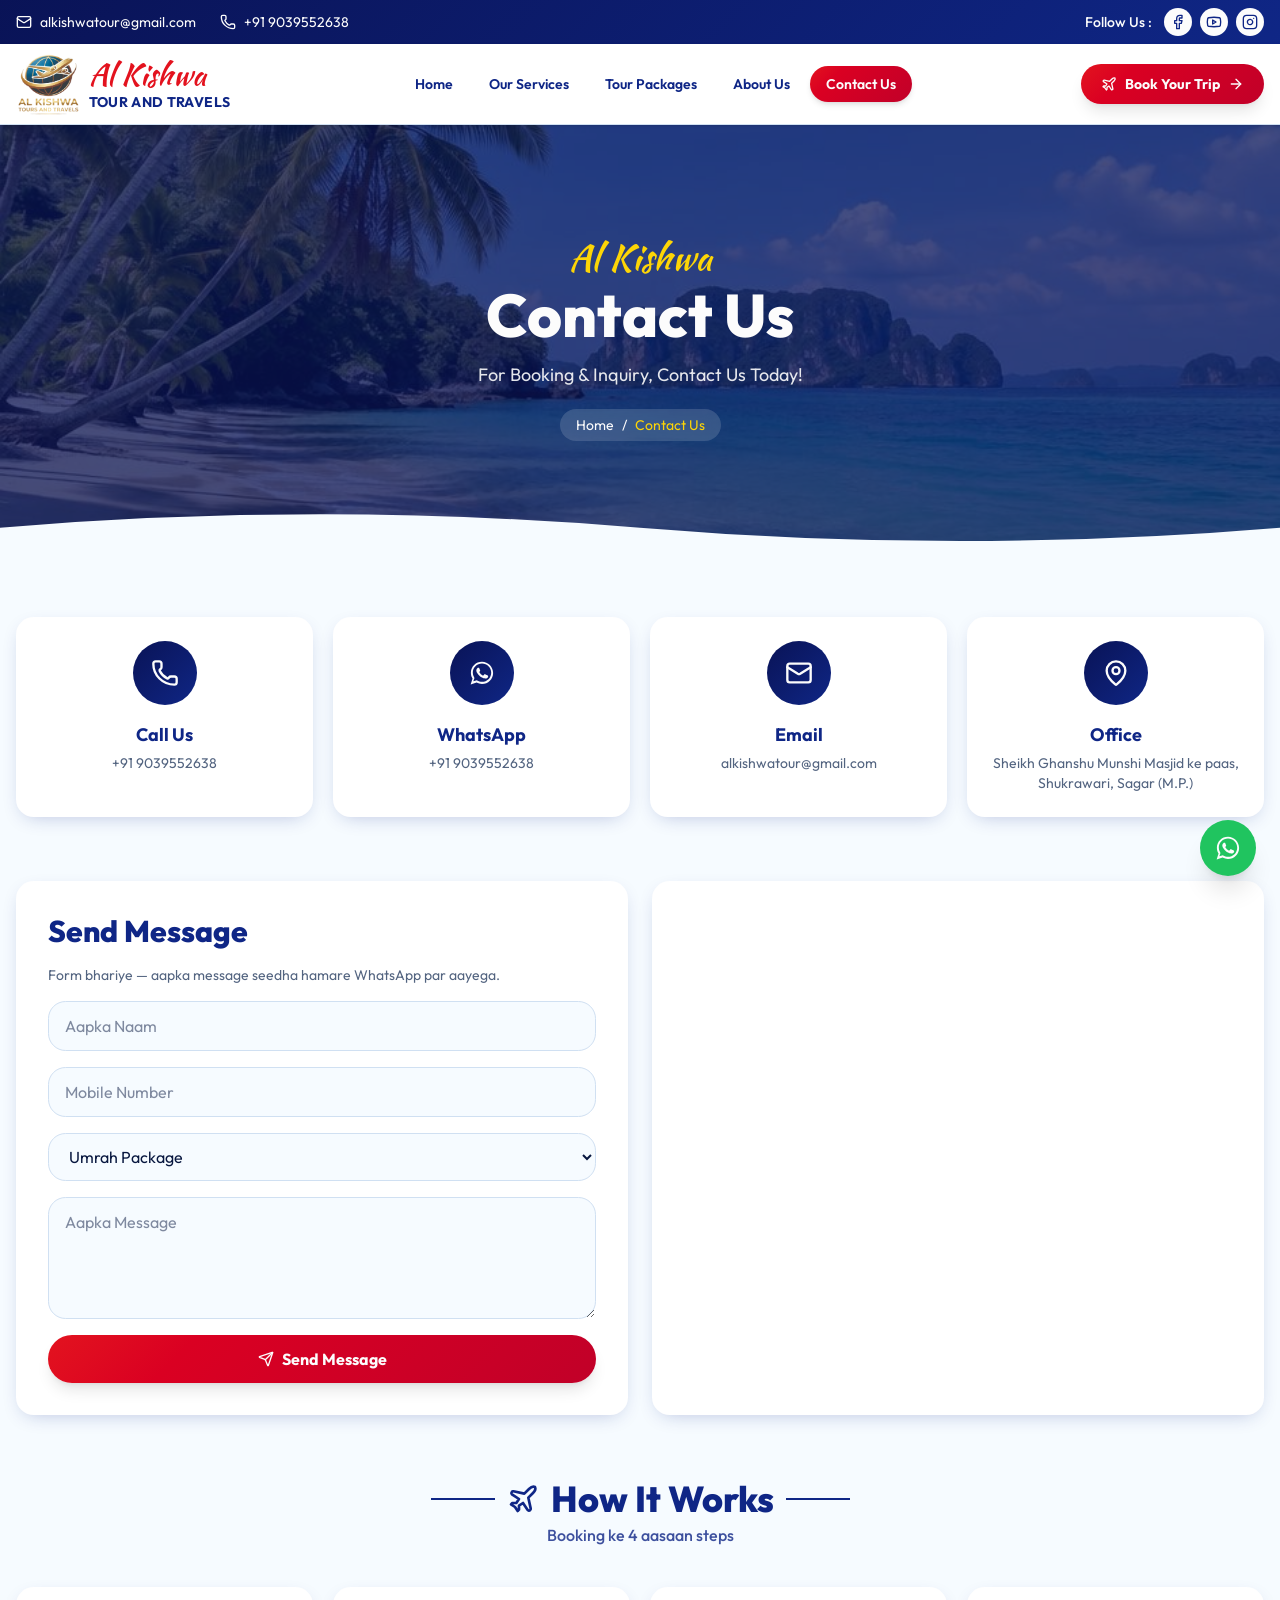
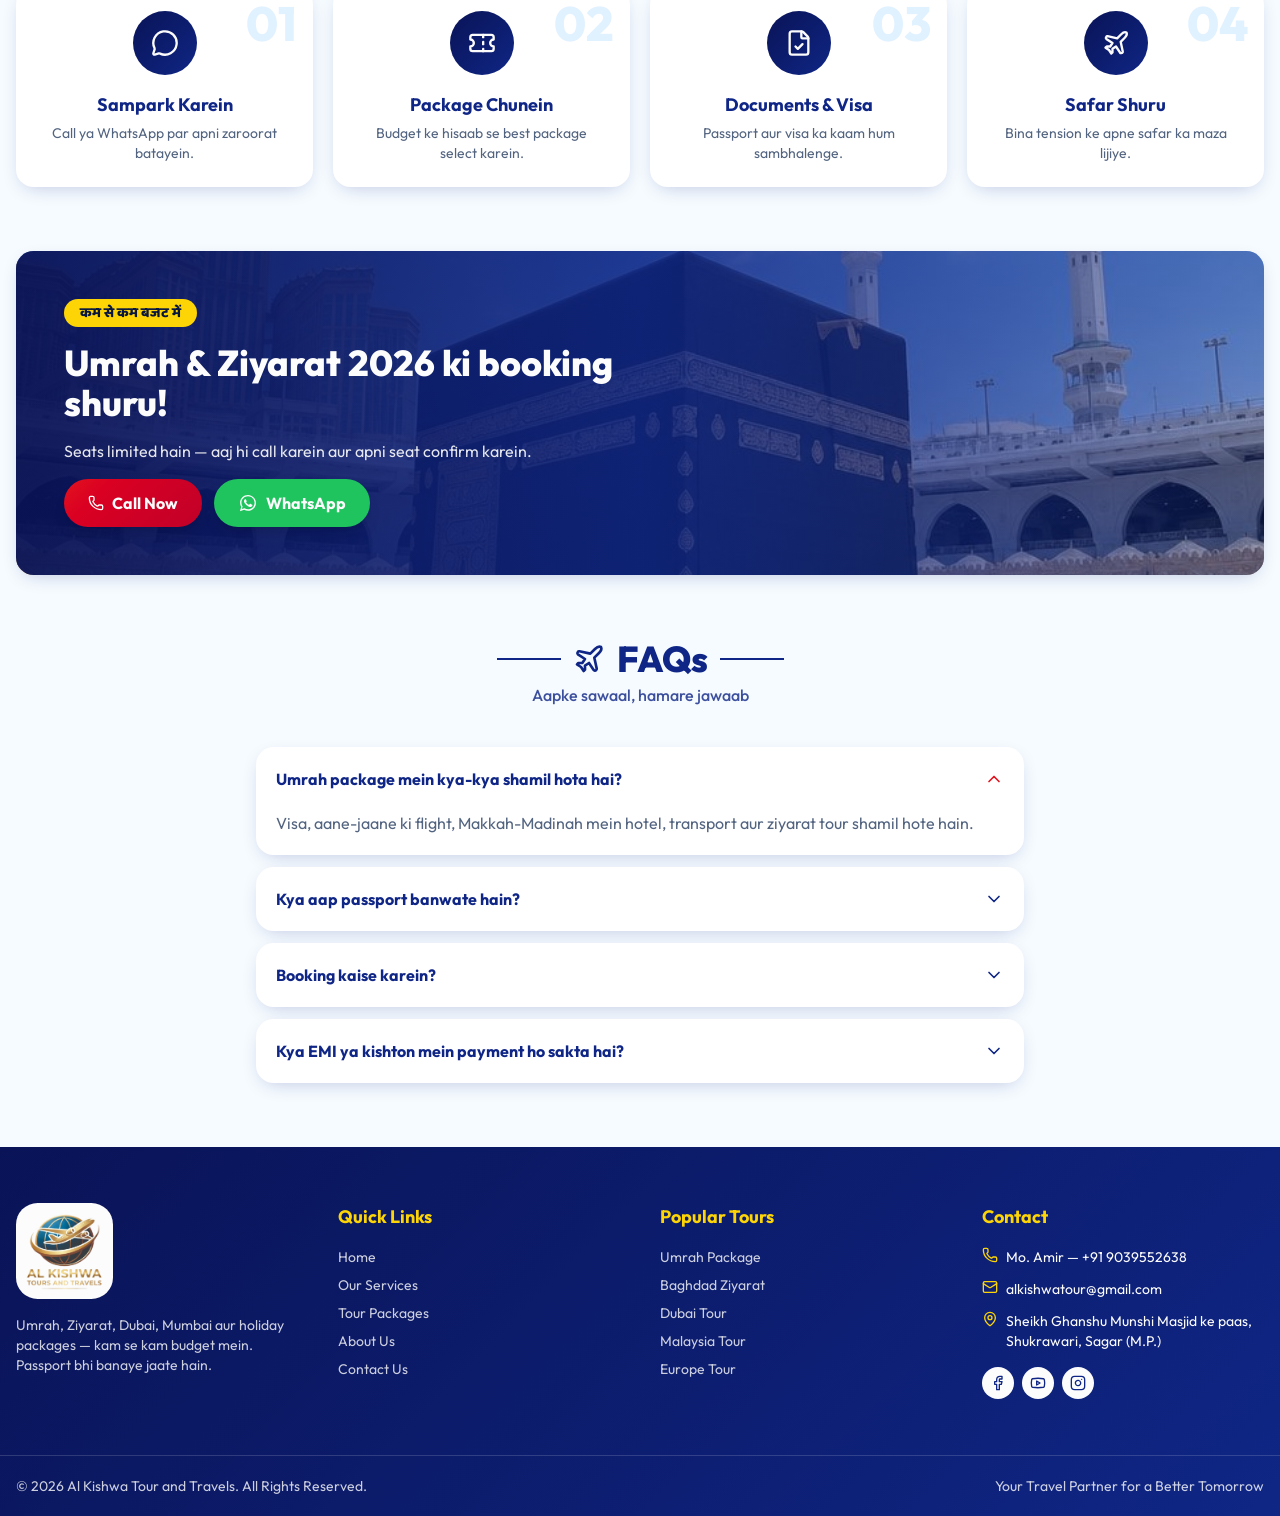
<file: pages/contact.html>
<html data-tsd-source="/src/routes/__root.tsx:106:5" lang="en"><head data-tsd-source="/src/routes/__root.tsx:107:7"><meta charset="utf-8"/><meta content="width=device-width, initial-scale=1" name="viewport"/><link data-precedence="default" href="../styles/styles-B2iG-avm.css" rel="stylesheet"/><link data-precedence="default" href="../styles/css2.bin" rel="stylesheet"/><title>Contact Us — Al Kishwa Tour and Travels</title><meta content="website" property="og:type"/><meta content="summary_large_image" name="twitter:card"/><meta content="Call Mo. Amir at +91 9039552638 for Umrah, Ziyarat and tour bookings. Shukrawari, Sagar (M.P.)." name="description"/><meta content="Contact Al Kishwa Tour and Travels" property="og:title"/><meta content="Booking &amp; inquiry — call or WhatsApp us today." property="og:description"/><link href="https://fonts.googleapis.com" rel="preconnect"/><link crossorigin="anonymous" href="https://fonts.gstatic.com" rel="preconnect"/>
<style>
	#lovable-badge {
		--badge-bg: #1b1b1b;
		--badge-text: #c5c1b9;
		--badge-text-hover: #dcdad5;
		--badge-radius: 6px;
		--badge-padding: 8px;
		--badge-gap: 6px;
		--badge-shadow: 
			0 0 0 1px rgba(0, 0, 0, 0.88),
			0 1px 0 0 rgba(0, 0, 0, 0.04),
			0 2px 2px -1px rgba(0, 0, 0, 0.08),
			0 4px 4px -2px rgba(0, 0, 0, 0.08),
			0 8px 8px -4px rgba(0, 0, 0, 0.08),
			0 16px 16px -8px rgba(0, 0, 0, 0.08);
		--badge-transition-duration: 0.2s;
		--badge-transition-easing: cubic-bezier(0.16, 1, 0.32, 1);
		--focus-color: #575ECF;
		--focus-offset: 2px;
		--focus-width: 2px;
		
		position: fixed;
		bottom: 12px;
		right: 12px;
		height: 24px;
		display: flex;
		align-items: center;
		z-index: 1000000;
		background-color: var(--badge-bg) !important;
		color: var(--badge-text) !important;
		border-radius: var(--badge-radius);
		box-shadow: var(--badge-shadow) !important;
		font-size: 12px;
		font-family: system-ui, -apple-system, BlinkMacSystemFont, 'Segoe UI', Roboto, sans-serif;
		font-weight: 400 !important;
		text-transform: none !important;
		font-feature-settings: normal !important;
		transform: translateZ(0);
		will-change: transform, opacity;
		transition: opacity var(--badge-transition-duration) var(--badge-transition-easing);
	}

	#lovable-badge.closing {
		opacity: 0;
		pointer-events: none;
	}

	#lovable-badge-cta {
		display: flex;
		align-items: baseline;
		gap: var(--badge-gap);
		box-sizing: border-box;
		padding: 4px var(--badge-padding) 0;
		height: 100%;
		color: inherit;
		text-decoration: none;
		white-space: nowrap;
		border-radius: var(--badge-radius) 0 0 var(--badge-radius);
		transition: 
			background-color var(--badge-transition-duration) ease,
			color var(--badge-transition-duration) ease,
			transform 0.1s ease;
	}

	#lovable-badge-cta:hover {
		background: rgba(255, 255, 255, 0.04);
		color: var(--badge-text-hover);
	}

	#lovable-badge-cta:active {
		transform: scale(0.98);
	}

	#lovable-badge-cta:focus {
		outline: none;
	}

	#lovable-badge-cta:focus-visible {
		outline: var(--focus-width) solid var(--focus-color);
		outline-offset: var(--focus-offset);
		z-index: 1;
	}

	#lovable-badge-text {
		line-height: 1;
	}

	/* The wordmark baseline sits at y=12 of the 16px logo; an empty 12px box
	   makes that the flex baseline so the text aligns to it on any system font. */
	#lovable-badge-logo {
		position: relative;
		display: block;
		width: 52px;
		height: 12px;
	}

	#lovable-badge-logo svg {
		position: absolute;
		top: 0;
		left: 0;
	}

	#lovable-badge-divider {
		width: 1px;
		height: 24px;
		background-color: rgba(255, 255, 255, 0.04);
		flex-shrink: 0;
	}

	#lovable-badge-close {
		width: 24px;
		height: 24px;
		min-width: 24px;
		min-height: 24px;
		cursor: pointer;
		background: none;
		border: none;
		padding: 0;
		display: flex;
		align-items: center;
		justify-content: center;
		border-radius: 0 var(--badge-radius) var(--badge-radius) 0;
		flex-shrink: 0;
		transition: 
			background-color var(--badge-transition-duration) ease,
			transform 0.1s ease;
	}

	#lovable-badge-close:hover {
		background: rgba(255, 255, 255, 0.04);
	}

	#lovable-badge-close:active {
		transform: scale(0.92);
	}

	#lovable-badge-close:focus {
		outline: none;
	}

	#lovable-badge-close:focus-visible {
		outline: var(--focus-width) solid var(--focus-color);
		outline-offset: calc(var(--focus-offset) * -1);
		z-index: 1;
	}

	#lovable-badge-close svg path {
		fill: var(--badge-text);
		transition: fill var(--badge-transition-duration) ease;
	}

	#lovable-badge-close:hover svg path {
		fill: var(--badge-text-hover);
	}

	@media (prefers-reduced-motion: reduce) {
		#lovable-badge,
		#lovable-badge-cta,
		#lovable-badge-close,
		#lovable-badge-close svg path {
			transition: none;
		}
		
		#lovable-badge-cta:active,
		#lovable-badge-close:active {
			transform: none;
		}
	}

	@media (prefers-contrast: high) {
		#lovable-badge {
			--badge-bg: #000;
			--badge-text: #fff;
			--badge-text-hover: #fff;
			border: 2px solid currentColor;
		}
		
		#lovable-badge-cta:focus-visible,
		#lovable-badge-close:focus-visible {
			outline-width: 3px;
		}
	}
</style>
<meta content="Contact Al Kishwa Tour and Travels" name="twitter:title"/><meta content="Booking &amp; inquiry — call or WhatsApp us today." name="twitter:description"/><meta content="https://pub-bb2e103a32db4e198524a2e9ed8f35b4.r2.dev/lovp_7c5qzbnr759bg8n7seb7ayd9wn/7451a935cb203a220f906a4ac58126b5_1793881748814.png" property="og:image"/><meta content="https://pub-bb2e103a32db4e198524a2e9ed8f35b4.r2.dev/lovp_7c5qzbnr759bg8n7seb7ayd9wn/7451a935cb203a220f906a4ac58126b5_1793881748814.png" name="twitter:image"/><link href="../images/alkishwa-logo.png" rel="icon" type="image/png"/><style>
/* Al Kishwa custom mobile floating navigation */
.ak-bottom-dock{position:fixed;z-index:1000;left:50%;bottom:18px;transform:translateX(-50%);width:min(560px,calc(100% - 34px));padding:12px 16px 10px;border:1px solid rgba(255,255,255,.34);border-radius:42px;background:linear-gradient(135deg,rgba(12,25,66,.94),rgba(25,48,112,.91));box-shadow:0 18px 42px rgba(8,18,60,.32),inset 0 1px 2px rgba(255,255,255,.3);backdrop-filter:blur(22px);-webkit-backdrop-filter:blur(22px)}
.ak-bottom-dock ul{display:grid;grid-template-columns:repeat(5,1fr);align-items:center;gap:8px;margin:0;padding:0;list-style:none}
.ak-bottom-dock li{display:flex;justify-content:center}
.ak-bottom-dock a{position:relative;display:flex;min-width:48px;min-height:50px;align-items:center;justify-content:center;flex-direction:column;color:#fff;text-decoration:none;transition:transform .28s ease}
.ak-bottom-dock .dock-icon{width:44px;height:44px;display:grid;place-items:center;border-radius:50%;transition:all .3s ease}
.ak-bottom-dock svg{width:25px;height:25px}
.ak-bottom-dock small{position:absolute;top:48px;font-size:9px;line-height:1;color:#fff;opacity:0;transition:opacity .25s}
.ak-bottom-dock a[aria-current=page] .dock-icon{background:linear-gradient(145deg,#ef626e,#d92743);box-shadow:0 8px 20px rgba(228,48,75,.4),0 0 0 5px rgba(255,255,255,.09);transform:translateY(-15px)}
.ak-bottom-dock a[aria-current=page] small{opacity:1}
.ak-bottom-dock a:hover .dock-icon{background:rgba(255,255,255,.13);transform:translateY(-5px)}
.ak-bottom-dock .dock-book .dock-icon{background:linear-gradient(145deg,#f4bd39,#e99018);color:#14245d;box-shadow:0 7px 18px rgba(244,173,35,.3);transform:translateY(-9px)}
.ak-bottom-dock .dock-book:hover .dock-icon{transform:translateY(-13px)}
@media(min-width:1024px){.ak-bottom-dock{display:none}}
@media(max-width:420px){.ak-bottom-dock{bottom:12px;padding:9px 10px 8px;width:calc(100% - 24px)}.ak-bottom-dock .dock-icon{width:40px;height:40px}.ak-bottom-dock svg{width:23px;height:23px}.ak-bottom-dock a{min-height:46px}}
</style></head><body data-tsd-source="/src/routes/__root.tsx:110:7"><div class="min-h-screen overflow-x-hidden" data-tsd-source="/src/components/site/Layout.tsx:152:5"><div class="hidden bg-gradient-navy text-on-dark md:block" data-tsd-source="/src/components/site/Layout.tsx:41:7"><div class="mx-auto flex max-w-7xl items-center justify-between px-4 py-2 text-sm" data-tsd-source="/src/components/site/Layout.tsx:42:9"><div class="flex items-center gap-6" data-tsd-source="/src/components/site/Layout.tsx:43:11"><a class="flex items-center gap-2 hover:text-sun" data-tsd-source="/src/components/site/Layout.tsx:44:13" href="mailto:alkishwatour@gmail.com"><svg aria-hidden="true" class="lucide lucide-mail h-4 w-4" data-tsd-source="/src/components/site/Layout.tsx:44:100" fill="none" height="24" stroke="currentColor" stroke-linecap="round" stroke-linejoin="round" stroke-width="2" viewbox="0 0 24 24" width="24" xmlns="http://www.w3.org/2000/svg"><path d="m22 7-8.991 5.727a2 2 0 0 1-2.009 0L2 7"></path><rect height="16" rx="2" width="20" x="2" y="4"></rect></svg>alkishwatour@gmail.com</a><a class="flex items-center gap-2 hover:text-sun" data-tsd-source="/src/components/site/Layout.tsx:45:13" href="tel:+919039552638"><svg aria-hidden="true" class="lucide lucide-phone h-4 w-4" data-tsd-source="/src/components/site/Layout.tsx:45:100" fill="none" height="24" stroke="currentColor" stroke-linecap="round" stroke-linejoin="round" stroke-width="2" viewbox="0 0 24 24" width="24" xmlns="http://www.w3.org/2000/svg"><path d="M13.832 16.568a1 1 0 0 0 1.213-.303l.355-.465A2 2 0 0 1 17 15h3a2 2 0 0 1 2 2v3a2 2 0 0 1-2 2A18 18 0 0 1 2 4a2 2 0 0 1 2-2h3a2 2 0 0 1 2 2v3a2 2 0 0 1-.8 1.6l-.468.351a1 1 0 0 0-.292 1.233 14 14 0 0 0 6.392 6.384"></path></svg>+91 9039552638</a></div><div class="flex items-center gap-3" data-tsd-source="/src/components/site/Layout.tsx:47:11"><span class="font-medium" data-tsd-source="/src/components/site/Layout.tsx:47:52">Follow Us :</span><div class="flex items-center gap-2" data-tsd-source="/src/components/site/Layout.tsx:20:5"><a aria-label="social" class="h-7 w-7 grid place-items-center rounded-full bg-on-dark text-navy transition-transform hover:scale-110" data-tsd-source="/src/components/site/Layout.tsx:22:9" href="#"><svg aria-hidden="true" class="lucide lucide-facebook h-4 w-4" data-tsd-source="/src/components/site/Layout.tsx:23:11" fill="none" height="24" stroke="currentColor" stroke-linecap="round" stroke-linejoin="round" stroke-width="2" viewbox="0 0 24 24" width="24" xmlns="http://www.w3.org/2000/svg"><path d="M18 2h-3a5 5 0 0 0-5 5v3H7v4h3v8h4v-8h3l1-4h-4V7a1 1 0 0 1 1-1h3z"></path></svg></a><a aria-label="social" class="h-7 w-7 grid place-items-center rounded-full bg-on-dark text-navy transition-transform hover:scale-110" data-tsd-source="/src/components/site/Layout.tsx:22:9" href="#"><svg aria-hidden="true" class="lucide lucide-youtube h-4 w-4" data-tsd-source="/src/components/site/Layout.tsx:23:11" fill="none" height="24" stroke="currentColor" stroke-linecap="round" stroke-linejoin="round" stroke-width="2" viewbox="0 0 24 24" width="24" xmlns="http://www.w3.org/2000/svg"><path d="M2.5 17a24.12 24.12 0 0 1 0-10 2 2 0 0 1 1.4-1.4 49.56 49.56 0 0 1 16.2 0A2 2 0 0 1 21.5 7a24.12 24.12 0 0 1 0 10 2 2 0 0 1-1.4 1.4 49.55 49.55 0 0 1-16.2 0A2 2 0 0 1 2.5 17"></path><path d="m10 15 5-3-5-3z"></path></svg></a><a aria-label="social" class="h-7 w-7 grid place-items-center rounded-full bg-on-dark text-navy transition-transform hover:scale-110" data-tsd-source="/src/components/site/Layout.tsx:22:9" href="#"><svg aria-hidden="true" class="lucide lucide-instagram h-4 w-4" data-tsd-source="/src/components/site/Layout.tsx:23:11" fill="none" height="24" stroke="currentColor" stroke-linecap="round" stroke-linejoin="round" stroke-width="2" viewbox="0 0 24 24" width="24" xmlns="http://www.w3.org/2000/svg"><rect height="20" rx="5" ry="5" width="20" x="2" y="2"></rect><path d="M16 11.37A4 4 0 1 1 12.63 8 4 4 0 0 1 16 11.37z"></path><line x1="17.5" x2="17.51" y1="6.5" y2="6.5"></line></svg></a></div></div></div></div><header class="sticky top-0 z-40 border-b bg-card/95 shadow-sm backdrop-blur" data-tsd-source="/src/components/site/Layout.tsx:50:7"><div class="mx-auto flex max-w-7xl items-center justify-between gap-4 px-4 py-2" data-tsd-source="/src/components/site/Layout.tsx:51:9"><a class="flex min-w-0 items-center gap-2" data-tsd-source="/src/components/site/Layout.tsx:52:11" href="../index.html"><img alt="Al Kishwa Tours and Travels logo" class="h-14 w-auto shrink-0 md:h-16" data-tsd-source="/src/components/site/Layout.tsx:53:13" src="../images/alkishwa-logo.png"/><div class="min-w-0 leading-none" data-tsd-source="/src/components/site/Layout.tsx:54:13"><div class="truncate font-script text-2xl text-brand-red md:text-3xl" data-tsd-source="/src/components/site/Layout.tsx:55:15">Al Kishwa</div><div class="truncate text-xs font-bold tracking-wide text-navy md:text-sm" data-tsd-source="/src/components/site/Layout.tsx:56:15">TOUR AND TRAVELS</div></div></a><nav class="hidden items-center gap-1 lg:flex" data-tsd-source="/src/components/site/Layout.tsx:59:11"><a class="rounded-full px-4 py-2 text-sm font-semibold text-navy transition-colors hover:bg-secondary" data-tsd-source="/src/components/site/Layout.tsx:61:15" href="../index.html">Home</a><a class="rounded-full px-4 py-2 text-sm font-semibold text-navy transition-colors hover:bg-secondary" data-tsd-source="/src/components/site/Layout.tsx:61:15" href="../pages/services.html">Our Services</a><a class="rounded-full px-4 py-2 text-sm font-semibold text-navy transition-colors hover:bg-secondary" data-tsd-source="/src/components/site/Layout.tsx:61:15" href="../pages/packages.html">Tour Packages</a><a class="rounded-full px-4 py-2 text-sm font-semibold text-navy transition-colors hover:bg-secondary" data-tsd-source="/src/components/site/Layout.tsx:61:15" href="../pages/about.html">About Us</a><a aria-current="page" class="rounded-full px-4 py-2 text-sm font-semibold text-navy transition-colors hover:bg-secondary bg-gradient-red text-on-dark shadow-md hover:bg-transparent" data-status="active" data-tsd-source="/src/components/site/Layout.tsx:61:15" href="../pages/contact.html">Contact Us</a></nav><a aria-current="page" class="hidden shrink-0 items-center gap-2 rounded-full bg-gradient-red px-5 py-2.5 text-sm font-bold text-on-dark shadow-lg transition-transform hover:scale-105 sm:flex active" data-status="active" data-tsd-source="/src/components/site/Layout.tsx:68:11" href="../pages/contact.html"><svg aria-hidden="true" class="lucide lucide-plane h-4 w-4" data-tsd-source="/src/components/site/Layout.tsx:69:13" fill="none" height="24" stroke="currentColor" stroke-linecap="round" stroke-linejoin="round" stroke-width="2" viewbox="0 0 24 24" width="24" xmlns="http://www.w3.org/2000/svg"><path d="M17.8 19.2 16 11l3.5-3.5C21 6 21.5 4 21 3c-1-.5-3 0-4.5 1.5L13 8 4.8 6.2c-.5-.1-.9.1-1.1.5l-.3.5c-.2.5-.1 1 .3 1.3L9 12l-2 3H4l-1 1 3 2 2 3 1-1v-3l3-2 3.5 5.3c.3.4.8.5 1.3.3l.5-.2c.4-.3.6-.7.5-1.2z"></path></svg> Book Your Trip <svg aria-hidden="true" class="lucide lucide-arrow-right h-4 w-4" data-tsd-source="/src/components/site/Layout.tsx:69:58" fill="none" height="24" stroke="currentColor" stroke-linecap="round" stroke-linejoin="round" stroke-width="2" viewbox="0 0 24 24" width="24" xmlns="http://www.w3.org/2000/svg"><path d="M5 12h14"></path><path d="m12 5 7 7-7 7"></path></svg></a><a aria-label="Call" class="grid h-11 w-11 shrink-0 place-items-center rounded-full bg-gradient-red text-on-dark shadow-md sm:hidden" data-tsd-source="/src/components/site/Layout.tsx:71:11" href="tel:+919039552638"><svg aria-hidden="true" class="lucide lucide-phone h-5 w-5" data-tsd-source="/src/components/site/Layout.tsx:72:13" fill="none" height="24" stroke="currentColor" stroke-linecap="round" stroke-linejoin="round" stroke-width="2" viewbox="0 0 24 24" width="24" xmlns="http://www.w3.org/2000/svg"><path d="M13.832 16.568a1 1 0 0 0 1.213-.303l.355-.465A2 2 0 0 1 17 15h3a2 2 0 0 1 2 2v3a2 2 0 0 1-2 2A18 18 0 0 1 2 4a2 2 0 0 1 2-2h3a2 2 0 0 1 2 2v3a2 2 0 0 1-.8 1.6l-.468.351a1 1 0 0 0-.292 1.233 14 14 0 0 0 6.392 6.384"></path></svg></a></div></header><main data-tsd-source="/src/components/site/Layout.tsx:154:7"><!--$--><section class="relative overflow-hidden" data-tsd-source="/src/components/site/Sections.tsx:29:5"><img alt="Contact Us" class="absolute inset-0 h-full w-full object-cover" data-tsd-source="/src/components/site/Sections.tsx:30:7" src="../images/thailand-CUfKTK0Z.jpg"/><div class="absolute inset-0 bg-navy-deep/75" data-tsd-source="/src/components/site/Sections.tsx:31:7"></div><div class="relative mx-auto max-w-7xl px-4 py-20 text-center text-on-dark md:py-28" data-tsd-source="/src/components/site/Sections.tsx:32:7"><p class="font-script text-3xl text-sun md:text-4xl" data-tsd-source="/src/components/site/Sections.tsx:33:9">Al Kishwa</p><h1 class="mt-2 text-4xl font-extrabold md:text-6xl animate-fade-up" data-tsd-source="/src/components/site/Sections.tsx:34:9">Contact Us</h1><p class="mx-auto mt-4 max-w-2xl text-lg opacity-90" data-tsd-source="/src/components/site/Sections.tsx:35:9">For Booking &amp; Inquiry, Contact Us Today!</p><div class="mt-5 inline-flex gap-2 rounded-full bg-on-dark/15 px-4 py-1.5 text-sm backdrop-blur" data-tsd-source="/src/components/site/Sections.tsx:36:9"><a class="hover:text-sun" data-tsd-source="/src/components/site/Sections.tsx:37:11" href="../index.html">Home</a> / <span class="text-sun" data-tsd-source="/src/components/site/Sections.tsx:37:65">Contact Us</span></div></div><svg class="absolute -bottom-px left-0 w-full text-background" data-tsd-source="/src/components/site/Sections.tsx:40:7" fill="currentColor" preserveaspectratio="none" viewbox="0 0 1440 60"><path d="M0 60V30Q360 0 720 30T1440 30V60Z" data-tsd-source="/src/components/site/Sections.tsx:40:143"></path></svg></section><section class="mx-auto max-w-7xl px-4 py-14 md:py-16" data-tsd-source="/src/components/site/Sections.tsx:24:10"><div class="grid grid-cols-1 gap-5 sm:grid-cols-2 lg:grid-cols-4" data-tsd-source="/src/routes/contact.tsx:40:9"><a class="card-lift group flex flex-col items-center p-6 text-center" data-tsd-source="/src/routes/contact.tsx:42:13" href="tel:+919039552638" rel="noreferrer" target="_blank"><span class="grid h-16 w-16 place-items-center rounded-full bg-gradient-navy text-on-dark transition-all group-hover:scale-110 group-hover:bg-gradient-red" data-tsd-source="/src/routes/contact.tsx:43:15"><svg aria-hidden="true" class="lucide lucide-phone h-7 w-7" data-tsd-source="/src/routes/contact.tsx:43:175" fill="none" height="24" stroke="currentColor" stroke-linecap="round" stroke-linejoin="round" stroke-width="2" viewbox="0 0 24 24" width="24" xmlns="http://www.w3.org/2000/svg"><path d="M13.832 16.568a1 1 0 0 0 1.213-.303l.355-.465A2 2 0 0 1 17 15h3a2 2 0 0 1 2 2v3a2 2 0 0 1-2 2A18 18 0 0 1 2 4a2 2 0 0 1 2-2h3a2 2 0 0 1 2 2v3a2 2 0 0 1-.8 1.6l-.468.351a1 1 0 0 0-.292 1.233 14 14 0 0 0 6.392 6.384"></path></svg></span><h3 class="mt-4 text-lg font-bold text-navy" data-tsd-source="/src/routes/contact.tsx:44:15">Call Us</h3><p class="mt-1 break-words text-sm text-muted-foreground" data-tsd-source="/src/routes/contact.tsx:45:15">+91 9039552638</p></a><a class="card-lift group flex flex-col items-center p-6 text-center" data-tsd-source="/src/routes/contact.tsx:42:13" href="https://wa.me/919039552638?text=Assalamu%20Alaikum%2C%20mujhe%20tour%20package%20ki%20jankari%20chahiye." rel="noreferrer" target="_blank"><span class="grid h-16 w-16 place-items-center rounded-full bg-gradient-navy text-on-dark transition-all group-hover:scale-110 group-hover:bg-gradient-red" data-tsd-source="/src/routes/contact.tsx:43:15"><svg aria-hidden="true" class="h-7 w-7" data-tsd-source="/src/components/site/Layout.tsx:32:5" fill="currentColor" viewbox="0 0 32 32"><path d="M16 3C9 3 3.3 8.6 3.3 15.6c0 2.5.7 4.8 1.9 6.8L3 29l6.8-2.1c1.9 1 4 1.6 6.2 1.6 7 0 12.7-5.6 12.7-12.6S23 3 16 3zm0 23.1c-2 0-3.9-.6-5.5-1.6l-.4-.2-4 1.2 1.3-3.9-.3-.4a10.4 10.4 0 0 1-1.6-5.6C5.5 9.8 10.2 5.2 16 5.2s10.5 4.6 10.5 10.4S21.8 26.1 16 26.1zm5.8-7.8c-.3-.2-1.9-.9-2.2-1-.3-.1-.5-.2-.7.2l-1 1.2c-.2.2-.4.2-.7.1-.3-.2-1.3-.5-2.5-1.5-.9-.8-1.6-1.8-1.7-2.1-.2-.3 0-.5.1-.6l.5-.6.3-.5v-.5l-1-2.4c-.3-.6-.5-.5-.7-.5h-.6c-.2 0-.6.1-.9.4-.3.3-1.2 1.1-1.2 2.7s1.2 3.1 1.4 3.3c.2.2 2.4 3.6 5.7 5 2.8 1.1 3.4.9 4 .8.6-.1 1.9-.8 2.2-1.5.3-.7.3-1.4.2-1.5-.1-.2-.3-.3-.6-.4z" data-tsd-source="/src/components/site/Layout.tsx:33:7"></path></svg></span><h3 class="mt-4 text-lg font-bold text-navy" data-tsd-source="/src/routes/contact.tsx:44:15">WhatsApp</h3><p class="mt-1 break-words text-sm text-muted-foreground" data-tsd-source="/src/routes/contact.tsx:45:15">+91 9039552638</p></a><a class="card-lift group flex flex-col items-center p-6 text-center" data-tsd-source="/src/routes/contact.tsx:42:13" href="mailto:alkishwatour@gmail.com" rel="noreferrer" target="_blank"><span class="grid h-16 w-16 place-items-center rounded-full bg-gradient-navy text-on-dark transition-all group-hover:scale-110 group-hover:bg-gradient-red" data-tsd-source="/src/routes/contact.tsx:43:15"><svg aria-hidden="true" class="lucide lucide-mail h-7 w-7" data-tsd-source="/src/routes/contact.tsx:43:175" fill="none" height="24" stroke="currentColor" stroke-linecap="round" stroke-linejoin="round" stroke-width="2" viewbox="0 0 24 24" width="24" xmlns="http://www.w3.org/2000/svg"><path d="m22 7-8.991 5.727a2 2 0 0 1-2.009 0L2 7"></path><rect height="16" rx="2" width="20" x="2" y="4"></rect></svg></span><h3 class="mt-4 text-lg font-bold text-navy" data-tsd-source="/src/routes/contact.tsx:44:15">Email</h3><p class="mt-1 break-words text-sm text-muted-foreground" data-tsd-source="/src/routes/contact.tsx:45:15">alkishwatour@gmail.com</p></a><a class="card-lift group flex flex-col items-center p-6 text-center" data-tsd-source="/src/routes/contact.tsx:42:13" href="https://maps.google.com/?q=Shukrawari+Sagar+Madhya+Pradesh" rel="noreferrer" target="_blank"><span class="grid h-16 w-16 place-items-center rounded-full bg-gradient-navy text-on-dark transition-all group-hover:scale-110 group-hover:bg-gradient-red" data-tsd-source="/src/routes/contact.tsx:43:15"><svg aria-hidden="true" class="lucide lucide-map-pin h-7 w-7" data-tsd-source="/src/routes/contact.tsx:43:175" fill="none" height="24" stroke="currentColor" stroke-linecap="round" stroke-linejoin="round" stroke-width="2" viewbox="0 0 24 24" width="24" xmlns="http://www.w3.org/2000/svg"><path d="M20 10c0 4.993-5.539 10.193-7.399 11.799a1 1 0 0 1-1.202 0C9.539 20.193 4 14.993 4 10a8 8 0 0 1 16 0"></path><circle cx="12" cy="10" r="3"></circle></svg></span><h3 class="mt-4 text-lg font-bold text-navy" data-tsd-source="/src/routes/contact.tsx:44:15">Office</h3><p class="mt-1 break-words text-sm text-muted-foreground" data-tsd-source="/src/routes/contact.tsx:45:15">Sheikh Ghanshu Munshi Masjid ke paas, Shukrawari, Sagar (M.P.)</p></a></div></section><section class="mx-auto max-w-7xl px-4 py-14 md:py-16 pt-0 md:pt-0" data-tsd-source="/src/components/site/Sections.tsx:24:10"><div class="grid gap-6 lg:grid-cols-2" data-tsd-source="/src/routes/contact.tsx:51:9"><form class="card-lift space-y-4 p-6 hover:translate-y-0 md:p-8" data-tsd-source="/src/routes/contact.tsx:52:11"><h2 class="text-3xl font-extrabold text-navy" data-tsd-source="/src/routes/contact.tsx:53:13">Send Message</h2><p class="text-sm text-muted-foreground" data-tsd-source="/src/routes/contact.tsx:54:13">Form bhariye — aapka message seedha hamare WhatsApp par aayega.</p><input class="w-full rounded-xl border bg-background px-4 py-3 outline-none transition focus:border-navy focus:ring-2 focus:ring-ring/40" data-tsd-source="/src/routes/contact.tsx:55:13" fdprocessedid="l020h" placeholder="Aapka Naam" required="" value=""/><input class="w-full rounded-xl border bg-background px-4 py-3 outline-none transition focus:border-navy focus:ring-2 focus:ring-ring/40" data-tsd-source="/src/routes/contact.tsx:56:13" fdprocessedid="xsuczt" placeholder="Mobile Number" required="" type="tel" value=""/><select class="w-full rounded-xl border bg-background px-4 py-3 outline-none transition focus:border-navy focus:ring-2 focus:ring-ring/40" data-tsd-source="/src/routes/contact.tsx:57:13" fdprocessedid="qorrfw"><option data-tsd-source="/src/routes/contact.tsx:58:153" selected="">Umrah Package</option><option data-tsd-source="/src/routes/contact.tsx:58:153">Baghdad Ziyarat</option><option data-tsd-source="/src/routes/contact.tsx:58:153">Dubai Tour</option><option data-tsd-source="/src/routes/contact.tsx:58:153">Mumbai Tour</option><option data-tsd-source="/src/routes/contact.tsx:58:153">Holiday Package</option><option data-tsd-source="/src/routes/contact.tsx:58:153">International Tour</option><option data-tsd-source="/src/routes/contact.tsx:58:153">Passport / Visa</option></select><textarea class="w-full rounded-xl border bg-background px-4 py-3 outline-none transition focus:border-navy focus:ring-2 focus:ring-ring/40" data-tsd-source="/src/routes/contact.tsx:60:13" placeholder="Aapka Message" rows="4"></textarea><button class="flex w-full items-center justify-center gap-2 rounded-full bg-gradient-red py-3 font-bold text-on-dark shadow-lg transition-transform hover:scale-[1.02]" data-tsd-source="/src/routes/contact.tsx:61:13" fdprocessedid="krtajj"><svg aria-hidden="true" class="lucide lucide-send h-4 w-4" data-tsd-source="/src/routes/contact.tsx:61:186" fill="none" height="24" stroke="currentColor" stroke-linecap="round" stroke-linejoin="round" stroke-width="2" viewbox="0 0 24 24" width="24" xmlns="http://www.w3.org/2000/svg"><path d="M14.536 21.686a.5.5 0 0 0 .937-.024l6.5-19a.496.496 0 0 0-.635-.635l-19 6.5a.5.5 0 0 0-.024.937l7.93 3.18a2 2 0 0 1 1.112 1.11z"></path><path d="m21.854 2.147-10.94 10.939"></path></svg>Send Message</button></form><div class="card-lift min-h-80 overflow-hidden hover:translate-y-0" data-tsd-source="/src/routes/contact.tsx:63:11"><iframe class="h-full min-h-80 w-full" data-tsd-source="/src/routes/contact.tsx:64:13" loading="lazy" src="https://www.google.com/maps?q=Shukrawari,+Sagar,+Madhya+Pradesh&amp;output=embed" title="Office location"></iframe></div></div></section><section class="mx-auto max-w-7xl px-4 py-14 md:py-16 pt-0 md:pt-0" data-tsd-source="/src/components/site/Sections.tsx:24:10"><div class="mb-10 text-center" data-tsd-source="/src/components/site/Sections.tsx:11:5"><div class="flex items-center justify-center gap-3" data-tsd-source="/src/components/site/Sections.tsx:12:7"><span class="hidden h-0.5 w-16 bg-navy sm:block" data-tsd-source="/src/components/site/Sections.tsx:13:9"></span><svg aria-hidden="true" class="lucide lucide-plane h-8 w-8 shrink-0 text-navy" data-tsd-source="/src/components/site/Sections.tsx:14:9" fill="none" height="24" stroke="currentColor" stroke-linecap="round" stroke-linejoin="round" stroke-width="2" viewbox="0 0 24 24" width="24" xmlns="http://www.w3.org/2000/svg"><path d="M17.8 19.2 16 11l3.5-3.5C21 6 21.5 4 21 3c-1-.5-3 0-4.5 1.5L13 8 4.8 6.2c-.5-.1-.9.1-1.1.5l-.3.5c-.2.5-.1 1 .3 1.3L9 12l-2 3H4l-1 1 3 2 2 3 1-1v-3l3-2 3.5 5.3c.3.4.8.5 1.3.3l.5-.2c.4-.3.6-.7.5-1.2z"></path></svg><h2 class="text-3xl font-extrabold text-navy md:text-4xl" data-tsd-source="/src/components/site/Sections.tsx:15:9">How It Works</h2><span class="hidden h-0.5 w-16 bg-navy sm:block" data-tsd-source="/src/components/site/Sections.tsx:16:9"></span></div><p class="mt-1 font-medium text-navy/80" data-tsd-source="/src/components/site/Sections.tsx:18:15">Booking ke 4 aasaan steps</p></div><div class="grid gap-5 sm:grid-cols-2 lg:grid-cols-4" data-tsd-source="/src/components/site/Sections.tsx:218:5"><div class="card-lift group relative p-6 text-center" data-tsd-source="/src/components/site/Sections.tsx:220:9"><span class="absolute right-4 top-3 text-5xl font-extrabold text-secondary" data-tsd-source="/src/components/site/Sections.tsx:221:11">0<!-- -->1</span><span class="relative mx-auto grid h-16 w-16 place-items-center rounded-full bg-gradient-navy text-on-dark transition-all group-hover:scale-110 group-hover:bg-gradient-red" data-tsd-source="/src/components/site/Sections.tsx:222:11"><svg aria-hidden="true" class="lucide lucide-message-circle h-7 w-7" data-tsd-source="/src/components/site/Sections.tsx:222:188" fill="none" height="24" stroke="currentColor" stroke-linecap="round" stroke-linejoin="round" stroke-width="2" viewbox="0 0 24 24" width="24" xmlns="http://www.w3.org/2000/svg"><path d="M2.992 16.342a2 2 0 0 1 .094 1.167l-1.065 3.29a1 1 0 0 0 1.236 1.168l3.413-.998a2 2 0 0 1 1.099.092 10 10 0 1 0-4.777-4.719"></path></svg></span><h4 class="relative mt-4 text-lg font-bold text-navy" data-tsd-source="/src/components/site/Sections.tsx:223:11">Sampark Karein</h4><p class="relative mt-1 text-sm text-muted-foreground" data-tsd-source="/src/components/site/Sections.tsx:224:11">Call ya WhatsApp par apni zaroorat batayein.</p></div><div class="card-lift group relative p-6 text-center" data-tsd-source="/src/components/site/Sections.tsx:220:9"><span class="absolute right-4 top-3 text-5xl font-extrabold text-secondary" data-tsd-source="/src/components/site/Sections.tsx:221:11">0<!-- -->2</span><span class="relative mx-auto grid h-16 w-16 place-items-center rounded-full bg-gradient-navy text-on-dark transition-all group-hover:scale-110 group-hover:bg-gradient-red" data-tsd-source="/src/components/site/Sections.tsx:222:11"><svg aria-hidden="true" class="lucide lucide-ticket h-7 w-7" data-tsd-source="/src/components/site/Sections.tsx:222:188" fill="none" height="24" stroke="currentColor" stroke-linecap="round" stroke-linejoin="round" stroke-width="2" viewbox="0 0 24 24" width="24" xmlns="http://www.w3.org/2000/svg"><path d="M2 9a3 3 0 0 1 0 6v2a2 2 0 0 0 2 2h16a2 2 0 0 0 2-2v-2a3 3 0 0 1 0-6V7a2 2 0 0 0-2-2H4a2 2 0 0 0-2 2Z"></path><path d="M13 5v2"></path><path d="M13 17v2"></path><path d="M13 11v2"></path></svg></span><h4 class="relative mt-4 text-lg font-bold text-navy" data-tsd-source="/src/components/site/Sections.tsx:223:11">Package Chunein</h4><p class="relative mt-1 text-sm text-muted-foreground" data-tsd-source="/src/components/site/Sections.tsx:224:11">Budget ke hisaab se best package select karein.</p></div><div class="card-lift group relative p-6 text-center" data-tsd-source="/src/components/site/Sections.tsx:220:9"><span class="absolute right-4 top-3 text-5xl font-extrabold text-secondary" data-tsd-source="/src/components/site/Sections.tsx:221:11">0<!-- -->3</span><span class="relative mx-auto grid h-16 w-16 place-items-center rounded-full bg-gradient-navy text-on-dark transition-all group-hover:scale-110 group-hover:bg-gradient-red" data-tsd-source="/src/components/site/Sections.tsx:222:11"><svg aria-hidden="true" class="lucide lucide-file-check h-7 w-7" data-tsd-source="/src/components/site/Sections.tsx:222:188" fill="none" height="24" stroke="currentColor" stroke-linecap="round" stroke-linejoin="round" stroke-width="2" viewbox="0 0 24 24" width="24" xmlns="http://www.w3.org/2000/svg"><path d="M6 22a2 2 0 0 1-2-2V4a2 2 0 0 1 2-2h8a2.4 2.4 0 0 1 1.704.706l3.588 3.588A2.4 2.4 0 0 1 20 8v12a2 2 0 0 1-2 2z"></path><path d="M14 2v5a1 1 0 0 0 1 1h5"></path><path d="m9 15 2 2 4-4"></path></svg></span><h4 class="relative mt-4 text-lg font-bold text-navy" data-tsd-source="/src/components/site/Sections.tsx:223:11">Documents &amp; Visa</h4><p class="relative mt-1 text-sm text-muted-foreground" data-tsd-source="/src/components/site/Sections.tsx:224:11">Passport aur visa ka kaam hum sambhalenge.</p></div><div class="card-lift group relative p-6 text-center" data-tsd-source="/src/components/site/Sections.tsx:220:9"><span class="absolute right-4 top-3 text-5xl font-extrabold text-secondary" data-tsd-source="/src/components/site/Sections.tsx:221:11">0<!-- -->4</span><span class="relative mx-auto grid h-16 w-16 place-items-center rounded-full bg-gradient-navy text-on-dark transition-all group-hover:scale-110 group-hover:bg-gradient-red" data-tsd-source="/src/components/site/Sections.tsx:222:11"><svg aria-hidden="true" class="lucide lucide-plane h-7 w-7" data-tsd-source="/src/components/site/Sections.tsx:222:188" fill="none" height="24" stroke="currentColor" stroke-linecap="round" stroke-linejoin="round" stroke-width="2" viewbox="0 0 24 24" width="24" xmlns="http://www.w3.org/2000/svg"><path d="M17.8 19.2 16 11l3.5-3.5C21 6 21.5 4 21 3c-1-.5-3 0-4.5 1.5L13 8 4.8 6.2c-.5-.1-.9.1-1.1.5l-.3.5c-.2.5-.1 1 .3 1.3L9 12l-2 3H4l-1 1 3 2 2 3 1-1v-3l3-2 3.5 5.3c.3.4.8.5 1.3.3l.5-.2c.4-.3.6-.7.5-1.2z"></path></svg></span><h4 class="relative mt-4 text-lg font-bold text-navy" data-tsd-source="/src/components/site/Sections.tsx:223:11">Safar Shuru</h4><p class="relative mt-1 text-sm text-muted-foreground" data-tsd-source="/src/components/site/Sections.tsx:224:11">Bina tension ke apne safar ka maza lijiye.</p></div></div></section><section class="mx-auto max-w-7xl px-4 py-14 md:py-16 pt-0 md:pt-0" data-tsd-source="/src/components/site/Sections.tsx:24:10"><div class="card-lift relative overflow-hidden hover:translate-y-0" data-tsd-source="/src/components/site/Sections.tsx:250:5"><img alt="" class="absolute inset-0 h-full w-full object-cover" data-tsd-source="/src/components/site/Sections.tsx:251:7" loading="lazy" src="../images/makkah-WdEkeqGs.jpg"/><div class="absolute inset-0 bg-gradient-to-r from-navy-deep/95 via-navy/85 to-navy/40" data-tsd-source="/src/components/site/Sections.tsx:252:7"></div><div class="relative flex flex-col items-start gap-4 p-8 text-on-dark md:p-12" data-tsd-source="/src/components/site/Sections.tsx:253:7"><span class="rounded-full bg-sun px-4 py-1 font-hindi text-sm font-bold text-sun-foreground" data-tsd-source="/src/components/site/Sections.tsx:254:9">कम से कम बजट में</span><h3 class="max-w-xl text-3xl font-extrabold md:text-4xl" data-tsd-source="/src/components/site/Sections.tsx:255:9">Umrah &amp; Ziyarat 2026 ki booking shuru!</h3><p class="max-w-lg opacity-90" data-tsd-source="/src/components/site/Sections.tsx:256:9">Seats limited hain — aaj hi call karein aur apni seat confirm karein.</p><div class="flex flex-wrap gap-3" data-tsd-source="/src/components/site/Sections.tsx:257:9"><a class="inline-flex items-center gap-2 rounded-full bg-gradient-red px-6 py-3 font-bold shadow-lg transition-transform hover:scale-105" data-tsd-source="/src/components/site/Sections.tsx:258:11" href="tel:+919039552638"><svg aria-hidden="true" class="lucide lucide-phone h-4 w-4" data-tsd-source="/src/components/site/Sections.tsx:258:186" fill="none" height="24" stroke="currentColor" stroke-linecap="round" stroke-linejoin="round" stroke-width="2" viewbox="0 0 24 24" width="24" xmlns="http://www.w3.org/2000/svg"><path d="M13.832 16.568a1 1 0 0 0 1.213-.303l.355-.465A2 2 0 0 1 17 15h3a2 2 0 0 1 2 2v3a2 2 0 0 1-2 2A18 18 0 0 1 2 4a2 2 0 0 1 2-2h3a2 2 0 0 1 2 2v3a2 2 0 0 1-.8 1.6l-.468.351a1 1 0 0 0-.292 1.233 14 14 0 0 0 6.392 6.384"></path></svg>Call Now</a><a class="inline-flex items-center gap-2 rounded-full bg-whatsapp px-6 py-3 font-bold shadow-lg transition-transform hover:scale-105" data-tsd-source="/src/components/site/Sections.tsx:259:11" href="https://wa.me/919039552638?text=Assalamu%20Alaikum%2C%20mujhe%20tour%20package%20ki%20jankari%20chahiye." rel="noreferrer" target="_blank"><svg aria-hidden="true" class="h-5 w-5" data-tsd-source="/src/components/site/Layout.tsx:32:5" fill="currentColor" viewbox="0 0 32 32"><path d="M16 3C9 3 3.3 8.6 3.3 15.6c0 2.5.7 4.8 1.9 6.8L3 29l6.8-2.1c1.9 1 4 1.6 6.2 1.6 7 0 12.7-5.6 12.7-12.6S23 3 16 3zm0 23.1c-2 0-3.9-.6-5.5-1.6l-.4-.2-4 1.2 1.3-3.9-.3-.4a10.4 10.4 0 0 1-1.6-5.6C5.5 9.8 10.2 5.2 16 5.2s10.5 4.6 10.5 10.4S21.8 26.1 16 26.1zm5.8-7.8c-.3-.2-1.9-.9-2.2-1-.3-.1-.5-.2-.7.2l-1 1.2c-.2.2-.4.2-.7.1-.3-.2-1.3-.5-2.5-1.5-.9-.8-1.6-1.8-1.7-2.1-.2-.3 0-.5.1-.6l.5-.6.3-.5v-.5l-1-2.4c-.3-.6-.5-.5-.7-.5h-.6c-.2 0-.6.1-.9.4-.3.3-1.2 1.1-1.2 2.7s1.2 3.1 1.4 3.3c.2.2 2.4 3.6 5.7 5 2.8 1.1 3.4.9 4 .8.6-.1 1.9-.8 2.2-1.5.3-.7.3-1.4.2-1.5-.1-.2-.3-.3-.6-.4z" data-tsd-source="/src/components/site/Layout.tsx:33:7"></path></svg>WhatsApp</a></div></div></div></section><section class="mx-auto max-w-7xl px-4 py-14 md:py-16 pt-0 md:pt-0" data-tsd-source="/src/components/site/Sections.tsx:24:10"><div class="mb-10 text-center" data-tsd-source="/src/components/site/Sections.tsx:11:5"><div class="flex items-center justify-center gap-3" data-tsd-source="/src/components/site/Sections.tsx:12:7"><span class="hidden h-0.5 w-16 bg-navy sm:block" data-tsd-source="/src/components/site/Sections.tsx:13:9"></span><svg aria-hidden="true" class="lucide lucide-plane h-8 w-8 shrink-0 text-navy" data-tsd-source="/src/components/site/Sections.tsx:14:9" fill="none" height="24" stroke="currentColor" stroke-linecap="round" stroke-linejoin="round" stroke-width="2" viewbox="0 0 24 24" width="24" xmlns="http://www.w3.org/2000/svg"><path d="M17.8 19.2 16 11l3.5-3.5C21 6 21.5 4 21 3c-1-.5-3 0-4.5 1.5L13 8 4.8 6.2c-.5-.1-.9.1-1.1.5l-.3.5c-.2.5-.1 1 .3 1.3L9 12l-2 3H4l-1 1 3 2 2 3 1-1v-3l3-2 3.5 5.3c.3.4.8.5 1.3.3l.5-.2c.4-.3.6-.7.5-1.2z"></path></svg><h2 class="text-3xl font-extrabold text-navy md:text-4xl" data-tsd-source="/src/components/site/Sections.tsx:15:9">FAQs</h2><span class="hidden h-0.5 w-16 bg-navy sm:block" data-tsd-source="/src/components/site/Sections.tsx:16:9"></span></div><p class="mt-1 font-medium text-navy/80" data-tsd-source="/src/components/site/Sections.tsx:18:15">Aapke sawaal, hamare jawaab</p></div><div class="mx-auto max-w-3xl space-y-3" data-tsd-source="/src/components/site/Sections.tsx:234:5"><div class="card-lift overflow-hidden hover:translate-y-0" data-tsd-source="/src/components/site/Sections.tsx:236:9"><button class="flex w-full items-center justify-between gap-4 p-5 text-left font-bold text-navy" data-tsd-source="/src/components/site/Sections.tsx:237:11" fdprocessedid="cbxh3b">Umrah package mein kya-kya shamil hota hai?<svg aria-hidden="true" class="lucide lucide-chevron-down h-5 w-5 shrink-0 transition-transform rotate-180 text-brand-red" data-tsd-source="/src/components/site/Sections.tsx:239:13" fill="none" height="24" stroke="currentColor" stroke-linecap="round" stroke-linejoin="round" stroke-width="2" viewbox="0 0 24 24" width="24" xmlns="http://www.w3.org/2000/svg"><path d="m6 9 6 6 6-6"></path></svg></button><p class="px-5 pb-5 text-muted-foreground animate-fade-up" data-tsd-source="/src/components/site/Sections.tsx:241:26">Visa, aane-jaane ki flight, Makkah-Madinah mein hotel, transport aur ziyarat tour shamil hote hain.</p></div><div class="card-lift overflow-hidden hover:translate-y-0" data-tsd-source="/src/components/site/Sections.tsx:236:9"><button class="flex w-full items-center justify-between gap-4 p-5 text-left font-bold text-navy" data-tsd-source="/src/components/site/Sections.tsx:237:11" fdprocessedid="36gjln">Kya aap passport banwate hain?<svg aria-hidden="true" class="lucide lucide-chevron-down h-5 w-5 shrink-0 transition-transform" data-tsd-source="/src/components/site/Sections.tsx:239:13" fill="none" height="24" stroke="currentColor" stroke-linecap="round" stroke-linejoin="round" stroke-width="2" viewbox="0 0 24 24" width="24" xmlns="http://www.w3.org/2000/svg"><path d="m6 9 6 6 6-6"></path></svg></button></div><div class="card-lift overflow-hidden hover:translate-y-0" data-tsd-source="/src/components/site/Sections.tsx:236:9"><button class="flex w-full items-center justify-between gap-4 p-5 text-left font-bold text-navy" data-tsd-source="/src/components/site/Sections.tsx:237:11" fdprocessedid="g0y4to">Booking kaise karein?<svg aria-hidden="true" class="lucide lucide-chevron-down h-5 w-5 shrink-0 transition-transform" data-tsd-source="/src/components/site/Sections.tsx:239:13" fill="none" height="24" stroke="currentColor" stroke-linecap="round" stroke-linejoin="round" stroke-width="2" viewbox="0 0 24 24" width="24" xmlns="http://www.w3.org/2000/svg"><path d="m6 9 6 6 6-6"></path></svg></button></div><div class="card-lift overflow-hidden hover:translate-y-0" data-tsd-source="/src/components/site/Sections.tsx:236:9"><button class="flex w-full items-center justify-between gap-4 p-5 text-left font-bold text-navy" data-tsd-source="/src/components/site/Sections.tsx:237:11" fdprocessedid="1f375">Kya EMI ya kishton mein payment ho sakta hai?<svg aria-hidden="true" class="lucide lucide-chevron-down h-5 w-5 shrink-0 transition-transform" data-tsd-source="/src/components/site/Sections.tsx:239:13" fill="none" height="24" stroke="currentColor" stroke-linecap="round" stroke-linejoin="round" stroke-width="2" viewbox="0 0 24 24" width="24" xmlns="http://www.w3.org/2000/svg"><path d="m6 9 6 6 6-6"></path></svg></button></div></div></section><!--/$--></main><footer class="bg-gradient-navy pb-28 text-on-dark lg:pb-0" data-tsd-source="/src/components/site/Layout.tsx:82:5"><div class="mx-auto grid max-w-7xl gap-10 px-4 py-14 sm:grid-cols-2 lg:grid-cols-4" data-tsd-source="/src/components/site/Layout.tsx:83:7"><div data-tsd-source="/src/components/site/Layout.tsx:84:9"><div class="inline-block rounded-2xl bg-on-dark p-2" data-tsd-source="/src/components/site/Layout.tsx:85:11"><img alt="Al Kishwa logo" class="h-20 w-auto" data-tsd-source="/src/components/site/Layout.tsx:85:68" loading="lazy" src="../images/alkishwa-logo.png"/></div><p class="mt-4 text-sm opacity-80" data-tsd-source="/src/components/site/Layout.tsx:86:11">Umrah, Ziyarat, Dubai, Mumbai aur holiday packages — kam se kam budget mein. Passport bhi banaye jaate hain.</p></div><div data-tsd-source="/src/components/site/Layout.tsx:88:9"><h4 class="mb-4 text-lg font-bold text-sun" data-tsd-source="/src/components/site/Layout.tsx:89:11">Quick Links</h4><ul class="space-y-2 text-sm" data-tsd-source="/src/components/site/Layout.tsx:90:11"><li data-tsd-source="/src/components/site/Layout.tsx:91:29"><a class="opacity-80 hover:text-sun hover:opacity-100" data-tsd-source="/src/components/site/Layout.tsx:91:44" href="../index.html">Home</a></li><li data-tsd-source="/src/components/site/Layout.tsx:91:29"><a class="opacity-80 hover:text-sun hover:opacity-100" data-tsd-source="/src/components/site/Layout.tsx:91:44" href="../pages/services.html">Our Services</a></li><li data-tsd-source="/src/components/site/Layout.tsx:91:29"><a class="opacity-80 hover:text-sun hover:opacity-100" data-tsd-source="/src/components/site/Layout.tsx:91:44" href="../pages/packages.html">Tour Packages</a></li><li data-tsd-source="/src/components/site/Layout.tsx:91:29"><a class="opacity-80 hover:text-sun hover:opacity-100" data-tsd-source="/src/components/site/Layout.tsx:91:44" href="../pages/about.html">About Us</a></li><li data-tsd-source="/src/components/site/Layout.tsx:91:29"><a aria-current="page" class="opacity-80 hover:text-sun hover:opacity-100 active" data-status="active" data-tsd-source="/src/components/site/Layout.tsx:91:44" href="../pages/contact.html">Contact Us</a></li></ul></div><div data-tsd-source="/src/components/site/Layout.tsx:94:9"><h4 class="mb-4 text-lg font-bold text-sun" data-tsd-source="/src/components/site/Layout.tsx:95:11">Popular Tours</h4><ul class="space-y-2 text-sm opacity-80" data-tsd-source="/src/components/site/Layout.tsx:96:11"><li data-tsd-source="/src/components/site/Layout.tsx:97:13">Umrah Package</li><li data-tsd-source="/src/components/site/Layout.tsx:97:35">Baghdad Ziyarat</li><li data-tsd-source="/src/components/site/Layout.tsx:97:59">Dubai Tour</li><li data-tsd-source="/src/components/site/Layout.tsx:97:78">Malaysia Tour</li><li data-tsd-source="/src/components/site/Layout.tsx:97:100">Europe Tour</li></ul></div><div data-tsd-source="/src/components/site/Layout.tsx:100:9"><h4 class="mb-4 text-lg font-bold text-sun" data-tsd-source="/src/components/site/Layout.tsx:101:11">Contact</h4><ul class="space-y-3 text-sm" data-tsd-source="/src/components/site/Layout.tsx:102:11"><li class="flex gap-2" data-tsd-source="/src/components/site/Layout.tsx:103:13"><svg aria-hidden="true" class="lucide lucide-phone h-4 w-4 shrink-0 text-sun" data-tsd-source="/src/components/site/Layout.tsx:103:40" fill="none" height="24" stroke="currentColor" stroke-linecap="round" stroke-linejoin="round" stroke-width="2" viewbox="0 0 24 24" width="24" xmlns="http://www.w3.org/2000/svg"><path d="M13.832 16.568a1 1 0 0 0 1.213-.303l.355-.465A2 2 0 0 1 17 15h3a2 2 0 0 1 2 2v3a2 2 0 0 1-2 2A18 18 0 0 1 2 4a2 2 0 0 1 2-2h3a2 2 0 0 1 2 2v3a2 2 0 0 1-.8 1.6l-.468.351a1 1 0 0 0-.292 1.233 14 14 0 0 0 6.392 6.384"></path></svg>Mo. Amir<!-- --> — <!-- -->+91 9039552638</li><li class="flex gap-2" data-tsd-source="/src/components/site/Layout.tsx:104:13"><svg aria-hidden="true" class="lucide lucide-mail h-4 w-4 shrink-0 text-sun" data-tsd-source="/src/components/site/Layout.tsx:104:40" fill="none" height="24" stroke="currentColor" stroke-linecap="round" stroke-linejoin="round" stroke-width="2" viewbox="0 0 24 24" width="24" xmlns="http://www.w3.org/2000/svg"><path d="m22 7-8.991 5.727a2 2 0 0 1-2.009 0L2 7"></path><rect height="16" rx="2" width="20" x="2" y="4"></rect></svg>alkishwatour@gmail.com</li><li class="flex gap-2" data-tsd-source="/src/components/site/Layout.tsx:105:13"><svg aria-hidden="true" class="lucide lucide-map-pin h-4 w-4 shrink-0 text-sun" data-tsd-source="/src/components/site/Layout.tsx:105:40" fill="none" height="24" stroke="currentColor" stroke-linecap="round" stroke-linejoin="round" stroke-width="2" viewbox="0 0 24 24" width="24" xmlns="http://www.w3.org/2000/svg"><path d="M20 10c0 4.993-5.539 10.193-7.399 11.799a1 1 0 0 1-1.202 0C9.539 20.193 4 14.993 4 10a8 8 0 0 1 16 0"></path><circle cx="12" cy="10" r="3"></circle></svg>Sheikh Ghanshu Munshi Masjid ke paas, Shukrawari, Sagar (M.P.)</li></ul><div class="mt-4" data-tsd-source="/src/components/site/Layout.tsx:107:11"><div class="flex items-center gap-2" data-tsd-source="/src/components/site/Layout.tsx:20:5"><a aria-label="social" class="h-8 w-8 grid place-items-center rounded-full bg-on-dark text-navy transition-transform hover:scale-110" data-tsd-source="/src/components/site/Layout.tsx:22:9" href="#"><svg aria-hidden="true" class="lucide lucide-facebook h-4 w-4" data-tsd-source="/src/components/site/Layout.tsx:23:11" fill="none" height="24" stroke="currentColor" stroke-linecap="round" stroke-linejoin="round" stroke-width="2" viewbox="0 0 24 24" width="24" xmlns="http://www.w3.org/2000/svg"><path d="M18 2h-3a5 5 0 0 0-5 5v3H7v4h3v8h4v-8h3l1-4h-4V7a1 1 0 0 1 1-1h3z"></path></svg></a><a aria-label="social" class="h-8 w-8 grid place-items-center rounded-full bg-on-dark text-navy transition-transform hover:scale-110" data-tsd-source="/src/components/site/Layout.tsx:22:9" href="#"><svg aria-hidden="true" class="lucide lucide-youtube h-4 w-4" data-tsd-source="/src/components/site/Layout.tsx:23:11" fill="none" height="24" stroke="currentColor" stroke-linecap="round" stroke-linejoin="round" stroke-width="2" viewbox="0 0 24 24" width="24" xmlns="http://www.w3.org/2000/svg"><path d="M2.5 17a24.12 24.12 0 0 1 0-10 2 2 0 0 1 1.4-1.4 49.56 49.56 0 0 1 16.2 0A2 2 0 0 1 21.5 7a24.12 24.12 0 0 1 0 10 2 2 0 0 1-1.4 1.4 49.55 49.55 0 0 1-16.2 0A2 2 0 0 1 2.5 17"></path><path d="m10 15 5-3-5-3z"></path></svg></a><a aria-label="social" class="h-8 w-8 grid place-items-center rounded-full bg-on-dark text-navy transition-transform hover:scale-110" data-tsd-source="/src/components/site/Layout.tsx:22:9" href="#"><svg aria-hidden="true" class="lucide lucide-instagram h-4 w-4" data-tsd-source="/src/components/site/Layout.tsx:23:11" fill="none" height="24" stroke="currentColor" stroke-linecap="round" stroke-linejoin="round" stroke-width="2" viewbox="0 0 24 24" width="24" xmlns="http://www.w3.org/2000/svg"><rect height="20" rx="5" ry="5" width="20" x="2" y="2"></rect><path d="M16 11.37A4 4 0 1 1 12.63 8 4 4 0 0 1 16 11.37z"></path><line x1="17.5" x2="17.51" y1="6.5" y2="6.5"></line></svg></a></div></div></div></div><div class="border-t border-on-dark/15" data-tsd-source="/src/components/site/Layout.tsx:110:7"><div class="mx-auto flex max-w-7xl flex-col items-center justify-between gap-2 px-4 py-5 text-sm opacity-80 sm:flex-row" data-tsd-source="/src/components/site/Layout.tsx:111:9"><span data-tsd-source="/src/components/site/Layout.tsx:112:11">© 2026 Al Kishwa Tour and Travels. All Rights Reserved.</span><span data-tsd-source="/src/components/site/Layout.tsx:113:11">Your Travel Partner for a Better Tomorrow</span></div></div></footer><nav aria-label="Mobile quick navigation" class="ak-bottom-dock" data-tsd-source="/src/components/site/Layout.tsx:122:5"><ul><li><a aria-label="Home" href="../index.html" title="Home"><span class="dock-icon"><svg aria-hidden="true" fill="none" stroke="currentColor" stroke-linecap="round" stroke-linejoin="round" stroke-width="1.8" viewBox="0 0 24 24" xmlns="http://www.w3.org/2000/svg"><path d="m3 10 9-7 9 7"></path><path d="M5 9v11h14V9"></path><path d="M9 20v-6h6v6"></path></svg></span><small>Home</small></a></li><li><a aria-label="Packages" href="packages.html" title="Packages"><span class="dock-icon"><svg aria-hidden="true" fill="none" stroke="currentColor" stroke-linecap="round" stroke-linejoin="round" stroke-width="1.8" viewBox="0 0 24 24" xmlns="http://www.w3.org/2000/svg"><path d="M20.8 4.6a5.5 5.5 0 0 0-7.8 0L12 5.7l-1.1-1.1a5.5 5.5 0 0 0-7.8 7.8l1.1 1.1L12 21l7.8-7.5 1.1-1.1a5.5 5.5 0 0 0-.1-7.8Z"></path></svg></span><small>Packages</small></a></li><li><a aria-current="page" aria-label="Book" class="dock-book" href="contact.html" title="Book"><span class="dock-icon"><svg aria-hidden="true" fill="none" stroke="currentColor" stroke-linecap="round" stroke-linejoin="round" stroke-width="1.8" viewBox="0 0 24 24" xmlns="http://www.w3.org/2000/svg"><circle cx="12" cy="12" r="9"></circle><path d="M12 8v8M8 12h8"></path></svg></span><small>Book</small></a></li><li><a aria-label="About" href="about.html" title="About"><span class="dock-icon"><svg aria-hidden="true" fill="none" stroke="currentColor" stroke-linecap="round" stroke-linejoin="round" stroke-width="1.8" viewBox="0 0 24 24" xmlns="http://www.w3.org/2000/svg"><circle cx="12" cy="8" r="3.5"></circle><path d="M5 21c.5-4 3-6 7-6s6.5 2 7 6"></path></svg></span><small>About</small></a></li><li><a aria-current="page" aria-label="Contact" href="contact.html" title="Contact"><span class="dock-icon"><svg aria-hidden="true" fill="none" stroke="currentColor" stroke-linecap="round" stroke-linejoin="round" stroke-width="1.8" viewBox="0 0 24 24" xmlns="http://www.w3.org/2000/svg"><path d="M18 8a6 6 0 0 0-12 0c0 7-3 7-3 9h18c0-2-3-2-3-9"></path><path d="M10 21h4"></path></svg></span><small>Contact</small></a></li></ul></nav><a aria-label="Chat on WhatsApp" class="animate-pulse-ring fixed bottom-24 right-4 z-50 grid h-14 w-14 place-items-center rounded-full bg-whatsapp text-on-dark shadow-xl transition-transform hover:scale-110 lg:bottom-6 lg:right-6" data-tsd-source="/src/components/site/Layout.tsx:143:5" href="https://wa.me/919039552638?text=Assalamu%20Alaikum%2C%20mujhe%20tour%20package%20ki%20jankari%20chahiye." rel="noreferrer" target="_blank"><svg aria-hidden="true" class="h-7 w-7" data-tsd-source="/src/components/site/Layout.tsx:32:5" fill="currentColor" viewbox="0 0 32 32"><path d="M16 3C9 3 3.3 8.6 3.3 15.6c0 2.5.7 4.8 1.9 6.8L3 29l6.8-2.1c1.9 1 4 1.6 6.2 1.6 7 0 12.7-5.6 12.7-12.6S23 3 16 3zm0 23.1c-2 0-3.9-.6-5.5-1.6l-.4-.2-4 1.2 1.3-3.9-.3-.4a10.4 10.4 0 0 1-1.6-5.6C5.5 9.8 10.2 5.2 16 5.2s10.5 4.6 10.5 10.4S21.8 26.1 16 26.1zm5.8-7.8c-.3-.2-1.9-.9-2.2-1-.3-.1-.5-.2-.7.2l-1 1.2c-.2.2-.4.2-.7.1-.3-.2-1.3-.5-2.5-1.5-.9-.8-1.6-1.8-1.7-2.1-.2-.3 0-.5.1-.6l.5-.6.3-.5v-.5l-1-2.4c-.3-.6-.5-.5-.7-.5h-.6c-.2 0-.6.1-.9.4-.3.3-1.2 1.1-1.2 2.7s1.2 3.1 1.4 3.3c.2.2 2.4 3.6 5.7 5 2.8 1.1 3.4.9 4 .8.6-.1 1.9-.8 2.2-1.5.3-.7.3-1.4.2-1.5-.1-.2-.3-.3-.6-.4z" data-tsd-source="/src/components/site/Layout.tsx:33:7"></path></svg></a></div>


<span id="PING_IFRAME_FORM_DETECTION" style="display: none;"></span></body></html>
</file>
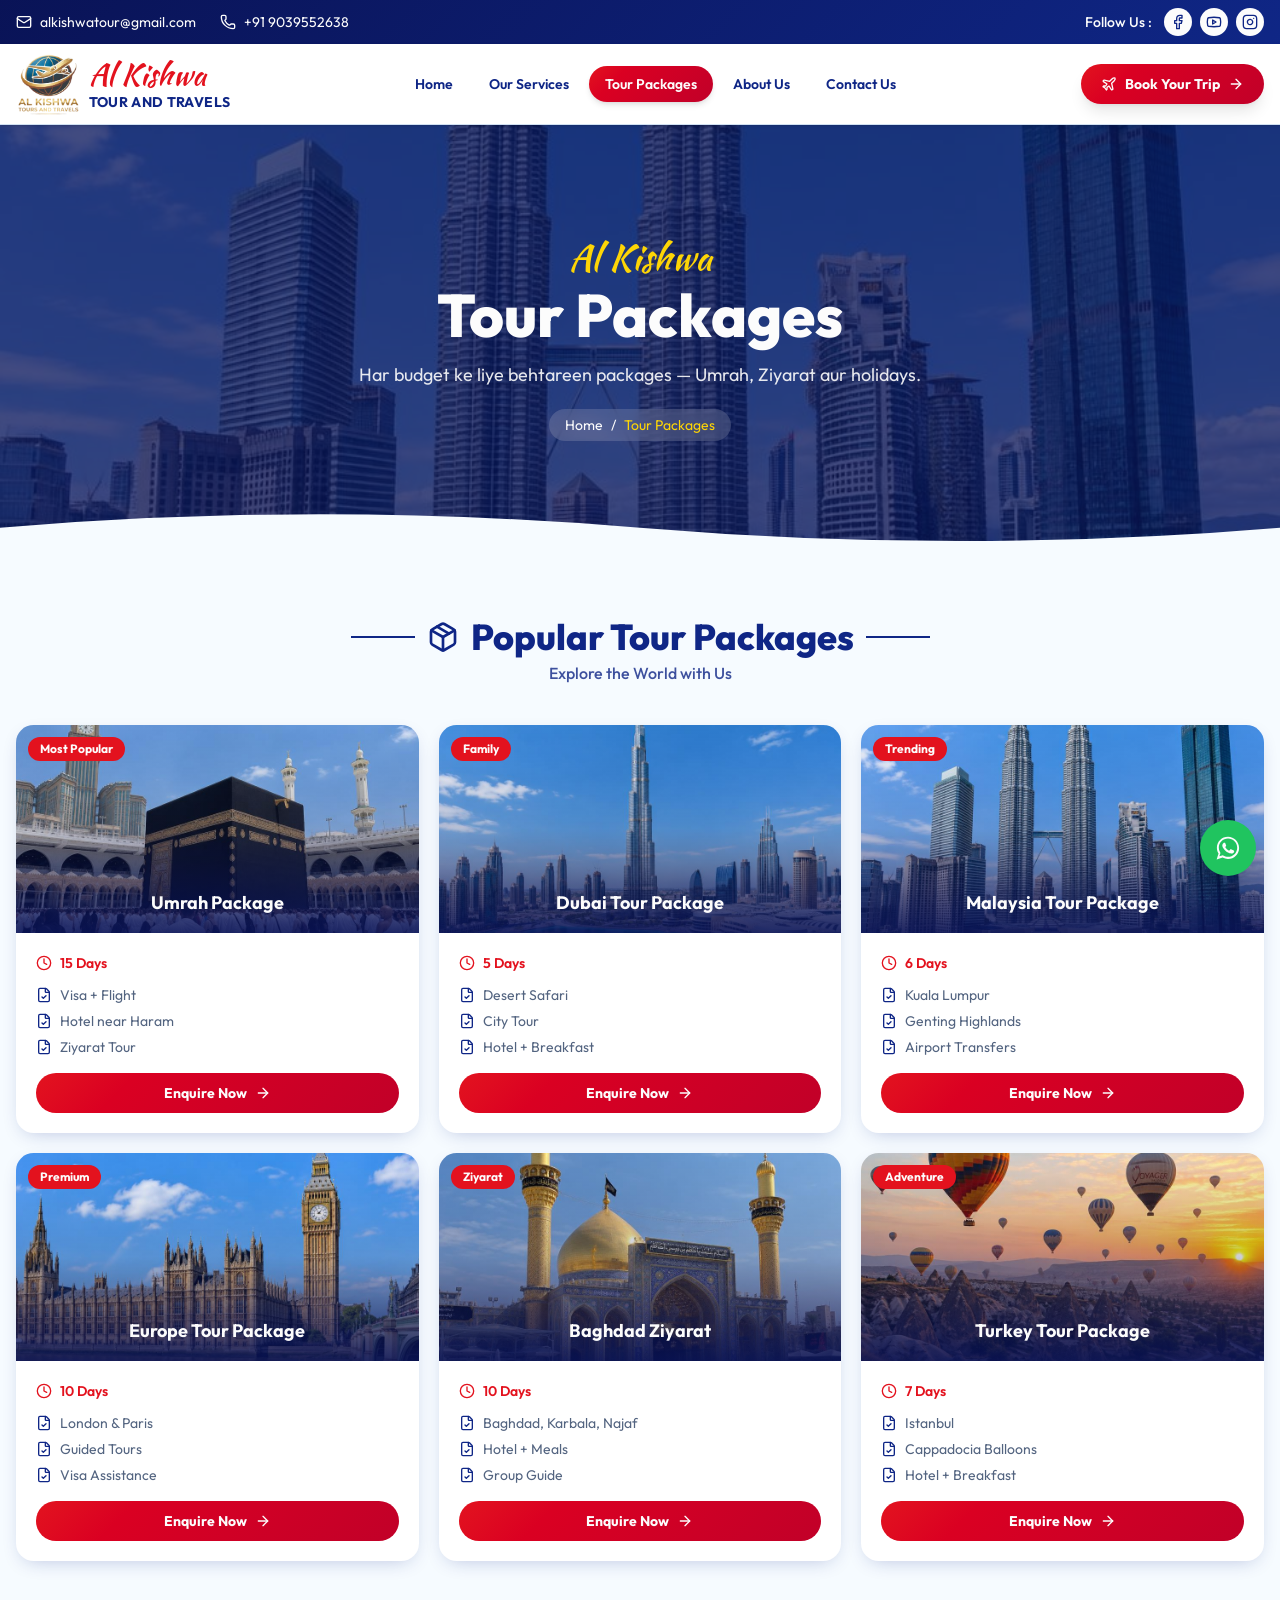
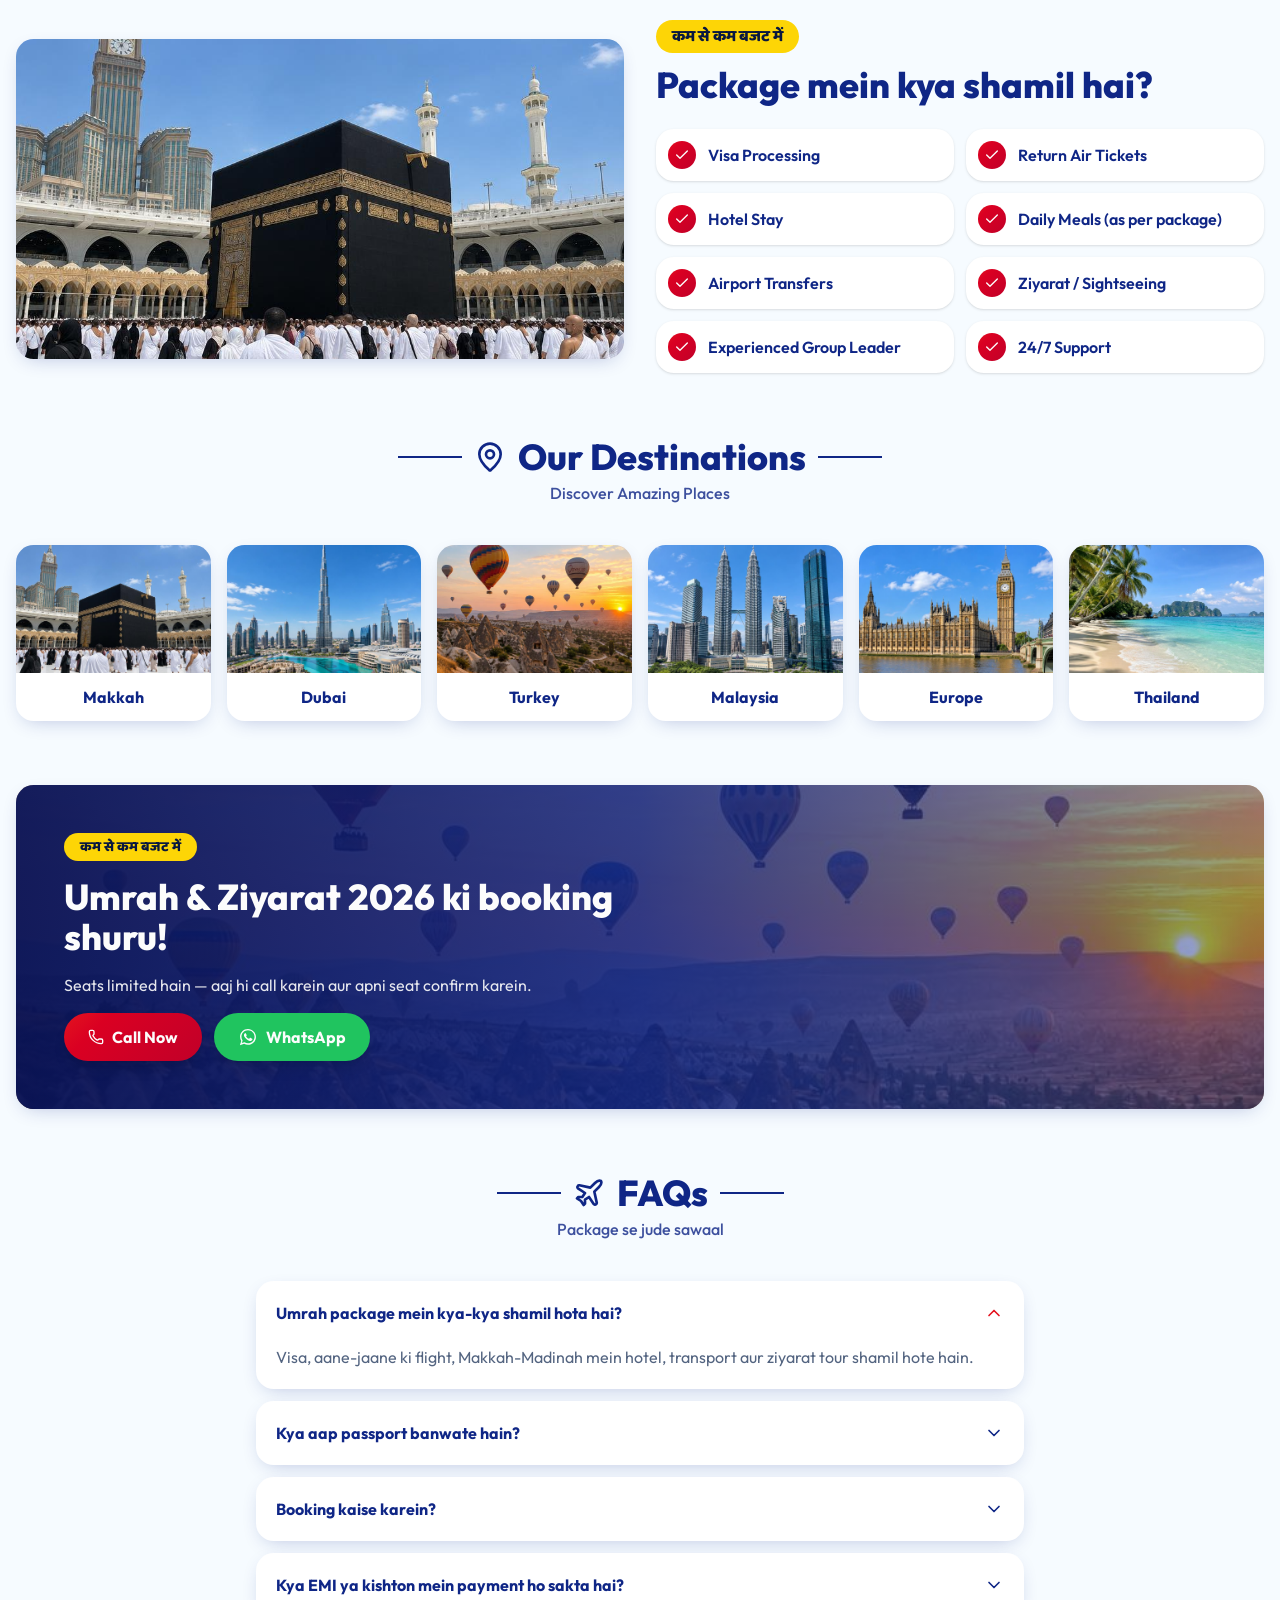
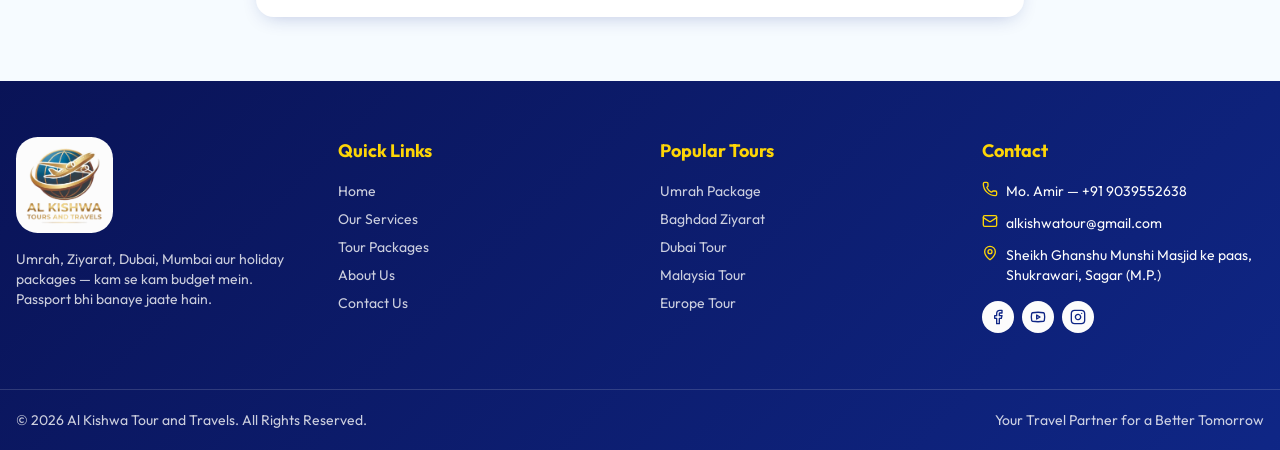
<file: pages/packages.html>
<html data-tsd-source="/src/routes/__root.tsx:106:5" lang="en"><head data-tsd-source="/src/routes/__root.tsx:107:7"><meta charset="utf-8"/><meta content="width=device-width, initial-scale=1" name="viewport"/><link data-precedence="default" href="../styles/styles-B2iG-avm.css" rel="stylesheet"/><link data-precedence="default" href="../styles/css2.bin" rel="stylesheet"/><title>Tour Packages — Al Kishwa Tour and Travels</title><meta content="website" property="og:type"/><meta content="summary_large_image" name="twitter:card"/><meta content="Umrah, Baghdad Ziyarat, Dubai, Malaysia, Turkey and Europe tour packages in low budget." name="description"/><meta content="Tour Packages — Al Kishwa Tour and Travels" property="og:title"/><meta content="Budget Umrah, Ziyarat and international tour packages." property="og:description"/><link href="https://fonts.googleapis.com" rel="preconnect"/><link crossorigin="anonymous" href="https://fonts.gstatic.com" rel="preconnect"/>
<style>
	#lovable-badge {
		--badge-bg: #1b1b1b;
		--badge-text: #c5c1b9;
		--badge-text-hover: #dcdad5;
		--badge-radius: 6px;
		--badge-padding: 8px;
		--badge-gap: 6px;
		--badge-shadow: 
			0 0 0 1px rgba(0, 0, 0, 0.88),
			0 1px 0 0 rgba(0, 0, 0, 0.04),
			0 2px 2px -1px rgba(0, 0, 0, 0.08),
			0 4px 4px -2px rgba(0, 0, 0, 0.08),
			0 8px 8px -4px rgba(0, 0, 0, 0.08),
			0 16px 16px -8px rgba(0, 0, 0, 0.08);
		--badge-transition-duration: 0.2s;
		--badge-transition-easing: cubic-bezier(0.16, 1, 0.32, 1);
		--focus-color: #575ECF;
		--focus-offset: 2px;
		--focus-width: 2px;
		
		position: fixed;
		bottom: 12px;
		right: 12px;
		height: 24px;
		display: flex;
		align-items: center;
		z-index: 1000000;
		background-color: var(--badge-bg) !important;
		color: var(--badge-text) !important;
		border-radius: var(--badge-radius);
		box-shadow: var(--badge-shadow) !important;
		font-size: 12px;
		font-family: system-ui, -apple-system, BlinkMacSystemFont, 'Segoe UI', Roboto, sans-serif;
		font-weight: 400 !important;
		text-transform: none !important;
		font-feature-settings: normal !important;
		transform: translateZ(0);
		will-change: transform, opacity;
		transition: opacity var(--badge-transition-duration) var(--badge-transition-easing);
	}

	#lovable-badge.closing {
		opacity: 0;
		pointer-events: none;
	}

	#lovable-badge-cta {
		display: flex;
		align-items: baseline;
		gap: var(--badge-gap);
		box-sizing: border-box;
		padding: 4px var(--badge-padding) 0;
		height: 100%;
		color: inherit;
		text-decoration: none;
		white-space: nowrap;
		border-radius: var(--badge-radius) 0 0 var(--badge-radius);
		transition: 
			background-color var(--badge-transition-duration) ease,
			color var(--badge-transition-duration) ease,
			transform 0.1s ease;
	}

	#lovable-badge-cta:hover {
		background: rgba(255, 255, 255, 0.04);
		color: var(--badge-text-hover);
	}

	#lovable-badge-cta:active {
		transform: scale(0.98);
	}

	#lovable-badge-cta:focus {
		outline: none;
	}

	#lovable-badge-cta:focus-visible {
		outline: var(--focus-width) solid var(--focus-color);
		outline-offset: var(--focus-offset);
		z-index: 1;
	}

	#lovable-badge-text {
		line-height: 1;
	}

	/* The wordmark baseline sits at y=12 of the 16px logo; an empty 12px box
	   makes that the flex baseline so the text aligns to it on any system font. */
	#lovable-badge-logo {
		position: relative;
		display: block;
		width: 52px;
		height: 12px;
	}

	#lovable-badge-logo svg {
		position: absolute;
		top: 0;
		left: 0;
	}

	#lovable-badge-divider {
		width: 1px;
		height: 24px;
		background-color: rgba(255, 255, 255, 0.04);
		flex-shrink: 0;
	}

	#lovable-badge-close {
		width: 24px;
		height: 24px;
		min-width: 24px;
		min-height: 24px;
		cursor: pointer;
		background: none;
		border: none;
		padding: 0;
		display: flex;
		align-items: center;
		justify-content: center;
		border-radius: 0 var(--badge-radius) var(--badge-radius) 0;
		flex-shrink: 0;
		transition: 
			background-color var(--badge-transition-duration) ease,
			transform 0.1s ease;
	}

	#lovable-badge-close:hover {
		background: rgba(255, 255, 255, 0.04);
	}

	#lovable-badge-close:active {
		transform: scale(0.92);
	}

	#lovable-badge-close:focus {
		outline: none;
	}

	#lovable-badge-close:focus-visible {
		outline: var(--focus-width) solid var(--focus-color);
		outline-offset: calc(var(--focus-offset) * -1);
		z-index: 1;
	}

	#lovable-badge-close svg path {
		fill: var(--badge-text);
		transition: fill var(--badge-transition-duration) ease;
	}

	#lovable-badge-close:hover svg path {
		fill: var(--badge-text-hover);
	}

	@media (prefers-reduced-motion: reduce) {
		#lovable-badge,
		#lovable-badge-cta,
		#lovable-badge-close,
		#lovable-badge-close svg path {
			transition: none;
		}
		
		#lovable-badge-cta:active,
		#lovable-badge-close:active {
			transform: none;
		}
	}

	@media (prefers-contrast: high) {
		#lovable-badge {
			--badge-bg: #000;
			--badge-text: #fff;
			--badge-text-hover: #fff;
			border: 2px solid currentColor;
		}
		
		#lovable-badge-cta:focus-visible,
		#lovable-badge-close:focus-visible {
			outline-width: 3px;
		}
	}
</style>
<meta content="Tour Packages — Al Kishwa Tour and Travels" name="twitter:title"/><meta content="Budget Umrah, Ziyarat and international tour packages." name="twitter:description"/><meta content="https://pub-bb2e103a32db4e198524a2e9ed8f35b4.r2.dev/lovp_7c5qzbnr759bg8n7seb7ayd9wn/7451a935cb203a220f906a4ac58126b5_1793881748814.png" property="og:image"/><meta content="https://pub-bb2e103a32db4e198524a2e9ed8f35b4.r2.dev/lovp_7c5qzbnr759bg8n7seb7ayd9wn/7451a935cb203a220f906a4ac58126b5_1793881748814.png" name="twitter:image"/><link href="../images/alkishwa-logo.png" rel="icon" type="image/png"/><style>
/* Al Kishwa custom mobile floating navigation */
.ak-bottom-dock{position:fixed;z-index:1000;left:50%;bottom:18px;transform:translateX(-50%);width:min(560px,calc(100% - 34px));padding:12px 16px 10px;border:1px solid rgba(255,255,255,.34);border-radius:42px;background:linear-gradient(135deg,rgba(12,25,66,.94),rgba(25,48,112,.91));box-shadow:0 18px 42px rgba(8,18,60,.32),inset 0 1px 2px rgba(255,255,255,.3);backdrop-filter:blur(22px);-webkit-backdrop-filter:blur(22px)}
.ak-bottom-dock ul{display:grid;grid-template-columns:repeat(5,1fr);align-items:center;gap:8px;margin:0;padding:0;list-style:none}
.ak-bottom-dock li{display:flex;justify-content:center}
.ak-bottom-dock a{position:relative;display:flex;min-width:48px;min-height:50px;align-items:center;justify-content:center;flex-direction:column;color:#fff;text-decoration:none;transition:transform .28s ease}
.ak-bottom-dock .dock-icon{width:44px;height:44px;display:grid;place-items:center;border-radius:50%;transition:all .3s ease}
.ak-bottom-dock svg{width:25px;height:25px}
.ak-bottom-dock small{position:absolute;top:48px;font-size:9px;line-height:1;color:#fff;opacity:0;transition:opacity .25s}
.ak-bottom-dock a[aria-current=page] .dock-icon{background:linear-gradient(145deg,#ef626e,#d92743);box-shadow:0 8px 20px rgba(228,48,75,.4),0 0 0 5px rgba(255,255,255,.09);transform:translateY(-15px)}
.ak-bottom-dock a[aria-current=page] small{opacity:1}
.ak-bottom-dock a:hover .dock-icon{background:rgba(255,255,255,.13);transform:translateY(-5px)}
.ak-bottom-dock .dock-book .dock-icon{background:linear-gradient(145deg,#f4bd39,#e99018);color:#14245d;box-shadow:0 7px 18px rgba(244,173,35,.3);transform:translateY(-9px)}
.ak-bottom-dock .dock-book:hover .dock-icon{transform:translateY(-13px)}
@media(min-width:1024px){.ak-bottom-dock{display:none}}
@media(max-width:420px){.ak-bottom-dock{bottom:12px;padding:9px 10px 8px;width:calc(100% - 24px)}.ak-bottom-dock .dock-icon{width:40px;height:40px}.ak-bottom-dock svg{width:23px;height:23px}.ak-bottom-dock a{min-height:46px}}
</style></head><body data-tsd-source="/src/routes/__root.tsx:110:7"><div class="min-h-screen overflow-x-hidden" data-tsd-source="/src/components/site/Layout.tsx:152:5"><div class="hidden bg-gradient-navy text-on-dark md:block" data-tsd-source="/src/components/site/Layout.tsx:41:7"><div class="mx-auto flex max-w-7xl items-center justify-between px-4 py-2 text-sm" data-tsd-source="/src/components/site/Layout.tsx:42:9"><div class="flex items-center gap-6" data-tsd-source="/src/components/site/Layout.tsx:43:11"><a class="flex items-center gap-2 hover:text-sun" data-tsd-source="/src/components/site/Layout.tsx:44:13" href="mailto:alkishwatour@gmail.com"><svg aria-hidden="true" class="lucide lucide-mail h-4 w-4" data-tsd-source="/src/components/site/Layout.tsx:44:100" fill="none" height="24" stroke="currentColor" stroke-linecap="round" stroke-linejoin="round" stroke-width="2" viewbox="0 0 24 24" width="24" xmlns="http://www.w3.org/2000/svg"><path d="m22 7-8.991 5.727a2 2 0 0 1-2.009 0L2 7"></path><rect height="16" rx="2" width="20" x="2" y="4"></rect></svg>alkishwatour@gmail.com</a><a class="flex items-center gap-2 hover:text-sun" data-tsd-source="/src/components/site/Layout.tsx:45:13" href="tel:+919039552638"><svg aria-hidden="true" class="lucide lucide-phone h-4 w-4" data-tsd-source="/src/components/site/Layout.tsx:45:100" fill="none" height="24" stroke="currentColor" stroke-linecap="round" stroke-linejoin="round" stroke-width="2" viewbox="0 0 24 24" width="24" xmlns="http://www.w3.org/2000/svg"><path d="M13.832 16.568a1 1 0 0 0 1.213-.303l.355-.465A2 2 0 0 1 17 15h3a2 2 0 0 1 2 2v3a2 2 0 0 1-2 2A18 18 0 0 1 2 4a2 2 0 0 1 2-2h3a2 2 0 0 1 2 2v3a2 2 0 0 1-.8 1.6l-.468.351a1 1 0 0 0-.292 1.233 14 14 0 0 0 6.392 6.384"></path></svg>+91 9039552638</a></div><div class="flex items-center gap-3" data-tsd-source="/src/components/site/Layout.tsx:47:11"><span class="font-medium" data-tsd-source="/src/components/site/Layout.tsx:47:52">Follow Us :</span><div class="flex items-center gap-2" data-tsd-source="/src/components/site/Layout.tsx:20:5"><a aria-label="social" class="h-7 w-7 grid place-items-center rounded-full bg-on-dark text-navy transition-transform hover:scale-110" data-tsd-source="/src/components/site/Layout.tsx:22:9" href="#"><svg aria-hidden="true" class="lucide lucide-facebook h-4 w-4" data-tsd-source="/src/components/site/Layout.tsx:23:11" fill="none" height="24" stroke="currentColor" stroke-linecap="round" stroke-linejoin="round" stroke-width="2" viewbox="0 0 24 24" width="24" xmlns="http://www.w3.org/2000/svg"><path d="M18 2h-3a5 5 0 0 0-5 5v3H7v4h3v8h4v-8h3l1-4h-4V7a1 1 0 0 1 1-1h3z"></path></svg></a><a aria-label="social" class="h-7 w-7 grid place-items-center rounded-full bg-on-dark text-navy transition-transform hover:scale-110" data-tsd-source="/src/components/site/Layout.tsx:22:9" href="#"><svg aria-hidden="true" class="lucide lucide-youtube h-4 w-4" data-tsd-source="/src/components/site/Layout.tsx:23:11" fill="none" height="24" stroke="currentColor" stroke-linecap="round" stroke-linejoin="round" stroke-width="2" viewbox="0 0 24 24" width="24" xmlns="http://www.w3.org/2000/svg"><path d="M2.5 17a24.12 24.12 0 0 1 0-10 2 2 0 0 1 1.4-1.4 49.56 49.56 0 0 1 16.2 0A2 2 0 0 1 21.5 7a24.12 24.12 0 0 1 0 10 2 2 0 0 1-1.4 1.4 49.55 49.55 0 0 1-16.2 0A2 2 0 0 1 2.5 17"></path><path d="m10 15 5-3-5-3z"></path></svg></a><a aria-label="social" class="h-7 w-7 grid place-items-center rounded-full bg-on-dark text-navy transition-transform hover:scale-110" data-tsd-source="/src/components/site/Layout.tsx:22:9" href="#"><svg aria-hidden="true" class="lucide lucide-instagram h-4 w-4" data-tsd-source="/src/components/site/Layout.tsx:23:11" fill="none" height="24" stroke="currentColor" stroke-linecap="round" stroke-linejoin="round" stroke-width="2" viewbox="0 0 24 24" width="24" xmlns="http://www.w3.org/2000/svg"><rect height="20" rx="5" ry="5" width="20" x="2" y="2"></rect><path d="M16 11.37A4 4 0 1 1 12.63 8 4 4 0 0 1 16 11.37z"></path><line x1="17.5" x2="17.51" y1="6.5" y2="6.5"></line></svg></a></div></div></div></div><header class="sticky top-0 z-40 border-b bg-card/95 shadow-sm backdrop-blur" data-tsd-source="/src/components/site/Layout.tsx:50:7"><div class="mx-auto flex max-w-7xl items-center justify-between gap-4 px-4 py-2" data-tsd-source="/src/components/site/Layout.tsx:51:9"><a class="flex min-w-0 items-center gap-2" data-tsd-source="/src/components/site/Layout.tsx:52:11" href="../index.html"><img alt="Al Kishwa Tours and Travels logo" class="h-14 w-auto shrink-0 md:h-16" data-tsd-source="/src/components/site/Layout.tsx:53:13" src="../images/alkishwa-logo.png"/><div class="min-w-0 leading-none" data-tsd-source="/src/components/site/Layout.tsx:54:13"><div class="truncate font-script text-2xl text-brand-red md:text-3xl" data-tsd-source="/src/components/site/Layout.tsx:55:15">Al Kishwa</div><div class="truncate text-xs font-bold tracking-wide text-navy md:text-sm" data-tsd-source="/src/components/site/Layout.tsx:56:15">TOUR AND TRAVELS</div></div></a><nav class="hidden items-center gap-1 lg:flex" data-tsd-source="/src/components/site/Layout.tsx:59:11"><a class="rounded-full px-4 py-2 text-sm font-semibold text-navy transition-colors hover:bg-secondary" data-tsd-source="/src/components/site/Layout.tsx:61:15" href="../index.html">Home</a><a class="rounded-full px-4 py-2 text-sm font-semibold text-navy transition-colors hover:bg-secondary" data-tsd-source="/src/components/site/Layout.tsx:61:15" href="../pages/services.html">Our Services</a><a aria-current="page" class="rounded-full px-4 py-2 text-sm font-semibold text-navy transition-colors hover:bg-secondary bg-gradient-red text-on-dark shadow-md hover:bg-transparent" data-status="active" data-tsd-source="/src/components/site/Layout.tsx:61:15" href="../pages/packages.html">Tour Packages</a><a class="rounded-full px-4 py-2 text-sm font-semibold text-navy transition-colors hover:bg-secondary" data-tsd-source="/src/components/site/Layout.tsx:61:15" href="../pages/about.html">About Us</a><a class="rounded-full px-4 py-2 text-sm font-semibold text-navy transition-colors hover:bg-secondary" data-tsd-source="/src/components/site/Layout.tsx:61:15" href="../pages/contact.html">Contact Us</a></nav><a class="hidden shrink-0 items-center gap-2 rounded-full bg-gradient-red px-5 py-2.5 text-sm font-bold text-on-dark shadow-lg transition-transform hover:scale-105 sm:flex" data-tsd-source="/src/components/site/Layout.tsx:68:11" href="../pages/contact.html"><svg aria-hidden="true" class="lucide lucide-plane h-4 w-4" data-tsd-source="/src/components/site/Layout.tsx:69:13" fill="none" height="24" stroke="currentColor" stroke-linecap="round" stroke-linejoin="round" stroke-width="2" viewbox="0 0 24 24" width="24" xmlns="http://www.w3.org/2000/svg"><path d="M17.8 19.2 16 11l3.5-3.5C21 6 21.5 4 21 3c-1-.5-3 0-4.5 1.5L13 8 4.8 6.2c-.5-.1-.9.1-1.1.5l-.3.5c-.2.5-.1 1 .3 1.3L9 12l-2 3H4l-1 1 3 2 2 3 1-1v-3l3-2 3.5 5.3c.3.4.8.5 1.3.3l.5-.2c.4-.3.6-.7.5-1.2z"></path></svg> Book Your Trip <svg aria-hidden="true" class="lucide lucide-arrow-right h-4 w-4" data-tsd-source="/src/components/site/Layout.tsx:69:58" fill="none" height="24" stroke="currentColor" stroke-linecap="round" stroke-linejoin="round" stroke-width="2" viewbox="0 0 24 24" width="24" xmlns="http://www.w3.org/2000/svg"><path d="M5 12h14"></path><path d="m12 5 7 7-7 7"></path></svg></a><a aria-label="Call" class="grid h-11 w-11 shrink-0 place-items-center rounded-full bg-gradient-red text-on-dark shadow-md sm:hidden" data-tsd-source="/src/components/site/Layout.tsx:71:11" href="tel:+919039552638"><svg aria-hidden="true" class="lucide lucide-phone h-5 w-5" data-tsd-source="/src/components/site/Layout.tsx:72:13" fill="none" height="24" stroke="currentColor" stroke-linecap="round" stroke-linejoin="round" stroke-width="2" viewbox="0 0 24 24" width="24" xmlns="http://www.w3.org/2000/svg"><path d="M13.832 16.568a1 1 0 0 0 1.213-.303l.355-.465A2 2 0 0 1 17 15h3a2 2 0 0 1 2 2v3a2 2 0 0 1-2 2A18 18 0 0 1 2 4a2 2 0 0 1 2-2h3a2 2 0 0 1 2 2v3a2 2 0 0 1-.8 1.6l-.468.351a1 1 0 0 0-.292 1.233 14 14 0 0 0 6.392 6.384"></path></svg></a></div></header><main data-tsd-source="/src/components/site/Layout.tsx:154:7"><!--$--><section class="relative overflow-hidden" data-tsd-source="/src/components/site/Sections.tsx:29:5"><img alt="Tour Packages" class="absolute inset-0 h-full w-full object-cover" data-tsd-source="/src/components/site/Sections.tsx:30:7" src="../images/malaysia-B0ampim3.jpg"/><div class="absolute inset-0 bg-navy-deep/75" data-tsd-source="/src/components/site/Sections.tsx:31:7"></div><div class="relative mx-auto max-w-7xl px-4 py-20 text-center text-on-dark md:py-28" data-tsd-source="/src/components/site/Sections.tsx:32:7"><p class="font-script text-3xl text-sun md:text-4xl" data-tsd-source="/src/components/site/Sections.tsx:33:9">Al Kishwa</p><h1 class="mt-2 text-4xl font-extrabold md:text-6xl animate-fade-up" data-tsd-source="/src/components/site/Sections.tsx:34:9">Tour Packages</h1><p class="mx-auto mt-4 max-w-2xl text-lg opacity-90" data-tsd-source="/src/components/site/Sections.tsx:35:9">Har budget ke liye behtareen packages — Umrah, Ziyarat aur holidays.</p><div class="mt-5 inline-flex gap-2 rounded-full bg-on-dark/15 px-4 py-1.5 text-sm backdrop-blur" data-tsd-source="/src/components/site/Sections.tsx:36:9"><a class="hover:text-sun" data-tsd-source="/src/components/site/Sections.tsx:37:11" href="../index.html">Home</a> / <span class="text-sun" data-tsd-source="/src/components/site/Sections.tsx:37:65">Tour Packages</span></div></div><svg class="absolute -bottom-px left-0 w-full text-background" data-tsd-source="/src/components/site/Sections.tsx:40:7" fill="currentColor" preserveaspectratio="none" viewbox="0 0 1440 60"><path d="M0 60V30Q360 0 720 30T1440 30V60Z" data-tsd-source="/src/components/site/Sections.tsx:40:143"></path></svg></section><section class="mx-auto max-w-7xl px-4 py-14 md:py-16" data-tsd-source="/src/components/site/Sections.tsx:24:10"><div class="mb-10 text-center" data-tsd-source="/src/components/site/Sections.tsx:11:5"><div class="flex items-center justify-center gap-3" data-tsd-source="/src/components/site/Sections.tsx:12:7"><span class="hidden h-0.5 w-16 bg-navy sm:block" data-tsd-source="/src/components/site/Sections.tsx:13:9"></span><svg aria-hidden="true" class="lucide lucide-package h-8 w-8 shrink-0 text-navy" data-tsd-source="/src/components/site/Sections.tsx:14:9" fill="none" height="24" stroke="currentColor" stroke-linecap="round" stroke-linejoin="round" stroke-width="2" viewbox="0 0 24 24" width="24" xmlns="http://www.w3.org/2000/svg"><path d="M11 21.73a2 2 0 0 0 2 0l7-4A2 2 0 0 0 21 16V8a2 2 0 0 0-1-1.73l-7-4a2 2 0 0 0-2 0l-7 4A2 2 0 0 0 3 8v8a2 2 0 0 0 1 1.73z"></path><path d="M12 22V12"></path><polyline points="3.29 7 12 12 20.71 7"></polyline><path d="m7.5 4.27 9 5.15"></path></svg><h2 class="text-3xl font-extrabold text-navy md:text-4xl" data-tsd-source="/src/components/site/Sections.tsx:15:9">Popular Tour Packages</h2><span class="hidden h-0.5 w-16 bg-navy sm:block" data-tsd-source="/src/components/site/Sections.tsx:16:9"></span></div><p class="mt-1 font-medium text-navy/80" data-tsd-source="/src/components/site/Sections.tsx:18:15">Explore the World with Us</p></div><div class="grid gap-5 sm:grid-cols-2 lg:grid-cols-3" data-tsd-source="/src/components/site/Sections.tsx:94:5"><div class="card-lift group overflow-hidden" data-tsd-source="/src/components/site/Sections.tsx:96:9"><div class="relative h-52 overflow-hidden" data-tsd-source="/src/components/site/Sections.tsx:97:11"><img alt="Umrah Package" class="h-full w-full object-cover transition-transform duration-500 group-hover:scale-110" data-tsd-source="/src/components/site/Sections.tsx:98:13" height="704" loading="lazy" src="../images/makkah-WdEkeqGs.jpg" width="944"/><div class="absolute inset-0 bg-gradient-to-t from-navy-deep/90 via-navy-deep/20 to-transparent" data-tsd-source="/src/components/site/Sections.tsx:99:13"></div><span class="absolute left-3 top-3 rounded-full bg-brand-red px-3 py-1 text-xs font-bold text-on-dark" data-tsd-source="/src/components/site/Sections.tsx:100:13">Most Popular</span><div class="absolute inset-x-0 bottom-0 p-4 text-center" data-tsd-source="/src/components/site/Sections.tsx:101:13"><h3 class="text-lg font-bold text-on-dark" data-tsd-source="/src/components/site/Sections.tsx:102:15">Umrah Package</h3></div></div><div class="p-5" data-tsd-source="/src/components/site/Sections.tsx:109:13"><div class="mb-3 flex items-center gap-2 text-sm font-semibold text-brand-red" data-tsd-source="/src/components/site/Sections.tsx:110:15"><svg aria-hidden="true" class="lucide lucide-clock h-4 w-4" data-tsd-source="/src/components/site/Sections.tsx:110:98" fill="none" height="24" stroke="currentColor" stroke-linecap="round" stroke-linejoin="round" stroke-width="2" viewbox="0 0 24 24" width="24" xmlns="http://www.w3.org/2000/svg"><circle cx="12" cy="12" r="10"></circle><path d="M12 6v6l4 2"></path></svg>15 Days</div><ul class="space-y-1.5 text-sm text-muted-foreground" data-tsd-source="/src/components/site/Sections.tsx:111:15"><li class="flex items-center gap-2" data-tsd-source="/src/components/site/Sections.tsx:112:39"><svg aria-hidden="true" class="lucide lucide-file-check h-4 w-4 text-navy" data-tsd-source="/src/components/site/Sections.tsx:112:88" fill="none" height="24" stroke="currentColor" stroke-linecap="round" stroke-linejoin="round" stroke-width="2" viewbox="0 0 24 24" width="24" xmlns="http://www.w3.org/2000/svg"><path d="M6 22a2 2 0 0 1-2-2V4a2 2 0 0 1 2-2h8a2.4 2.4 0 0 1 1.704.706l3.588 3.588A2.4 2.4 0 0 1 20 8v12a2 2 0 0 1-2 2z"></path><path d="M14 2v5a1 1 0 0 0 1 1h5"></path><path d="m9 15 2 2 4-4"></path></svg>Visa + Flight</li><li class="flex items-center gap-2" data-tsd-source="/src/components/site/Sections.tsx:112:39"><svg aria-hidden="true" class="lucide lucide-file-check h-4 w-4 text-navy" data-tsd-source="/src/components/site/Sections.tsx:112:88" fill="none" height="24" stroke="currentColor" stroke-linecap="round" stroke-linejoin="round" stroke-width="2" viewbox="0 0 24 24" width="24" xmlns="http://www.w3.org/2000/svg"><path d="M6 22a2 2 0 0 1-2-2V4a2 2 0 0 1 2-2h8a2.4 2.4 0 0 1 1.704.706l3.588 3.588A2.4 2.4 0 0 1 20 8v12a2 2 0 0 1-2 2z"></path><path d="M14 2v5a1 1 0 0 0 1 1h5"></path><path d="m9 15 2 2 4-4"></path></svg>Hotel near Haram</li><li class="flex items-center gap-2" data-tsd-source="/src/components/site/Sections.tsx:112:39"><svg aria-hidden="true" class="lucide lucide-file-check h-4 w-4 text-navy" data-tsd-source="/src/components/site/Sections.tsx:112:88" fill="none" height="24" stroke="currentColor" stroke-linecap="round" stroke-linejoin="round" stroke-width="2" viewbox="0 0 24 24" width="24" xmlns="http://www.w3.org/2000/svg"><path d="M6 22a2 2 0 0 1-2-2V4a2 2 0 0 1 2-2h8a2.4 2.4 0 0 1 1.704.706l3.588 3.588A2.4 2.4 0 0 1 20 8v12a2 2 0 0 1-2 2z"></path><path d="M14 2v5a1 1 0 0 0 1 1h5"></path><path d="m9 15 2 2 4-4"></path></svg>Ziyarat Tour</li></ul><a class="mt-4 flex items-center justify-center gap-2 rounded-full bg-gradient-red py-2.5 text-sm font-bold text-on-dark transition-transform hover:scale-[1.02]" data-tsd-source="/src/components/site/Sections.tsx:114:15" href="https://wa.me/919039552638?text=Assalamu%20Alaikum%2C%20mujhe%20tour%20package%20ki%20jankari%20chahiye." rel="noreferrer" target="_blank">Enquire Now <svg aria-hidden="true" class="lucide lucide-arrow-right h-4 w-4" data-tsd-source="/src/components/site/Sections.tsx:114:250" fill="none" height="24" stroke="currentColor" stroke-linecap="round" stroke-linejoin="round" stroke-width="2" viewbox="0 0 24 24" width="24" xmlns="http://www.w3.org/2000/svg"><path d="M5 12h14"></path><path d="m12 5 7 7-7 7"></path></svg></a></div></div><div class="card-lift group overflow-hidden" data-tsd-source="/src/components/site/Sections.tsx:96:9"><div class="relative h-52 overflow-hidden" data-tsd-source="/src/components/site/Sections.tsx:97:11"><img alt="Dubai Tour Package" class="h-full w-full object-cover transition-transform duration-500 group-hover:scale-110" data-tsd-source="/src/components/site/Sections.tsx:98:13" height="704" loading="lazy" src="../images/dubai-DWSJc5t2.jpg" width="944"/><div class="absolute inset-0 bg-gradient-to-t from-navy-deep/90 via-navy-deep/20 to-transparent" data-tsd-source="/src/components/site/Sections.tsx:99:13"></div><span class="absolute left-3 top-3 rounded-full bg-brand-red px-3 py-1 text-xs font-bold text-on-dark" data-tsd-source="/src/components/site/Sections.tsx:100:13">Family</span><div class="absolute inset-x-0 bottom-0 p-4 text-center" data-tsd-source="/src/components/site/Sections.tsx:101:13"><h3 class="text-lg font-bold text-on-dark" data-tsd-source="/src/components/site/Sections.tsx:102:15">Dubai Tour Package</h3></div></div><div class="p-5" data-tsd-source="/src/components/site/Sections.tsx:109:13"><div class="mb-3 flex items-center gap-2 text-sm font-semibold text-brand-red" data-tsd-source="/src/components/site/Sections.tsx:110:15"><svg aria-hidden="true" class="lucide lucide-clock h-4 w-4" data-tsd-source="/src/components/site/Sections.tsx:110:98" fill="none" height="24" stroke="currentColor" stroke-linecap="round" stroke-linejoin="round" stroke-width="2" viewbox="0 0 24 24" width="24" xmlns="http://www.w3.org/2000/svg"><circle cx="12" cy="12" r="10"></circle><path d="M12 6v6l4 2"></path></svg>5 Days</div><ul class="space-y-1.5 text-sm text-muted-foreground" data-tsd-source="/src/components/site/Sections.tsx:111:15"><li class="flex items-center gap-2" data-tsd-source="/src/components/site/Sections.tsx:112:39"><svg aria-hidden="true" class="lucide lucide-file-check h-4 w-4 text-navy" data-tsd-source="/src/components/site/Sections.tsx:112:88" fill="none" height="24" stroke="currentColor" stroke-linecap="round" stroke-linejoin="round" stroke-width="2" viewbox="0 0 24 24" width="24" xmlns="http://www.w3.org/2000/svg"><path d="M6 22a2 2 0 0 1-2-2V4a2 2 0 0 1 2-2h8a2.4 2.4 0 0 1 1.704.706l3.588 3.588A2.4 2.4 0 0 1 20 8v12a2 2 0 0 1-2 2z"></path><path d="M14 2v5a1 1 0 0 0 1 1h5"></path><path d="m9 15 2 2 4-4"></path></svg>Desert Safari</li><li class="flex items-center gap-2" data-tsd-source="/src/components/site/Sections.tsx:112:39"><svg aria-hidden="true" class="lucide lucide-file-check h-4 w-4 text-navy" data-tsd-source="/src/components/site/Sections.tsx:112:88" fill="none" height="24" stroke="currentColor" stroke-linecap="round" stroke-linejoin="round" stroke-width="2" viewbox="0 0 24 24" width="24" xmlns="http://www.w3.org/2000/svg"><path d="M6 22a2 2 0 0 1-2-2V4a2 2 0 0 1 2-2h8a2.4 2.4 0 0 1 1.704.706l3.588 3.588A2.4 2.4 0 0 1 20 8v12a2 2 0 0 1-2 2z"></path><path d="M14 2v5a1 1 0 0 0 1 1h5"></path><path d="m9 15 2 2 4-4"></path></svg>City Tour</li><li class="flex items-center gap-2" data-tsd-source="/src/components/site/Sections.tsx:112:39"><svg aria-hidden="true" class="lucide lucide-file-check h-4 w-4 text-navy" data-tsd-source="/src/components/site/Sections.tsx:112:88" fill="none" height="24" stroke="currentColor" stroke-linecap="round" stroke-linejoin="round" stroke-width="2" viewbox="0 0 24 24" width="24" xmlns="http://www.w3.org/2000/svg"><path d="M6 22a2 2 0 0 1-2-2V4a2 2 0 0 1 2-2h8a2.4 2.4 0 0 1 1.704.706l3.588 3.588A2.4 2.4 0 0 1 20 8v12a2 2 0 0 1-2 2z"></path><path d="M14 2v5a1 1 0 0 0 1 1h5"></path><path d="m9 15 2 2 4-4"></path></svg>Hotel + Breakfast</li></ul><a class="mt-4 flex items-center justify-center gap-2 rounded-full bg-gradient-red py-2.5 text-sm font-bold text-on-dark transition-transform hover:scale-[1.02]" data-tsd-source="/src/components/site/Sections.tsx:114:15" href="https://wa.me/919039552638?text=Assalamu%20Alaikum%2C%20mujhe%20tour%20package%20ki%20jankari%20chahiye." rel="noreferrer" target="_blank">Enquire Now <svg aria-hidden="true" class="lucide lucide-arrow-right h-4 w-4" data-tsd-source="/src/components/site/Sections.tsx:114:250" fill="none" height="24" stroke="currentColor" stroke-linecap="round" stroke-linejoin="round" stroke-width="2" viewbox="0 0 24 24" width="24" xmlns="http://www.w3.org/2000/svg"><path d="M5 12h14"></path><path d="m12 5 7 7-7 7"></path></svg></a></div></div><div class="card-lift group overflow-hidden" data-tsd-source="/src/components/site/Sections.tsx:96:9"><div class="relative h-52 overflow-hidden" data-tsd-source="/src/components/site/Sections.tsx:97:11"><img alt="Malaysia Tour Package" class="h-full w-full object-cover transition-transform duration-500 group-hover:scale-110" data-tsd-source="/src/components/site/Sections.tsx:98:13" height="704" loading="lazy" src="../images/malaysia-B0ampim3.jpg" width="944"/><div class="absolute inset-0 bg-gradient-to-t from-navy-deep/90 via-navy-deep/20 to-transparent" data-tsd-source="/src/components/site/Sections.tsx:99:13"></div><span class="absolute left-3 top-3 rounded-full bg-brand-red px-3 py-1 text-xs font-bold text-on-dark" data-tsd-source="/src/components/site/Sections.tsx:100:13">Trending</span><div class="absolute inset-x-0 bottom-0 p-4 text-center" data-tsd-source="/src/components/site/Sections.tsx:101:13"><h3 class="text-lg font-bold text-on-dark" data-tsd-source="/src/components/site/Sections.tsx:102:15">Malaysia Tour Package</h3></div></div><div class="p-5" data-tsd-source="/src/components/site/Sections.tsx:109:13"><div class="mb-3 flex items-center gap-2 text-sm font-semibold text-brand-red" data-tsd-source="/src/components/site/Sections.tsx:110:15"><svg aria-hidden="true" class="lucide lucide-clock h-4 w-4" data-tsd-source="/src/components/site/Sections.tsx:110:98" fill="none" height="24" stroke="currentColor" stroke-linecap="round" stroke-linejoin="round" stroke-width="2" viewbox="0 0 24 24" width="24" xmlns="http://www.w3.org/2000/svg"><circle cx="12" cy="12" r="10"></circle><path d="M12 6v6l4 2"></path></svg>6 Days</div><ul class="space-y-1.5 text-sm text-muted-foreground" data-tsd-source="/src/components/site/Sections.tsx:111:15"><li class="flex items-center gap-2" data-tsd-source="/src/components/site/Sections.tsx:112:39"><svg aria-hidden="true" class="lucide lucide-file-check h-4 w-4 text-navy" data-tsd-source="/src/components/site/Sections.tsx:112:88" fill="none" height="24" stroke="currentColor" stroke-linecap="round" stroke-linejoin="round" stroke-width="2" viewbox="0 0 24 24" width="24" xmlns="http://www.w3.org/2000/svg"><path d="M6 22a2 2 0 0 1-2-2V4a2 2 0 0 1 2-2h8a2.4 2.4 0 0 1 1.704.706l3.588 3.588A2.4 2.4 0 0 1 20 8v12a2 2 0 0 1-2 2z"></path><path d="M14 2v5a1 1 0 0 0 1 1h5"></path><path d="m9 15 2 2 4-4"></path></svg>Kuala Lumpur</li><li class="flex items-center gap-2" data-tsd-source="/src/components/site/Sections.tsx:112:39"><svg aria-hidden="true" class="lucide lucide-file-check h-4 w-4 text-navy" data-tsd-source="/src/components/site/Sections.tsx:112:88" fill="none" height="24" stroke="currentColor" stroke-linecap="round" stroke-linejoin="round" stroke-width="2" viewbox="0 0 24 24" width="24" xmlns="http://www.w3.org/2000/svg"><path d="M6 22a2 2 0 0 1-2-2V4a2 2 0 0 1 2-2h8a2.4 2.4 0 0 1 1.704.706l3.588 3.588A2.4 2.4 0 0 1 20 8v12a2 2 0 0 1-2 2z"></path><path d="M14 2v5a1 1 0 0 0 1 1h5"></path><path d="m9 15 2 2 4-4"></path></svg>Genting Highlands</li><li class="flex items-center gap-2" data-tsd-source="/src/components/site/Sections.tsx:112:39"><svg aria-hidden="true" class="lucide lucide-file-check h-4 w-4 text-navy" data-tsd-source="/src/components/site/Sections.tsx:112:88" fill="none" height="24" stroke="currentColor" stroke-linecap="round" stroke-linejoin="round" stroke-width="2" viewbox="0 0 24 24" width="24" xmlns="http://www.w3.org/2000/svg"><path d="M6 22a2 2 0 0 1-2-2V4a2 2 0 0 1 2-2h8a2.4 2.4 0 0 1 1.704.706l3.588 3.588A2.4 2.4 0 0 1 20 8v12a2 2 0 0 1-2 2z"></path><path d="M14 2v5a1 1 0 0 0 1 1h5"></path><path d="m9 15 2 2 4-4"></path></svg>Airport Transfers</li></ul><a class="mt-4 flex items-center justify-center gap-2 rounded-full bg-gradient-red py-2.5 text-sm font-bold text-on-dark transition-transform hover:scale-[1.02]" data-tsd-source="/src/components/site/Sections.tsx:114:15" href="https://wa.me/919039552638?text=Assalamu%20Alaikum%2C%20mujhe%20tour%20package%20ki%20jankari%20chahiye." rel="noreferrer" target="_blank">Enquire Now <svg aria-hidden="true" class="lucide lucide-arrow-right h-4 w-4" data-tsd-source="/src/components/site/Sections.tsx:114:250" fill="none" height="24" stroke="currentColor" stroke-linecap="round" stroke-linejoin="round" stroke-width="2" viewbox="0 0 24 24" width="24" xmlns="http://www.w3.org/2000/svg"><path d="M5 12h14"></path><path d="m12 5 7 7-7 7"></path></svg></a></div></div><div class="card-lift group overflow-hidden" data-tsd-source="/src/components/site/Sections.tsx:96:9"><div class="relative h-52 overflow-hidden" data-tsd-source="/src/components/site/Sections.tsx:97:11"><img alt="Europe Tour Package" class="h-full w-full object-cover transition-transform duration-500 group-hover:scale-110" data-tsd-source="/src/components/site/Sections.tsx:98:13" height="704" loading="lazy" src="../images/europe-BR-sYuMC.jpg" width="944"/><div class="absolute inset-0 bg-gradient-to-t from-navy-deep/90 via-navy-deep/20 to-transparent" data-tsd-source="/src/components/site/Sections.tsx:99:13"></div><span class="absolute left-3 top-3 rounded-full bg-brand-red px-3 py-1 text-xs font-bold text-on-dark" data-tsd-source="/src/components/site/Sections.tsx:100:13">Premium</span><div class="absolute inset-x-0 bottom-0 p-4 text-center" data-tsd-source="/src/components/site/Sections.tsx:101:13"><h3 class="text-lg font-bold text-on-dark" data-tsd-source="/src/components/site/Sections.tsx:102:15">Europe Tour Package</h3></div></div><div class="p-5" data-tsd-source="/src/components/site/Sections.tsx:109:13"><div class="mb-3 flex items-center gap-2 text-sm font-semibold text-brand-red" data-tsd-source="/src/components/site/Sections.tsx:110:15"><svg aria-hidden="true" class="lucide lucide-clock h-4 w-4" data-tsd-source="/src/components/site/Sections.tsx:110:98" fill="none" height="24" stroke="currentColor" stroke-linecap="round" stroke-linejoin="round" stroke-width="2" viewbox="0 0 24 24" width="24" xmlns="http://www.w3.org/2000/svg"><circle cx="12" cy="12" r="10"></circle><path d="M12 6v6l4 2"></path></svg>10 Days</div><ul class="space-y-1.5 text-sm text-muted-foreground" data-tsd-source="/src/components/site/Sections.tsx:111:15"><li class="flex items-center gap-2" data-tsd-source="/src/components/site/Sections.tsx:112:39"><svg aria-hidden="true" class="lucide lucide-file-check h-4 w-4 text-navy" data-tsd-source="/src/components/site/Sections.tsx:112:88" fill="none" height="24" stroke="currentColor" stroke-linecap="round" stroke-linejoin="round" stroke-width="2" viewbox="0 0 24 24" width="24" xmlns="http://www.w3.org/2000/svg"><path d="M6 22a2 2 0 0 1-2-2V4a2 2 0 0 1 2-2h8a2.4 2.4 0 0 1 1.704.706l3.588 3.588A2.4 2.4 0 0 1 20 8v12a2 2 0 0 1-2 2z"></path><path d="M14 2v5a1 1 0 0 0 1 1h5"></path><path d="m9 15 2 2 4-4"></path></svg>London &amp; Paris</li><li class="flex items-center gap-2" data-tsd-source="/src/components/site/Sections.tsx:112:39"><svg aria-hidden="true" class="lucide lucide-file-check h-4 w-4 text-navy" data-tsd-source="/src/components/site/Sections.tsx:112:88" fill="none" height="24" stroke="currentColor" stroke-linecap="round" stroke-linejoin="round" stroke-width="2" viewbox="0 0 24 24" width="24" xmlns="http://www.w3.org/2000/svg"><path d="M6 22a2 2 0 0 1-2-2V4a2 2 0 0 1 2-2h8a2.4 2.4 0 0 1 1.704.706l3.588 3.588A2.4 2.4 0 0 1 20 8v12a2 2 0 0 1-2 2z"></path><path d="M14 2v5a1 1 0 0 0 1 1h5"></path><path d="m9 15 2 2 4-4"></path></svg>Guided Tours</li><li class="flex items-center gap-2" data-tsd-source="/src/components/site/Sections.tsx:112:39"><svg aria-hidden="true" class="lucide lucide-file-check h-4 w-4 text-navy" data-tsd-source="/src/components/site/Sections.tsx:112:88" fill="none" height="24" stroke="currentColor" stroke-linecap="round" stroke-linejoin="round" stroke-width="2" viewbox="0 0 24 24" width="24" xmlns="http://www.w3.org/2000/svg"><path d="M6 22a2 2 0 0 1-2-2V4a2 2 0 0 1 2-2h8a2.4 2.4 0 0 1 1.704.706l3.588 3.588A2.4 2.4 0 0 1 20 8v12a2 2 0 0 1-2 2z"></path><path d="M14 2v5a1 1 0 0 0 1 1h5"></path><path d="m9 15 2 2 4-4"></path></svg>Visa Assistance</li></ul><a class="mt-4 flex items-center justify-center gap-2 rounded-full bg-gradient-red py-2.5 text-sm font-bold text-on-dark transition-transform hover:scale-[1.02]" data-tsd-source="/src/components/site/Sections.tsx:114:15" href="https://wa.me/919039552638?text=Assalamu%20Alaikum%2C%20mujhe%20tour%20package%20ki%20jankari%20chahiye." rel="noreferrer" target="_blank">Enquire Now <svg aria-hidden="true" class="lucide lucide-arrow-right h-4 w-4" data-tsd-source="/src/components/site/Sections.tsx:114:250" fill="none" height="24" stroke="currentColor" stroke-linecap="round" stroke-linejoin="round" stroke-width="2" viewbox="0 0 24 24" width="24" xmlns="http://www.w3.org/2000/svg"><path d="M5 12h14"></path><path d="m12 5 7 7-7 7"></path></svg></a></div></div><div class="card-lift group overflow-hidden" data-tsd-source="/src/components/site/Sections.tsx:96:9"><div class="relative h-52 overflow-hidden" data-tsd-source="/src/components/site/Sections.tsx:97:11"><img alt="Baghdad Ziyarat" class="h-full w-full object-cover transition-transform duration-500 group-hover:scale-110" data-tsd-source="/src/components/site/Sections.tsx:98:13" height="704" loading="lazy" src="../images/baghdad-C0Dklvrs.jpg" width="944"/><div class="absolute inset-0 bg-gradient-to-t from-navy-deep/90 via-navy-deep/20 to-transparent" data-tsd-source="/src/components/site/Sections.tsx:99:13"></div><span class="absolute left-3 top-3 rounded-full bg-brand-red px-3 py-1 text-xs font-bold text-on-dark" data-tsd-source="/src/components/site/Sections.tsx:100:13">Ziyarat</span><div class="absolute inset-x-0 bottom-0 p-4 text-center" data-tsd-source="/src/components/site/Sections.tsx:101:13"><h3 class="text-lg font-bold text-on-dark" data-tsd-source="/src/components/site/Sections.tsx:102:15">Baghdad Ziyarat</h3></div></div><div class="p-5" data-tsd-source="/src/components/site/Sections.tsx:109:13"><div class="mb-3 flex items-center gap-2 text-sm font-semibold text-brand-red" data-tsd-source="/src/components/site/Sections.tsx:110:15"><svg aria-hidden="true" class="lucide lucide-clock h-4 w-4" data-tsd-source="/src/components/site/Sections.tsx:110:98" fill="none" height="24" stroke="currentColor" stroke-linecap="round" stroke-linejoin="round" stroke-width="2" viewbox="0 0 24 24" width="24" xmlns="http://www.w3.org/2000/svg"><circle cx="12" cy="12" r="10"></circle><path d="M12 6v6l4 2"></path></svg>10 Days</div><ul class="space-y-1.5 text-sm text-muted-foreground" data-tsd-source="/src/components/site/Sections.tsx:111:15"><li class="flex items-center gap-2" data-tsd-source="/src/components/site/Sections.tsx:112:39"><svg aria-hidden="true" class="lucide lucide-file-check h-4 w-4 text-navy" data-tsd-source="/src/components/site/Sections.tsx:112:88" fill="none" height="24" stroke="currentColor" stroke-linecap="round" stroke-linejoin="round" stroke-width="2" viewbox="0 0 24 24" width="24" xmlns="http://www.w3.org/2000/svg"><path d="M6 22a2 2 0 0 1-2-2V4a2 2 0 0 1 2-2h8a2.4 2.4 0 0 1 1.704.706l3.588 3.588A2.4 2.4 0 0 1 20 8v12a2 2 0 0 1-2 2z"></path><path d="M14 2v5a1 1 0 0 0 1 1h5"></path><path d="m9 15 2 2 4-4"></path></svg>Baghdad, Karbala, Najaf</li><li class="flex items-center gap-2" data-tsd-source="/src/components/site/Sections.tsx:112:39"><svg aria-hidden="true" class="lucide lucide-file-check h-4 w-4 text-navy" data-tsd-source="/src/components/site/Sections.tsx:112:88" fill="none" height="24" stroke="currentColor" stroke-linecap="round" stroke-linejoin="round" stroke-width="2" viewbox="0 0 24 24" width="24" xmlns="http://www.w3.org/2000/svg"><path d="M6 22a2 2 0 0 1-2-2V4a2 2 0 0 1 2-2h8a2.4 2.4 0 0 1 1.704.706l3.588 3.588A2.4 2.4 0 0 1 20 8v12a2 2 0 0 1-2 2z"></path><path d="M14 2v5a1 1 0 0 0 1 1h5"></path><path d="m9 15 2 2 4-4"></path></svg>Hotel + Meals</li><li class="flex items-center gap-2" data-tsd-source="/src/components/site/Sections.tsx:112:39"><svg aria-hidden="true" class="lucide lucide-file-check h-4 w-4 text-navy" data-tsd-source="/src/components/site/Sections.tsx:112:88" fill="none" height="24" stroke="currentColor" stroke-linecap="round" stroke-linejoin="round" stroke-width="2" viewbox="0 0 24 24" width="24" xmlns="http://www.w3.org/2000/svg"><path d="M6 22a2 2 0 0 1-2-2V4a2 2 0 0 1 2-2h8a2.4 2.4 0 0 1 1.704.706l3.588 3.588A2.4 2.4 0 0 1 20 8v12a2 2 0 0 1-2 2z"></path><path d="M14 2v5a1 1 0 0 0 1 1h5"></path><path d="m9 15 2 2 4-4"></path></svg>Group Guide</li></ul><a class="mt-4 flex items-center justify-center gap-2 rounded-full bg-gradient-red py-2.5 text-sm font-bold text-on-dark transition-transform hover:scale-[1.02]" data-tsd-source="/src/components/site/Sections.tsx:114:15" href="https://wa.me/919039552638?text=Assalamu%20Alaikum%2C%20mujhe%20tour%20package%20ki%20jankari%20chahiye." rel="noreferrer" target="_blank">Enquire Now <svg aria-hidden="true" class="lucide lucide-arrow-right h-4 w-4" data-tsd-source="/src/components/site/Sections.tsx:114:250" fill="none" height="24" stroke="currentColor" stroke-linecap="round" stroke-linejoin="round" stroke-width="2" viewbox="0 0 24 24" width="24" xmlns="http://www.w3.org/2000/svg"><path d="M5 12h14"></path><path d="m12 5 7 7-7 7"></path></svg></a></div></div><div class="card-lift group overflow-hidden" data-tsd-source="/src/components/site/Sections.tsx:96:9"><div class="relative h-52 overflow-hidden" data-tsd-source="/src/components/site/Sections.tsx:97:11"><img alt="Turkey Tour Package" class="h-full w-full object-cover transition-transform duration-500 group-hover:scale-110" data-tsd-source="/src/components/site/Sections.tsx:98:13" height="704" loading="lazy" src="../images/turkey-XNtab-dD.jpg" width="944"/><div class="absolute inset-0 bg-gradient-to-t from-navy-deep/90 via-navy-deep/20 to-transparent" data-tsd-source="/src/components/site/Sections.tsx:99:13"></div><span class="absolute left-3 top-3 rounded-full bg-brand-red px-3 py-1 text-xs font-bold text-on-dark" data-tsd-source="/src/components/site/Sections.tsx:100:13">Adventure</span><div class="absolute inset-x-0 bottom-0 p-4 text-center" data-tsd-source="/src/components/site/Sections.tsx:101:13"><h3 class="text-lg font-bold text-on-dark" data-tsd-source="/src/components/site/Sections.tsx:102:15">Turkey Tour Package</h3></div></div><div class="p-5" data-tsd-source="/src/components/site/Sections.tsx:109:13"><div class="mb-3 flex items-center gap-2 text-sm font-semibold text-brand-red" data-tsd-source="/src/components/site/Sections.tsx:110:15"><svg aria-hidden="true" class="lucide lucide-clock h-4 w-4" data-tsd-source="/src/components/site/Sections.tsx:110:98" fill="none" height="24" stroke="currentColor" stroke-linecap="round" stroke-linejoin="round" stroke-width="2" viewbox="0 0 24 24" width="24" xmlns="http://www.w3.org/2000/svg"><circle cx="12" cy="12" r="10"></circle><path d="M12 6v6l4 2"></path></svg>7 Days</div><ul class="space-y-1.5 text-sm text-muted-foreground" data-tsd-source="/src/components/site/Sections.tsx:111:15"><li class="flex items-center gap-2" data-tsd-source="/src/components/site/Sections.tsx:112:39"><svg aria-hidden="true" class="lucide lucide-file-check h-4 w-4 text-navy" data-tsd-source="/src/components/site/Sections.tsx:112:88" fill="none" height="24" stroke="currentColor" stroke-linecap="round" stroke-linejoin="round" stroke-width="2" viewbox="0 0 24 24" width="24" xmlns="http://www.w3.org/2000/svg"><path d="M6 22a2 2 0 0 1-2-2V4a2 2 0 0 1 2-2h8a2.4 2.4 0 0 1 1.704.706l3.588 3.588A2.4 2.4 0 0 1 20 8v12a2 2 0 0 1-2 2z"></path><path d="M14 2v5a1 1 0 0 0 1 1h5"></path><path d="m9 15 2 2 4-4"></path></svg>Istanbul</li><li class="flex items-center gap-2" data-tsd-source="/src/components/site/Sections.tsx:112:39"><svg aria-hidden="true" class="lucide lucide-file-check h-4 w-4 text-navy" data-tsd-source="/src/components/site/Sections.tsx:112:88" fill="none" height="24" stroke="currentColor" stroke-linecap="round" stroke-linejoin="round" stroke-width="2" viewbox="0 0 24 24" width="24" xmlns="http://www.w3.org/2000/svg"><path d="M6 22a2 2 0 0 1-2-2V4a2 2 0 0 1 2-2h8a2.4 2.4 0 0 1 1.704.706l3.588 3.588A2.4 2.4 0 0 1 20 8v12a2 2 0 0 1-2 2z"></path><path d="M14 2v5a1 1 0 0 0 1 1h5"></path><path d="m9 15 2 2 4-4"></path></svg>Cappadocia Balloons</li><li class="flex items-center gap-2" data-tsd-source="/src/components/site/Sections.tsx:112:39"><svg aria-hidden="true" class="lucide lucide-file-check h-4 w-4 text-navy" data-tsd-source="/src/components/site/Sections.tsx:112:88" fill="none" height="24" stroke="currentColor" stroke-linecap="round" stroke-linejoin="round" stroke-width="2" viewbox="0 0 24 24" width="24" xmlns="http://www.w3.org/2000/svg"><path d="M6 22a2 2 0 0 1-2-2V4a2 2 0 0 1 2-2h8a2.4 2.4 0 0 1 1.704.706l3.588 3.588A2.4 2.4 0 0 1 20 8v12a2 2 0 0 1-2 2z"></path><path d="M14 2v5a1 1 0 0 0 1 1h5"></path><path d="m9 15 2 2 4-4"></path></svg>Hotel + Breakfast</li></ul><a class="mt-4 flex items-center justify-center gap-2 rounded-full bg-gradient-red py-2.5 text-sm font-bold text-on-dark transition-transform hover:scale-[1.02]" data-tsd-source="/src/components/site/Sections.tsx:114:15" href="https://wa.me/919039552638?text=Assalamu%20Alaikum%2C%20mujhe%20tour%20package%20ki%20jankari%20chahiye." rel="noreferrer" target="_blank">Enquire Now <svg aria-hidden="true" class="lucide lucide-arrow-right h-4 w-4" data-tsd-source="/src/components/site/Sections.tsx:114:250" fill="none" height="24" stroke="currentColor" stroke-linecap="round" stroke-linejoin="round" stroke-width="2" viewbox="0 0 24 24" width="24" xmlns="http://www.w3.org/2000/svg"><path d="M5 12h14"></path><path d="m12 5 7 7-7 7"></path></svg></a></div></div></div></section><section class="mx-auto max-w-7xl px-4 py-14 md:py-16 pt-0 md:pt-0" data-tsd-source="/src/components/site/Sections.tsx:24:10"><div class="grid items-center gap-8 lg:grid-cols-2" data-tsd-source="/src/routes/packages.tsx:26:9"><div class="card-lift group overflow-hidden" data-tsd-source="/src/routes/packages.tsx:27:11"><img alt="Umrah" class="h-80 w-full object-cover transition-transform duration-500 group-hover:scale-105" data-tsd-source="/src/routes/packages.tsx:27:60" loading="lazy" src="../images/makkah-WdEkeqGs.jpg"/></div><div data-tsd-source="/src/routes/packages.tsx:28:11"><span class="rounded-full bg-sun px-4 py-1 font-hindi font-bold text-sun-foreground" data-tsd-source="/src/routes/packages.tsx:29:13">कम से कम बजट में</span><h2 class="mt-4 text-3xl font-extrabold text-navy md:text-4xl" data-tsd-source="/src/routes/packages.tsx:30:13">Package mein kya shamil hai?</h2><ul class="mt-6 grid gap-3 sm:grid-cols-2" data-tsd-source="/src/routes/packages.tsx:31:13"><li class="flex items-center gap-3 rounded-xl bg-card p-3 font-semibold text-navy shadow-sm transition-all hover:-translate-y-1 hover:shadow-lg" data-tsd-source="/src/routes/packages.tsx:33:17"><span class="grid h-7 w-7 shrink-0 place-items-center rounded-full bg-gradient-red text-on-dark" data-tsd-source="/src/routes/packages.tsx:34:19"><svg aria-hidden="true" class="lucide lucide-check h-4 w-4" data-tsd-source="/src/routes/packages.tsx:34:120" fill="none" height="24" stroke="currentColor" stroke-linecap="round" stroke-linejoin="round" stroke-width="2" viewbox="0 0 24 24" width="24" xmlns="http://www.w3.org/2000/svg"><path d="M20 6 9 17l-5-5"></path></svg></span>Visa Processing</li><li class="flex items-center gap-3 rounded-xl bg-card p-3 font-semibold text-navy shadow-sm transition-all hover:-translate-y-1 hover:shadow-lg" data-tsd-source="/src/routes/packages.tsx:33:17"><span class="grid h-7 w-7 shrink-0 place-items-center rounded-full bg-gradient-red text-on-dark" data-tsd-source="/src/routes/packages.tsx:34:19"><svg aria-hidden="true" class="lucide lucide-check h-4 w-4" data-tsd-source="/src/routes/packages.tsx:34:120" fill="none" height="24" stroke="currentColor" stroke-linecap="round" stroke-linejoin="round" stroke-width="2" viewbox="0 0 24 24" width="24" xmlns="http://www.w3.org/2000/svg"><path d="M20 6 9 17l-5-5"></path></svg></span>Return Air Tickets</li><li class="flex items-center gap-3 rounded-xl bg-card p-3 font-semibold text-navy shadow-sm transition-all hover:-translate-y-1 hover:shadow-lg" data-tsd-source="/src/routes/packages.tsx:33:17"><span class="grid h-7 w-7 shrink-0 place-items-center rounded-full bg-gradient-red text-on-dark" data-tsd-source="/src/routes/packages.tsx:34:19"><svg aria-hidden="true" class="lucide lucide-check h-4 w-4" data-tsd-source="/src/routes/packages.tsx:34:120" fill="none" height="24" stroke="currentColor" stroke-linecap="round" stroke-linejoin="round" stroke-width="2" viewbox="0 0 24 24" width="24" xmlns="http://www.w3.org/2000/svg"><path d="M20 6 9 17l-5-5"></path></svg></span>Hotel Stay</li><li class="flex items-center gap-3 rounded-xl bg-card p-3 font-semibold text-navy shadow-sm transition-all hover:-translate-y-1 hover:shadow-lg" data-tsd-source="/src/routes/packages.tsx:33:17"><span class="grid h-7 w-7 shrink-0 place-items-center rounded-full bg-gradient-red text-on-dark" data-tsd-source="/src/routes/packages.tsx:34:19"><svg aria-hidden="true" class="lucide lucide-check h-4 w-4" data-tsd-source="/src/routes/packages.tsx:34:120" fill="none" height="24" stroke="currentColor" stroke-linecap="round" stroke-linejoin="round" stroke-width="2" viewbox="0 0 24 24" width="24" xmlns="http://www.w3.org/2000/svg"><path d="M20 6 9 17l-5-5"></path></svg></span>Daily Meals (as per package)</li><li class="flex items-center gap-3 rounded-xl bg-card p-3 font-semibold text-navy shadow-sm transition-all hover:-translate-y-1 hover:shadow-lg" data-tsd-source="/src/routes/packages.tsx:33:17"><span class="grid h-7 w-7 shrink-0 place-items-center rounded-full bg-gradient-red text-on-dark" data-tsd-source="/src/routes/packages.tsx:34:19"><svg aria-hidden="true" class="lucide lucide-check h-4 w-4" data-tsd-source="/src/routes/packages.tsx:34:120" fill="none" height="24" stroke="currentColor" stroke-linecap="round" stroke-linejoin="round" stroke-width="2" viewbox="0 0 24 24" width="24" xmlns="http://www.w3.org/2000/svg"><path d="M20 6 9 17l-5-5"></path></svg></span>Airport Transfers</li><li class="flex items-center gap-3 rounded-xl bg-card p-3 font-semibold text-navy shadow-sm transition-all hover:-translate-y-1 hover:shadow-lg" data-tsd-source="/src/routes/packages.tsx:33:17"><span class="grid h-7 w-7 shrink-0 place-items-center rounded-full bg-gradient-red text-on-dark" data-tsd-source="/src/routes/packages.tsx:34:19"><svg aria-hidden="true" class="lucide lucide-check h-4 w-4" data-tsd-source="/src/routes/packages.tsx:34:120" fill="none" height="24" stroke="currentColor" stroke-linecap="round" stroke-linejoin="round" stroke-width="2" viewbox="0 0 24 24" width="24" xmlns="http://www.w3.org/2000/svg"><path d="M20 6 9 17l-5-5"></path></svg></span>Ziyarat / Sightseeing</li><li class="flex items-center gap-3 rounded-xl bg-card p-3 font-semibold text-navy shadow-sm transition-all hover:-translate-y-1 hover:shadow-lg" data-tsd-source="/src/routes/packages.tsx:33:17"><span class="grid h-7 w-7 shrink-0 place-items-center rounded-full bg-gradient-red text-on-dark" data-tsd-source="/src/routes/packages.tsx:34:19"><svg aria-hidden="true" class="lucide lucide-check h-4 w-4" data-tsd-source="/src/routes/packages.tsx:34:120" fill="none" height="24" stroke="currentColor" stroke-linecap="round" stroke-linejoin="round" stroke-width="2" viewbox="0 0 24 24" width="24" xmlns="http://www.w3.org/2000/svg"><path d="M20 6 9 17l-5-5"></path></svg></span>Experienced Group Leader</li><li class="flex items-center gap-3 rounded-xl bg-card p-3 font-semibold text-navy shadow-sm transition-all hover:-translate-y-1 hover:shadow-lg" data-tsd-source="/src/routes/packages.tsx:33:17"><span class="grid h-7 w-7 shrink-0 place-items-center rounded-full bg-gradient-red text-on-dark" data-tsd-source="/src/routes/packages.tsx:34:19"><svg aria-hidden="true" class="lucide lucide-check h-4 w-4" data-tsd-source="/src/routes/packages.tsx:34:120" fill="none" height="24" stroke="currentColor" stroke-linecap="round" stroke-linejoin="round" stroke-width="2" viewbox="0 0 24 24" width="24" xmlns="http://www.w3.org/2000/svg"><path d="M20 6 9 17l-5-5"></path></svg></span>24/7 Support</li></ul></div></div></section><section class="mx-auto max-w-7xl px-4 py-14 md:py-16 pt-0 md:pt-0" data-tsd-source="/src/components/site/Sections.tsx:24:10"><div class="mb-10 text-center" data-tsd-source="/src/components/site/Sections.tsx:11:5"><div class="flex items-center justify-center gap-3" data-tsd-source="/src/components/site/Sections.tsx:12:7"><span class="hidden h-0.5 w-16 bg-navy sm:block" data-tsd-source="/src/components/site/Sections.tsx:13:9"></span><svg aria-hidden="true" class="lucide lucide-map-pin h-8 w-8 shrink-0 text-navy" data-tsd-source="/src/components/site/Sections.tsx:14:9" fill="none" height="24" stroke="currentColor" stroke-linecap="round" stroke-linejoin="round" stroke-width="2" viewbox="0 0 24 24" width="24" xmlns="http://www.w3.org/2000/svg"><path d="M20 10c0 4.993-5.539 10.193-7.399 11.799a1 1 0 0 1-1.202 0C9.539 20.193 4 14.993 4 10a8 8 0 0 1 16 0"></path><circle cx="12" cy="10" r="3"></circle></svg><h2 class="text-3xl font-extrabold text-navy md:text-4xl" data-tsd-source="/src/components/site/Sections.tsx:15:9">Our Destinations</h2><span class="hidden h-0.5 w-16 bg-navy sm:block" data-tsd-source="/src/components/site/Sections.tsx:16:9"></span></div><p class="mt-1 font-medium text-navy/80" data-tsd-source="/src/components/site/Sections.tsx:18:15">Discover Amazing Places</p></div><div class="grid grid-cols-2 gap-4 sm:grid-cols-3 lg:grid-cols-6" data-tsd-source="/src/components/site/Sections.tsx:125:5"><div class="card-lift group overflow-hidden" data-tsd-source="/src/components/site/Sections.tsx:127:9"><div class="overflow-hidden" data-tsd-source="/src/components/site/Sections.tsx:128:11"><img alt="Makkah" class="h-32 w-full object-cover transition-transform duration-500 group-hover:scale-110" data-tsd-source="/src/components/site/Sections.tsx:128:44" height="704" loading="lazy" src="../images/makkah-WdEkeqGs.jpg" width="944"/></div><p class="py-3 text-center font-bold text-navy group-hover:text-brand-red" data-tsd-source="/src/components/site/Sections.tsx:129:11">Makkah</p></div><div class="card-lift group overflow-hidden" data-tsd-source="/src/components/site/Sections.tsx:127:9"><div class="overflow-hidden" data-tsd-source="/src/components/site/Sections.tsx:128:11"><img alt="Dubai" class="h-32 w-full object-cover transition-transform duration-500 group-hover:scale-110" data-tsd-source="/src/components/site/Sections.tsx:128:44" height="704" loading="lazy" src="../images/dubai-DWSJc5t2.jpg" width="944"/></div><p class="py-3 text-center font-bold text-navy group-hover:text-brand-red" data-tsd-source="/src/components/site/Sections.tsx:129:11">Dubai</p></div><div class="card-lift group overflow-hidden" data-tsd-source="/src/components/site/Sections.tsx:127:9"><div class="overflow-hidden" data-tsd-source="/src/components/site/Sections.tsx:128:11"><img alt="Turkey" class="h-32 w-full object-cover transition-transform duration-500 group-hover:scale-110" data-tsd-source="/src/components/site/Sections.tsx:128:44" height="704" loading="lazy" src="../images/turkey-XNtab-dD.jpg" width="944"/></div><p class="py-3 text-center font-bold text-navy group-hover:text-brand-red" data-tsd-source="/src/components/site/Sections.tsx:129:11">Turkey</p></div><div class="card-lift group overflow-hidden" data-tsd-source="/src/components/site/Sections.tsx:127:9"><div class="overflow-hidden" data-tsd-source="/src/components/site/Sections.tsx:128:11"><img alt="Malaysia" class="h-32 w-full object-cover transition-transform duration-500 group-hover:scale-110" data-tsd-source="/src/components/site/Sections.tsx:128:44" height="704" loading="lazy" src="../images/malaysia-B0ampim3.jpg" width="944"/></div><p class="py-3 text-center font-bold text-navy group-hover:text-brand-red" data-tsd-source="/src/components/site/Sections.tsx:129:11">Malaysia</p></div><div class="card-lift group overflow-hidden" data-tsd-source="/src/components/site/Sections.tsx:127:9"><div class="overflow-hidden" data-tsd-source="/src/components/site/Sections.tsx:128:11"><img alt="Europe" class="h-32 w-full object-cover transition-transform duration-500 group-hover:scale-110" data-tsd-source="/src/components/site/Sections.tsx:128:44" height="704" loading="lazy" src="../images/europe-BR-sYuMC.jpg" width="944"/></div><p class="py-3 text-center font-bold text-navy group-hover:text-brand-red" data-tsd-source="/src/components/site/Sections.tsx:129:11">Europe</p></div><div class="card-lift group overflow-hidden" data-tsd-source="/src/components/site/Sections.tsx:127:9"><div class="overflow-hidden" data-tsd-source="/src/components/site/Sections.tsx:128:11"><img alt="Thailand" class="h-32 w-full object-cover transition-transform duration-500 group-hover:scale-110" data-tsd-source="/src/components/site/Sections.tsx:128:44" height="704" loading="lazy" src="../images/thailand-CUfKTK0Z.jpg" width="944"/></div><p class="py-3 text-center font-bold text-navy group-hover:text-brand-red" data-tsd-source="/src/components/site/Sections.tsx:129:11">Thailand</p></div></div></section><section class="mx-auto max-w-7xl px-4 py-14 md:py-16 pt-0 md:pt-0" data-tsd-source="/src/components/site/Sections.tsx:24:10"><div class="card-lift relative overflow-hidden hover:translate-y-0" data-tsd-source="/src/components/site/Sections.tsx:250:5"><img alt="" class="absolute inset-0 h-full w-full object-cover" data-tsd-source="/src/components/site/Sections.tsx:251:7" loading="lazy" src="../images/turkey-XNtab-dD.jpg"/><div class="absolute inset-0 bg-gradient-to-r from-navy-deep/95 via-navy/85 to-navy/40" data-tsd-source="/src/components/site/Sections.tsx:252:7"></div><div class="relative flex flex-col items-start gap-4 p-8 text-on-dark md:p-12" data-tsd-source="/src/components/site/Sections.tsx:253:7"><span class="rounded-full bg-sun px-4 py-1 font-hindi text-sm font-bold text-sun-foreground" data-tsd-source="/src/components/site/Sections.tsx:254:9">कम से कम बजट में</span><h3 class="max-w-xl text-3xl font-extrabold md:text-4xl" data-tsd-source="/src/components/site/Sections.tsx:255:9">Umrah &amp; Ziyarat 2026 ki booking shuru!</h3><p class="max-w-lg opacity-90" data-tsd-source="/src/components/site/Sections.tsx:256:9">Seats limited hain — aaj hi call karein aur apni seat confirm karein.</p><div class="flex flex-wrap gap-3" data-tsd-source="/src/components/site/Sections.tsx:257:9"><a class="inline-flex items-center gap-2 rounded-full bg-gradient-red px-6 py-3 font-bold shadow-lg transition-transform hover:scale-105" data-tsd-source="/src/components/site/Sections.tsx:258:11" href="tel:+919039552638"><svg aria-hidden="true" class="lucide lucide-phone h-4 w-4" data-tsd-source="/src/components/site/Sections.tsx:258:186" fill="none" height="24" stroke="currentColor" stroke-linecap="round" stroke-linejoin="round" stroke-width="2" viewbox="0 0 24 24" width="24" xmlns="http://www.w3.org/2000/svg"><path d="M13.832 16.568a1 1 0 0 0 1.213-.303l.355-.465A2 2 0 0 1 17 15h3a2 2 0 0 1 2 2v3a2 2 0 0 1-2 2A18 18 0 0 1 2 4a2 2 0 0 1 2-2h3a2 2 0 0 1 2 2v3a2 2 0 0 1-.8 1.6l-.468.351a1 1 0 0 0-.292 1.233 14 14 0 0 0 6.392 6.384"></path></svg>Call Now</a><a class="inline-flex items-center gap-2 rounded-full bg-whatsapp px-6 py-3 font-bold shadow-lg transition-transform hover:scale-105" data-tsd-source="/src/components/site/Sections.tsx:259:11" href="https://wa.me/919039552638?text=Assalamu%20Alaikum%2C%20mujhe%20tour%20package%20ki%20jankari%20chahiye." rel="noreferrer" target="_blank"><svg aria-hidden="true" class="h-5 w-5" data-tsd-source="/src/components/site/Layout.tsx:32:5" fill="currentColor" viewbox="0 0 32 32"><path d="M16 3C9 3 3.3 8.6 3.3 15.6c0 2.5.7 4.8 1.9 6.8L3 29l6.8-2.1c1.9 1 4 1.6 6.2 1.6 7 0 12.7-5.6 12.7-12.6S23 3 16 3zm0 23.1c-2 0-3.9-.6-5.5-1.6l-.4-.2-4 1.2 1.3-3.9-.3-.4a10.4 10.4 0 0 1-1.6-5.6C5.5 9.8 10.2 5.2 16 5.2s10.5 4.6 10.5 10.4S21.8 26.1 16 26.1zm5.8-7.8c-.3-.2-1.9-.9-2.2-1-.3-.1-.5-.2-.7.2l-1 1.2c-.2.2-.4.2-.7.1-.3-.2-1.3-.5-2.5-1.5-.9-.8-1.6-1.8-1.7-2.1-.2-.3 0-.5.1-.6l.5-.6.3-.5v-.5l-1-2.4c-.3-.6-.5-.5-.7-.5h-.6c-.2 0-.6.1-.9.4-.3.3-1.2 1.1-1.2 2.7s1.2 3.1 1.4 3.3c.2.2 2.4 3.6 5.7 5 2.8 1.1 3.4.9 4 .8.6-.1 1.9-.8 2.2-1.5.3-.7.3-1.4.2-1.5-.1-.2-.3-.3-.6-.4z" data-tsd-source="/src/components/site/Layout.tsx:33:7"></path></svg>WhatsApp</a></div></div></div></section><section class="mx-auto max-w-7xl px-4 py-14 md:py-16 pt-0 md:pt-0" data-tsd-source="/src/components/site/Sections.tsx:24:10"><div class="mb-10 text-center" data-tsd-source="/src/components/site/Sections.tsx:11:5"><div class="flex items-center justify-center gap-3" data-tsd-source="/src/components/site/Sections.tsx:12:7"><span class="hidden h-0.5 w-16 bg-navy sm:block" data-tsd-source="/src/components/site/Sections.tsx:13:9"></span><svg aria-hidden="true" class="lucide lucide-plane h-8 w-8 shrink-0 text-navy" data-tsd-source="/src/components/site/Sections.tsx:14:9" fill="none" height="24" stroke="currentColor" stroke-linecap="round" stroke-linejoin="round" stroke-width="2" viewbox="0 0 24 24" width="24" xmlns="http://www.w3.org/2000/svg"><path d="M17.8 19.2 16 11l3.5-3.5C21 6 21.5 4 21 3c-1-.5-3 0-4.5 1.5L13 8 4.8 6.2c-.5-.1-.9.1-1.1.5l-.3.5c-.2.5-.1 1 .3 1.3L9 12l-2 3H4l-1 1 3 2 2 3 1-1v-3l3-2 3.5 5.3c.3.4.8.5 1.3.3l.5-.2c.4-.3.6-.7.5-1.2z"></path></svg><h2 class="text-3xl font-extrabold text-navy md:text-4xl" data-tsd-source="/src/components/site/Sections.tsx:15:9">FAQs</h2><span class="hidden h-0.5 w-16 bg-navy sm:block" data-tsd-source="/src/components/site/Sections.tsx:16:9"></span></div><p class="mt-1 font-medium text-navy/80" data-tsd-source="/src/components/site/Sections.tsx:18:15">Package se jude sawaal</p></div><div class="mx-auto max-w-3xl space-y-3" data-tsd-source="/src/components/site/Sections.tsx:234:5"><div class="card-lift overflow-hidden hover:translate-y-0" data-tsd-source="/src/components/site/Sections.tsx:236:9"><button class="flex w-full items-center justify-between gap-4 p-5 text-left font-bold text-navy" data-tsd-source="/src/components/site/Sections.tsx:237:11">Umrah package mein kya-kya shamil hota hai?<svg aria-hidden="true" class="lucide lucide-chevron-down h-5 w-5 shrink-0 transition-transform rotate-180 text-brand-red" data-tsd-source="/src/components/site/Sections.tsx:239:13" fill="none" height="24" stroke="currentColor" stroke-linecap="round" stroke-linejoin="round" stroke-width="2" viewbox="0 0 24 24" width="24" xmlns="http://www.w3.org/2000/svg"><path d="m6 9 6 6 6-6"></path></svg></button><p class="px-5 pb-5 text-muted-foreground animate-fade-up" data-tsd-source="/src/components/site/Sections.tsx:241:26">Visa, aane-jaane ki flight, Makkah-Madinah mein hotel, transport aur ziyarat tour shamil hote hain.</p></div><div class="card-lift overflow-hidden hover:translate-y-0" data-tsd-source="/src/components/site/Sections.tsx:236:9"><button class="flex w-full items-center justify-between gap-4 p-5 text-left font-bold text-navy" data-tsd-source="/src/components/site/Sections.tsx:237:11">Kya aap passport banwate hain?<svg aria-hidden="true" class="lucide lucide-chevron-down h-5 w-5 shrink-0 transition-transform" data-tsd-source="/src/components/site/Sections.tsx:239:13" fill="none" height="24" stroke="currentColor" stroke-linecap="round" stroke-linejoin="round" stroke-width="2" viewbox="0 0 24 24" width="24" xmlns="http://www.w3.org/2000/svg"><path d="m6 9 6 6 6-6"></path></svg></button></div><div class="card-lift overflow-hidden hover:translate-y-0" data-tsd-source="/src/components/site/Sections.tsx:236:9"><button class="flex w-full items-center justify-between gap-4 p-5 text-left font-bold text-navy" data-tsd-source="/src/components/site/Sections.tsx:237:11">Booking kaise karein?<svg aria-hidden="true" class="lucide lucide-chevron-down h-5 w-5 shrink-0 transition-transform" data-tsd-source="/src/components/site/Sections.tsx:239:13" fill="none" height="24" stroke="currentColor" stroke-linecap="round" stroke-linejoin="round" stroke-width="2" viewbox="0 0 24 24" width="24" xmlns="http://www.w3.org/2000/svg"><path d="m6 9 6 6 6-6"></path></svg></button></div><div class="card-lift overflow-hidden hover:translate-y-0" data-tsd-source="/src/components/site/Sections.tsx:236:9"><button class="flex w-full items-center justify-between gap-4 p-5 text-left font-bold text-navy" data-tsd-source="/src/components/site/Sections.tsx:237:11">Kya EMI ya kishton mein payment ho sakta hai?<svg aria-hidden="true" class="lucide lucide-chevron-down h-5 w-5 shrink-0 transition-transform" data-tsd-source="/src/components/site/Sections.tsx:239:13" fill="none" height="24" stroke="currentColor" stroke-linecap="round" stroke-linejoin="round" stroke-width="2" viewbox="0 0 24 24" width="24" xmlns="http://www.w3.org/2000/svg"><path d="m6 9 6 6 6-6"></path></svg></button></div></div></section><!--/$--></main><footer class="bg-gradient-navy pb-28 text-on-dark lg:pb-0" data-tsd-source="/src/components/site/Layout.tsx:82:5"><div class="mx-auto grid max-w-7xl gap-10 px-4 py-14 sm:grid-cols-2 lg:grid-cols-4" data-tsd-source="/src/components/site/Layout.tsx:83:7"><div data-tsd-source="/src/components/site/Layout.tsx:84:9"><div class="inline-block rounded-2xl bg-on-dark p-2" data-tsd-source="/src/components/site/Layout.tsx:85:11"><img alt="Al Kishwa logo" class="h-20 w-auto" data-tsd-source="/src/components/site/Layout.tsx:85:68" loading="lazy" src="../images/alkishwa-logo.png"/></div><p class="mt-4 text-sm opacity-80" data-tsd-source="/src/components/site/Layout.tsx:86:11">Umrah, Ziyarat, Dubai, Mumbai aur holiday packages — kam se kam budget mein. Passport bhi banaye jaate hain.</p></div><div data-tsd-source="/src/components/site/Layout.tsx:88:9"><h4 class="mb-4 text-lg font-bold text-sun" data-tsd-source="/src/components/site/Layout.tsx:89:11">Quick Links</h4><ul class="space-y-2 text-sm" data-tsd-source="/src/components/site/Layout.tsx:90:11"><li data-tsd-source="/src/components/site/Layout.tsx:91:29"><a class="opacity-80 hover:text-sun hover:opacity-100" data-tsd-source="/src/components/site/Layout.tsx:91:44" href="../index.html">Home</a></li><li data-tsd-source="/src/components/site/Layout.tsx:91:29"><a class="opacity-80 hover:text-sun hover:opacity-100" data-tsd-source="/src/components/site/Layout.tsx:91:44" href="../pages/services.html">Our Services</a></li><li data-tsd-source="/src/components/site/Layout.tsx:91:29"><a aria-current="page" class="opacity-80 hover:text-sun hover:opacity-100 active" data-status="active" data-tsd-source="/src/components/site/Layout.tsx:91:44" href="../pages/packages.html">Tour Packages</a></li><li data-tsd-source="/src/components/site/Layout.tsx:91:29"><a class="opacity-80 hover:text-sun hover:opacity-100" data-tsd-source="/src/components/site/Layout.tsx:91:44" href="../pages/about.html">About Us</a></li><li data-tsd-source="/src/components/site/Layout.tsx:91:29"><a class="opacity-80 hover:text-sun hover:opacity-100" data-tsd-source="/src/components/site/Layout.tsx:91:44" href="../pages/contact.html">Contact Us</a></li></ul></div><div data-tsd-source="/src/components/site/Layout.tsx:94:9"><h4 class="mb-4 text-lg font-bold text-sun" data-tsd-source="/src/components/site/Layout.tsx:95:11">Popular Tours</h4><ul class="space-y-2 text-sm opacity-80" data-tsd-source="/src/components/site/Layout.tsx:96:11"><li data-tsd-source="/src/components/site/Layout.tsx:97:13">Umrah Package</li><li data-tsd-source="/src/components/site/Layout.tsx:97:35">Baghdad Ziyarat</li><li data-tsd-source="/src/components/site/Layout.tsx:97:59">Dubai Tour</li><li data-tsd-source="/src/components/site/Layout.tsx:97:78">Malaysia Tour</li><li data-tsd-source="/src/components/site/Layout.tsx:97:100">Europe Tour</li></ul></div><div data-tsd-source="/src/components/site/Layout.tsx:100:9"><h4 class="mb-4 text-lg font-bold text-sun" data-tsd-source="/src/components/site/Layout.tsx:101:11">Contact</h4><ul class="space-y-3 text-sm" data-tsd-source="/src/components/site/Layout.tsx:102:11"><li class="flex gap-2" data-tsd-source="/src/components/site/Layout.tsx:103:13"><svg aria-hidden="true" class="lucide lucide-phone h-4 w-4 shrink-0 text-sun" data-tsd-source="/src/components/site/Layout.tsx:103:40" fill="none" height="24" stroke="currentColor" stroke-linecap="round" stroke-linejoin="round" stroke-width="2" viewbox="0 0 24 24" width="24" xmlns="http://www.w3.org/2000/svg"><path d="M13.832 16.568a1 1 0 0 0 1.213-.303l.355-.465A2 2 0 0 1 17 15h3a2 2 0 0 1 2 2v3a2 2 0 0 1-2 2A18 18 0 0 1 2 4a2 2 0 0 1 2-2h3a2 2 0 0 1 2 2v3a2 2 0 0 1-.8 1.6l-.468.351a1 1 0 0 0-.292 1.233 14 14 0 0 0 6.392 6.384"></path></svg>Mo. Amir<!-- --> — <!-- -->+91 9039552638</li><li class="flex gap-2" data-tsd-source="/src/components/site/Layout.tsx:104:13"><svg aria-hidden="true" class="lucide lucide-mail h-4 w-4 shrink-0 text-sun" data-tsd-source="/src/components/site/Layout.tsx:104:40" fill="none" height="24" stroke="currentColor" stroke-linecap="round" stroke-linejoin="round" stroke-width="2" viewbox="0 0 24 24" width="24" xmlns="http://www.w3.org/2000/svg"><path d="m22 7-8.991 5.727a2 2 0 0 1-2.009 0L2 7"></path><rect height="16" rx="2" width="20" x="2" y="4"></rect></svg>alkishwatour@gmail.com</li><li class="flex gap-2" data-tsd-source="/src/components/site/Layout.tsx:105:13"><svg aria-hidden="true" class="lucide lucide-map-pin h-4 w-4 shrink-0 text-sun" data-tsd-source="/src/components/site/Layout.tsx:105:40" fill="none" height="24" stroke="currentColor" stroke-linecap="round" stroke-linejoin="round" stroke-width="2" viewbox="0 0 24 24" width="24" xmlns="http://www.w3.org/2000/svg"><path d="M20 10c0 4.993-5.539 10.193-7.399 11.799a1 1 0 0 1-1.202 0C9.539 20.193 4 14.993 4 10a8 8 0 0 1 16 0"></path><circle cx="12" cy="10" r="3"></circle></svg>Sheikh Ghanshu Munshi Masjid ke paas, Shukrawari, Sagar (M.P.)</li></ul><div class="mt-4" data-tsd-source="/src/components/site/Layout.tsx:107:11"><div class="flex items-center gap-2" data-tsd-source="/src/components/site/Layout.tsx:20:5"><a aria-label="social" class="h-8 w-8 grid place-items-center rounded-full bg-on-dark text-navy transition-transform hover:scale-110" data-tsd-source="/src/components/site/Layout.tsx:22:9" href="#"><svg aria-hidden="true" class="lucide lucide-facebook h-4 w-4" data-tsd-source="/src/components/site/Layout.tsx:23:11" fill="none" height="24" stroke="currentColor" stroke-linecap="round" stroke-linejoin="round" stroke-width="2" viewbox="0 0 24 24" width="24" xmlns="http://www.w3.org/2000/svg"><path d="M18 2h-3a5 5 0 0 0-5 5v3H7v4h3v8h4v-8h3l1-4h-4V7a1 1 0 0 1 1-1h3z"></path></svg></a><a aria-label="social" class="h-8 w-8 grid place-items-center rounded-full bg-on-dark text-navy transition-transform hover:scale-110" data-tsd-source="/src/components/site/Layout.tsx:22:9" href="#"><svg aria-hidden="true" class="lucide lucide-youtube h-4 w-4" data-tsd-source="/src/components/site/Layout.tsx:23:11" fill="none" height="24" stroke="currentColor" stroke-linecap="round" stroke-linejoin="round" stroke-width="2" viewbox="0 0 24 24" width="24" xmlns="http://www.w3.org/2000/svg"><path d="M2.5 17a24.12 24.12 0 0 1 0-10 2 2 0 0 1 1.4-1.4 49.56 49.56 0 0 1 16.2 0A2 2 0 0 1 21.5 7a24.12 24.12 0 0 1 0 10 2 2 0 0 1-1.4 1.4 49.55 49.55 0 0 1-16.2 0A2 2 0 0 1 2.5 17"></path><path d="m10 15 5-3-5-3z"></path></svg></a><a aria-label="social" class="h-8 w-8 grid place-items-center rounded-full bg-on-dark text-navy transition-transform hover:scale-110" data-tsd-source="/src/components/site/Layout.tsx:22:9" href="#"><svg aria-hidden="true" class="lucide lucide-instagram h-4 w-4" data-tsd-source="/src/components/site/Layout.tsx:23:11" fill="none" height="24" stroke="currentColor" stroke-linecap="round" stroke-linejoin="round" stroke-width="2" viewbox="0 0 24 24" width="24" xmlns="http://www.w3.org/2000/svg"><rect height="20" rx="5" ry="5" width="20" x="2" y="2"></rect><path d="M16 11.37A4 4 0 1 1 12.63 8 4 4 0 0 1 16 11.37z"></path><line x1="17.5" x2="17.51" y1="6.5" y2="6.5"></line></svg></a></div></div></div></div><div class="border-t border-on-dark/15" data-tsd-source="/src/components/site/Layout.tsx:110:7"><div class="mx-auto flex max-w-7xl flex-col items-center justify-between gap-2 px-4 py-5 text-sm opacity-80 sm:flex-row" data-tsd-source="/src/components/site/Layout.tsx:111:9"><span data-tsd-source="/src/components/site/Layout.tsx:112:11">© 2026 Al Kishwa Tour and Travels. All Rights Reserved.</span><span data-tsd-source="/src/components/site/Layout.tsx:113:11">Your Travel Partner for a Better Tomorrow</span></div></div></footer><nav aria-label="Mobile quick navigation" class="ak-bottom-dock" data-tsd-source="/src/components/site/Layout.tsx:122:5"><ul><li><a aria-label="Home" href="../index.html" title="Home"><span class="dock-icon"><svg aria-hidden="true" fill="none" stroke="currentColor" stroke-linecap="round" stroke-linejoin="round" stroke-width="1.8" viewBox="0 0 24 24" xmlns="http://www.w3.org/2000/svg"><path d="m3 10 9-7 9 7"></path><path d="M5 9v11h14V9"></path><path d="M9 20v-6h6v6"></path></svg></span><small>Home</small></a></li><li><a aria-current="page" aria-label="Packages" href="packages.html" title="Packages"><span class="dock-icon"><svg aria-hidden="true" fill="none" stroke="currentColor" stroke-linecap="round" stroke-linejoin="round" stroke-width="1.8" viewBox="0 0 24 24" xmlns="http://www.w3.org/2000/svg"><path d="M20.8 4.6a5.5 5.5 0 0 0-7.8 0L12 5.7l-1.1-1.1a5.5 5.5 0 0 0-7.8 7.8l1.1 1.1L12 21l7.8-7.5 1.1-1.1a5.5 5.5 0 0 0-.1-7.8Z"></path></svg></span><small>Packages</small></a></li><li><a aria-label="Book" class="dock-book" href="contact.html" title="Book"><span class="dock-icon"><svg aria-hidden="true" fill="none" stroke="currentColor" stroke-linecap="round" stroke-linejoin="round" stroke-width="1.8" viewBox="0 0 24 24" xmlns="http://www.w3.org/2000/svg"><circle cx="12" cy="12" r="9"></circle><path d="M12 8v8M8 12h8"></path></svg></span><small>Book</small></a></li><li><a aria-label="About" href="about.html" title="About"><span class="dock-icon"><svg aria-hidden="true" fill="none" stroke="currentColor" stroke-linecap="round" stroke-linejoin="round" stroke-width="1.8" viewBox="0 0 24 24" xmlns="http://www.w3.org/2000/svg"><circle cx="12" cy="8" r="3.5"></circle><path d="M5 21c.5-4 3-6 7-6s6.5 2 7 6"></path></svg></span><small>About</small></a></li><li><a aria-label="Contact" href="contact.html" title="Contact"><span class="dock-icon"><svg aria-hidden="true" fill="none" stroke="currentColor" stroke-linecap="round" stroke-linejoin="round" stroke-width="1.8" viewBox="0 0 24 24" xmlns="http://www.w3.org/2000/svg"><path d="M18 8a6 6 0 0 0-12 0c0 7-3 7-3 9h18c0-2-3-2-3-9"></path><path d="M10 21h4"></path></svg></span><small>Contact</small></a></li></ul></nav><a aria-label="Chat on WhatsApp" class="animate-pulse-ring fixed bottom-24 right-4 z-50 grid h-14 w-14 place-items-center rounded-full bg-whatsapp text-on-dark shadow-xl transition-transform hover:scale-110 lg:bottom-6 lg:right-6" data-tsd-source="/src/components/site/Layout.tsx:143:5" href="https://wa.me/919039552638?text=Assalamu%20Alaikum%2C%20mujhe%20tour%20package%20ki%20jankari%20chahiye." rel="noreferrer" target="_blank"><svg aria-hidden="true" class="h-7 w-7" data-tsd-source="/src/components/site/Layout.tsx:32:5" fill="currentColor" viewbox="0 0 32 32"><path d="M16 3C9 3 3.3 8.6 3.3 15.6c0 2.5.7 4.8 1.9 6.8L3 29l6.8-2.1c1.9 1 4 1.6 6.2 1.6 7 0 12.7-5.6 12.7-12.6S23 3 16 3zm0 23.1c-2 0-3.9-.6-5.5-1.6l-.4-.2-4 1.2 1.3-3.9-.3-.4a10.4 10.4 0 0 1-1.6-5.6C5.5 9.8 10.2 5.2 16 5.2s10.5 4.6 10.5 10.4S21.8 26.1 16 26.1zm5.8-7.8c-.3-.2-1.9-.9-2.2-1-.3-.1-.5-.2-.7.2l-1 1.2c-.2.2-.4.2-.7.1-.3-.2-1.3-.5-2.5-1.5-.9-.8-1.6-1.8-1.7-2.1-.2-.3 0-.5.1-.6l.5-.6.3-.5v-.5l-1-2.4c-.3-.6-.5-.5-.7-.5h-.6c-.2 0-.6.1-.9.4-.3.3-1.2 1.1-1.2 2.7s1.2 3.1 1.4 3.3c.2.2 2.4 3.6 5.7 5 2.8 1.1 3.4.9 4 .8.6-.1 1.9-.8 2.2-1.5.3-.7.3-1.4.2-1.5-.1-.2-.3-.3-.6-.4z" data-tsd-source="/src/components/site/Layout.tsx:33:7"></path></svg></a></div>


</body></html>
</file>
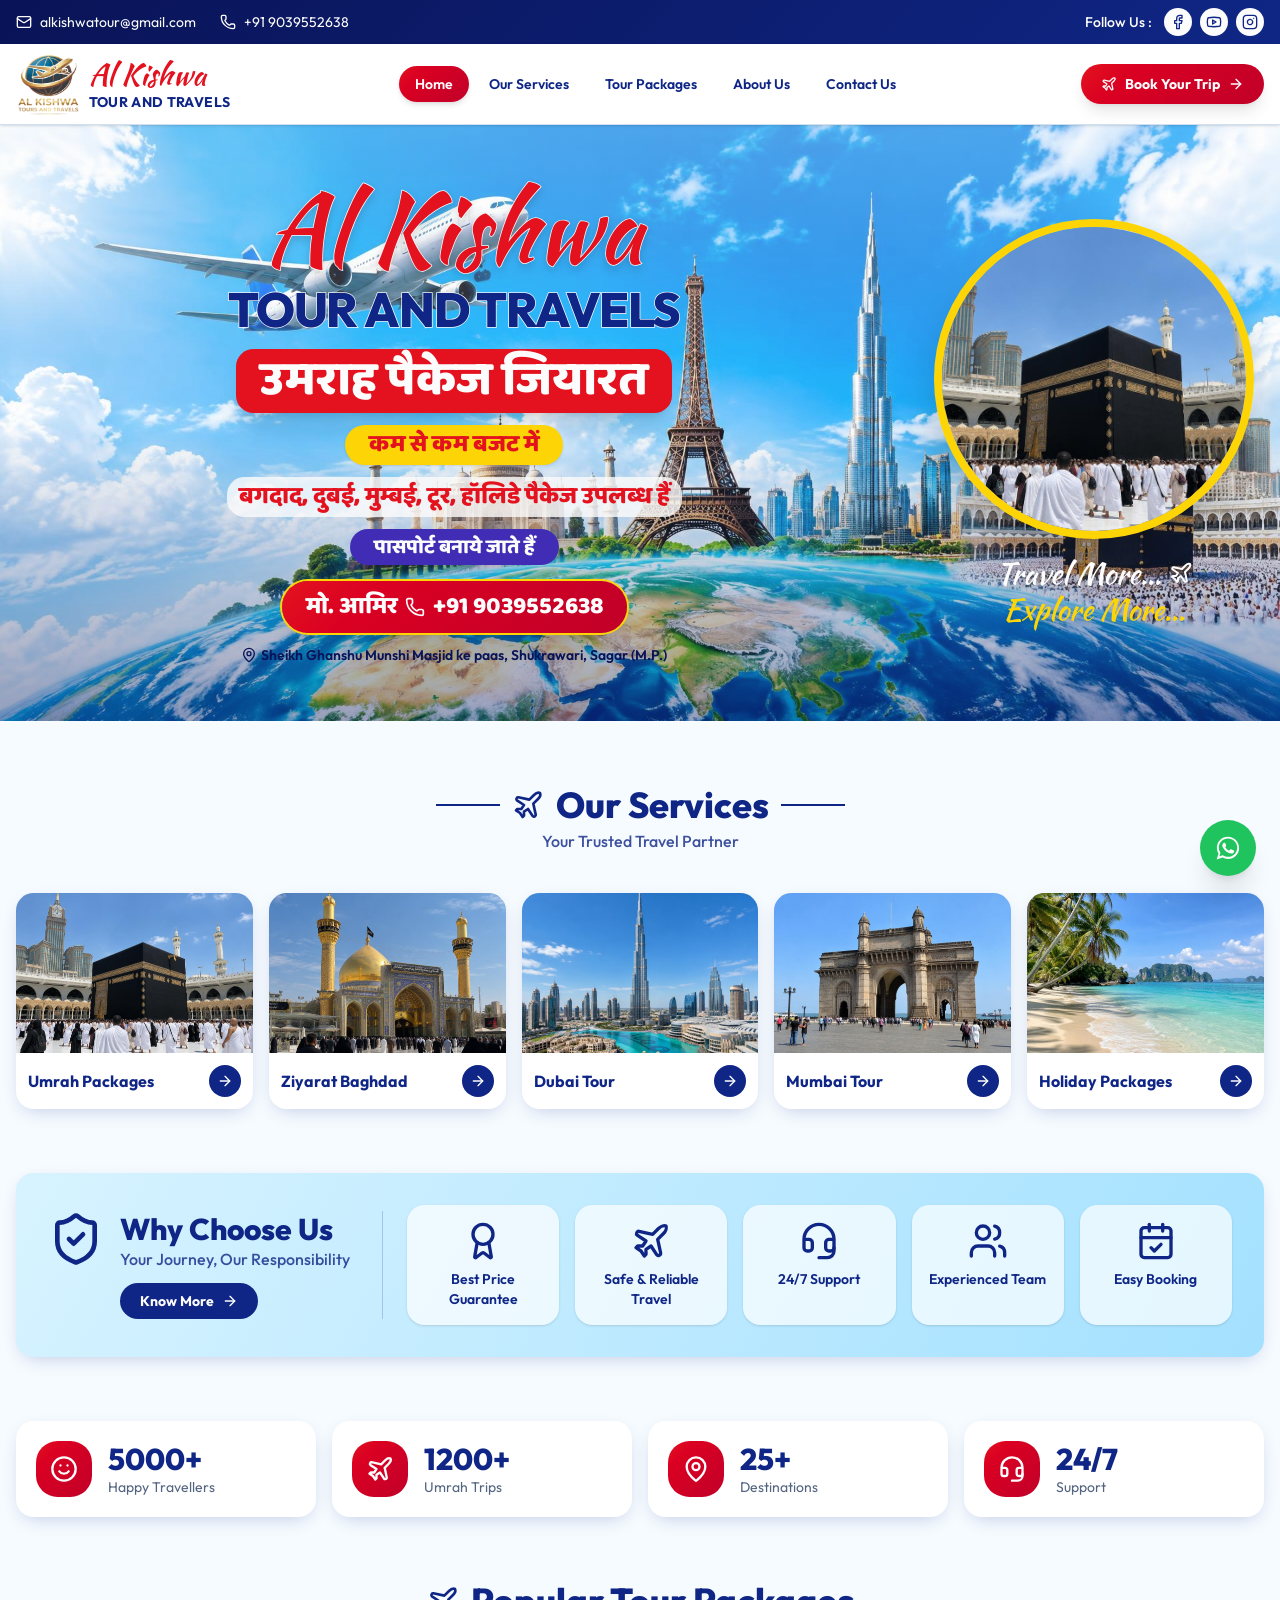
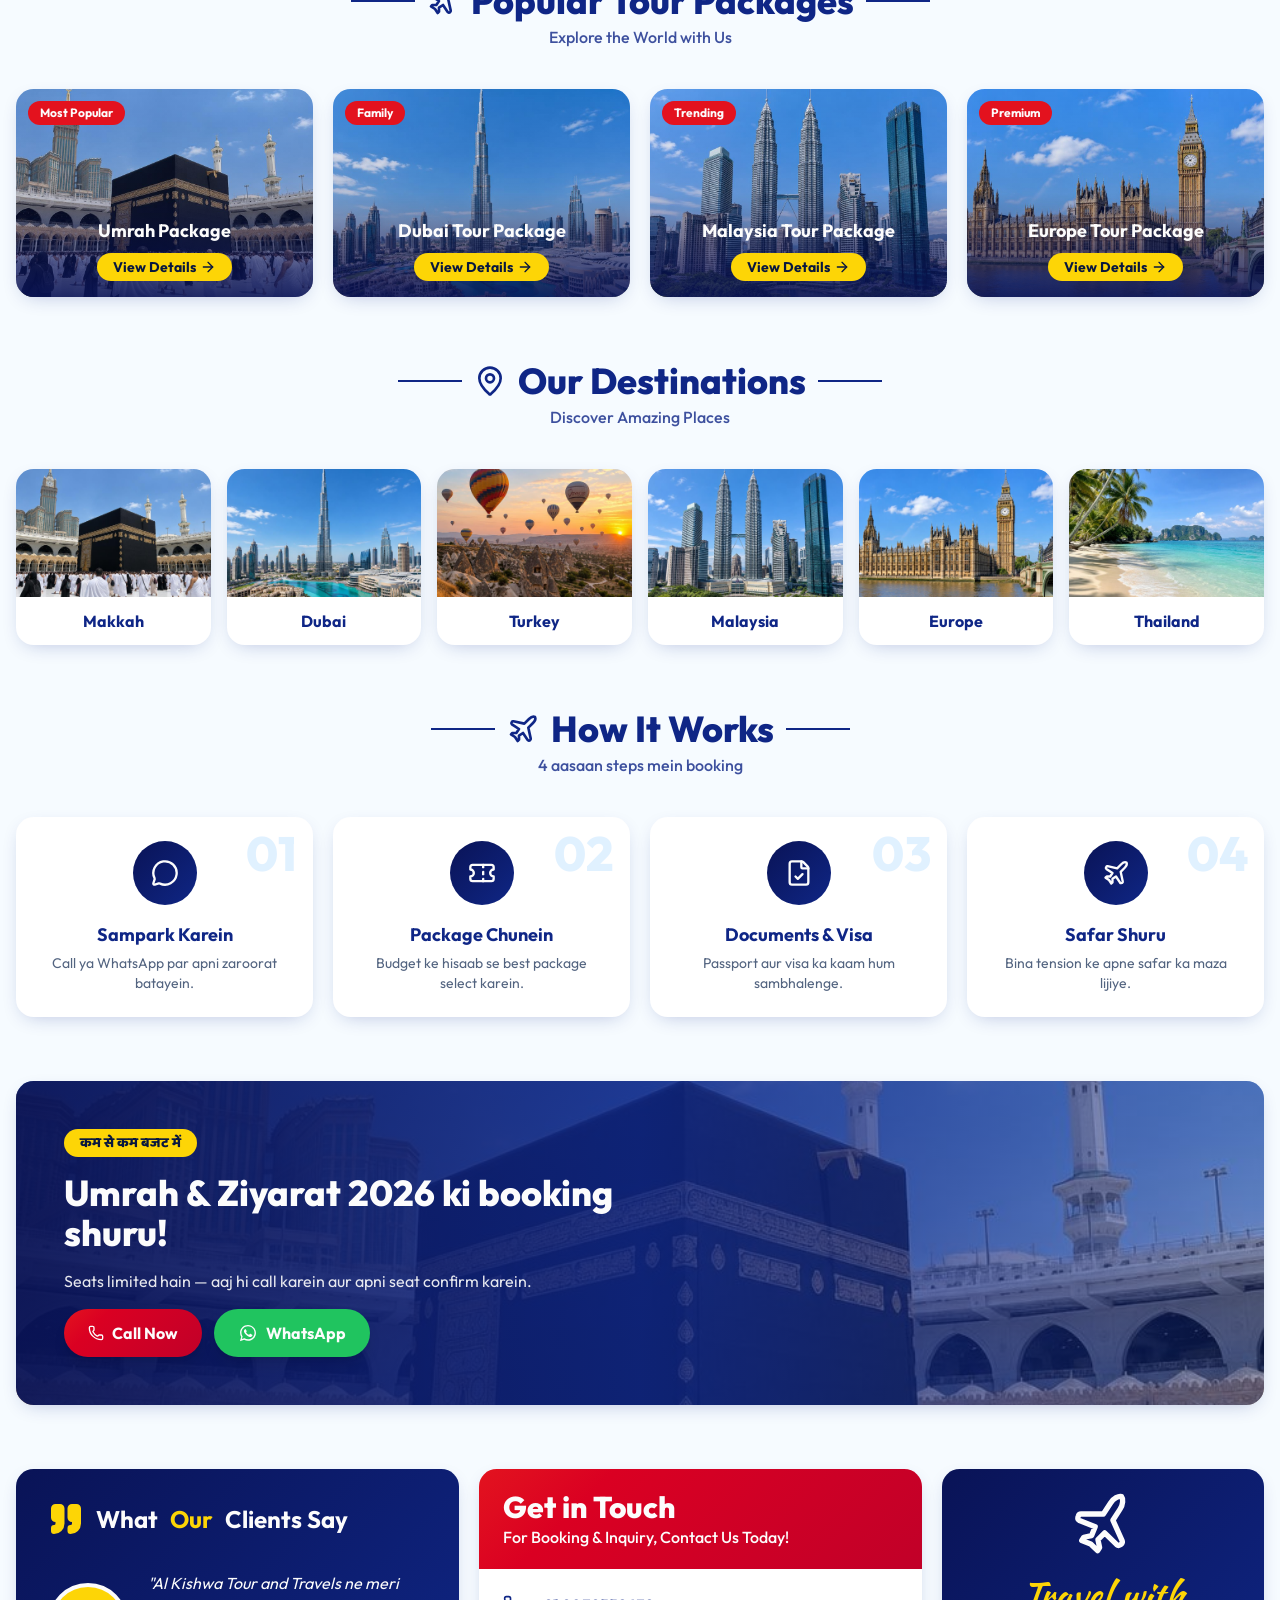
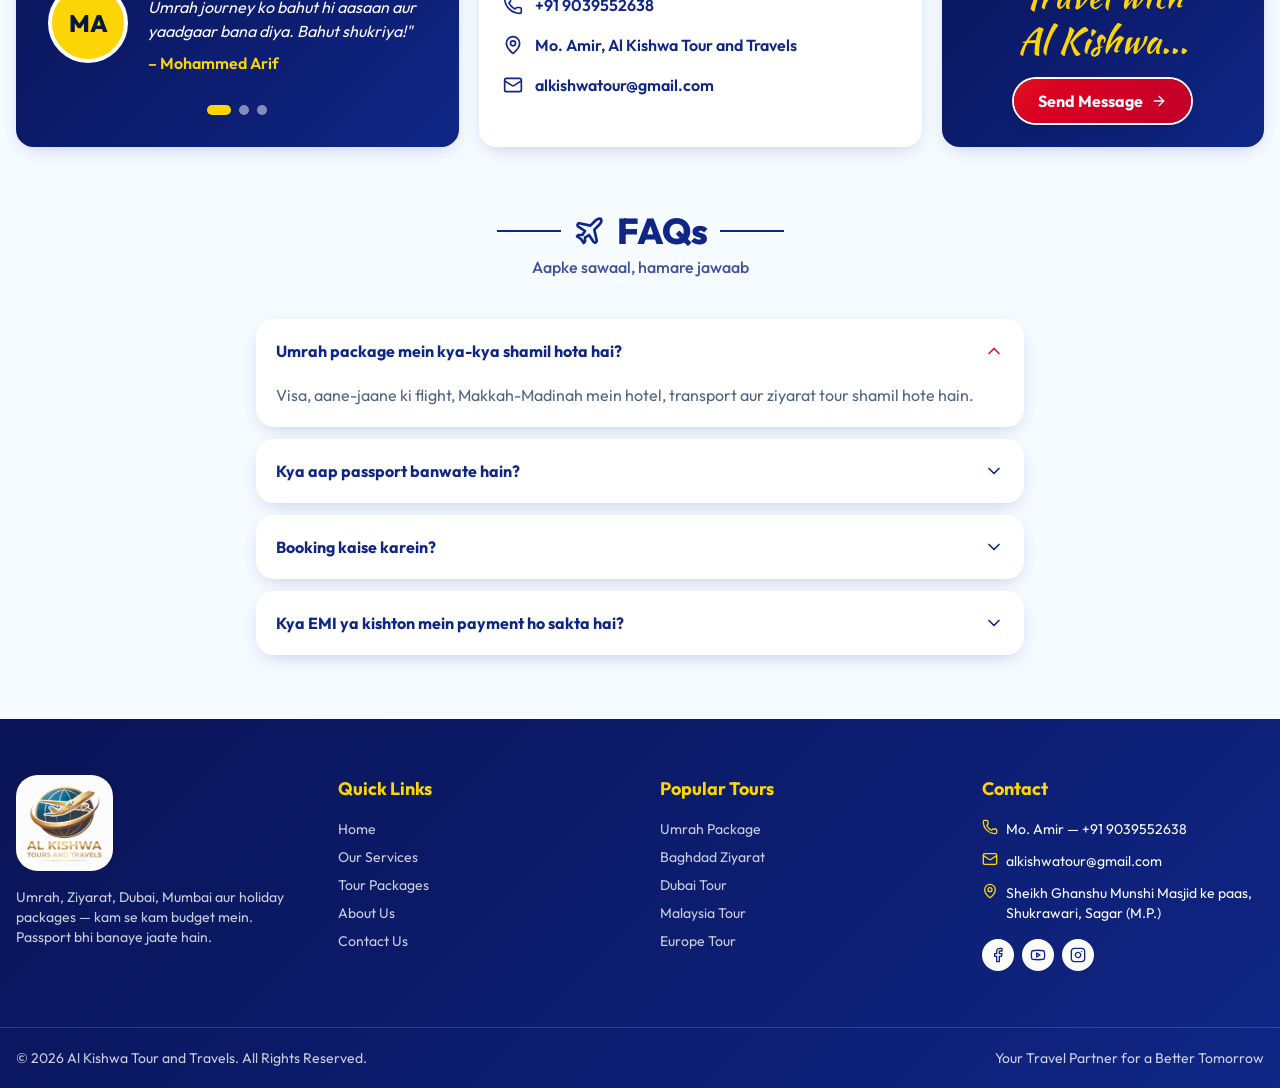
<file: pages/page.html>
<html data-tsd-source="/src/routes/__root.tsx:106:5" lang="en"><head data-tsd-source="/src/routes/__root.tsx:107:7"><meta charset="utf-8"/><meta content="width=device-width, initial-scale=1" name="viewport"/><link data-precedence="default" href="../styles/styles-B2iG-avm.css" rel="stylesheet"/><link data-precedence="default" href="../styles/css2.bin" rel="stylesheet"/><title>Al Kishwa Tour and Travels — Umrah, Ziyarat &amp; Holiday Packages</title><meta content="website" property="og:type"/><meta content="summary_large_image" name="twitter:card"/><meta content="Kam se kam budget mein Umrah, Baghdad Ziyarat, Dubai, Mumbai aur holiday packages. Sagar (M.P.)." name="description"/><meta content="Al Kishwa Tour and Travels" property="og:title"/><meta content="Umrah, Ziyarat, Dubai &amp; holiday packages in low budget. Passport services available." property="og:description"/><link href="https://fonts.googleapis.com" rel="preconnect"/><link crossorigin="anonymous" href="https://fonts.gstatic.com" rel="preconnect"/>
<style>
	#lovable-badge {
		--badge-bg: #1b1b1b;
		--badge-text: #c5c1b9;
		--badge-text-hover: #dcdad5;
		--badge-radius: 6px;
		--badge-padding: 8px;
		--badge-gap: 6px;
		--badge-shadow: 
			0 0 0 1px rgba(0, 0, 0, 0.88),
			0 1px 0 0 rgba(0, 0, 0, 0.04),
			0 2px 2px -1px rgba(0, 0, 0, 0.08),
			0 4px 4px -2px rgba(0, 0, 0, 0.08),
			0 8px 8px -4px rgba(0, 0, 0, 0.08),
			0 16px 16px -8px rgba(0, 0, 0, 0.08);
		--badge-transition-duration: 0.2s;
		--badge-transition-easing: cubic-bezier(0.16, 1, 0.32, 1);
		--focus-color: #575ECF;
		--focus-offset: 2px;
		--focus-width: 2px;
		
		position: fixed;
		bottom: 12px;
		right: 12px;
		height: 24px;
		display: flex;
		align-items: center;
		z-index: 1000000;
		background-color: var(--badge-bg) !important;
		color: var(--badge-text) !important;
		border-radius: var(--badge-radius);
		box-shadow: var(--badge-shadow) !important;
		font-size: 12px;
		font-family: system-ui, -apple-system, BlinkMacSystemFont, 'Segoe UI', Roboto, sans-serif;
		font-weight: 400 !important;
		text-transform: none !important;
		font-feature-settings: normal !important;
		transform: translateZ(0);
		will-change: transform, opacity;
		transition: opacity var(--badge-transition-duration) var(--badge-transition-easing);
	}

	#lovable-badge.closing {
		opacity: 0;
		pointer-events: none;
	}

	#lovable-badge-cta {
		display: flex;
		align-items: baseline;
		gap: var(--badge-gap);
		box-sizing: border-box;
		padding: 4px var(--badge-padding) 0;
		height: 100%;
		color: inherit;
		text-decoration: none;
		white-space: nowrap;
		border-radius: var(--badge-radius) 0 0 var(--badge-radius);
		transition: 
			background-color var(--badge-transition-duration) ease,
			color var(--badge-transition-duration) ease,
			transform 0.1s ease;
	}

	#lovable-badge-cta:hover {
		background: rgba(255, 255, 255, 0.04);
		color: var(--badge-text-hover);
	}

	#lovable-badge-cta:active {
		transform: scale(0.98);
	}

	#lovable-badge-cta:focus {
		outline: none;
	}

	#lovable-badge-cta:focus-visible {
		outline: var(--focus-width) solid var(--focus-color);
		outline-offset: var(--focus-offset);
		z-index: 1;
	}

	#lovable-badge-text {
		line-height: 1;
	}

	/* The wordmark baseline sits at y=12 of the 16px logo; an empty 12px box
	   makes that the flex baseline so the text aligns to it on any system font. */
	#lovable-badge-logo {
		position: relative;
		display: block;
		width: 52px;
		height: 12px;
	}

	#lovable-badge-logo svg {
		position: absolute;
		top: 0;
		left: 0;
	}

	#lovable-badge-divider {
		width: 1px;
		height: 24px;
		background-color: rgba(255, 255, 255, 0.04);
		flex-shrink: 0;
	}

	#lovable-badge-close {
		width: 24px;
		height: 24px;
		min-width: 24px;
		min-height: 24px;
		cursor: pointer;
		background: none;
		border: none;
		padding: 0;
		display: flex;
		align-items: center;
		justify-content: center;
		border-radius: 0 var(--badge-radius) var(--badge-radius) 0;
		flex-shrink: 0;
		transition: 
			background-color var(--badge-transition-duration) ease,
			transform 0.1s ease;
	}

	#lovable-badge-close:hover {
		background: rgba(255, 255, 255, 0.04);
	}

	#lovable-badge-close:active {
		transform: scale(0.92);
	}

	#lovable-badge-close:focus {
		outline: none;
	}

	#lovable-badge-close:focus-visible {
		outline: var(--focus-width) solid var(--focus-color);
		outline-offset: calc(var(--focus-offset) * -1);
		z-index: 1;
	}

	#lovable-badge-close svg path {
		fill: var(--badge-text);
		transition: fill var(--badge-transition-duration) ease;
	}

	#lovable-badge-close:hover svg path {
		fill: var(--badge-text-hover);
	}

	@media (prefers-reduced-motion: reduce) {
		#lovable-badge,
		#lovable-badge-cta,
		#lovable-badge-close,
		#lovable-badge-close svg path {
			transition: none;
		}
		
		#lovable-badge-cta:active,
		#lovable-badge-close:active {
			transform: none;
		}
	}

	@media (prefers-contrast: high) {
		#lovable-badge {
			--badge-bg: #000;
			--badge-text: #fff;
			--badge-text-hover: #fff;
			border: 2px solid currentColor;
		}
		
		#lovable-badge-cta:focus-visible,
		#lovable-badge-close:focus-visible {
			outline-width: 3px;
		}
	}
</style>
<meta content="Al Kishwa Tour and Travels" name="twitter:title"/><meta content="Umrah, Ziyarat, Dubai &amp; holiday packages in low budget. Passport services available." name="twitter:description"/><meta content="https://pub-bb2e103a32db4e198524a2e9ed8f35b4.r2.dev/lovp_7c5qzbnr759bg8n7seb7ayd9wn/7451a935cb203a220f906a4ac58126b5_1793881748814.png" property="og:image"/><meta content="https://pub-bb2e103a32db4e198524a2e9ed8f35b4.r2.dev/lovp_7c5qzbnr759bg8n7seb7ayd9wn/7451a935cb203a220f906a4ac58126b5_1793881748814.png" name="twitter:image"/><link href="../images/alkishwa-logo.png" rel="icon" type="image/png"/><style>
/* Al Kishwa custom mobile floating navigation */
.ak-bottom-dock{position:fixed;z-index:1000;left:50%;bottom:18px;transform:translateX(-50%);width:min(560px,calc(100% - 34px));padding:12px 16px 10px;border:1px solid rgba(255,255,255,.34);border-radius:42px;background:linear-gradient(135deg,rgba(12,25,66,.94),rgba(25,48,112,.91));box-shadow:0 18px 42px rgba(8,18,60,.32),inset 0 1px 2px rgba(255,255,255,.3);backdrop-filter:blur(22px);-webkit-backdrop-filter:blur(22px)}
.ak-bottom-dock ul{display:grid;grid-template-columns:repeat(5,1fr);align-items:center;gap:8px;margin:0;padding:0;list-style:none}
.ak-bottom-dock li{display:flex;justify-content:center}
.ak-bottom-dock a{position:relative;display:flex;min-width:48px;min-height:50px;align-items:center;justify-content:center;flex-direction:column;color:#fff;text-decoration:none;transition:transform .28s ease}
.ak-bottom-dock .dock-icon{width:44px;height:44px;display:grid;place-items:center;border-radius:50%;transition:all .3s ease}
.ak-bottom-dock svg{width:25px;height:25px}
.ak-bottom-dock small{position:absolute;top:48px;font-size:9px;line-height:1;color:#fff;opacity:0;transition:opacity .25s}
.ak-bottom-dock a[aria-current=page] .dock-icon{background:linear-gradient(145deg,#ef626e,#d92743);box-shadow:0 8px 20px rgba(228,48,75,.4),0 0 0 5px rgba(255,255,255,.09);transform:translateY(-15px)}
.ak-bottom-dock a[aria-current=page] small{opacity:1}
.ak-bottom-dock a:hover .dock-icon{background:rgba(255,255,255,.13);transform:translateY(-5px)}
.ak-bottom-dock .dock-book .dock-icon{background:linear-gradient(145deg,#f4bd39,#e99018);color:#14245d;box-shadow:0 7px 18px rgba(244,173,35,.3);transform:translateY(-9px)}
.ak-bottom-dock .dock-book:hover .dock-icon{transform:translateY(-13px)}
@media(min-width:1024px){.ak-bottom-dock{display:none}}
@media(max-width:420px){.ak-bottom-dock{bottom:12px;padding:9px 10px 8px;width:calc(100% - 24px)}.ak-bottom-dock .dock-icon{width:40px;height:40px}.ak-bottom-dock svg{width:23px;height:23px}.ak-bottom-dock a{min-height:46px}}
</style></head><body data-tsd-source="/src/routes/__root.tsx:110:7"><div class="min-h-screen overflow-x-hidden" data-tsd-source="/src/components/site/Layout.tsx:152:5"><div class="hidden bg-gradient-navy text-on-dark md:block" data-tsd-source="/src/components/site/Layout.tsx:41:7"><div class="mx-auto flex max-w-7xl items-center justify-between px-4 py-2 text-sm" data-tsd-source="/src/components/site/Layout.tsx:42:9"><div class="flex items-center gap-6" data-tsd-source="/src/components/site/Layout.tsx:43:11"><a class="flex items-center gap-2 hover:text-sun" data-tsd-source="/src/components/site/Layout.tsx:44:13" href="mailto:alkishwatour@gmail.com"><svg aria-hidden="true" class="lucide lucide-mail h-4 w-4" data-tsd-source="/src/components/site/Layout.tsx:44:100" fill="none" height="24" stroke="currentColor" stroke-linecap="round" stroke-linejoin="round" stroke-width="2" viewbox="0 0 24 24" width="24" xmlns="http://www.w3.org/2000/svg"><path d="m22 7-8.991 5.727a2 2 0 0 1-2.009 0L2 7"></path><rect height="16" rx="2" width="20" x="2" y="4"></rect></svg>alkishwatour@gmail.com</a><a class="flex items-center gap-2 hover:text-sun" data-tsd-source="/src/components/site/Layout.tsx:45:13" href="tel:+919039552638"><svg aria-hidden="true" class="lucide lucide-phone h-4 w-4" data-tsd-source="/src/components/site/Layout.tsx:45:100" fill="none" height="24" stroke="currentColor" stroke-linecap="round" stroke-linejoin="round" stroke-width="2" viewbox="0 0 24 24" width="24" xmlns="http://www.w3.org/2000/svg"><path d="M13.832 16.568a1 1 0 0 0 1.213-.303l.355-.465A2 2 0 0 1 17 15h3a2 2 0 0 1 2 2v3a2 2 0 0 1-2 2A18 18 0 0 1 2 4a2 2 0 0 1 2-2h3a2 2 0 0 1 2 2v3a2 2 0 0 1-.8 1.6l-.468.351a1 1 0 0 0-.292 1.233 14 14 0 0 0 6.392 6.384"></path></svg>+91 9039552638</a></div><div class="flex items-center gap-3" data-tsd-source="/src/components/site/Layout.tsx:47:11"><span class="font-medium" data-tsd-source="/src/components/site/Layout.tsx:47:52">Follow Us :</span><div class="flex items-center gap-2" data-tsd-source="/src/components/site/Layout.tsx:20:5"><a aria-label="social" class="h-7 w-7 grid place-items-center rounded-full bg-on-dark text-navy transition-transform hover:scale-110" data-tsd-source="/src/components/site/Layout.tsx:22:9" href="#"><svg aria-hidden="true" class="lucide lucide-facebook h-4 w-4" data-tsd-source="/src/components/site/Layout.tsx:23:11" fill="none" height="24" stroke="currentColor" stroke-linecap="round" stroke-linejoin="round" stroke-width="2" viewbox="0 0 24 24" width="24" xmlns="http://www.w3.org/2000/svg"><path d="M18 2h-3a5 5 0 0 0-5 5v3H7v4h3v8h4v-8h3l1-4h-4V7a1 1 0 0 1 1-1h3z"></path></svg></a><a aria-label="social" class="h-7 w-7 grid place-items-center rounded-full bg-on-dark text-navy transition-transform hover:scale-110" data-tsd-source="/src/components/site/Layout.tsx:22:9" href="#"><svg aria-hidden="true" class="lucide lucide-youtube h-4 w-4" data-tsd-source="/src/components/site/Layout.tsx:23:11" fill="none" height="24" stroke="currentColor" stroke-linecap="round" stroke-linejoin="round" stroke-width="2" viewbox="0 0 24 24" width="24" xmlns="http://www.w3.org/2000/svg"><path d="M2.5 17a24.12 24.12 0 0 1 0-10 2 2 0 0 1 1.4-1.4 49.56 49.56 0 0 1 16.2 0A2 2 0 0 1 21.5 7a24.12 24.12 0 0 1 0 10 2 2 0 0 1-1.4 1.4 49.55 49.55 0 0 1-16.2 0A2 2 0 0 1 2.5 17"></path><path d="m10 15 5-3-5-3z"></path></svg></a><a aria-label="social" class="h-7 w-7 grid place-items-center rounded-full bg-on-dark text-navy transition-transform hover:scale-110" data-tsd-source="/src/components/site/Layout.tsx:22:9" href="#"><svg aria-hidden="true" class="lucide lucide-instagram h-4 w-4" data-tsd-source="/src/components/site/Layout.tsx:23:11" fill="none" height="24" stroke="currentColor" stroke-linecap="round" stroke-linejoin="round" stroke-width="2" viewbox="0 0 24 24" width="24" xmlns="http://www.w3.org/2000/svg"><rect height="20" rx="5" ry="5" width="20" x="2" y="2"></rect><path d="M16 11.37A4 4 0 1 1 12.63 8 4 4 0 0 1 16 11.37z"></path><line x1="17.5" x2="17.51" y1="6.5" y2="6.5"></line></svg></a></div></div></div></div><header class="sticky top-0 z-40 border-b bg-card/95 shadow-sm backdrop-blur" data-tsd-source="/src/components/site/Layout.tsx:50:7"><div class="mx-auto flex max-w-7xl items-center justify-between gap-4 px-4 py-2" data-tsd-source="/src/components/site/Layout.tsx:51:9"><a aria-current="page" class="flex min-w-0 items-center gap-2 active" data-status="active" data-tsd-source="/src/components/site/Layout.tsx:52:11" href="../index.html"><img alt="Al Kishwa Tours and Travels logo" class="h-14 w-auto shrink-0 md:h-16" data-tsd-source="/src/components/site/Layout.tsx:53:13" src="../images/alkishwa-logo.png"/><div class="min-w-0 leading-none" data-tsd-source="/src/components/site/Layout.tsx:54:13"><div class="truncate font-script text-2xl text-brand-red md:text-3xl" data-tsd-source="/src/components/site/Layout.tsx:55:15">Al Kishwa</div><div class="truncate text-xs font-bold tracking-wide text-navy md:text-sm" data-tsd-source="/src/components/site/Layout.tsx:56:15">TOUR AND TRAVELS</div></div></a><nav class="hidden items-center gap-1 lg:flex" data-tsd-source="/src/components/site/Layout.tsx:59:11"><a aria-current="page" class="rounded-full px-4 py-2 text-sm font-semibold text-navy transition-colors hover:bg-secondary bg-gradient-red text-on-dark shadow-md hover:bg-transparent" data-status="active" data-tsd-source="/src/components/site/Layout.tsx:61:15" href="../index.html">Home</a><a class="rounded-full px-4 py-2 text-sm font-semibold text-navy transition-colors hover:bg-secondary" data-tsd-source="/src/components/site/Layout.tsx:61:15" href="../pages/services.html">Our Services</a><a class="rounded-full px-4 py-2 text-sm font-semibold text-navy transition-colors hover:bg-secondary" data-tsd-source="/src/components/site/Layout.tsx:61:15" href="../pages/packages.html">Tour Packages</a><a class="rounded-full px-4 py-2 text-sm font-semibold text-navy transition-colors hover:bg-secondary" data-tsd-source="/src/components/site/Layout.tsx:61:15" href="../pages/about.html">About Us</a><a class="rounded-full px-4 py-2 text-sm font-semibold text-navy transition-colors hover:bg-secondary" data-tsd-source="/src/components/site/Layout.tsx:61:15" href="../pages/contact.html">Contact Us</a></nav><a class="hidden shrink-0 items-center gap-2 rounded-full bg-gradient-red px-5 py-2.5 text-sm font-bold text-on-dark shadow-lg transition-transform hover:scale-105 sm:flex" data-tsd-source="/src/components/site/Layout.tsx:68:11" href="../pages/contact.html"><svg aria-hidden="true" class="lucide lucide-plane h-4 w-4" data-tsd-source="/src/components/site/Layout.tsx:69:13" fill="none" height="24" stroke="currentColor" stroke-linecap="round" stroke-linejoin="round" stroke-width="2" viewbox="0 0 24 24" width="24" xmlns="http://www.w3.org/2000/svg"><path d="M17.8 19.2 16 11l3.5-3.5C21 6 21.5 4 21 3c-1-.5-3 0-4.5 1.5L13 8 4.8 6.2c-.5-.1-.9.1-1.1.5l-.3.5c-.2.5-.1 1 .3 1.3L9 12l-2 3H4l-1 1 3 2 2 3 1-1v-3l3-2 3.5 5.3c.3.4.8.5 1.3.3l.5-.2c.4-.3.6-.7.5-1.2z"></path></svg> Book Your Trip <svg aria-hidden="true" class="lucide lucide-arrow-right h-4 w-4" data-tsd-source="/src/components/site/Layout.tsx:69:58" fill="none" height="24" stroke="currentColor" stroke-linecap="round" stroke-linejoin="round" stroke-width="2" viewbox="0 0 24 24" width="24" xmlns="http://www.w3.org/2000/svg"><path d="M5 12h14"></path><path d="m12 5 7 7-7 7"></path></svg></a><a aria-label="Call" class="grid h-11 w-11 shrink-0 place-items-center rounded-full bg-gradient-red text-on-dark shadow-md sm:hidden" data-tsd-source="/src/components/site/Layout.tsx:71:11" href="tel:+919039552638"><svg aria-hidden="true" class="lucide lucide-phone h-5 w-5" data-tsd-source="/src/components/site/Layout.tsx:72:13" fill="none" height="24" stroke="currentColor" stroke-linecap="round" stroke-linejoin="round" stroke-width="2" viewbox="0 0 24 24" width="24" xmlns="http://www.w3.org/2000/svg"><path d="M13.832 16.568a1 1 0 0 0 1.213-.303l.355-.465A2 2 0 0 1 17 15h3a2 2 0 0 1 2 2v3a2 2 0 0 1-2 2A18 18 0 0 1 2 4a2 2 0 0 1 2-2h3a2 2 0 0 1 2 2v3a2 2 0 0 1-.8 1.6l-.468.351a1 1 0 0 0-.292 1.233 14 14 0 0 0 6.392 6.384"></path></svg></a></div></header><main data-tsd-source="/src/components/site/Layout.tsx:154:7"><!--$--><section class="relative overflow-hidden" data-tsd-source="/src/routes/index.tsx:23:5"><img alt="Travel the world with Al Kishwa" class="absolute inset-0 h-full w-full object-cover" data-tsd-source="/src/routes/index.tsx:24:7" height="912" src="../images/hero-BeiXvWAz.jpg" width="1920"/><div class="absolute inset-0 bg-gradient-to-b from-on-dark/30 via-on-dark/10 to-navy-deep/40" data-tsd-source="/src/routes/index.tsx:25:7"></div><div class="relative mx-auto grid max-w-7xl items-center gap-8 px-4 py-10 md:py-14 lg:grid-cols-[1fr_340px]" data-tsd-source="/src/routes/index.tsx:26:7"><div class="mx-auto max-w-2xl text-center animate-fade-up" data-tsd-source="/src/routes/index.tsx:27:9"><h1 class="font-script text-6xl leading-none text-brand-red drop-shadow-lg text-outline md:text-8xl" data-tsd-source="/src/routes/index.tsx:28:11">Al Kishwa</h1><p class="mt-2 text-3xl font-extrabold tracking-tight text-navy text-outline md:text-5xl" data-tsd-source="/src/routes/index.tsx:29:11">TOUR AND TRAVELS</p><div class="mt-4 inline-block rounded-xl bg-brand-red px-6 py-2 font-hindi text-3xl font-extrabold text-on-dark shadow-xl md:text-5xl" data-tsd-source="/src/routes/index.tsx:30:11">उमराह पैकेज जियारत</div><div class="mt-3" data-tsd-source="/src/routes/index.tsx:31:11"><span class="inline-block rounded-full bg-sun px-6 py-1 font-hindi text-xl font-extrabold text-brand-red shadow md:text-2xl" data-tsd-source="/src/routes/index.tsx:31:33">कम से कम बजट में</span></div><p class="mt-3 rounded-xl bg-on-dark/80 px-3 py-1 font-hindi text-lg font-extrabold text-brand-red backdrop-blur md:text-2xl" data-tsd-source="/src/routes/index.tsx:32:11">बगदाद, दुबई, मुम्बई, टूर, हॉलिडे पैकेज उपलब्ध हैं</p><div class="mt-3" data-tsd-source="/src/routes/index.tsx:33:11"><span class="inline-block rounded-full bg-violet px-6 py-1 font-hindi text-lg font-bold text-on-dark md:text-xl" data-tsd-source="/src/routes/index.tsx:33:33">पासपोर्ट बनाये जाते हैं</span></div><a class="mt-4 inline-flex flex-wrap items-center justify-center gap-2 rounded-full bg-gradient-red px-6 py-2.5 font-hindi text-lg font-extrabold text-on-dark shadow-xl ring-2 ring-sun transition-transform hover:scale-105 md:text-2xl" data-tsd-source="/src/routes/index.tsx:34:11" href="tel:+919039552638">मो. आमिर <svg aria-hidden="true" class="lucide lucide-phone h-5 w-5" data-tsd-source="/src/routes/index.tsx:35:22" fill="none" height="24" stroke="currentColor" stroke-linecap="round" stroke-linejoin="round" stroke-width="2" viewbox="0 0 24 24" width="24" xmlns="http://www.w3.org/2000/svg"><path d="M13.832 16.568a1 1 0 0 0 1.213-.303l.355-.465A2 2 0 0 1 17 15h3a2 2 0 0 1 2 2v3a2 2 0 0 1-2 2A18 18 0 0 1 2 4a2 2 0 0 1 2-2h3a2 2 0 0 1 2 2v3a2 2 0 0 1-.8 1.6l-.468.351a1 1 0 0 0-.292 1.233 14 14 0 0 0 6.392 6.384"></path></svg> <!-- -->+91 9039552638</a><p class="mt-3 flex items-center justify-center gap-1 text-sm font-semibold text-navy-deep" data-tsd-source="/src/routes/index.tsx:37:11"><svg aria-hidden="true" class="lucide lucide-map-pin h-4 w-4" data-tsd-source="/src/routes/index.tsx:37:107" fill="none" height="24" stroke="currentColor" stroke-linecap="round" stroke-linejoin="round" stroke-width="2" viewbox="0 0 24 24" width="24" xmlns="http://www.w3.org/2000/svg"><path d="M20 10c0 4.993-5.539 10.193-7.399 11.799a1 1 0 0 1-1.202 0C9.539 20.193 4 14.993 4 10a8 8 0 0 1 16 0"></path><circle cx="12" cy="10" r="3"></circle></svg>Sheikh Ghanshu Munshi Masjid ke paas, Shukrawari, Sagar (M.P.)</p></div><div class="relative mx-auto hidden w-full max-w-xs lg:block" data-tsd-source="/src/routes/index.tsx:39:9"><div class="overflow-hidden rounded-full border-8 border-sun shadow-2xl animate-float" data-tsd-source="/src/routes/index.tsx:40:11"><img alt="Makkah" class="aspect-square w-full object-cover" data-tsd-source="/src/routes/index.tsx:41:13" src="../images/makkah-WdEkeqGs.jpg"/></div><p class="mt-4 flex items-center justify-center gap-2 font-script text-3xl text-on-dark drop-shadow-lg" data-tsd-source="/src/routes/index.tsx:43:11">Travel More... <svg aria-hidden="true" class="lucide lucide-plane h-6 w-6" data-tsd-source="/src/routes/index.tsx:43:134" fill="none" height="24" stroke="currentColor" stroke-linecap="round" stroke-linejoin="round" stroke-width="2" viewbox="0 0 24 24" width="24" xmlns="http://www.w3.org/2000/svg"><path d="M17.8 19.2 16 11l3.5-3.5C21 6 21.5 4 21 3c-1-.5-3 0-4.5 1.5L13 8 4.8 6.2c-.5-.1-.9.1-1.1.5l-.3.5c-.2.5-.1 1 .3 1.3L9 12l-2 3H4l-1 1 3 2 2 3 1-1v-3l3-2 3.5 5.3c.3.4.8.5 1.3.3l.5-.2c.4-.3.6-.7.5-1.2z"></path></svg></p><p class="text-center font-script text-3xl text-sun drop-shadow-lg" data-tsd-source="/src/routes/index.tsx:44:11">Explore More...</p></div></div></section><section class="mx-auto max-w-7xl px-4 py-14 md:py-16" data-tsd-source="/src/components/site/Sections.tsx:24:10"><div class="mb-10 text-center" data-tsd-source="/src/components/site/Sections.tsx:11:5"><div class="flex items-center justify-center gap-3" data-tsd-source="/src/components/site/Sections.tsx:12:7"><span class="hidden h-0.5 w-16 bg-navy sm:block" data-tsd-source="/src/components/site/Sections.tsx:13:9"></span><svg aria-hidden="true" class="lucide lucide-plane h-8 w-8 shrink-0 text-navy" data-tsd-source="/src/components/site/Sections.tsx:14:9" fill="none" height="24" stroke="currentColor" stroke-linecap="round" stroke-linejoin="round" stroke-width="2" viewbox="0 0 24 24" width="24" xmlns="http://www.w3.org/2000/svg"><path d="M17.8 19.2 16 11l3.5-3.5C21 6 21.5 4 21 3c-1-.5-3 0-4.5 1.5L13 8 4.8 6.2c-.5-.1-.9.1-1.1.5l-.3.5c-.2.5-.1 1 .3 1.3L9 12l-2 3H4l-1 1 3 2 2 3 1-1v-3l3-2 3.5 5.3c.3.4.8.5 1.3.3l.5-.2c.4-.3.6-.7.5-1.2z"></path></svg><h2 class="text-3xl font-extrabold text-navy md:text-4xl" data-tsd-source="/src/components/site/Sections.tsx:15:9">Our Services</h2><span class="hidden h-0.5 w-16 bg-navy sm:block" data-tsd-source="/src/components/site/Sections.tsx:16:9"></span></div><p class="mt-1 font-medium text-navy/80" data-tsd-source="/src/components/site/Sections.tsx:18:15">Your Trusted Travel Partner</p></div><div class="grid grid-cols-2 gap-4 sm:grid-cols-3 lg:grid-cols-5" data-tsd-source="/src/components/site/Sections.tsx:47:5"><a class="card-lift group overflow-hidden" data-tsd-source="/src/components/site/Sections.tsx:49:9" href="../pages/services.html"><div class="overflow-hidden" data-tsd-source="/src/components/site/Sections.tsx:50:11"><img alt="Umrah Packages" class="h-32 w-full object-cover transition-transform duration-500 group-hover:scale-110 md:h-40" data-tsd-source="/src/components/site/Sections.tsx:50:44" height="704" loading="lazy" src="../images/makkah-WdEkeqGs.jpg" width="944"/></div><div class="flex items-center justify-between gap-2 p-3" data-tsd-source="/src/components/site/Sections.tsx:51:11"><span class="text-sm font-bold text-navy md:text-base" data-tsd-source="/src/components/site/Sections.tsx:52:13">Umrah Packages</span><span class="grid h-8 w-8 shrink-0 place-items-center rounded-full bg-navy text-on-dark transition-transform group-hover:translate-x-1 group-hover:bg-brand-red" data-tsd-source="/src/components/site/Sections.tsx:53:13"><svg aria-hidden="true" class="lucide lucide-arrow-right h-4 w-4" data-tsd-source="/src/components/site/Sections.tsx:53:178" fill="none" height="24" stroke="currentColor" stroke-linecap="round" stroke-linejoin="round" stroke-width="2" viewbox="0 0 24 24" width="24" xmlns="http://www.w3.org/2000/svg"><path d="M5 12h14"></path><path d="m12 5 7 7-7 7"></path></svg></span></div></a><a class="card-lift group overflow-hidden" data-tsd-source="/src/components/site/Sections.tsx:49:9" href="../pages/services.html"><div class="overflow-hidden" data-tsd-source="/src/components/site/Sections.tsx:50:11"><img alt="Ziyarat Baghdad" class="h-32 w-full object-cover transition-transform duration-500 group-hover:scale-110 md:h-40" data-tsd-source="/src/components/site/Sections.tsx:50:44" height="704" loading="lazy" src="../images/baghdad-C0Dklvrs.jpg" width="944"/></div><div class="flex items-center justify-between gap-2 p-3" data-tsd-source="/src/components/site/Sections.tsx:51:11"><span class="text-sm font-bold text-navy md:text-base" data-tsd-source="/src/components/site/Sections.tsx:52:13">Ziyarat Baghdad</span><span class="grid h-8 w-8 shrink-0 place-items-center rounded-full bg-navy text-on-dark transition-transform group-hover:translate-x-1 group-hover:bg-brand-red" data-tsd-source="/src/components/site/Sections.tsx:53:13"><svg aria-hidden="true" class="lucide lucide-arrow-right h-4 w-4" data-tsd-source="/src/components/site/Sections.tsx:53:178" fill="none" height="24" stroke="currentColor" stroke-linecap="round" stroke-linejoin="round" stroke-width="2" viewbox="0 0 24 24" width="24" xmlns="http://www.w3.org/2000/svg"><path d="M5 12h14"></path><path d="m12 5 7 7-7 7"></path></svg></span></div></a><a class="card-lift group overflow-hidden" data-tsd-source="/src/components/site/Sections.tsx:49:9" href="../pages/services.html"><div class="overflow-hidden" data-tsd-source="/src/components/site/Sections.tsx:50:11"><img alt="Dubai Tour" class="h-32 w-full object-cover transition-transform duration-500 group-hover:scale-110 md:h-40" data-tsd-source="/src/components/site/Sections.tsx:50:44" height="704" loading="lazy" src="../images/dubai-DWSJc5t2.jpg" width="944"/></div><div class="flex items-center justify-between gap-2 p-3" data-tsd-source="/src/components/site/Sections.tsx:51:11"><span class="text-sm font-bold text-navy md:text-base" data-tsd-source="/src/components/site/Sections.tsx:52:13">Dubai Tour</span><span class="grid h-8 w-8 shrink-0 place-items-center rounded-full bg-navy text-on-dark transition-transform group-hover:translate-x-1 group-hover:bg-brand-red" data-tsd-source="/src/components/site/Sections.tsx:53:13"><svg aria-hidden="true" class="lucide lucide-arrow-right h-4 w-4" data-tsd-source="/src/components/site/Sections.tsx:53:178" fill="none" height="24" stroke="currentColor" stroke-linecap="round" stroke-linejoin="round" stroke-width="2" viewbox="0 0 24 24" width="24" xmlns="http://www.w3.org/2000/svg"><path d="M5 12h14"></path><path d="m12 5 7 7-7 7"></path></svg></span></div></a><a class="card-lift group overflow-hidden" data-tsd-source="/src/components/site/Sections.tsx:49:9" href="../pages/services.html"><div class="overflow-hidden" data-tsd-source="/src/components/site/Sections.tsx:50:11"><img alt="Mumbai Tour" class="h-32 w-full object-cover transition-transform duration-500 group-hover:scale-110 md:h-40" data-tsd-source="/src/components/site/Sections.tsx:50:44" height="704" loading="lazy" src="../images/mumbai-D9etSIA4.jpg" width="944"/></div><div class="flex items-center justify-between gap-2 p-3" data-tsd-source="/src/components/site/Sections.tsx:51:11"><span class="text-sm font-bold text-navy md:text-base" data-tsd-source="/src/components/site/Sections.tsx:52:13">Mumbai Tour</span><span class="grid h-8 w-8 shrink-0 place-items-center rounded-full bg-navy text-on-dark transition-transform group-hover:translate-x-1 group-hover:bg-brand-red" data-tsd-source="/src/components/site/Sections.tsx:53:13"><svg aria-hidden="true" class="lucide lucide-arrow-right h-4 w-4" data-tsd-source="/src/components/site/Sections.tsx:53:178" fill="none" height="24" stroke="currentColor" stroke-linecap="round" stroke-linejoin="round" stroke-width="2" viewbox="0 0 24 24" width="24" xmlns="http://www.w3.org/2000/svg"><path d="M5 12h14"></path><path d="m12 5 7 7-7 7"></path></svg></span></div></a><a class="card-lift group overflow-hidden" data-tsd-source="/src/components/site/Sections.tsx:49:9" href="../pages/services.html"><div class="overflow-hidden" data-tsd-source="/src/components/site/Sections.tsx:50:11"><img alt="Holiday Packages" class="h-32 w-full object-cover transition-transform duration-500 group-hover:scale-110 md:h-40" data-tsd-source="/src/components/site/Sections.tsx:50:44" height="704" loading="lazy" src="../images/thailand-CUfKTK0Z.jpg" width="944"/></div><div class="flex items-center justify-between gap-2 p-3" data-tsd-source="/src/components/site/Sections.tsx:51:11"><span class="text-sm font-bold text-navy md:text-base" data-tsd-source="/src/components/site/Sections.tsx:52:13">Holiday Packages</span><span class="grid h-8 w-8 shrink-0 place-items-center rounded-full bg-navy text-on-dark transition-transform group-hover:translate-x-1 group-hover:bg-brand-red" data-tsd-source="/src/components/site/Sections.tsx:53:13"><svg aria-hidden="true" class="lucide lucide-arrow-right h-4 w-4" data-tsd-source="/src/components/site/Sections.tsx:53:178" fill="none" height="24" stroke="currentColor" stroke-linecap="round" stroke-linejoin="round" stroke-width="2" viewbox="0 0 24 24" width="24" xmlns="http://www.w3.org/2000/svg"><path d="M5 12h14"></path><path d="m12 5 7 7-7 7"></path></svg></span></div></a></div></section><section class="mx-auto max-w-7xl px-4 py-14 md:py-16 pt-0 md:pt-0" data-tsd-source="/src/components/site/Sections.tsx:24:10"><div class="card-lift bg-gradient-sky grid items-center gap-6 p-6 hover:translate-y-0 lg:grid-cols-[auto_1fr] lg:p-8" data-tsd-source="/src/components/site/Sections.tsx:71:5"><div class="flex items-start gap-4 lg:border-r lg:border-navy/20 lg:pr-8" data-tsd-source="/src/components/site/Sections.tsx:72:7"><svg aria-hidden="true" class="lucide lucide-shield-check h-14 w-14 shrink-0 text-navy" data-tsd-source="/src/components/site/Sections.tsx:73:9" fill="none" height="24" stroke="currentColor" stroke-linecap="round" stroke-linejoin="round" stroke-width="2" viewbox="0 0 24 24" width="24" xmlns="http://www.w3.org/2000/svg"><path d="M20 13c0 5-3.5 7.5-7.66 8.95a1 1 0 0 1-.67-.01C7.5 20.5 4 18 4 13V6a1 1 0 0 1 1-1c2 0 4.5-1.2 6.24-2.72a1.17 1.17 0 0 1 1.52 0C14.51 3.81 17 5 19 5a1 1 0 0 1 1 1z"></path><path d="m9 12 2 2 4-4"></path></svg><div data-tsd-source="/src/components/site/Sections.tsx:74:9"><h3 class="text-3xl font-extrabold text-navy" data-tsd-source="/src/components/site/Sections.tsx:75:11">Why Choose Us</h3><p class="font-medium text-navy/80" data-tsd-source="/src/components/site/Sections.tsx:76:11">Your Journey, Our Responsibility</p><a class="mt-3 inline-flex items-center gap-2 rounded-full bg-navy px-5 py-2 text-sm font-bold text-on-dark transition-transform hover:scale-105" data-tsd-source="/src/components/site/Sections.tsx:77:11" href="../pages/about.html">Know More <svg aria-hidden="true" class="lucide lucide-arrow-right h-4 w-4" data-tsd-source="/src/components/site/Sections.tsx:77:186" fill="none" height="24" stroke="currentColor" stroke-linecap="round" stroke-linejoin="round" stroke-width="2" viewbox="0 0 24 24" width="24" xmlns="http://www.w3.org/2000/svg"><path d="M5 12h14"></path><path d="m12 5 7 7-7 7"></path></svg></a></div></div><div class="grid grid-cols-2 gap-4 sm:grid-cols-3 md:grid-cols-5" data-tsd-source="/src/components/site/Sections.tsx:80:7"><div class="group flex flex-col items-center gap-2 rounded-xl bg-card/70 p-4 text-center shadow-sm transition-all hover:-translate-y-1 hover:bg-card hover:shadow-lg" data-tsd-source="/src/components/site/Sections.tsx:82:11"><svg aria-hidden="true" class="lucide lucide-award h-10 w-10 text-navy transition-transform group-hover:scale-110 group-hover:text-brand-red" data-tsd-source="/src/components/site/Sections.tsx:83:13" fill="none" height="24" stroke="currentColor" stroke-linecap="round" stroke-linejoin="round" stroke-width="2" viewbox="0 0 24 24" width="24" xmlns="http://www.w3.org/2000/svg"><path d="m15.477 12.89 1.515 8.526a.5.5 0 0 1-.81.47l-3.58-2.687a1 1 0 0 0-1.197 0l-3.586 2.686a.5.5 0 0 1-.81-.469l1.514-8.526"></path><circle cx="12" cy="8" r="6"></circle></svg><span class="text-sm font-semibold text-navy" data-tsd-source="/src/components/site/Sections.tsx:84:13">Best Price Guarantee</span></div><div class="group flex flex-col items-center gap-2 rounded-xl bg-card/70 p-4 text-center shadow-sm transition-all hover:-translate-y-1 hover:bg-card hover:shadow-lg" data-tsd-source="/src/components/site/Sections.tsx:82:11"><svg aria-hidden="true" class="lucide lucide-plane h-10 w-10 text-navy transition-transform group-hover:scale-110 group-hover:text-brand-red" data-tsd-source="/src/components/site/Sections.tsx:83:13" fill="none" height="24" stroke="currentColor" stroke-linecap="round" stroke-linejoin="round" stroke-width="2" viewbox="0 0 24 24" width="24" xmlns="http://www.w3.org/2000/svg"><path d="M17.8 19.2 16 11l3.5-3.5C21 6 21.5 4 21 3c-1-.5-3 0-4.5 1.5L13 8 4.8 6.2c-.5-.1-.9.1-1.1.5l-.3.5c-.2.5-.1 1 .3 1.3L9 12l-2 3H4l-1 1 3 2 2 3 1-1v-3l3-2 3.5 5.3c.3.4.8.5 1.3.3l.5-.2c.4-.3.6-.7.5-1.2z"></path></svg><span class="text-sm font-semibold text-navy" data-tsd-source="/src/components/site/Sections.tsx:84:13">Safe &amp; Reliable Travel</span></div><div class="group flex flex-col items-center gap-2 rounded-xl bg-card/70 p-4 text-center shadow-sm transition-all hover:-translate-y-1 hover:bg-card hover:shadow-lg" data-tsd-source="/src/components/site/Sections.tsx:82:11"><svg aria-hidden="true" class="lucide lucide-headset h-10 w-10 text-navy transition-transform group-hover:scale-110 group-hover:text-brand-red" data-tsd-source="/src/components/site/Sections.tsx:83:13" fill="none" height="24" stroke="currentColor" stroke-linecap="round" stroke-linejoin="round" stroke-width="2" viewbox="0 0 24 24" width="24" xmlns="http://www.w3.org/2000/svg"><path d="M3 11h3a2 2 0 0 1 2 2v3a2 2 0 0 1-2 2H5a2 2 0 0 1-2-2v-5Zm0 0a9 9 0 1 1 18 0m0 0v5a2 2 0 0 1-2 2h-1a2 2 0 0 1-2-2v-3a2 2 0 0 1 2-2h3Z"></path><path d="M21 16v2a4 4 0 0 1-4 4h-5"></path></svg><span class="text-sm font-semibold text-navy" data-tsd-source="/src/components/site/Sections.tsx:84:13">24/7 Support</span></div><div class="group flex flex-col items-center gap-2 rounded-xl bg-card/70 p-4 text-center shadow-sm transition-all hover:-translate-y-1 hover:bg-card hover:shadow-lg" data-tsd-source="/src/components/site/Sections.tsx:82:11"><svg aria-hidden="true" class="lucide lucide-users h-10 w-10 text-navy transition-transform group-hover:scale-110 group-hover:text-brand-red" data-tsd-source="/src/components/site/Sections.tsx:83:13" fill="none" height="24" stroke="currentColor" stroke-linecap="round" stroke-linejoin="round" stroke-width="2" viewbox="0 0 24 24" width="24" xmlns="http://www.w3.org/2000/svg"><path d="M16 21v-2a4 4 0 0 0-4-4H6a4 4 0 0 0-4 4v2"></path><path d="M16 3.128a4 4 0 0 1 0 7.744"></path><path d="M22 21v-2a4 4 0 0 0-3-3.87"></path><circle cx="9" cy="7" r="4"></circle></svg><span class="text-sm font-semibold text-navy" data-tsd-source="/src/components/site/Sections.tsx:84:13">Experienced Team</span></div><div class="group flex flex-col items-center gap-2 rounded-xl bg-card/70 p-4 text-center shadow-sm transition-all hover:-translate-y-1 hover:bg-card hover:shadow-lg" data-tsd-source="/src/components/site/Sections.tsx:82:11"><svg aria-hidden="true" class="lucide lucide-calendar-check h-10 w-10 text-navy transition-transform group-hover:scale-110 group-hover:text-brand-red" data-tsd-source="/src/components/site/Sections.tsx:83:13" fill="none" height="24" stroke="currentColor" stroke-linecap="round" stroke-linejoin="round" stroke-width="2" viewbox="0 0 24 24" width="24" xmlns="http://www.w3.org/2000/svg"><path d="M8 2v4"></path><path d="M16 2v4"></path><rect height="18" rx="2" width="18" x="3" y="4"></rect><path d="M3 10h18"></path><path d="m9 16 2 2 4-4"></path></svg><span class="text-sm font-semibold text-navy" data-tsd-source="/src/components/site/Sections.tsx:84:13">Easy Booking</span></div></div></div></section><section class="mx-auto max-w-7xl px-4 py-14 md:py-16 pt-0 md:pt-0" data-tsd-source="/src/components/site/Sections.tsx:24:10"><div class="grid grid-cols-2 gap-4 lg:grid-cols-4" data-tsd-source="/src/components/site/Sections.tsx:196:5"><div class="card-lift group flex items-center gap-4 p-5" data-tsd-source="/src/components/site/Sections.tsx:198:9"><span class="grid h-14 w-14 shrink-0 place-items-center rounded-2xl bg-gradient-red text-on-dark transition-transform group-hover:rotate-6" data-tsd-source="/src/components/site/Sections.tsx:199:11"><svg aria-hidden="true" class="lucide lucide-smile h-7 w-7" data-tsd-source="/src/components/site/Sections.tsx:199:155" fill="none" height="24" stroke="currentColor" stroke-linecap="round" stroke-linejoin="round" stroke-width="2" viewbox="0 0 24 24" width="24" xmlns="http://www.w3.org/2000/svg"><circle cx="12" cy="12" r="10"></circle><path d="M8 14s1.5 2 4 2 4-2 4-2"></path><line x1="9" x2="9.01" y1="9" y2="9"></line><line x1="15" x2="15.01" y1="9" y2="9"></line></svg></span><div data-tsd-source="/src/components/site/Sections.tsx:200:11"><div class="text-2xl font-extrabold text-navy md:text-3xl" data-tsd-source="/src/components/site/Sections.tsx:201:13">5000+</div><div class="text-sm text-muted-foreground" data-tsd-source="/src/components/site/Sections.tsx:202:13">Happy Travellers</div></div></div><div class="card-lift group flex items-center gap-4 p-5" data-tsd-source="/src/components/site/Sections.tsx:198:9"><span class="grid h-14 w-14 shrink-0 place-items-center rounded-2xl bg-gradient-red text-on-dark transition-transform group-hover:rotate-6" data-tsd-source="/src/components/site/Sections.tsx:199:11"><svg aria-hidden="true" class="lucide lucide-plane h-7 w-7" data-tsd-source="/src/components/site/Sections.tsx:199:155" fill="none" height="24" stroke="currentColor" stroke-linecap="round" stroke-linejoin="round" stroke-width="2" viewbox="0 0 24 24" width="24" xmlns="http://www.w3.org/2000/svg"><path d="M17.8 19.2 16 11l3.5-3.5C21 6 21.5 4 21 3c-1-.5-3 0-4.5 1.5L13 8 4.8 6.2c-.5-.1-.9.1-1.1.5l-.3.5c-.2.5-.1 1 .3 1.3L9 12l-2 3H4l-1 1 3 2 2 3 1-1v-3l3-2 3.5 5.3c.3.4.8.5 1.3.3l.5-.2c.4-.3.6-.7.5-1.2z"></path></svg></span><div data-tsd-source="/src/components/site/Sections.tsx:200:11"><div class="text-2xl font-extrabold text-navy md:text-3xl" data-tsd-source="/src/components/site/Sections.tsx:201:13">1200+</div><div class="text-sm text-muted-foreground" data-tsd-source="/src/components/site/Sections.tsx:202:13">Umrah Trips</div></div></div><div class="card-lift group flex items-center gap-4 p-5" data-tsd-source="/src/components/site/Sections.tsx:198:9"><span class="grid h-14 w-14 shrink-0 place-items-center rounded-2xl bg-gradient-red text-on-dark transition-transform group-hover:rotate-6" data-tsd-source="/src/components/site/Sections.tsx:199:11"><svg aria-hidden="true" class="lucide lucide-map-pin h-7 w-7" data-tsd-source="/src/components/site/Sections.tsx:199:155" fill="none" height="24" stroke="currentColor" stroke-linecap="round" stroke-linejoin="round" stroke-width="2" viewbox="0 0 24 24" width="24" xmlns="http://www.w3.org/2000/svg"><path d="M20 10c0 4.993-5.539 10.193-7.399 11.799a1 1 0 0 1-1.202 0C9.539 20.193 4 14.993 4 10a8 8 0 0 1 16 0"></path><circle cx="12" cy="10" r="3"></circle></svg></span><div data-tsd-source="/src/components/site/Sections.tsx:200:11"><div class="text-2xl font-extrabold text-navy md:text-3xl" data-tsd-source="/src/components/site/Sections.tsx:201:13">25+</div><div class="text-sm text-muted-foreground" data-tsd-source="/src/components/site/Sections.tsx:202:13">Destinations</div></div></div><div class="card-lift group flex items-center gap-4 p-5" data-tsd-source="/src/components/site/Sections.tsx:198:9"><span class="grid h-14 w-14 shrink-0 place-items-center rounded-2xl bg-gradient-red text-on-dark transition-transform group-hover:rotate-6" data-tsd-source="/src/components/site/Sections.tsx:199:11"><svg aria-hidden="true" class="lucide lucide-headset h-7 w-7" data-tsd-source="/src/components/site/Sections.tsx:199:155" fill="none" height="24" stroke="currentColor" stroke-linecap="round" stroke-linejoin="round" stroke-width="2" viewbox="0 0 24 24" width="24" xmlns="http://www.w3.org/2000/svg"><path d="M3 11h3a2 2 0 0 1 2 2v3a2 2 0 0 1-2 2H5a2 2 0 0 1-2-2v-5Zm0 0a9 9 0 1 1 18 0m0 0v5a2 2 0 0 1-2 2h-1a2 2 0 0 1-2-2v-3a2 2 0 0 1 2-2h3Z"></path><path d="M21 16v2a4 4 0 0 1-4 4h-5"></path></svg></span><div data-tsd-source="/src/components/site/Sections.tsx:200:11"><div class="text-2xl font-extrabold text-navy md:text-3xl" data-tsd-source="/src/components/site/Sections.tsx:201:13">24/7</div><div class="text-sm text-muted-foreground" data-tsd-source="/src/components/site/Sections.tsx:202:13">Support</div></div></div></div></section><section class="mx-auto max-w-7xl px-4 py-14 md:py-16 pt-0 md:pt-0" data-tsd-source="/src/components/site/Sections.tsx:24:10"><div class="mb-10 text-center" data-tsd-source="/src/components/site/Sections.tsx:11:5"><div class="flex items-center justify-center gap-3" data-tsd-source="/src/components/site/Sections.tsx:12:7"><span class="hidden h-0.5 w-16 bg-navy sm:block" data-tsd-source="/src/components/site/Sections.tsx:13:9"></span><svg aria-hidden="true" class="lucide lucide-plane h-8 w-8 shrink-0 text-navy" data-tsd-source="/src/components/site/Sections.tsx:14:9" fill="none" height="24" stroke="currentColor" stroke-linecap="round" stroke-linejoin="round" stroke-width="2" viewbox="0 0 24 24" width="24" xmlns="http://www.w3.org/2000/svg"><path d="M17.8 19.2 16 11l3.5-3.5C21 6 21.5 4 21 3c-1-.5-3 0-4.5 1.5L13 8 4.8 6.2c-.5-.1-.9.1-1.1.5l-.3.5c-.2.5-.1 1 .3 1.3L9 12l-2 3H4l-1 1 3 2 2 3 1-1v-3l3-2 3.5 5.3c.3.4.8.5 1.3.3l.5-.2c.4-.3.6-.7.5-1.2z"></path></svg><h2 class="text-3xl font-extrabold text-navy md:text-4xl" data-tsd-source="/src/components/site/Sections.tsx:15:9">Popular Tour Packages</h2><span class="hidden h-0.5 w-16 bg-navy sm:block" data-tsd-source="/src/components/site/Sections.tsx:16:9"></span></div><p class="mt-1 font-medium text-navy/80" data-tsd-source="/src/components/site/Sections.tsx:18:15">Explore the World with Us</p></div><div class="grid gap-5 sm:grid-cols-2 lg:grid-cols-4" data-tsd-source="/src/components/site/Sections.tsx:94:5"><div class="card-lift group overflow-hidden" data-tsd-source="/src/components/site/Sections.tsx:96:9"><div class="relative h-52 overflow-hidden" data-tsd-source="/src/components/site/Sections.tsx:97:11"><img alt="Umrah Package" class="h-full w-full object-cover transition-transform duration-500 group-hover:scale-110" data-tsd-source="/src/components/site/Sections.tsx:98:13" height="704" loading="lazy" src="../images/makkah-WdEkeqGs.jpg" width="944"/><div class="absolute inset-0 bg-gradient-to-t from-navy-deep/90 via-navy-deep/20 to-transparent" data-tsd-source="/src/components/site/Sections.tsx:99:13"></div><span class="absolute left-3 top-3 rounded-full bg-brand-red px-3 py-1 text-xs font-bold text-on-dark" data-tsd-source="/src/components/site/Sections.tsx:100:13">Most Popular</span><div class="absolute inset-x-0 bottom-0 p-4 text-center" data-tsd-source="/src/components/site/Sections.tsx:101:13"><h3 class="text-lg font-bold text-on-dark" data-tsd-source="/src/components/site/Sections.tsx:102:15">Umrah Package</h3><a class="mt-2 inline-flex items-center gap-1 rounded-full bg-sun px-4 py-1 text-sm font-bold text-sun-foreground transition-transform hover:scale-105" data-tsd-source="/src/components/site/Sections.tsx:104:17" href="../pages/packages.html">View Details <svg aria-hidden="true" class="lucide lucide-arrow-right h-4 w-4" data-tsd-source="/src/components/site/Sections.tsx:104:204" fill="none" height="24" stroke="currentColor" stroke-linecap="round" stroke-linejoin="round" stroke-width="2" viewbox="0 0 24 24" width="24" xmlns="http://www.w3.org/2000/svg"><path d="M5 12h14"></path><path d="m12 5 7 7-7 7"></path></svg></a></div></div></div><div class="card-lift group overflow-hidden" data-tsd-source="/src/components/site/Sections.tsx:96:9"><div class="relative h-52 overflow-hidden" data-tsd-source="/src/components/site/Sections.tsx:97:11"><img alt="Dubai Tour Package" class="h-full w-full object-cover transition-transform duration-500 group-hover:scale-110" data-tsd-source="/src/components/site/Sections.tsx:98:13" height="704" loading="lazy" src="../images/dubai-DWSJc5t2.jpg" width="944"/><div class="absolute inset-0 bg-gradient-to-t from-navy-deep/90 via-navy-deep/20 to-transparent" data-tsd-source="/src/components/site/Sections.tsx:99:13"></div><span class="absolute left-3 top-3 rounded-full bg-brand-red px-3 py-1 text-xs font-bold text-on-dark" data-tsd-source="/src/components/site/Sections.tsx:100:13">Family</span><div class="absolute inset-x-0 bottom-0 p-4 text-center" data-tsd-source="/src/components/site/Sections.tsx:101:13"><h3 class="text-lg font-bold text-on-dark" data-tsd-source="/src/components/site/Sections.tsx:102:15">Dubai Tour Package</h3><a class="mt-2 inline-flex items-center gap-1 rounded-full bg-sun px-4 py-1 text-sm font-bold text-sun-foreground transition-transform hover:scale-105" data-tsd-source="/src/components/site/Sections.tsx:104:17" href="../pages/packages.html">View Details <svg aria-hidden="true" class="lucide lucide-arrow-right h-4 w-4" data-tsd-source="/src/components/site/Sections.tsx:104:204" fill="none" height="24" stroke="currentColor" stroke-linecap="round" stroke-linejoin="round" stroke-width="2" viewbox="0 0 24 24" width="24" xmlns="http://www.w3.org/2000/svg"><path d="M5 12h14"></path><path d="m12 5 7 7-7 7"></path></svg></a></div></div></div><div class="card-lift group overflow-hidden" data-tsd-source="/src/components/site/Sections.tsx:96:9"><div class="relative h-52 overflow-hidden" data-tsd-source="/src/components/site/Sections.tsx:97:11"><img alt="Malaysia Tour Package" class="h-full w-full object-cover transition-transform duration-500 group-hover:scale-110" data-tsd-source="/src/components/site/Sections.tsx:98:13" height="704" loading="lazy" src="../images/malaysia-B0ampim3.jpg" width="944"/><div class="absolute inset-0 bg-gradient-to-t from-navy-deep/90 via-navy-deep/20 to-transparent" data-tsd-source="/src/components/site/Sections.tsx:99:13"></div><span class="absolute left-3 top-3 rounded-full bg-brand-red px-3 py-1 text-xs font-bold text-on-dark" data-tsd-source="/src/components/site/Sections.tsx:100:13">Trending</span><div class="absolute inset-x-0 bottom-0 p-4 text-center" data-tsd-source="/src/components/site/Sections.tsx:101:13"><h3 class="text-lg font-bold text-on-dark" data-tsd-source="/src/components/site/Sections.tsx:102:15">Malaysia Tour Package</h3><a class="mt-2 inline-flex items-center gap-1 rounded-full bg-sun px-4 py-1 text-sm font-bold text-sun-foreground transition-transform hover:scale-105" data-tsd-source="/src/components/site/Sections.tsx:104:17" href="../pages/packages.html">View Details <svg aria-hidden="true" class="lucide lucide-arrow-right h-4 w-4" data-tsd-source="/src/components/site/Sections.tsx:104:204" fill="none" height="24" stroke="currentColor" stroke-linecap="round" stroke-linejoin="round" stroke-width="2" viewbox="0 0 24 24" width="24" xmlns="http://www.w3.org/2000/svg"><path d="M5 12h14"></path><path d="m12 5 7 7-7 7"></path></svg></a></div></div></div><div class="card-lift group overflow-hidden" data-tsd-source="/src/components/site/Sections.tsx:96:9"><div class="relative h-52 overflow-hidden" data-tsd-source="/src/components/site/Sections.tsx:97:11"><img alt="Europe Tour Package" class="h-full w-full object-cover transition-transform duration-500 group-hover:scale-110" data-tsd-source="/src/components/site/Sections.tsx:98:13" height="704" loading="lazy" src="../images/europe-BR-sYuMC.jpg" width="944"/><div class="absolute inset-0 bg-gradient-to-t from-navy-deep/90 via-navy-deep/20 to-transparent" data-tsd-source="/src/components/site/Sections.tsx:99:13"></div><span class="absolute left-3 top-3 rounded-full bg-brand-red px-3 py-1 text-xs font-bold text-on-dark" data-tsd-source="/src/components/site/Sections.tsx:100:13">Premium</span><div class="absolute inset-x-0 bottom-0 p-4 text-center" data-tsd-source="/src/components/site/Sections.tsx:101:13"><h3 class="text-lg font-bold text-on-dark" data-tsd-source="/src/components/site/Sections.tsx:102:15">Europe Tour Package</h3><a class="mt-2 inline-flex items-center gap-1 rounded-full bg-sun px-4 py-1 text-sm font-bold text-sun-foreground transition-transform hover:scale-105" data-tsd-source="/src/components/site/Sections.tsx:104:17" href="../pages/packages.html">View Details <svg aria-hidden="true" class="lucide lucide-arrow-right h-4 w-4" data-tsd-source="/src/components/site/Sections.tsx:104:204" fill="none" height="24" stroke="currentColor" stroke-linecap="round" stroke-linejoin="round" stroke-width="2" viewbox="0 0 24 24" width="24" xmlns="http://www.w3.org/2000/svg"><path d="M5 12h14"></path><path d="m12 5 7 7-7 7"></path></svg></a></div></div></div></div></section><section class="mx-auto max-w-7xl px-4 py-14 md:py-16 pt-0 md:pt-0" data-tsd-source="/src/components/site/Sections.tsx:24:10"><div class="mb-10 text-center" data-tsd-source="/src/components/site/Sections.tsx:11:5"><div class="flex items-center justify-center gap-3" data-tsd-source="/src/components/site/Sections.tsx:12:7"><span class="hidden h-0.5 w-16 bg-navy sm:block" data-tsd-source="/src/components/site/Sections.tsx:13:9"></span><svg aria-hidden="true" class="lucide lucide-map-pin h-8 w-8 shrink-0 text-navy" data-tsd-source="/src/components/site/Sections.tsx:14:9" fill="none" height="24" stroke="currentColor" stroke-linecap="round" stroke-linejoin="round" stroke-width="2" viewbox="0 0 24 24" width="24" xmlns="http://www.w3.org/2000/svg"><path d="M20 10c0 4.993-5.539 10.193-7.399 11.799a1 1 0 0 1-1.202 0C9.539 20.193 4 14.993 4 10a8 8 0 0 1 16 0"></path><circle cx="12" cy="10" r="3"></circle></svg><h2 class="text-3xl font-extrabold text-navy md:text-4xl" data-tsd-source="/src/components/site/Sections.tsx:15:9">Our Destinations</h2><span class="hidden h-0.5 w-16 bg-navy sm:block" data-tsd-source="/src/components/site/Sections.tsx:16:9"></span></div><p class="mt-1 font-medium text-navy/80" data-tsd-source="/src/components/site/Sections.tsx:18:15">Discover Amazing Places</p></div><div class="grid grid-cols-2 gap-4 sm:grid-cols-3 lg:grid-cols-6" data-tsd-source="/src/components/site/Sections.tsx:125:5"><div class="card-lift group overflow-hidden" data-tsd-source="/src/components/site/Sections.tsx:127:9"><div class="overflow-hidden" data-tsd-source="/src/components/site/Sections.tsx:128:11"><img alt="Makkah" class="h-32 w-full object-cover transition-transform duration-500 group-hover:scale-110" data-tsd-source="/src/components/site/Sections.tsx:128:44" height="704" loading="lazy" src="../images/makkah-WdEkeqGs.jpg" width="944"/></div><p class="py-3 text-center font-bold text-navy group-hover:text-brand-red" data-tsd-source="/src/components/site/Sections.tsx:129:11">Makkah</p></div><div class="card-lift group overflow-hidden" data-tsd-source="/src/components/site/Sections.tsx:127:9"><div class="overflow-hidden" data-tsd-source="/src/components/site/Sections.tsx:128:11"><img alt="Dubai" class="h-32 w-full object-cover transition-transform duration-500 group-hover:scale-110" data-tsd-source="/src/components/site/Sections.tsx:128:44" height="704" loading="lazy" src="../images/dubai-DWSJc5t2.jpg" width="944"/></div><p class="py-3 text-center font-bold text-navy group-hover:text-brand-red" data-tsd-source="/src/components/site/Sections.tsx:129:11">Dubai</p></div><div class="card-lift group overflow-hidden" data-tsd-source="/src/components/site/Sections.tsx:127:9"><div class="overflow-hidden" data-tsd-source="/src/components/site/Sections.tsx:128:11"><img alt="Turkey" class="h-32 w-full object-cover transition-transform duration-500 group-hover:scale-110" data-tsd-source="/src/components/site/Sections.tsx:128:44" height="704" loading="lazy" src="../images/turkey-XNtab-dD.jpg" width="944"/></div><p class="py-3 text-center font-bold text-navy group-hover:text-brand-red" data-tsd-source="/src/components/site/Sections.tsx:129:11">Turkey</p></div><div class="card-lift group overflow-hidden" data-tsd-source="/src/components/site/Sections.tsx:127:9"><div class="overflow-hidden" data-tsd-source="/src/components/site/Sections.tsx:128:11"><img alt="Malaysia" class="h-32 w-full object-cover transition-transform duration-500 group-hover:scale-110" data-tsd-source="/src/components/site/Sections.tsx:128:44" height="704" loading="lazy" src="../images/malaysia-B0ampim3.jpg" width="944"/></div><p class="py-3 text-center font-bold text-navy group-hover:text-brand-red" data-tsd-source="/src/components/site/Sections.tsx:129:11">Malaysia</p></div><div class="card-lift group overflow-hidden" data-tsd-source="/src/components/site/Sections.tsx:127:9"><div class="overflow-hidden" data-tsd-source="/src/components/site/Sections.tsx:128:11"><img alt="Europe" class="h-32 w-full object-cover transition-transform duration-500 group-hover:scale-110" data-tsd-source="/src/components/site/Sections.tsx:128:44" height="704" loading="lazy" src="../images/europe-BR-sYuMC.jpg" width="944"/></div><p class="py-3 text-center font-bold text-navy group-hover:text-brand-red" data-tsd-source="/src/components/site/Sections.tsx:129:11">Europe</p></div><div class="card-lift group overflow-hidden" data-tsd-source="/src/components/site/Sections.tsx:127:9"><div class="overflow-hidden" data-tsd-source="/src/components/site/Sections.tsx:128:11"><img alt="Thailand" class="h-32 w-full object-cover transition-transform duration-500 group-hover:scale-110" data-tsd-source="/src/components/site/Sections.tsx:128:44" height="704" loading="lazy" src="../images/thailand-CUfKTK0Z.jpg" width="944"/></div><p class="py-3 text-center font-bold text-navy group-hover:text-brand-red" data-tsd-source="/src/components/site/Sections.tsx:129:11">Thailand</p></div></div></section><section class="mx-auto max-w-7xl px-4 py-14 md:py-16 pt-0 md:pt-0" data-tsd-source="/src/components/site/Sections.tsx:24:10"><div class="mb-10 text-center" data-tsd-source="/src/components/site/Sections.tsx:11:5"><div class="flex items-center justify-center gap-3" data-tsd-source="/src/components/site/Sections.tsx:12:7"><span class="hidden h-0.5 w-16 bg-navy sm:block" data-tsd-source="/src/components/site/Sections.tsx:13:9"></span><svg aria-hidden="true" class="lucide lucide-plane h-8 w-8 shrink-0 text-navy" data-tsd-source="/src/components/site/Sections.tsx:14:9" fill="none" height="24" stroke="currentColor" stroke-linecap="round" stroke-linejoin="round" stroke-width="2" viewbox="0 0 24 24" width="24" xmlns="http://www.w3.org/2000/svg"><path d="M17.8 19.2 16 11l3.5-3.5C21 6 21.5 4 21 3c-1-.5-3 0-4.5 1.5L13 8 4.8 6.2c-.5-.1-.9.1-1.1.5l-.3.5c-.2.5-.1 1 .3 1.3L9 12l-2 3H4l-1 1 3 2 2 3 1-1v-3l3-2 3.5 5.3c.3.4.8.5 1.3.3l.5-.2c.4-.3.6-.7.5-1.2z"></path></svg><h2 class="text-3xl font-extrabold text-navy md:text-4xl" data-tsd-source="/src/components/site/Sections.tsx:15:9">How It Works</h2><span class="hidden h-0.5 w-16 bg-navy sm:block" data-tsd-source="/src/components/site/Sections.tsx:16:9"></span></div><p class="mt-1 font-medium text-navy/80" data-tsd-source="/src/components/site/Sections.tsx:18:15">4 aasaan steps mein booking</p></div><div class="grid gap-5 sm:grid-cols-2 lg:grid-cols-4" data-tsd-source="/src/components/site/Sections.tsx:218:5"><div class="card-lift group relative p-6 text-center" data-tsd-source="/src/components/site/Sections.tsx:220:9"><span class="absolute right-4 top-3 text-5xl font-extrabold text-secondary" data-tsd-source="/src/components/site/Sections.tsx:221:11">0<!-- -->1</span><span class="relative mx-auto grid h-16 w-16 place-items-center rounded-full bg-gradient-navy text-on-dark transition-all group-hover:scale-110 group-hover:bg-gradient-red" data-tsd-source="/src/components/site/Sections.tsx:222:11"><svg aria-hidden="true" class="lucide lucide-message-circle h-7 w-7" data-tsd-source="/src/components/site/Sections.tsx:222:188" fill="none" height="24" stroke="currentColor" stroke-linecap="round" stroke-linejoin="round" stroke-width="2" viewbox="0 0 24 24" width="24" xmlns="http://www.w3.org/2000/svg"><path d="M2.992 16.342a2 2 0 0 1 .094 1.167l-1.065 3.29a1 1 0 0 0 1.236 1.168l3.413-.998a2 2 0 0 1 1.099.092 10 10 0 1 0-4.777-4.719"></path></svg></span><h4 class="relative mt-4 text-lg font-bold text-navy" data-tsd-source="/src/components/site/Sections.tsx:223:11">Sampark Karein</h4><p class="relative mt-1 text-sm text-muted-foreground" data-tsd-source="/src/components/site/Sections.tsx:224:11">Call ya WhatsApp par apni zaroorat batayein.</p></div><div class="card-lift group relative p-6 text-center" data-tsd-source="/src/components/site/Sections.tsx:220:9"><span class="absolute right-4 top-3 text-5xl font-extrabold text-secondary" data-tsd-source="/src/components/site/Sections.tsx:221:11">0<!-- -->2</span><span class="relative mx-auto grid h-16 w-16 place-items-center rounded-full bg-gradient-navy text-on-dark transition-all group-hover:scale-110 group-hover:bg-gradient-red" data-tsd-source="/src/components/site/Sections.tsx:222:11"><svg aria-hidden="true" class="lucide lucide-ticket h-7 w-7" data-tsd-source="/src/components/site/Sections.tsx:222:188" fill="none" height="24" stroke="currentColor" stroke-linecap="round" stroke-linejoin="round" stroke-width="2" viewbox="0 0 24 24" width="24" xmlns="http://www.w3.org/2000/svg"><path d="M2 9a3 3 0 0 1 0 6v2a2 2 0 0 0 2 2h16a2 2 0 0 0 2-2v-2a3 3 0 0 1 0-6V7a2 2 0 0 0-2-2H4a2 2 0 0 0-2 2Z"></path><path d="M13 5v2"></path><path d="M13 17v2"></path><path d="M13 11v2"></path></svg></span><h4 class="relative mt-4 text-lg font-bold text-navy" data-tsd-source="/src/components/site/Sections.tsx:223:11">Package Chunein</h4><p class="relative mt-1 text-sm text-muted-foreground" data-tsd-source="/src/components/site/Sections.tsx:224:11">Budget ke hisaab se best package select karein.</p></div><div class="card-lift group relative p-6 text-center" data-tsd-source="/src/components/site/Sections.tsx:220:9"><span class="absolute right-4 top-3 text-5xl font-extrabold text-secondary" data-tsd-source="/src/components/site/Sections.tsx:221:11">0<!-- -->3</span><span class="relative mx-auto grid h-16 w-16 place-items-center rounded-full bg-gradient-navy text-on-dark transition-all group-hover:scale-110 group-hover:bg-gradient-red" data-tsd-source="/src/components/site/Sections.tsx:222:11"><svg aria-hidden="true" class="lucide lucide-file-check h-7 w-7" data-tsd-source="/src/components/site/Sections.tsx:222:188" fill="none" height="24" stroke="currentColor" stroke-linecap="round" stroke-linejoin="round" stroke-width="2" viewbox="0 0 24 24" width="24" xmlns="http://www.w3.org/2000/svg"><path d="M6 22a2 2 0 0 1-2-2V4a2 2 0 0 1 2-2h8a2.4 2.4 0 0 1 1.704.706l3.588 3.588A2.4 2.4 0 0 1 20 8v12a2 2 0 0 1-2 2z"></path><path d="M14 2v5a1 1 0 0 0 1 1h5"></path><path d="m9 15 2 2 4-4"></path></svg></span><h4 class="relative mt-4 text-lg font-bold text-navy" data-tsd-source="/src/components/site/Sections.tsx:223:11">Documents &amp; Visa</h4><p class="relative mt-1 text-sm text-muted-foreground" data-tsd-source="/src/components/site/Sections.tsx:224:11">Passport aur visa ka kaam hum sambhalenge.</p></div><div class="card-lift group relative p-6 text-center" data-tsd-source="/src/components/site/Sections.tsx:220:9"><span class="absolute right-4 top-3 text-5xl font-extrabold text-secondary" data-tsd-source="/src/components/site/Sections.tsx:221:11">0<!-- -->4</span><span class="relative mx-auto grid h-16 w-16 place-items-center rounded-full bg-gradient-navy text-on-dark transition-all group-hover:scale-110 group-hover:bg-gradient-red" data-tsd-source="/src/components/site/Sections.tsx:222:11"><svg aria-hidden="true" class="lucide lucide-plane h-7 w-7" data-tsd-source="/src/components/site/Sections.tsx:222:188" fill="none" height="24" stroke="currentColor" stroke-linecap="round" stroke-linejoin="round" stroke-width="2" viewbox="0 0 24 24" width="24" xmlns="http://www.w3.org/2000/svg"><path d="M17.8 19.2 16 11l3.5-3.5C21 6 21.5 4 21 3c-1-.5-3 0-4.5 1.5L13 8 4.8 6.2c-.5-.1-.9.1-1.1.5l-.3.5c-.2.5-.1 1 .3 1.3L9 12l-2 3H4l-1 1 3 2 2 3 1-1v-3l3-2 3.5 5.3c.3.4.8.5 1.3.3l.5-.2c.4-.3.6-.7.5-1.2z"></path></svg></span><h4 class="relative mt-4 text-lg font-bold text-navy" data-tsd-source="/src/components/site/Sections.tsx:223:11">Safar Shuru</h4><p class="relative mt-1 text-sm text-muted-foreground" data-tsd-source="/src/components/site/Sections.tsx:224:11">Bina tension ke apne safar ka maza lijiye.</p></div></div></section><section class="mx-auto max-w-7xl px-4 py-14 md:py-16 pt-0 md:pt-0" data-tsd-source="/src/components/site/Sections.tsx:24:10"><div class="card-lift relative overflow-hidden hover:translate-y-0" data-tsd-source="/src/components/site/Sections.tsx:250:5"><img alt="" class="absolute inset-0 h-full w-full object-cover" data-tsd-source="/src/components/site/Sections.tsx:251:7" loading="lazy" src="../images/makkah-WdEkeqGs.jpg"/><div class="absolute inset-0 bg-gradient-to-r from-navy-deep/95 via-navy/85 to-navy/40" data-tsd-source="/src/components/site/Sections.tsx:252:7"></div><div class="relative flex flex-col items-start gap-4 p-8 text-on-dark md:p-12" data-tsd-source="/src/components/site/Sections.tsx:253:7"><span class="rounded-full bg-sun px-4 py-1 font-hindi text-sm font-bold text-sun-foreground" data-tsd-source="/src/components/site/Sections.tsx:254:9">कम से कम बजट में</span><h3 class="max-w-xl text-3xl font-extrabold md:text-4xl" data-tsd-source="/src/components/site/Sections.tsx:255:9">Umrah &amp; Ziyarat 2026 ki booking shuru!</h3><p class="max-w-lg opacity-90" data-tsd-source="/src/components/site/Sections.tsx:256:9">Seats limited hain — aaj hi call karein aur apni seat confirm karein.</p><div class="flex flex-wrap gap-3" data-tsd-source="/src/components/site/Sections.tsx:257:9"><a class="inline-flex items-center gap-2 rounded-full bg-gradient-red px-6 py-3 font-bold shadow-lg transition-transform hover:scale-105" data-tsd-source="/src/components/site/Sections.tsx:258:11" href="tel:+919039552638"><svg aria-hidden="true" class="lucide lucide-phone h-4 w-4" data-tsd-source="/src/components/site/Sections.tsx:258:186" fill="none" height="24" stroke="currentColor" stroke-linecap="round" stroke-linejoin="round" stroke-width="2" viewbox="0 0 24 24" width="24" xmlns="http://www.w3.org/2000/svg"><path d="M13.832 16.568a1 1 0 0 0 1.213-.303l.355-.465A2 2 0 0 1 17 15h3a2 2 0 0 1 2 2v3a2 2 0 0 1-2 2A18 18 0 0 1 2 4a2 2 0 0 1 2-2h3a2 2 0 0 1 2 2v3a2 2 0 0 1-.8 1.6l-.468.351a1 1 0 0 0-.292 1.233 14 14 0 0 0 6.392 6.384"></path></svg>Call Now</a><a class="inline-flex items-center gap-2 rounded-full bg-whatsapp px-6 py-3 font-bold shadow-lg transition-transform hover:scale-105" data-tsd-source="/src/components/site/Sections.tsx:259:11" href="https://wa.me/919039552638?text=Assalamu%20Alaikum%2C%20mujhe%20tour%20package%20ki%20jankari%20chahiye." rel="noreferrer" target="_blank"><svg aria-hidden="true" class="h-5 w-5" data-tsd-source="/src/components/site/Layout.tsx:32:5" fill="currentColor" viewbox="0 0 32 32"><path d="M16 3C9 3 3.3 8.6 3.3 15.6c0 2.5.7 4.8 1.9 6.8L3 29l6.8-2.1c1.9 1 4 1.6 6.2 1.6 7 0 12.7-5.6 12.7-12.6S23 3 16 3zm0 23.1c-2 0-3.9-.6-5.5-1.6l-.4-.2-4 1.2 1.3-3.9-.3-.4a10.4 10.4 0 0 1-1.6-5.6C5.5 9.8 10.2 5.2 16 5.2s10.5 4.6 10.5 10.4S21.8 26.1 16 26.1zm5.8-7.8c-.3-.2-1.9-.9-2.2-1-.3-.1-.5-.2-.7.2l-1 1.2c-.2.2-.4.2-.7.1-.3-.2-1.3-.5-2.5-1.5-.9-.8-1.6-1.8-1.7-2.1-.2-.3 0-.5.1-.6l.5-.6.3-.5v-.5l-1-2.4c-.3-.6-.5-.5-.7-.5h-.6c-.2 0-.6.1-.9.4-.3.3-1.2 1.1-1.2 2.7s1.2 3.1 1.4 3.3c.2.2 2.4 3.6 5.7 5 2.8 1.1 3.4.9 4 .8.6-.1 1.9-.8 2.2-1.5.3-.7.3-1.4.2-1.5-.1-.2-.3-.3-.6-.4z" data-tsd-source="/src/components/site/Layout.tsx:33:7"></path></svg>WhatsApp</a></div></div></div></section><section class="mx-auto max-w-7xl px-4 py-14 md:py-16 pt-0 md:pt-0" data-tsd-source="/src/components/site/Sections.tsx:24:10"><div class="grid gap-5 lg:grid-cols-[1.1fr_1.1fr_0.8fr]" data-tsd-source="/src/routes/index.tsx:63:9"><div class="card-lift bg-gradient-navy flex h-full flex-col p-6 text-on-dark md:p-8" data-tsd-source="/src/components/site/Sections.tsx:144:5"><h3 class="flex items-center gap-3 text-2xl font-bold" data-tsd-source="/src/components/site/Sections.tsx:145:7"><svg aria-hidden="true" class="lucide lucide-quote h-9 w-9 shrink-0 fill-sun text-sun" data-tsd-source="/src/components/site/Sections.tsx:145:66" fill="none" height="24" stroke="currentColor" stroke-linecap="round" stroke-linejoin="round" stroke-width="2" viewbox="0 0 24 24" width="24" xmlns="http://www.w3.org/2000/svg"><path d="M16 3a2 2 0 0 0-2 2v6a2 2 0 0 0 2 2 1 1 0 0 1 1 1v1a2 2 0 0 1-2 2 1 1 0 0 0-1 1v2a1 1 0 0 0 1 1 6 6 0 0 0 6-6V5a2 2 0 0 0-2-2z"></path><path d="M5 3a2 2 0 0 0-2 2v6a2 2 0 0 0 2 2 1 1 0 0 1 1 1v1a2 2 0 0 1-2 2 1 1 0 0 0-1 1v2a1 1 0 0 0 1 1 6 6 0 0 0 6-6V5a2 2 0 0 0-2-2z"></path></svg>What <span class="text-sun" data-tsd-source="/src/components/site/Sections.tsx:145:127">Our</span> Clients Say</h3><div class="mt-6 flex flex-1 items-center gap-5 animate-fade-up" data-tsd-source="/src/components/site/Sections.tsx:146:7"><div class="grid h-20 w-20 shrink-0 place-items-center rounded-full border-4 border-on-dark bg-sun text-2xl font-extrabold text-sun-foreground" data-tsd-source="/src/components/site/Sections.tsx:147:9">MA</div><div data-tsd-source="/src/components/site/Sections.tsx:148:9"><p class="italic" data-tsd-source="/src/components/site/Sections.tsx:149:11">"<!-- -->Al Kishwa Tour and Travels ne meri Umrah journey ko bahut hi aasaan aur yaadgaar bana diya. Bahut shukriya!<!-- -->"</p><p class="mt-2 font-semibold text-sun" data-tsd-source="/src/components/site/Sections.tsx:150:11">– <!-- -->Mohammed Arif</p></div></div><div class="mt-5 flex justify-center gap-2" data-tsd-source="/src/components/site/Sections.tsx:153:7"><button aria-label="Review 1" class="h-2.5 rounded-full transition-all w-6 bg-sun" data-tsd-source="/src/components/site/Sections.tsx:155:11"></button><button aria-label="Review 2" class="h-2.5 rounded-full transition-all w-2.5 bg-on-dark/50" data-tsd-source="/src/components/site/Sections.tsx:155:11"></button><button aria-label="Review 3" class="h-2.5 rounded-full transition-all w-2.5 bg-on-dark/50" data-tsd-source="/src/components/site/Sections.tsx:155:11"></button></div></div><div class="card-lift overflow-hidden" data-tsd-source="/src/components/site/Sections.tsx:164:5"><div class="bg-gradient-red px-6 py-5 text-on-dark" data-tsd-source="/src/components/site/Sections.tsx:165:7"><h3 class="text-3xl font-extrabold" data-tsd-source="/src/components/site/Sections.tsx:166:9">Get in Touch</h3><p class="font-medium" data-tsd-source="/src/components/site/Sections.tsx:167:9">For Booking &amp; Inquiry, Contact Us Today!</p></div><ul class="space-y-4 p-6 text-navy" data-tsd-source="/src/components/site/Sections.tsx:169:7"><li data-tsd-source="/src/components/site/Sections.tsx:170:9"><a class="flex items-center gap-3 font-semibold hover:text-brand-red" data-tsd-source="/src/components/site/Sections.tsx:170:13" href="tel:+919039552638"><svg aria-hidden="true" class="lucide lucide-phone h-5 w-5 shrink-0" data-tsd-source="/src/components/site/Sections.tsx:170:120" fill="none" height="24" stroke="currentColor" stroke-linecap="round" stroke-linejoin="round" stroke-width="2" viewbox="0 0 24 24" width="24" xmlns="http://www.w3.org/2000/svg"><path d="M13.832 16.568a1 1 0 0 0 1.213-.303l.355-.465A2 2 0 0 1 17 15h3a2 2 0 0 1 2 2v3a2 2 0 0 1-2 2A18 18 0 0 1 2 4a2 2 0 0 1 2-2h3a2 2 0 0 1 2 2v3a2 2 0 0 1-.8 1.6l-.468.351a1 1 0 0 0-.292 1.233 14 14 0 0 0 6.392 6.384"></path></svg>+91 9039552638</a></li><li class="flex items-center gap-3 font-semibold" data-tsd-source="/src/components/site/Sections.tsx:171:9"><svg aria-hidden="true" class="lucide lucide-map-pin h-5 w-5 shrink-0" data-tsd-source="/src/components/site/Sections.tsx:171:63" fill="none" height="24" stroke="currentColor" stroke-linecap="round" stroke-linejoin="round" stroke-width="2" viewbox="0 0 24 24" width="24" xmlns="http://www.w3.org/2000/svg"><path d="M20 10c0 4.993-5.539 10.193-7.399 11.799a1 1 0 0 1-1.202 0C9.539 20.193 4 14.993 4 10a8 8 0 0 1 16 0"></path><circle cx="12" cy="10" r="3"></circle></svg>Mo. Amir<!-- -->, Al Kishwa Tour and Travels</li><li data-tsd-source="/src/components/site/Sections.tsx:172:9"><a class="flex items-center gap-3 font-semibold hover:text-brand-red" data-tsd-source="/src/components/site/Sections.tsx:172:13" href="mailto:alkishwatour@gmail.com"><svg aria-hidden="true" class="lucide lucide-mail h-5 w-5 shrink-0" data-tsd-source="/src/components/site/Sections.tsx:172:120" fill="none" height="24" stroke="currentColor" stroke-linecap="round" stroke-linejoin="round" stroke-width="2" viewbox="0 0 24 24" width="24" xmlns="http://www.w3.org/2000/svg"><path d="m22 7-8.991 5.727a2 2 0 0 1-2.009 0L2 7"></path><rect height="16" rx="2" width="20" x="2" y="4"></rect></svg>alkishwatour@gmail.com</a></li></ul></div><div class="card-lift bg-gradient-navy relative flex h-full flex-col items-center justify-center gap-4 overflow-hidden p-6 text-center" data-tsd-source="/src/components/site/Sections.tsx:180:5"><svg aria-hidden="true" class="lucide lucide-plane h-16 w-16 -rotate-12 text-on-dark animate-float" data-tsd-source="/src/components/site/Sections.tsx:181:7" fill="none" height="24" stroke="currentColor" stroke-linecap="round" stroke-linejoin="round" stroke-width="2" viewbox="0 0 24 24" width="24" xmlns="http://www.w3.org/2000/svg"><path d="M17.8 19.2 16 11l3.5-3.5C21 6 21.5 4 21 3c-1-.5-3 0-4.5 1.5L13 8 4.8 6.2c-.5-.1-.9.1-1.1.5l-.3.5c-.2.5-.1 1 .3 1.3L9 12l-2 3H4l-1 1 3 2 2 3 1-1v-3l3-2 3.5 5.3c.3.4.8.5 1.3.3l.5-.2c.4-.3.6-.7.5-1.2z"></path></svg><p class="font-script text-4xl leading-tight text-sun" data-tsd-source="/src/components/site/Sections.tsx:182:7">Travel with<br data-tsd-source="/src/components/site/Sections.tsx:182:77"/>Al Kishwa...</p><a class="inline-flex items-center gap-2 rounded-full bg-gradient-red px-6 py-2.5 font-bold text-on-dark shadow-lg ring-2 ring-on-dark transition-transform hover:scale-105" data-tsd-source="/src/components/site/Sections.tsx:183:7" href="../pages/contact.html">Send Message <svg aria-hidden="true" class="lucide lucide-arrow-right h-4 w-4" data-tsd-source="/src/components/site/Sections.tsx:183:214" fill="none" height="24" stroke="currentColor" stroke-linecap="round" stroke-linejoin="round" stroke-width="2" viewbox="0 0 24 24" width="24" xmlns="http://www.w3.org/2000/svg"><path d="M5 12h14"></path><path d="m12 5 7 7-7 7"></path></svg></a></div></div></section><section class="mx-auto max-w-7xl px-4 py-14 md:py-16 pt-0 md:pt-0" data-tsd-source="/src/components/site/Sections.tsx:24:10"><div class="mb-10 text-center" data-tsd-source="/src/components/site/Sections.tsx:11:5"><div class="flex items-center justify-center gap-3" data-tsd-source="/src/components/site/Sections.tsx:12:7"><span class="hidden h-0.5 w-16 bg-navy sm:block" data-tsd-source="/src/components/site/Sections.tsx:13:9"></span><svg aria-hidden="true" class="lucide lucide-plane h-8 w-8 shrink-0 text-navy" data-tsd-source="/src/components/site/Sections.tsx:14:9" fill="none" height="24" stroke="currentColor" stroke-linecap="round" stroke-linejoin="round" stroke-width="2" viewbox="0 0 24 24" width="24" xmlns="http://www.w3.org/2000/svg"><path d="M17.8 19.2 16 11l3.5-3.5C21 6 21.5 4 21 3c-1-.5-3 0-4.5 1.5L13 8 4.8 6.2c-.5-.1-.9.1-1.1.5l-.3.5c-.2.5-.1 1 .3 1.3L9 12l-2 3H4l-1 1 3 2 2 3 1-1v-3l3-2 3.5 5.3c.3.4.8.5 1.3.3l.5-.2c.4-.3.6-.7.5-1.2z"></path></svg><h2 class="text-3xl font-extrabold text-navy md:text-4xl" data-tsd-source="/src/components/site/Sections.tsx:15:9">FAQs</h2><span class="hidden h-0.5 w-16 bg-navy sm:block" data-tsd-source="/src/components/site/Sections.tsx:16:9"></span></div><p class="mt-1 font-medium text-navy/80" data-tsd-source="/src/components/site/Sections.tsx:18:15">Aapke sawaal, hamare jawaab</p></div><div class="mx-auto max-w-3xl space-y-3" data-tsd-source="/src/components/site/Sections.tsx:234:5"><div class="card-lift overflow-hidden hover:translate-y-0" data-tsd-source="/src/components/site/Sections.tsx:236:9"><button class="flex w-full items-center justify-between gap-4 p-5 text-left font-bold text-navy" data-tsd-source="/src/components/site/Sections.tsx:237:11">Umrah package mein kya-kya shamil hota hai?<svg aria-hidden="true" class="lucide lucide-chevron-down h-5 w-5 shrink-0 transition-transform rotate-180 text-brand-red" data-tsd-source="/src/components/site/Sections.tsx:239:13" fill="none" height="24" stroke="currentColor" stroke-linecap="round" stroke-linejoin="round" stroke-width="2" viewbox="0 0 24 24" width="24" xmlns="http://www.w3.org/2000/svg"><path d="m6 9 6 6 6-6"></path></svg></button><p class="px-5 pb-5 text-muted-foreground animate-fade-up" data-tsd-source="/src/components/site/Sections.tsx:241:26">Visa, aane-jaane ki flight, Makkah-Madinah mein hotel, transport aur ziyarat tour shamil hote hain.</p></div><div class="card-lift overflow-hidden hover:translate-y-0" data-tsd-source="/src/components/site/Sections.tsx:236:9"><button class="flex w-full items-center justify-between gap-4 p-5 text-left font-bold text-navy" data-tsd-source="/src/components/site/Sections.tsx:237:11">Kya aap passport banwate hain?<svg aria-hidden="true" class="lucide lucide-chevron-down h-5 w-5 shrink-0 transition-transform" data-tsd-source="/src/components/site/Sections.tsx:239:13" fill="none" height="24" stroke="currentColor" stroke-linecap="round" stroke-linejoin="round" stroke-width="2" viewbox="0 0 24 24" width="24" xmlns="http://www.w3.org/2000/svg"><path d="m6 9 6 6 6-6"></path></svg></button></div><div class="card-lift overflow-hidden hover:translate-y-0" data-tsd-source="/src/components/site/Sections.tsx:236:9"><button class="flex w-full items-center justify-between gap-4 p-5 text-left font-bold text-navy" data-tsd-source="/src/components/site/Sections.tsx:237:11">Booking kaise karein?<svg aria-hidden="true" class="lucide lucide-chevron-down h-5 w-5 shrink-0 transition-transform" data-tsd-source="/src/components/site/Sections.tsx:239:13" fill="none" height="24" stroke="currentColor" stroke-linecap="round" stroke-linejoin="round" stroke-width="2" viewbox="0 0 24 24" width="24" xmlns="http://www.w3.org/2000/svg"><path d="m6 9 6 6 6-6"></path></svg></button></div><div class="card-lift overflow-hidden hover:translate-y-0" data-tsd-source="/src/components/site/Sections.tsx:236:9"><button class="flex w-full items-center justify-between gap-4 p-5 text-left font-bold text-navy" data-tsd-source="/src/components/site/Sections.tsx:237:11">Kya EMI ya kishton mein payment ho sakta hai?<svg aria-hidden="true" class="lucide lucide-chevron-down h-5 w-5 shrink-0 transition-transform" data-tsd-source="/src/components/site/Sections.tsx:239:13" fill="none" height="24" stroke="currentColor" stroke-linecap="round" stroke-linejoin="round" stroke-width="2" viewbox="0 0 24 24" width="24" xmlns="http://www.w3.org/2000/svg"><path d="m6 9 6 6 6-6"></path></svg></button></div></div></section><!--/$--></main><footer class="bg-gradient-navy pb-28 text-on-dark lg:pb-0" data-tsd-source="/src/components/site/Layout.tsx:82:5"><div class="mx-auto grid max-w-7xl gap-10 px-4 py-14 sm:grid-cols-2 lg:grid-cols-4" data-tsd-source="/src/components/site/Layout.tsx:83:7"><div data-tsd-source="/src/components/site/Layout.tsx:84:9"><div class="inline-block rounded-2xl bg-on-dark p-2" data-tsd-source="/src/components/site/Layout.tsx:85:11"><img alt="Al Kishwa logo" class="h-20 w-auto" data-tsd-source="/src/components/site/Layout.tsx:85:68" loading="lazy" src="../images/alkishwa-logo.png"/></div><p class="mt-4 text-sm opacity-80" data-tsd-source="/src/components/site/Layout.tsx:86:11">Umrah, Ziyarat, Dubai, Mumbai aur holiday packages — kam se kam budget mein. Passport bhi banaye jaate hain.</p></div><div data-tsd-source="/src/components/site/Layout.tsx:88:9"><h4 class="mb-4 text-lg font-bold text-sun" data-tsd-source="/src/components/site/Layout.tsx:89:11">Quick Links</h4><ul class="space-y-2 text-sm" data-tsd-source="/src/components/site/Layout.tsx:90:11"><li data-tsd-source="/src/components/site/Layout.tsx:91:29"><a aria-current="page" class="opacity-80 hover:text-sun hover:opacity-100 active" data-status="active" data-tsd-source="/src/components/site/Layout.tsx:91:44" href="../index.html">Home</a></li><li data-tsd-source="/src/components/site/Layout.tsx:91:29"><a class="opacity-80 hover:text-sun hover:opacity-100" data-tsd-source="/src/components/site/Layout.tsx:91:44" href="../pages/services.html">Our Services</a></li><li data-tsd-source="/src/components/site/Layout.tsx:91:29"><a class="opacity-80 hover:text-sun hover:opacity-100" data-tsd-source="/src/components/site/Layout.tsx:91:44" href="../pages/packages.html">Tour Packages</a></li><li data-tsd-source="/src/components/site/Layout.tsx:91:29"><a class="opacity-80 hover:text-sun hover:opacity-100" data-tsd-source="/src/components/site/Layout.tsx:91:44" href="../pages/about.html">About Us</a></li><li data-tsd-source="/src/components/site/Layout.tsx:91:29"><a class="opacity-80 hover:text-sun hover:opacity-100" data-tsd-source="/src/components/site/Layout.tsx:91:44" href="../pages/contact.html">Contact Us</a></li></ul></div><div data-tsd-source="/src/components/site/Layout.tsx:94:9"><h4 class="mb-4 text-lg font-bold text-sun" data-tsd-source="/src/components/site/Layout.tsx:95:11">Popular Tours</h4><ul class="space-y-2 text-sm opacity-80" data-tsd-source="/src/components/site/Layout.tsx:96:11"><li data-tsd-source="/src/components/site/Layout.tsx:97:13">Umrah Package</li><li data-tsd-source="/src/components/site/Layout.tsx:97:35">Baghdad Ziyarat</li><li data-tsd-source="/src/components/site/Layout.tsx:97:59">Dubai Tour</li><li data-tsd-source="/src/components/site/Layout.tsx:97:78">Malaysia Tour</li><li data-tsd-source="/src/components/site/Layout.tsx:97:100">Europe Tour</li></ul></div><div data-tsd-source="/src/components/site/Layout.tsx:100:9"><h4 class="mb-4 text-lg font-bold text-sun" data-tsd-source="/src/components/site/Layout.tsx:101:11">Contact</h4><ul class="space-y-3 text-sm" data-tsd-source="/src/components/site/Layout.tsx:102:11"><li class="flex gap-2" data-tsd-source="/src/components/site/Layout.tsx:103:13"><svg aria-hidden="true" class="lucide lucide-phone h-4 w-4 shrink-0 text-sun" data-tsd-source="/src/components/site/Layout.tsx:103:40" fill="none" height="24" stroke="currentColor" stroke-linecap="round" stroke-linejoin="round" stroke-width="2" viewbox="0 0 24 24" width="24" xmlns="http://www.w3.org/2000/svg"><path d="M13.832 16.568a1 1 0 0 0 1.213-.303l.355-.465A2 2 0 0 1 17 15h3a2 2 0 0 1 2 2v3a2 2 0 0 1-2 2A18 18 0 0 1 2 4a2 2 0 0 1 2-2h3a2 2 0 0 1 2 2v3a2 2 0 0 1-.8 1.6l-.468.351a1 1 0 0 0-.292 1.233 14 14 0 0 0 6.392 6.384"></path></svg>Mo. Amir<!-- --> — <!-- -->+91 9039552638</li><li class="flex gap-2" data-tsd-source="/src/components/site/Layout.tsx:104:13"><svg aria-hidden="true" class="lucide lucide-mail h-4 w-4 shrink-0 text-sun" data-tsd-source="/src/components/site/Layout.tsx:104:40" fill="none" height="24" stroke="currentColor" stroke-linecap="round" stroke-linejoin="round" stroke-width="2" viewbox="0 0 24 24" width="24" xmlns="http://www.w3.org/2000/svg"><path d="m22 7-8.991 5.727a2 2 0 0 1-2.009 0L2 7"></path><rect height="16" rx="2" width="20" x="2" y="4"></rect></svg>alkishwatour@gmail.com</li><li class="flex gap-2" data-tsd-source="/src/components/site/Layout.tsx:105:13"><svg aria-hidden="true" class="lucide lucide-map-pin h-4 w-4 shrink-0 text-sun" data-tsd-source="/src/components/site/Layout.tsx:105:40" fill="none" height="24" stroke="currentColor" stroke-linecap="round" stroke-linejoin="round" stroke-width="2" viewbox="0 0 24 24" width="24" xmlns="http://www.w3.org/2000/svg"><path d="M20 10c0 4.993-5.539 10.193-7.399 11.799a1 1 0 0 1-1.202 0C9.539 20.193 4 14.993 4 10a8 8 0 0 1 16 0"></path><circle cx="12" cy="10" r="3"></circle></svg>Sheikh Ghanshu Munshi Masjid ke paas, Shukrawari, Sagar (M.P.)</li></ul><div class="mt-4" data-tsd-source="/src/components/site/Layout.tsx:107:11"><div class="flex items-center gap-2" data-tsd-source="/src/components/site/Layout.tsx:20:5"><a aria-label="social" class="h-8 w-8 grid place-items-center rounded-full bg-on-dark text-navy transition-transform hover:scale-110" data-tsd-source="/src/components/site/Layout.tsx:22:9" href="#"><svg aria-hidden="true" class="lucide lucide-facebook h-4 w-4" data-tsd-source="/src/components/site/Layout.tsx:23:11" fill="none" height="24" stroke="currentColor" stroke-linecap="round" stroke-linejoin="round" stroke-width="2" viewbox="0 0 24 24" width="24" xmlns="http://www.w3.org/2000/svg"><path d="M18 2h-3a5 5 0 0 0-5 5v3H7v4h3v8h4v-8h3l1-4h-4V7a1 1 0 0 1 1-1h3z"></path></svg></a><a aria-label="social" class="h-8 w-8 grid place-items-center rounded-full bg-on-dark text-navy transition-transform hover:scale-110" data-tsd-source="/src/components/site/Layout.tsx:22:9" href="#"><svg aria-hidden="true" class="lucide lucide-youtube h-4 w-4" data-tsd-source="/src/components/site/Layout.tsx:23:11" fill="none" height="24" stroke="currentColor" stroke-linecap="round" stroke-linejoin="round" stroke-width="2" viewbox="0 0 24 24" width="24" xmlns="http://www.w3.org/2000/svg"><path d="M2.5 17a24.12 24.12 0 0 1 0-10 2 2 0 0 1 1.4-1.4 49.56 49.56 0 0 1 16.2 0A2 2 0 0 1 21.5 7a24.12 24.12 0 0 1 0 10 2 2 0 0 1-1.4 1.4 49.55 49.55 0 0 1-16.2 0A2 2 0 0 1 2.5 17"></path><path d="m10 15 5-3-5-3z"></path></svg></a><a aria-label="social" class="h-8 w-8 grid place-items-center rounded-full bg-on-dark text-navy transition-transform hover:scale-110" data-tsd-source="/src/components/site/Layout.tsx:22:9" href="#"><svg aria-hidden="true" class="lucide lucide-instagram h-4 w-4" data-tsd-source="/src/components/site/Layout.tsx:23:11" fill="none" height="24" stroke="currentColor" stroke-linecap="round" stroke-linejoin="round" stroke-width="2" viewbox="0 0 24 24" width="24" xmlns="http://www.w3.org/2000/svg"><rect height="20" rx="5" ry="5" width="20" x="2" y="2"></rect><path d="M16 11.37A4 4 0 1 1 12.63 8 4 4 0 0 1 16 11.37z"></path><line x1="17.5" x2="17.51" y1="6.5" y2="6.5"></line></svg></a></div></div></div></div><div class="border-t border-on-dark/15" data-tsd-source="/src/components/site/Layout.tsx:110:7"><div class="mx-auto flex max-w-7xl flex-col items-center justify-between gap-2 px-4 py-5 text-sm opacity-80 sm:flex-row" data-tsd-source="/src/components/site/Layout.tsx:111:9"><span data-tsd-source="/src/components/site/Layout.tsx:112:11">© 2026 Al Kishwa Tour and Travels. All Rights Reserved.</span><span data-tsd-source="/src/components/site/Layout.tsx:113:11">Your Travel Partner for a Better Tomorrow</span></div></div></footer><nav aria-label="Mobile quick navigation" class="ak-bottom-dock" data-tsd-source="/src/components/site/Layout.tsx:122:5"><ul><li><a aria-label="Home" href="../index.html" title="Home"><span class="dock-icon"><svg aria-hidden="true" fill="none" stroke="currentColor" stroke-linecap="round" stroke-linejoin="round" stroke-width="1.8" viewBox="0 0 24 24" xmlns="http://www.w3.org/2000/svg"><path d="m3 10 9-7 9 7"></path><path d="M5 9v11h14V9"></path><path d="M9 20v-6h6v6"></path></svg></span><small>Home</small></a></li><li><a aria-label="Packages" href="packages.html" title="Packages"><span class="dock-icon"><svg aria-hidden="true" fill="none" stroke="currentColor" stroke-linecap="round" stroke-linejoin="round" stroke-width="1.8" viewBox="0 0 24 24" xmlns="http://www.w3.org/2000/svg"><path d="M20.8 4.6a5.5 5.5 0 0 0-7.8 0L12 5.7l-1.1-1.1a5.5 5.5 0 0 0-7.8 7.8l1.1 1.1L12 21l7.8-7.5 1.1-1.1a5.5 5.5 0 0 0-.1-7.8Z"></path></svg></span><small>Packages</small></a></li><li><a aria-label="Book" class="dock-book" href="contact.html" title="Book"><span class="dock-icon"><svg aria-hidden="true" fill="none" stroke="currentColor" stroke-linecap="round" stroke-linejoin="round" stroke-width="1.8" viewBox="0 0 24 24" xmlns="http://www.w3.org/2000/svg"><circle cx="12" cy="12" r="9"></circle><path d="M12 8v8M8 12h8"></path></svg></span><small>Book</small></a></li><li><a aria-label="About" href="about.html" title="About"><span class="dock-icon"><svg aria-hidden="true" fill="none" stroke="currentColor" stroke-linecap="round" stroke-linejoin="round" stroke-width="1.8" viewBox="0 0 24 24" xmlns="http://www.w3.org/2000/svg"><circle cx="12" cy="8" r="3.5"></circle><path d="M5 21c.5-4 3-6 7-6s6.5 2 7 6"></path></svg></span><small>About</small></a></li><li><a aria-label="Contact" href="contact.html" title="Contact"><span class="dock-icon"><svg aria-hidden="true" fill="none" stroke="currentColor" stroke-linecap="round" stroke-linejoin="round" stroke-width="1.8" viewBox="0 0 24 24" xmlns="http://www.w3.org/2000/svg"><path d="M18 8a6 6 0 0 0-12 0c0 7-3 7-3 9h18c0-2-3-2-3-9"></path><path d="M10 21h4"></path></svg></span><small>Contact</small></a></li></ul></nav><a aria-label="Chat on WhatsApp" class="animate-pulse-ring fixed bottom-24 right-4 z-50 grid h-14 w-14 place-items-center rounded-full bg-whatsapp text-on-dark shadow-xl transition-transform hover:scale-110 lg:bottom-6 lg:right-6" data-tsd-source="/src/components/site/Layout.tsx:143:5" href="https://wa.me/919039552638?text=Assalamu%20Alaikum%2C%20mujhe%20tour%20package%20ki%20jankari%20chahiye." rel="noreferrer" target="_blank"><svg aria-hidden="true" class="h-7 w-7" data-tsd-source="/src/components/site/Layout.tsx:32:5" fill="currentColor" viewbox="0 0 32 32"><path d="M16 3C9 3 3.3 8.6 3.3 15.6c0 2.5.7 4.8 1.9 6.8L3 29l6.8-2.1c1.9 1 4 1.6 6.2 1.6 7 0 12.7-5.6 12.7-12.6S23 3 16 3zm0 23.1c-2 0-3.9-.6-5.5-1.6l-.4-.2-4 1.2 1.3-3.9-.3-.4a10.4 10.4 0 0 1-1.6-5.6C5.5 9.8 10.2 5.2 16 5.2s10.5 4.6 10.5 10.4S21.8 26.1 16 26.1zm5.8-7.8c-.3-.2-1.9-.9-2.2-1-.3-.1-.5-.2-.7.2l-1 1.2c-.2.2-.4.2-.7.1-.3-.2-1.3-.5-2.5-1.5-.9-.8-1.6-1.8-1.7-2.1-.2-.3 0-.5.1-.6l.5-.6.3-.5v-.5l-1-2.4c-.3-.6-.5-.5-.7-.5h-.6c-.2 0-.6.1-.9.4-.3.3-1.2 1.1-1.2 2.7s1.2 3.1 1.4 3.3c.2.2 2.4 3.6 5.7 5 2.8 1.1 3.4.9 4 .8.6-.1 1.9-.8 2.2-1.5.3-.7.3-1.4.2-1.5-.1-.2-.3-.3-.6-.4z" data-tsd-source="/src/components/site/Layout.tsx:33:7"></path></svg></a></div>


</body></html>
</file>
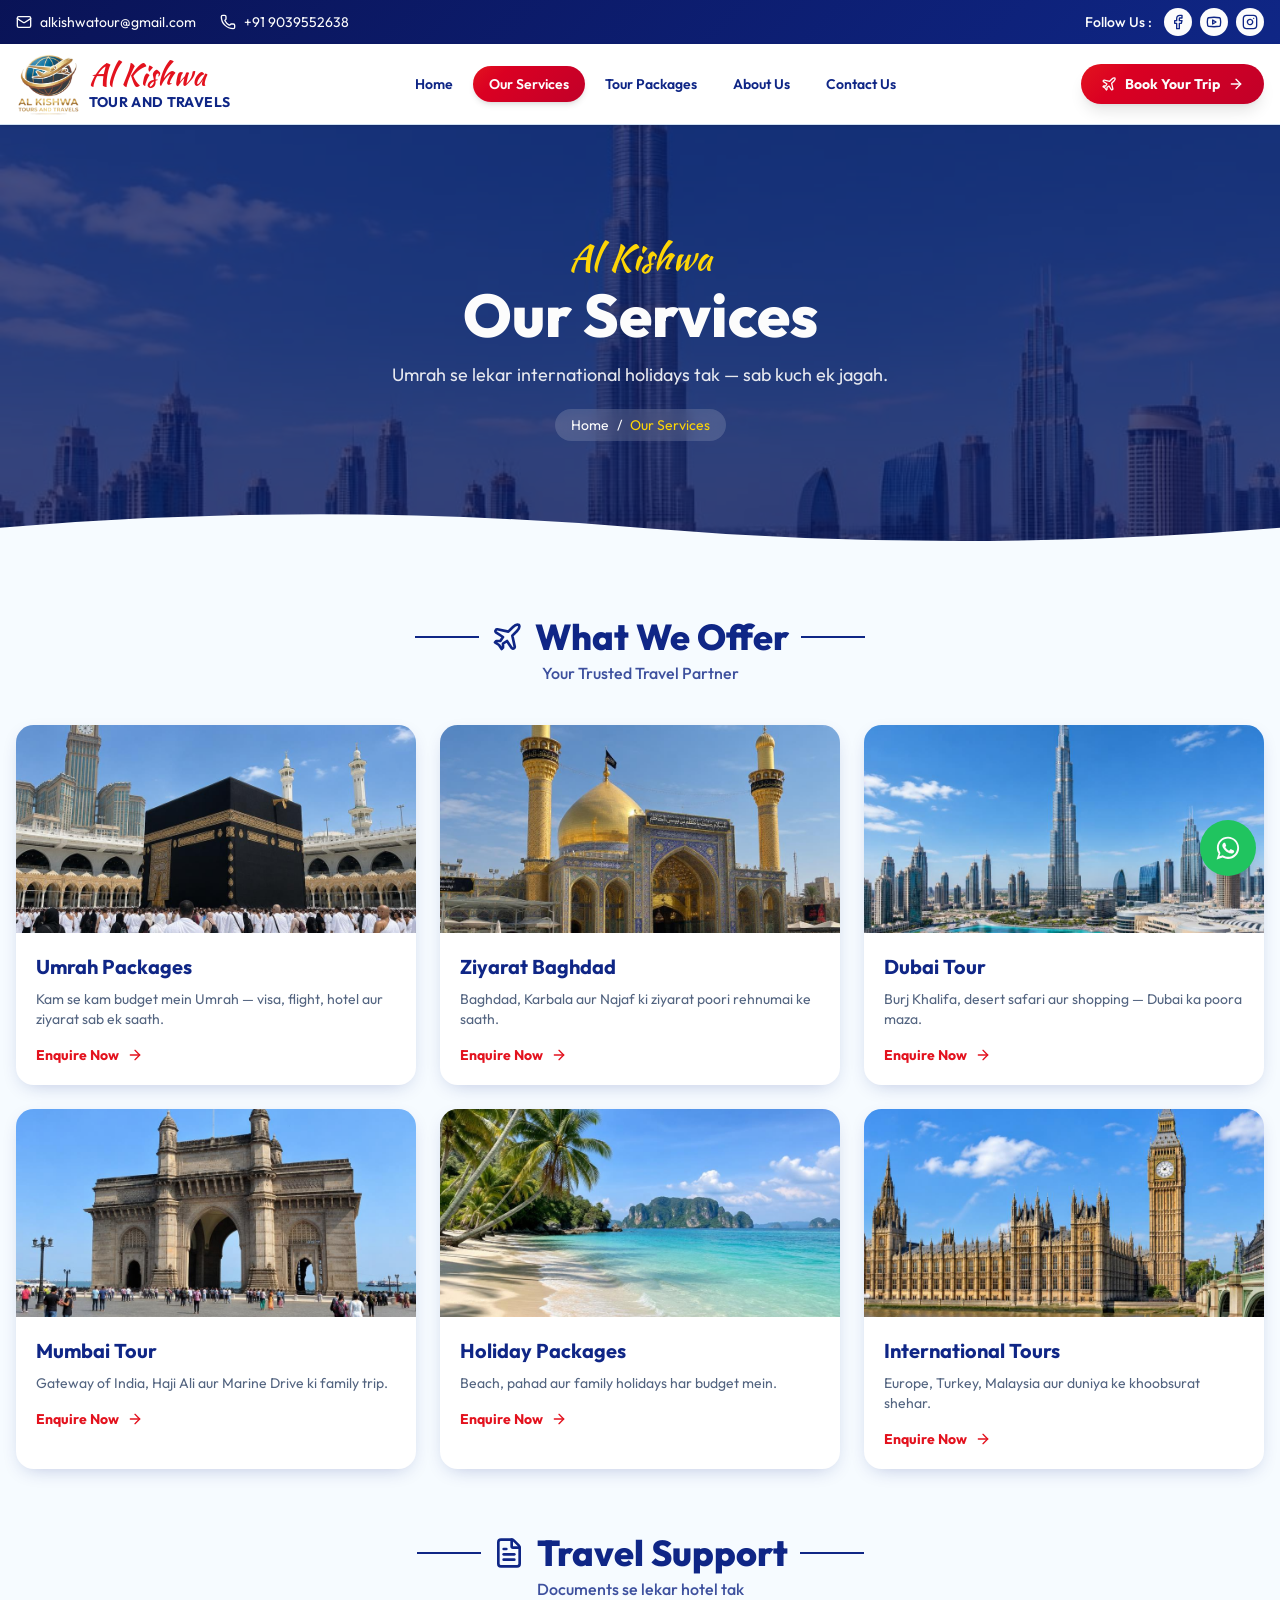
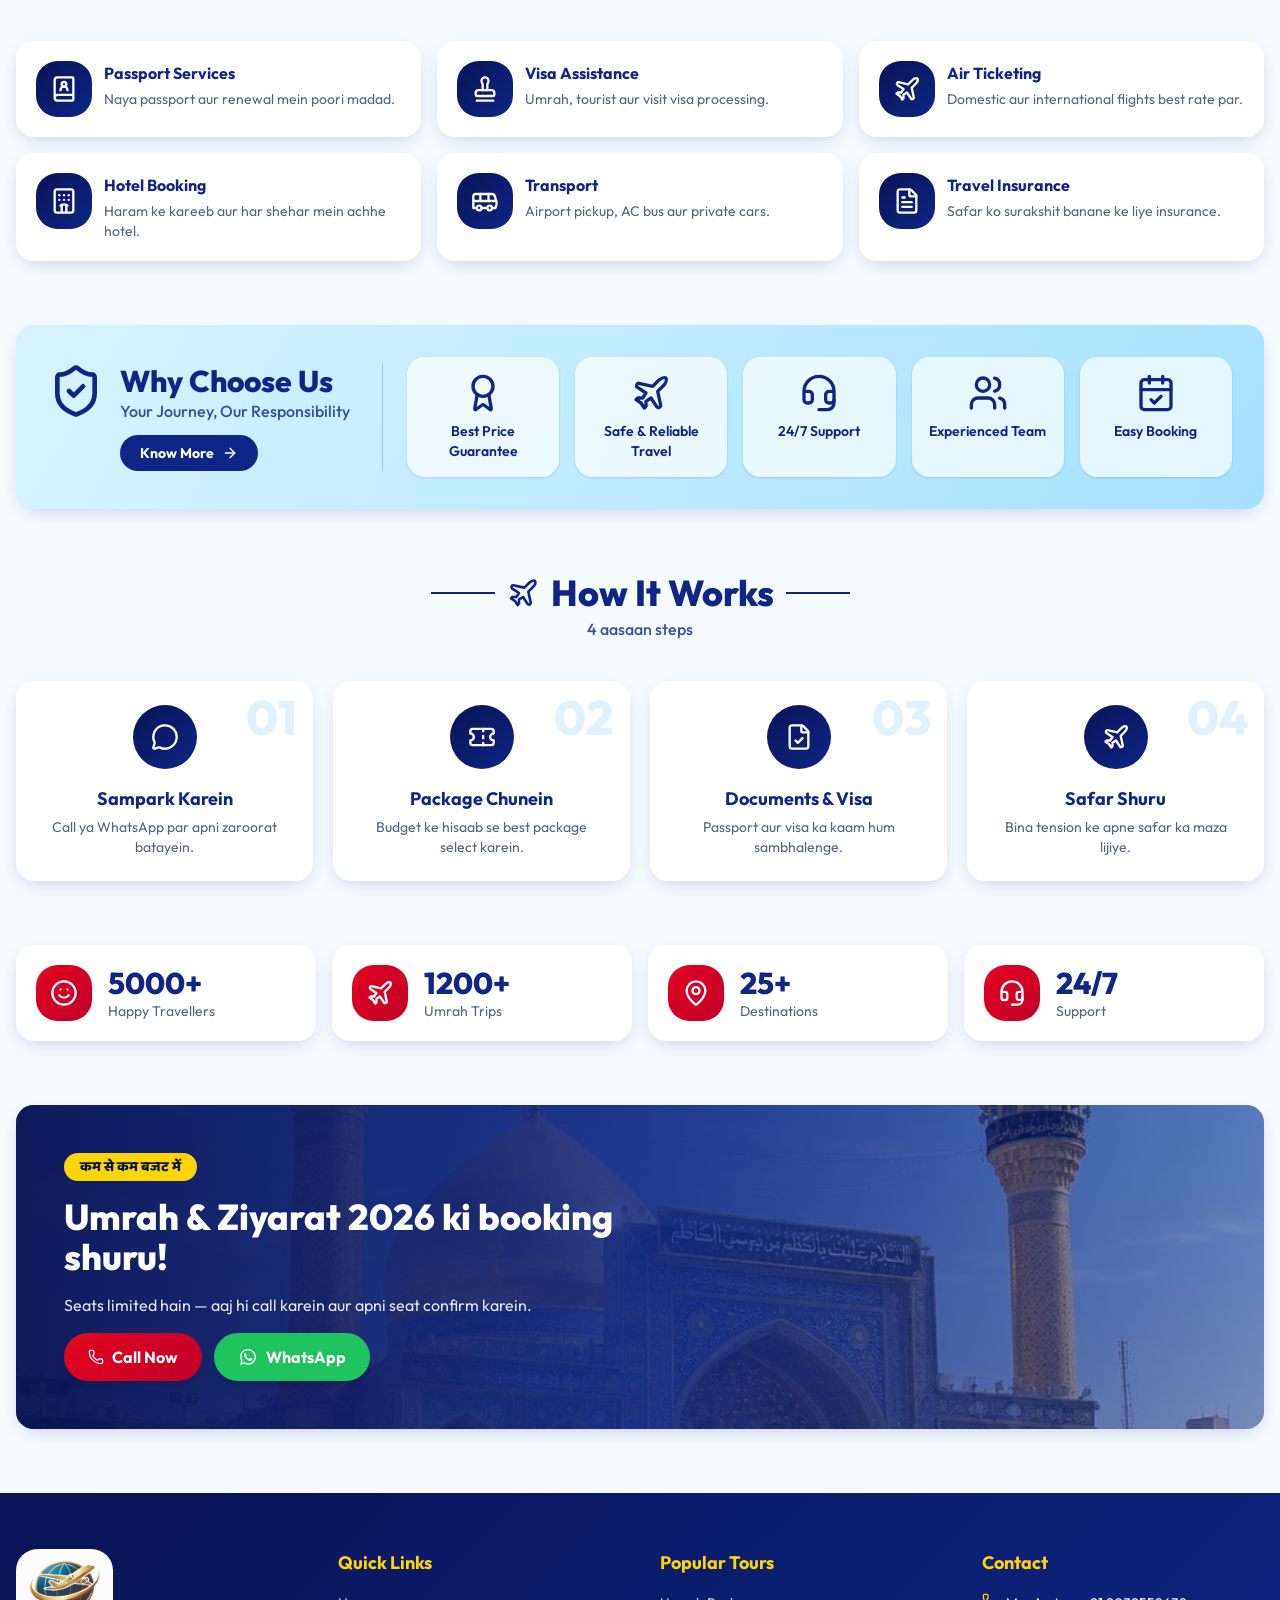
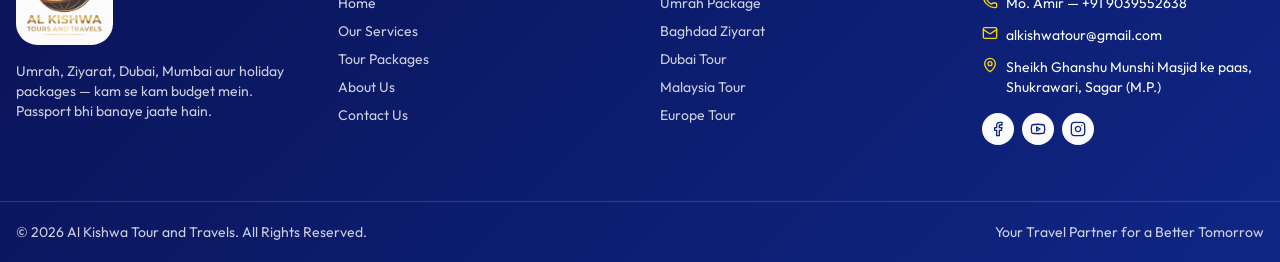
<file: pages/services.html>
<html data-tsd-source="/src/routes/__root.tsx:106:5" lang="en"><head data-tsd-source="/src/routes/__root.tsx:107:7"><meta charset="utf-8"/><meta content="width=device-width, initial-scale=1" name="viewport"/><link data-precedence="default" href="../styles/styles-B2iG-avm.css" rel="stylesheet"/><link data-precedence="default" href="../styles/css2.bin" rel="stylesheet"/><title>Our Services — Al Kishwa Tour and Travels</title><meta content="website" property="og:type"/><meta content="summary_large_image" name="twitter:card"/><meta content="Umrah, Ziyarat, Dubai, Mumbai, holiday tours, passport and visa services." name="description"/><meta content="Our Services — Al Kishwa Tour and Travels" property="og:title"/><meta content="Umrah, Ziyarat, tours, passport and visa services in one place." property="og:description"/><link href="https://fonts.googleapis.com" rel="preconnect"/><link crossorigin="anonymous" href="https://fonts.gstatic.com" rel="preconnect"/>
<style>
	#lovable-badge {
		--badge-bg: #1b1b1b;
		--badge-text: #c5c1b9;
		--badge-text-hover: #dcdad5;
		--badge-radius: 6px;
		--badge-padding: 8px;
		--badge-gap: 6px;
		--badge-shadow: 
			0 0 0 1px rgba(0, 0, 0, 0.88),
			0 1px 0 0 rgba(0, 0, 0, 0.04),
			0 2px 2px -1px rgba(0, 0, 0, 0.08),
			0 4px 4px -2px rgba(0, 0, 0, 0.08),
			0 8px 8px -4px rgba(0, 0, 0, 0.08),
			0 16px 16px -8px rgba(0, 0, 0, 0.08);
		--badge-transition-duration: 0.2s;
		--badge-transition-easing: cubic-bezier(0.16, 1, 0.32, 1);
		--focus-color: #575ECF;
		--focus-offset: 2px;
		--focus-width: 2px;
		
		position: fixed;
		bottom: 12px;
		right: 12px;
		height: 24px;
		display: flex;
		align-items: center;
		z-index: 1000000;
		background-color: var(--badge-bg) !important;
		color: var(--badge-text) !important;
		border-radius: var(--badge-radius);
		box-shadow: var(--badge-shadow) !important;
		font-size: 12px;
		font-family: system-ui, -apple-system, BlinkMacSystemFont, 'Segoe UI', Roboto, sans-serif;
		font-weight: 400 !important;
		text-transform: none !important;
		font-feature-settings: normal !important;
		transform: translateZ(0);
		will-change: transform, opacity;
		transition: opacity var(--badge-transition-duration) var(--badge-transition-easing);
	}

	#lovable-badge.closing {
		opacity: 0;
		pointer-events: none;
	}

	#lovable-badge-cta {
		display: flex;
		align-items: baseline;
		gap: var(--badge-gap);
		box-sizing: border-box;
		padding: 4px var(--badge-padding) 0;
		height: 100%;
		color: inherit;
		text-decoration: none;
		white-space: nowrap;
		border-radius: var(--badge-radius) 0 0 var(--badge-radius);
		transition: 
			background-color var(--badge-transition-duration) ease,
			color var(--badge-transition-duration) ease,
			transform 0.1s ease;
	}

	#lovable-badge-cta:hover {
		background: rgba(255, 255, 255, 0.04);
		color: var(--badge-text-hover);
	}

	#lovable-badge-cta:active {
		transform: scale(0.98);
	}

	#lovable-badge-cta:focus {
		outline: none;
	}

	#lovable-badge-cta:focus-visible {
		outline: var(--focus-width) solid var(--focus-color);
		outline-offset: var(--focus-offset);
		z-index: 1;
	}

	#lovable-badge-text {
		line-height: 1;
	}

	/* The wordmark baseline sits at y=12 of the 16px logo; an empty 12px box
	   makes that the flex baseline so the text aligns to it on any system font. */
	#lovable-badge-logo {
		position: relative;
		display: block;
		width: 52px;
		height: 12px;
	}

	#lovable-badge-logo svg {
		position: absolute;
		top: 0;
		left: 0;
	}

	#lovable-badge-divider {
		width: 1px;
		height: 24px;
		background-color: rgba(255, 255, 255, 0.04);
		flex-shrink: 0;
	}

	#lovable-badge-close {
		width: 24px;
		height: 24px;
		min-width: 24px;
		min-height: 24px;
		cursor: pointer;
		background: none;
		border: none;
		padding: 0;
		display: flex;
		align-items: center;
		justify-content: center;
		border-radius: 0 var(--badge-radius) var(--badge-radius) 0;
		flex-shrink: 0;
		transition: 
			background-color var(--badge-transition-duration) ease,
			transform 0.1s ease;
	}

	#lovable-badge-close:hover {
		background: rgba(255, 255, 255, 0.04);
	}

	#lovable-badge-close:active {
		transform: scale(0.92);
	}

	#lovable-badge-close:focus {
		outline: none;
	}

	#lovable-badge-close:focus-visible {
		outline: var(--focus-width) solid var(--focus-color);
		outline-offset: calc(var(--focus-offset) * -1);
		z-index: 1;
	}

	#lovable-badge-close svg path {
		fill: var(--badge-text);
		transition: fill var(--badge-transition-duration) ease;
	}

	#lovable-badge-close:hover svg path {
		fill: var(--badge-text-hover);
	}

	@media (prefers-reduced-motion: reduce) {
		#lovable-badge,
		#lovable-badge-cta,
		#lovable-badge-close,
		#lovable-badge-close svg path {
			transition: none;
		}
		
		#lovable-badge-cta:active,
		#lovable-badge-close:active {
			transform: none;
		}
	}

	@media (prefers-contrast: high) {
		#lovable-badge {
			--badge-bg: #000;
			--badge-text: #fff;
			--badge-text-hover: #fff;
			border: 2px solid currentColor;
		}
		
		#lovable-badge-cta:focus-visible,
		#lovable-badge-close:focus-visible {
			outline-width: 3px;
		}
	}
</style>
<meta content="Our Services — Al Kishwa Tour and Travels" name="twitter:title"/><meta content="Umrah, Ziyarat, tours, passport and visa services in one place." name="twitter:description"/><meta content="https://pub-bb2e103a32db4e198524a2e9ed8f35b4.r2.dev/lovp_7c5qzbnr759bg8n7seb7ayd9wn/7451a935cb203a220f906a4ac58126b5_1793881748814.png" property="og:image"/><meta content="https://pub-bb2e103a32db4e198524a2e9ed8f35b4.r2.dev/lovp_7c5qzbnr759bg8n7seb7ayd9wn/7451a935cb203a220f906a4ac58126b5_1793881748814.png" name="twitter:image"/><link href="../images/alkishwa-logo.png" rel="icon" type="image/png"/><style>
/* Al Kishwa custom mobile floating navigation */
.ak-bottom-dock{position:fixed;z-index:1000;left:50%;bottom:18px;transform:translateX(-50%);width:min(560px,calc(100% - 34px));padding:12px 16px 10px;border:1px solid rgba(255,255,255,.34);border-radius:42px;background:linear-gradient(135deg,rgba(12,25,66,.94),rgba(25,48,112,.91));box-shadow:0 18px 42px rgba(8,18,60,.32),inset 0 1px 2px rgba(255,255,255,.3);backdrop-filter:blur(22px);-webkit-backdrop-filter:blur(22px)}
.ak-bottom-dock ul{display:grid;grid-template-columns:repeat(5,1fr);align-items:center;gap:8px;margin:0;padding:0;list-style:none}
.ak-bottom-dock li{display:flex;justify-content:center}
.ak-bottom-dock a{position:relative;display:flex;min-width:48px;min-height:50px;align-items:center;justify-content:center;flex-direction:column;color:#fff;text-decoration:none;transition:transform .28s ease}
.ak-bottom-dock .dock-icon{width:44px;height:44px;display:grid;place-items:center;border-radius:50%;transition:all .3s ease}
.ak-bottom-dock svg{width:25px;height:25px}
.ak-bottom-dock small{position:absolute;top:48px;font-size:9px;line-height:1;color:#fff;opacity:0;transition:opacity .25s}
.ak-bottom-dock a[aria-current=page] .dock-icon{background:linear-gradient(145deg,#ef626e,#d92743);box-shadow:0 8px 20px rgba(228,48,75,.4),0 0 0 5px rgba(255,255,255,.09);transform:translateY(-15px)}
.ak-bottom-dock a[aria-current=page] small{opacity:1}
.ak-bottom-dock a:hover .dock-icon{background:rgba(255,255,255,.13);transform:translateY(-5px)}
.ak-bottom-dock .dock-book .dock-icon{background:linear-gradient(145deg,#f4bd39,#e99018);color:#14245d;box-shadow:0 7px 18px rgba(244,173,35,.3);transform:translateY(-9px)}
.ak-bottom-dock .dock-book:hover .dock-icon{transform:translateY(-13px)}
@media(min-width:1024px){.ak-bottom-dock{display:none}}
@media(max-width:420px){.ak-bottom-dock{bottom:12px;padding:9px 10px 8px;width:calc(100% - 24px)}.ak-bottom-dock .dock-icon{width:40px;height:40px}.ak-bottom-dock svg{width:23px;height:23px}.ak-bottom-dock a{min-height:46px}}
</style></head><body data-tsd-source="/src/routes/__root.tsx:110:7"><div class="min-h-screen overflow-x-hidden" data-tsd-source="/src/components/site/Layout.tsx:152:5"><div class="hidden bg-gradient-navy text-on-dark md:block" data-tsd-source="/src/components/site/Layout.tsx:41:7"><div class="mx-auto flex max-w-7xl items-center justify-between px-4 py-2 text-sm" data-tsd-source="/src/components/site/Layout.tsx:42:9"><div class="flex items-center gap-6" data-tsd-source="/src/components/site/Layout.tsx:43:11"><a class="flex items-center gap-2 hover:text-sun" data-tsd-source="/src/components/site/Layout.tsx:44:13" href="mailto:alkishwatour@gmail.com"><svg aria-hidden="true" class="lucide lucide-mail h-4 w-4" data-tsd-source="/src/components/site/Layout.tsx:44:100" fill="none" height="24" stroke="currentColor" stroke-linecap="round" stroke-linejoin="round" stroke-width="2" viewbox="0 0 24 24" width="24" xmlns="http://www.w3.org/2000/svg"><path d="m22 7-8.991 5.727a2 2 0 0 1-2.009 0L2 7"></path><rect height="16" rx="2" width="20" x="2" y="4"></rect></svg>alkishwatour@gmail.com</a><a class="flex items-center gap-2 hover:text-sun" data-tsd-source="/src/components/site/Layout.tsx:45:13" href="tel:+919039552638"><svg aria-hidden="true" class="lucide lucide-phone h-4 w-4" data-tsd-source="/src/components/site/Layout.tsx:45:100" fill="none" height="24" stroke="currentColor" stroke-linecap="round" stroke-linejoin="round" stroke-width="2" viewbox="0 0 24 24" width="24" xmlns="http://www.w3.org/2000/svg"><path d="M13.832 16.568a1 1 0 0 0 1.213-.303l.355-.465A2 2 0 0 1 17 15h3a2 2 0 0 1 2 2v3a2 2 0 0 1-2 2A18 18 0 0 1 2 4a2 2 0 0 1 2-2h3a2 2 0 0 1 2 2v3a2 2 0 0 1-.8 1.6l-.468.351a1 1 0 0 0-.292 1.233 14 14 0 0 0 6.392 6.384"></path></svg>+91 9039552638</a></div><div class="flex items-center gap-3" data-tsd-source="/src/components/site/Layout.tsx:47:11"><span class="font-medium" data-tsd-source="/src/components/site/Layout.tsx:47:52">Follow Us :</span><div class="flex items-center gap-2" data-tsd-source="/src/components/site/Layout.tsx:20:5"><a aria-label="social" class="h-7 w-7 grid place-items-center rounded-full bg-on-dark text-navy transition-transform hover:scale-110" data-tsd-source="/src/components/site/Layout.tsx:22:9" href="#"><svg aria-hidden="true" class="lucide lucide-facebook h-4 w-4" data-tsd-source="/src/components/site/Layout.tsx:23:11" fill="none" height="24" stroke="currentColor" stroke-linecap="round" stroke-linejoin="round" stroke-width="2" viewbox="0 0 24 24" width="24" xmlns="http://www.w3.org/2000/svg"><path d="M18 2h-3a5 5 0 0 0-5 5v3H7v4h3v8h4v-8h3l1-4h-4V7a1 1 0 0 1 1-1h3z"></path></svg></a><a aria-label="social" class="h-7 w-7 grid place-items-center rounded-full bg-on-dark text-navy transition-transform hover:scale-110" data-tsd-source="/src/components/site/Layout.tsx:22:9" href="#"><svg aria-hidden="true" class="lucide lucide-youtube h-4 w-4" data-tsd-source="/src/components/site/Layout.tsx:23:11" fill="none" height="24" stroke="currentColor" stroke-linecap="round" stroke-linejoin="round" stroke-width="2" viewbox="0 0 24 24" width="24" xmlns="http://www.w3.org/2000/svg"><path d="M2.5 17a24.12 24.12 0 0 1 0-10 2 2 0 0 1 1.4-1.4 49.56 49.56 0 0 1 16.2 0A2 2 0 0 1 21.5 7a24.12 24.12 0 0 1 0 10 2 2 0 0 1-1.4 1.4 49.55 49.55 0 0 1-16.2 0A2 2 0 0 1 2.5 17"></path><path d="m10 15 5-3-5-3z"></path></svg></a><a aria-label="social" class="h-7 w-7 grid place-items-center rounded-full bg-on-dark text-navy transition-transform hover:scale-110" data-tsd-source="/src/components/site/Layout.tsx:22:9" href="#"><svg aria-hidden="true" class="lucide lucide-instagram h-4 w-4" data-tsd-source="/src/components/site/Layout.tsx:23:11" fill="none" height="24" stroke="currentColor" stroke-linecap="round" stroke-linejoin="round" stroke-width="2" viewbox="0 0 24 24" width="24" xmlns="http://www.w3.org/2000/svg"><rect height="20" rx="5" ry="5" width="20" x="2" y="2"></rect><path d="M16 11.37A4 4 0 1 1 12.63 8 4 4 0 0 1 16 11.37z"></path><line x1="17.5" x2="17.51" y1="6.5" y2="6.5"></line></svg></a></div></div></div></div><header class="sticky top-0 z-40 border-b bg-card/95 shadow-sm backdrop-blur" data-tsd-source="/src/components/site/Layout.tsx:50:7"><div class="mx-auto flex max-w-7xl items-center justify-between gap-4 px-4 py-2" data-tsd-source="/src/components/site/Layout.tsx:51:9"><a class="flex min-w-0 items-center gap-2" data-tsd-source="/src/components/site/Layout.tsx:52:11" href="../index.html"><img alt="Al Kishwa Tours and Travels logo" class="h-14 w-auto shrink-0 md:h-16" data-tsd-source="/src/components/site/Layout.tsx:53:13" src="../images/alkishwa-logo.png"/><div class="min-w-0 leading-none" data-tsd-source="/src/components/site/Layout.tsx:54:13"><div class="truncate font-script text-2xl text-brand-red md:text-3xl" data-tsd-source="/src/components/site/Layout.tsx:55:15">Al Kishwa</div><div class="truncate text-xs font-bold tracking-wide text-navy md:text-sm" data-tsd-source="/src/components/site/Layout.tsx:56:15">TOUR AND TRAVELS</div></div></a><nav class="hidden items-center gap-1 lg:flex" data-tsd-source="/src/components/site/Layout.tsx:59:11"><a class="rounded-full px-4 py-2 text-sm font-semibold text-navy transition-colors hover:bg-secondary" data-tsd-source="/src/components/site/Layout.tsx:61:15" href="../index.html">Home</a><a aria-current="page" class="rounded-full px-4 py-2 text-sm font-semibold text-navy transition-colors hover:bg-secondary bg-gradient-red text-on-dark shadow-md hover:bg-transparent" data-status="active" data-tsd-source="/src/components/site/Layout.tsx:61:15" href="../pages/services.html">Our Services</a><a class="rounded-full px-4 py-2 text-sm font-semibold text-navy transition-colors hover:bg-secondary" data-tsd-source="/src/components/site/Layout.tsx:61:15" href="../pages/packages.html">Tour Packages</a><a class="rounded-full px-4 py-2 text-sm font-semibold text-navy transition-colors hover:bg-secondary" data-tsd-source="/src/components/site/Layout.tsx:61:15" href="../pages/about.html">About Us</a><a class="rounded-full px-4 py-2 text-sm font-semibold text-navy transition-colors hover:bg-secondary" data-tsd-source="/src/components/site/Layout.tsx:61:15" href="../pages/contact.html">Contact Us</a></nav><a class="hidden shrink-0 items-center gap-2 rounded-full bg-gradient-red px-5 py-2.5 text-sm font-bold text-on-dark shadow-lg transition-transform hover:scale-105 sm:flex" data-tsd-source="/src/components/site/Layout.tsx:68:11" href="../pages/contact.html"><svg aria-hidden="true" class="lucide lucide-plane h-4 w-4" data-tsd-source="/src/components/site/Layout.tsx:69:13" fill="none" height="24" stroke="currentColor" stroke-linecap="round" stroke-linejoin="round" stroke-width="2" viewbox="0 0 24 24" width="24" xmlns="http://www.w3.org/2000/svg"><path d="M17.8 19.2 16 11l3.5-3.5C21 6 21.5 4 21 3c-1-.5-3 0-4.5 1.5L13 8 4.8 6.2c-.5-.1-.9.1-1.1.5l-.3.5c-.2.5-.1 1 .3 1.3L9 12l-2 3H4l-1 1 3 2 2 3 1-1v-3l3-2 3.5 5.3c.3.4.8.5 1.3.3l.5-.2c.4-.3.6-.7.5-1.2z"></path></svg> Book Your Trip <svg aria-hidden="true" class="lucide lucide-arrow-right h-4 w-4" data-tsd-source="/src/components/site/Layout.tsx:69:58" fill="none" height="24" stroke="currentColor" stroke-linecap="round" stroke-linejoin="round" stroke-width="2" viewbox="0 0 24 24" width="24" xmlns="http://www.w3.org/2000/svg"><path d="M5 12h14"></path><path d="m12 5 7 7-7 7"></path></svg></a><a aria-label="Call" class="grid h-11 w-11 shrink-0 place-items-center rounded-full bg-gradient-red text-on-dark shadow-md sm:hidden" data-tsd-source="/src/components/site/Layout.tsx:71:11" href="tel:+919039552638"><svg aria-hidden="true" class="lucide lucide-phone h-5 w-5" data-tsd-source="/src/components/site/Layout.tsx:72:13" fill="none" height="24" stroke="currentColor" stroke-linecap="round" stroke-linejoin="round" stroke-width="2" viewbox="0 0 24 24" width="24" xmlns="http://www.w3.org/2000/svg"><path d="M13.832 16.568a1 1 0 0 0 1.213-.303l.355-.465A2 2 0 0 1 17 15h3a2 2 0 0 1 2 2v3a2 2 0 0 1-2 2A18 18 0 0 1 2 4a2 2 0 0 1 2-2h3a2 2 0 0 1 2 2v3a2 2 0 0 1-.8 1.6l-.468.351a1 1 0 0 0-.292 1.233 14 14 0 0 0 6.392 6.384"></path></svg></a></div></header><main data-tsd-source="/src/components/site/Layout.tsx:154:7"><!--$--><section class="relative overflow-hidden" data-tsd-source="/src/components/site/Sections.tsx:29:5"><img alt="Our Services" class="absolute inset-0 h-full w-full object-cover" data-tsd-source="/src/components/site/Sections.tsx:30:7" src="../images/dubai-DWSJc5t2.jpg"/><div class="absolute inset-0 bg-navy-deep/75" data-tsd-source="/src/components/site/Sections.tsx:31:7"></div><div class="relative mx-auto max-w-7xl px-4 py-20 text-center text-on-dark md:py-28" data-tsd-source="/src/components/site/Sections.tsx:32:7"><p class="font-script text-3xl text-sun md:text-4xl" data-tsd-source="/src/components/site/Sections.tsx:33:9">Al Kishwa</p><h1 class="mt-2 text-4xl font-extrabold md:text-6xl animate-fade-up" data-tsd-source="/src/components/site/Sections.tsx:34:9">Our Services</h1><p class="mx-auto mt-4 max-w-2xl text-lg opacity-90" data-tsd-source="/src/components/site/Sections.tsx:35:9">Umrah se lekar international holidays tak — sab kuch ek jagah.</p><div class="mt-5 inline-flex gap-2 rounded-full bg-on-dark/15 px-4 py-1.5 text-sm backdrop-blur" data-tsd-source="/src/components/site/Sections.tsx:36:9"><a class="hover:text-sun" data-tsd-source="/src/components/site/Sections.tsx:37:11" href="../index.html">Home</a> / <span class="text-sun" data-tsd-source="/src/components/site/Sections.tsx:37:65">Our Services</span></div></div><svg class="absolute -bottom-px left-0 w-full text-background" data-tsd-source="/src/components/site/Sections.tsx:40:7" fill="currentColor" preserveaspectratio="none" viewbox="0 0 1440 60"><path d="M0 60V30Q360 0 720 30T1440 30V60Z" data-tsd-source="/src/components/site/Sections.tsx:40:143"></path></svg></section><section class="mx-auto max-w-7xl px-4 py-14 md:py-16" data-tsd-source="/src/components/site/Sections.tsx:24:10"><div class="mb-10 text-center" data-tsd-source="/src/components/site/Sections.tsx:11:5"><div class="flex items-center justify-center gap-3" data-tsd-source="/src/components/site/Sections.tsx:12:7"><span class="hidden h-0.5 w-16 bg-navy sm:block" data-tsd-source="/src/components/site/Sections.tsx:13:9"></span><svg aria-hidden="true" class="lucide lucide-plane h-8 w-8 shrink-0 text-navy" data-tsd-source="/src/components/site/Sections.tsx:14:9" fill="none" height="24" stroke="currentColor" stroke-linecap="round" stroke-linejoin="round" stroke-width="2" viewbox="0 0 24 24" width="24" xmlns="http://www.w3.org/2000/svg"><path d="M17.8 19.2 16 11l3.5-3.5C21 6 21.5 4 21 3c-1-.5-3 0-4.5 1.5L13 8 4.8 6.2c-.5-.1-.9.1-1.1.5l-.3.5c-.2.5-.1 1 .3 1.3L9 12l-2 3H4l-1 1 3 2 2 3 1-1v-3l3-2 3.5 5.3c.3.4.8.5 1.3.3l.5-.2c.4-.3.6-.7.5-1.2z"></path></svg><h2 class="text-3xl font-extrabold text-navy md:text-4xl" data-tsd-source="/src/components/site/Sections.tsx:15:9">What We Offer</h2><span class="hidden h-0.5 w-16 bg-navy sm:block" data-tsd-source="/src/components/site/Sections.tsx:16:9"></span></div><p class="mt-1 font-medium text-navy/80" data-tsd-source="/src/components/site/Sections.tsx:18:15">Your Trusted Travel Partner</p></div><div class="grid gap-6 sm:grid-cols-2 lg:grid-cols-3" data-tsd-source="/src/routes/services.tsx:33:9"><div class="card-lift group overflow-hidden" data-tsd-source="/src/routes/services.tsx:35:13"><div class="overflow-hidden" data-tsd-source="/src/routes/services.tsx:36:15"><img alt="Umrah Packages" class="h-52 w-full object-cover transition-transform duration-500 group-hover:scale-110" data-tsd-source="/src/routes/services.tsx:36:48" height="704" loading="lazy" src="../images/makkah-WdEkeqGs.jpg" width="944"/></div><div class="p-5" data-tsd-source="/src/routes/services.tsx:37:15"><h3 class="text-xl font-bold text-navy group-hover:text-brand-red" data-tsd-source="/src/routes/services.tsx:38:17">Umrah Packages</h3><p class="mt-2 text-sm text-muted-foreground" data-tsd-source="/src/routes/services.tsx:39:17">Kam se kam budget mein Umrah — visa, flight, hotel aur ziyarat sab ek saath.</p><a class="mt-4 inline-flex items-center gap-2 text-sm font-bold text-brand-red" data-tsd-source="/src/routes/services.tsx:40:17" href="https://wa.me/919039552638?text=Assalamu%20Alaikum%2C%20mujhe%20tour%20package%20ki%20jankari%20chahiye." rel="noreferrer" target="_blank">Enquire Now <svg aria-hidden="true" class="lucide lucide-arrow-right h-4 w-4 transition-transform group-hover:translate-x-1" data-tsd-source="/src/routes/services.tsx:40:170" fill="none" height="24" stroke="currentColor" stroke-linecap="round" stroke-linejoin="round" stroke-width="2" viewbox="0 0 24 24" width="24" xmlns="http://www.w3.org/2000/svg"><path d="M5 12h14"></path><path d="m12 5 7 7-7 7"></path></svg></a></div></div><div class="card-lift group overflow-hidden" data-tsd-source="/src/routes/services.tsx:35:13"><div class="overflow-hidden" data-tsd-source="/src/routes/services.tsx:36:15"><img alt="Ziyarat Baghdad" class="h-52 w-full object-cover transition-transform duration-500 group-hover:scale-110" data-tsd-source="/src/routes/services.tsx:36:48" height="704" loading="lazy" src="../images/baghdad-C0Dklvrs.jpg" width="944"/></div><div class="p-5" data-tsd-source="/src/routes/services.tsx:37:15"><h3 class="text-xl font-bold text-navy group-hover:text-brand-red" data-tsd-source="/src/routes/services.tsx:38:17">Ziyarat Baghdad</h3><p class="mt-2 text-sm text-muted-foreground" data-tsd-source="/src/routes/services.tsx:39:17">Baghdad, Karbala aur Najaf ki ziyarat poori rehnumai ke saath.</p><a class="mt-4 inline-flex items-center gap-2 text-sm font-bold text-brand-red" data-tsd-source="/src/routes/services.tsx:40:17" href="https://wa.me/919039552638?text=Assalamu%20Alaikum%2C%20mujhe%20tour%20package%20ki%20jankari%20chahiye." rel="noreferrer" target="_blank">Enquire Now <svg aria-hidden="true" class="lucide lucide-arrow-right h-4 w-4 transition-transform group-hover:translate-x-1" data-tsd-source="/src/routes/services.tsx:40:170" fill="none" height="24" stroke="currentColor" stroke-linecap="round" stroke-linejoin="round" stroke-width="2" viewbox="0 0 24 24" width="24" xmlns="http://www.w3.org/2000/svg"><path d="M5 12h14"></path><path d="m12 5 7 7-7 7"></path></svg></a></div></div><div class="card-lift group overflow-hidden" data-tsd-source="/src/routes/services.tsx:35:13"><div class="overflow-hidden" data-tsd-source="/src/routes/services.tsx:36:15"><img alt="Dubai Tour" class="h-52 w-full object-cover transition-transform duration-500 group-hover:scale-110" data-tsd-source="/src/routes/services.tsx:36:48" height="704" loading="lazy" src="../images/dubai-DWSJc5t2.jpg" width="944"/></div><div class="p-5" data-tsd-source="/src/routes/services.tsx:37:15"><h3 class="text-xl font-bold text-navy group-hover:text-brand-red" data-tsd-source="/src/routes/services.tsx:38:17">Dubai Tour</h3><p class="mt-2 text-sm text-muted-foreground" data-tsd-source="/src/routes/services.tsx:39:17">Burj Khalifa, desert safari aur shopping — Dubai ka poora maza.</p><a class="mt-4 inline-flex items-center gap-2 text-sm font-bold text-brand-red" data-tsd-source="/src/routes/services.tsx:40:17" href="https://wa.me/919039552638?text=Assalamu%20Alaikum%2C%20mujhe%20tour%20package%20ki%20jankari%20chahiye." rel="noreferrer" target="_blank">Enquire Now <svg aria-hidden="true" class="lucide lucide-arrow-right h-4 w-4 transition-transform group-hover:translate-x-1" data-tsd-source="/src/routes/services.tsx:40:170" fill="none" height="24" stroke="currentColor" stroke-linecap="round" stroke-linejoin="round" stroke-width="2" viewbox="0 0 24 24" width="24" xmlns="http://www.w3.org/2000/svg"><path d="M5 12h14"></path><path d="m12 5 7 7-7 7"></path></svg></a></div></div><div class="card-lift group overflow-hidden" data-tsd-source="/src/routes/services.tsx:35:13"><div class="overflow-hidden" data-tsd-source="/src/routes/services.tsx:36:15"><img alt="Mumbai Tour" class="h-52 w-full object-cover transition-transform duration-500 group-hover:scale-110" data-tsd-source="/src/routes/services.tsx:36:48" height="704" loading="lazy" src="../images/mumbai-D9etSIA4.jpg" width="944"/></div><div class="p-5" data-tsd-source="/src/routes/services.tsx:37:15"><h3 class="text-xl font-bold text-navy group-hover:text-brand-red" data-tsd-source="/src/routes/services.tsx:38:17">Mumbai Tour</h3><p class="mt-2 text-sm text-muted-foreground" data-tsd-source="/src/routes/services.tsx:39:17">Gateway of India, Haji Ali aur Marine Drive ki family trip.</p><a class="mt-4 inline-flex items-center gap-2 text-sm font-bold text-brand-red" data-tsd-source="/src/routes/services.tsx:40:17" href="https://wa.me/919039552638?text=Assalamu%20Alaikum%2C%20mujhe%20tour%20package%20ki%20jankari%20chahiye." rel="noreferrer" target="_blank">Enquire Now <svg aria-hidden="true" class="lucide lucide-arrow-right h-4 w-4 transition-transform group-hover:translate-x-1" data-tsd-source="/src/routes/services.tsx:40:170" fill="none" height="24" stroke="currentColor" stroke-linecap="round" stroke-linejoin="round" stroke-width="2" viewbox="0 0 24 24" width="24" xmlns="http://www.w3.org/2000/svg"><path d="M5 12h14"></path><path d="m12 5 7 7-7 7"></path></svg></a></div></div><div class="card-lift group overflow-hidden" data-tsd-source="/src/routes/services.tsx:35:13"><div class="overflow-hidden" data-tsd-source="/src/routes/services.tsx:36:15"><img alt="Holiday Packages" class="h-52 w-full object-cover transition-transform duration-500 group-hover:scale-110" data-tsd-source="/src/routes/services.tsx:36:48" height="704" loading="lazy" src="../images/thailand-CUfKTK0Z.jpg" width="944"/></div><div class="p-5" data-tsd-source="/src/routes/services.tsx:37:15"><h3 class="text-xl font-bold text-navy group-hover:text-brand-red" data-tsd-source="/src/routes/services.tsx:38:17">Holiday Packages</h3><p class="mt-2 text-sm text-muted-foreground" data-tsd-source="/src/routes/services.tsx:39:17">Beach, pahad aur family holidays har budget mein.</p><a class="mt-4 inline-flex items-center gap-2 text-sm font-bold text-brand-red" data-tsd-source="/src/routes/services.tsx:40:17" href="https://wa.me/919039552638?text=Assalamu%20Alaikum%2C%20mujhe%20tour%20package%20ki%20jankari%20chahiye." rel="noreferrer" target="_blank">Enquire Now <svg aria-hidden="true" class="lucide lucide-arrow-right h-4 w-4 transition-transform group-hover:translate-x-1" data-tsd-source="/src/routes/services.tsx:40:170" fill="none" height="24" stroke="currentColor" stroke-linecap="round" stroke-linejoin="round" stroke-width="2" viewbox="0 0 24 24" width="24" xmlns="http://www.w3.org/2000/svg"><path d="M5 12h14"></path><path d="m12 5 7 7-7 7"></path></svg></a></div></div><div class="card-lift group overflow-hidden" data-tsd-source="/src/routes/services.tsx:35:13"><div class="overflow-hidden" data-tsd-source="/src/routes/services.tsx:36:15"><img alt="International Tours" class="h-52 w-full object-cover transition-transform duration-500 group-hover:scale-110" data-tsd-source="/src/routes/services.tsx:36:48" height="704" loading="lazy" src="../images/europe-BR-sYuMC.jpg" width="944"/></div><div class="p-5" data-tsd-source="/src/routes/services.tsx:37:15"><h3 class="text-xl font-bold text-navy group-hover:text-brand-red" data-tsd-source="/src/routes/services.tsx:38:17">International Tours</h3><p class="mt-2 text-sm text-muted-foreground" data-tsd-source="/src/routes/services.tsx:39:17">Europe, Turkey, Malaysia aur duniya ke khoobsurat shehar.</p><a class="mt-4 inline-flex items-center gap-2 text-sm font-bold text-brand-red" data-tsd-source="/src/routes/services.tsx:40:17" href="https://wa.me/919039552638?text=Assalamu%20Alaikum%2C%20mujhe%20tour%20package%20ki%20jankari%20chahiye." rel="noreferrer" target="_blank">Enquire Now <svg aria-hidden="true" class="lucide lucide-arrow-right h-4 w-4 transition-transform group-hover:translate-x-1" data-tsd-source="/src/routes/services.tsx:40:170" fill="none" height="24" stroke="currentColor" stroke-linecap="round" stroke-linejoin="round" stroke-width="2" viewbox="0 0 24 24" width="24" xmlns="http://www.w3.org/2000/svg"><path d="M5 12h14"></path><path d="m12 5 7 7-7 7"></path></svg></a></div></div></div></section><section class="mx-auto max-w-7xl px-4 py-14 md:py-16 pt-0 md:pt-0" data-tsd-source="/src/components/site/Sections.tsx:24:10"><div class="mb-10 text-center" data-tsd-source="/src/components/site/Sections.tsx:11:5"><div class="flex items-center justify-center gap-3" data-tsd-source="/src/components/site/Sections.tsx:12:7"><span class="hidden h-0.5 w-16 bg-navy sm:block" data-tsd-source="/src/components/site/Sections.tsx:13:9"></span><svg aria-hidden="true" class="lucide lucide-file-text h-8 w-8 shrink-0 text-navy" data-tsd-source="/src/components/site/Sections.tsx:14:9" fill="none" height="24" stroke="currentColor" stroke-linecap="round" stroke-linejoin="round" stroke-width="2" viewbox="0 0 24 24" width="24" xmlns="http://www.w3.org/2000/svg"><path d="M6 22a2 2 0 0 1-2-2V4a2 2 0 0 1 2-2h8a2.4 2.4 0 0 1 1.704.706l3.588 3.588A2.4 2.4 0 0 1 20 8v12a2 2 0 0 1-2 2z"></path><path d="M14 2v5a1 1 0 0 0 1 1h5"></path><path d="M10 9H8"></path><path d="M16 13H8"></path><path d="M16 17H8"></path></svg><h2 class="text-3xl font-extrabold text-navy md:text-4xl" data-tsd-source="/src/components/site/Sections.tsx:15:9">Travel Support</h2><span class="hidden h-0.5 w-16 bg-navy sm:block" data-tsd-source="/src/components/site/Sections.tsx:16:9"></span></div><p class="mt-1 font-medium text-navy/80" data-tsd-source="/src/components/site/Sections.tsx:18:15">Documents se lekar hotel tak</p></div><div class="grid grid-cols-2 gap-4 lg:grid-cols-3" data-tsd-source="/src/routes/services.tsx:48:9"><div class="card-lift group flex flex-col gap-3 p-5 sm:flex-row sm:items-start" data-tsd-source="/src/routes/services.tsx:50:13"><span class="grid h-14 w-14 shrink-0 place-items-center rounded-2xl bg-gradient-navy text-on-dark transition-all group-hover:bg-gradient-red group-hover:rotate-6" data-tsd-source="/src/routes/services.tsx:51:15"><svg aria-hidden="true" class="lucide lucide-book-user h-7 w-7" data-tsd-source="/src/routes/services.tsx:51:182" fill="none" height="24" stroke="currentColor" stroke-linecap="round" stroke-linejoin="round" stroke-width="2" viewbox="0 0 24 24" width="24" xmlns="http://www.w3.org/2000/svg"><path d="M15 13a3 3 0 1 0-6 0"></path><path d="M4 19.5v-15A2.5 2.5 0 0 1 6.5 2H19a1 1 0 0 1 1 1v18a1 1 0 0 1-1 1H6.5a1 1 0 0 1 0-5H20"></path><circle cx="12" cy="8" r="2"></circle></svg></span><div data-tsd-source="/src/routes/services.tsx:52:15"><h4 class="font-bold text-navy" data-tsd-source="/src/routes/services.tsx:52:20">Passport Services</h4><p class="mt-1 text-sm text-muted-foreground" data-tsd-source="/src/routes/services.tsx:52:66">Naya passport aur renewal mein poori madad.</p></div></div><div class="card-lift group flex flex-col gap-3 p-5 sm:flex-row sm:items-start" data-tsd-source="/src/routes/services.tsx:50:13"><span class="grid h-14 w-14 shrink-0 place-items-center rounded-2xl bg-gradient-navy text-on-dark transition-all group-hover:bg-gradient-red group-hover:rotate-6" data-tsd-source="/src/routes/services.tsx:51:15"><svg aria-hidden="true" class="lucide lucide-stamp h-7 w-7" data-tsd-source="/src/routes/services.tsx:51:182" fill="none" height="24" stroke="currentColor" stroke-linecap="round" stroke-linejoin="round" stroke-width="2" viewbox="0 0 24 24" width="24" xmlns="http://www.w3.org/2000/svg"><path d="M14 13V8.5C14 7 15 7 15 5a3 3 0 0 0-6 0c0 2 1 2 1 3.5V13"></path><path d="M20 15.5a2.5 2.5 0 0 0-2.5-2.5h-11A2.5 2.5 0 0 0 4 15.5V17a1 1 0 0 0 1 1h14a1 1 0 0 0 1-1z"></path><path d="M5 22h14"></path></svg></span><div data-tsd-source="/src/routes/services.tsx:52:15"><h4 class="font-bold text-navy" data-tsd-source="/src/routes/services.tsx:52:20">Visa Assistance</h4><p class="mt-1 text-sm text-muted-foreground" data-tsd-source="/src/routes/services.tsx:52:66">Umrah, tourist aur visit visa processing.</p></div></div><div class="card-lift group flex flex-col gap-3 p-5 sm:flex-row sm:items-start" data-tsd-source="/src/routes/services.tsx:50:13"><span class="grid h-14 w-14 shrink-0 place-items-center rounded-2xl bg-gradient-navy text-on-dark transition-all group-hover:bg-gradient-red group-hover:rotate-6" data-tsd-source="/src/routes/services.tsx:51:15"><svg aria-hidden="true" class="lucide lucide-plane h-7 w-7" data-tsd-source="/src/routes/services.tsx:51:182" fill="none" height="24" stroke="currentColor" stroke-linecap="round" stroke-linejoin="round" stroke-width="2" viewbox="0 0 24 24" width="24" xmlns="http://www.w3.org/2000/svg"><path d="M17.8 19.2 16 11l3.5-3.5C21 6 21.5 4 21 3c-1-.5-3 0-4.5 1.5L13 8 4.8 6.2c-.5-.1-.9.1-1.1.5l-.3.5c-.2.5-.1 1 .3 1.3L9 12l-2 3H4l-1 1 3 2 2 3 1-1v-3l3-2 3.5 5.3c.3.4.8.5 1.3.3l.5-.2c.4-.3.6-.7.5-1.2z"></path></svg></span><div data-tsd-source="/src/routes/services.tsx:52:15"><h4 class="font-bold text-navy" data-tsd-source="/src/routes/services.tsx:52:20">Air Ticketing</h4><p class="mt-1 text-sm text-muted-foreground" data-tsd-source="/src/routes/services.tsx:52:66">Domestic aur international flights best rate par.</p></div></div><div class="card-lift group flex flex-col gap-3 p-5 sm:flex-row sm:items-start" data-tsd-source="/src/routes/services.tsx:50:13"><span class="grid h-14 w-14 shrink-0 place-items-center rounded-2xl bg-gradient-navy text-on-dark transition-all group-hover:bg-gradient-red group-hover:rotate-6" data-tsd-source="/src/routes/services.tsx:51:15"><svg aria-hidden="true" class="lucide lucide-hotel h-7 w-7" data-tsd-source="/src/routes/services.tsx:51:182" fill="none" height="24" stroke="currentColor" stroke-linecap="round" stroke-linejoin="round" stroke-width="2" viewbox="0 0 24 24" width="24" xmlns="http://www.w3.org/2000/svg"><path d="M10 22v-6.57"></path><path d="M12 11h.01"></path><path d="M12 7h.01"></path><path d="M14 15.43V22"></path><path d="M15 16a5 5 0 0 0-6 0"></path><path d="M16 11h.01"></path><path d="M16 7h.01"></path><path d="M8 11h.01"></path><path d="M8 7h.01"></path><rect height="20" rx="2" width="16" x="4" y="2"></rect></svg></span><div data-tsd-source="/src/routes/services.tsx:52:15"><h4 class="font-bold text-navy" data-tsd-source="/src/routes/services.tsx:52:20">Hotel Booking</h4><p class="mt-1 text-sm text-muted-foreground" data-tsd-source="/src/routes/services.tsx:52:66">Haram ke kareeb aur har shehar mein achhe hotel.</p></div></div><div class="card-lift group flex flex-col gap-3 p-5 sm:flex-row sm:items-start" data-tsd-source="/src/routes/services.tsx:50:13"><span class="grid h-14 w-14 shrink-0 place-items-center rounded-2xl bg-gradient-navy text-on-dark transition-all group-hover:bg-gradient-red group-hover:rotate-6" data-tsd-source="/src/routes/services.tsx:51:15"><svg aria-hidden="true" class="lucide lucide-bus h-7 w-7" data-tsd-source="/src/routes/services.tsx:51:182" fill="none" height="24" stroke="currentColor" stroke-linecap="round" stroke-linejoin="round" stroke-width="2" viewbox="0 0 24 24" width="24" xmlns="http://www.w3.org/2000/svg"><path d="M8 6v6"></path><path d="M15 6v6"></path><path d="M2 12h19.6"></path><path d="M18 18h3s.5-1.7.8-2.8c.1-.4.2-.8.2-1.2 0-.4-.1-.8-.2-1.2l-1.4-5C20.1 6.8 19.1 6 18 6H4a2 2 0 0 0-2 2v10h3"></path><circle cx="7" cy="18" r="2"></circle><path d="M9 18h5"></path><circle cx="16" cy="18" r="2"></circle></svg></span><div data-tsd-source="/src/routes/services.tsx:52:15"><h4 class="font-bold text-navy" data-tsd-source="/src/routes/services.tsx:52:20">Transport</h4><p class="mt-1 text-sm text-muted-foreground" data-tsd-source="/src/routes/services.tsx:52:66">Airport pickup, AC bus aur private cars.</p></div></div><div class="card-lift group flex flex-col gap-3 p-5 sm:flex-row sm:items-start" data-tsd-source="/src/routes/services.tsx:50:13"><span class="grid h-14 w-14 shrink-0 place-items-center rounded-2xl bg-gradient-navy text-on-dark transition-all group-hover:bg-gradient-red group-hover:rotate-6" data-tsd-source="/src/routes/services.tsx:51:15"><svg aria-hidden="true" class="lucide lucide-file-text h-7 w-7" data-tsd-source="/src/routes/services.tsx:51:182" fill="none" height="24" stroke="currentColor" stroke-linecap="round" stroke-linejoin="round" stroke-width="2" viewbox="0 0 24 24" width="24" xmlns="http://www.w3.org/2000/svg"><path d="M6 22a2 2 0 0 1-2-2V4a2 2 0 0 1 2-2h8a2.4 2.4 0 0 1 1.704.706l3.588 3.588A2.4 2.4 0 0 1 20 8v12a2 2 0 0 1-2 2z"></path><path d="M14 2v5a1 1 0 0 0 1 1h5"></path><path d="M10 9H8"></path><path d="M16 13H8"></path><path d="M16 17H8"></path></svg></span><div data-tsd-source="/src/routes/services.tsx:52:15"><h4 class="font-bold text-navy" data-tsd-source="/src/routes/services.tsx:52:20">Travel Insurance</h4><p class="mt-1 text-sm text-muted-foreground" data-tsd-source="/src/routes/services.tsx:52:66">Safar ko surakshit banane ke liye insurance.</p></div></div></div></section><section class="mx-auto max-w-7xl px-4 py-14 md:py-16 pt-0 md:pt-0" data-tsd-source="/src/components/site/Sections.tsx:24:10"><div class="card-lift bg-gradient-sky grid items-center gap-6 p-6 hover:translate-y-0 lg:grid-cols-[auto_1fr] lg:p-8" data-tsd-source="/src/components/site/Sections.tsx:71:5"><div class="flex items-start gap-4 lg:border-r lg:border-navy/20 lg:pr-8" data-tsd-source="/src/components/site/Sections.tsx:72:7"><svg aria-hidden="true" class="lucide lucide-shield-check h-14 w-14 shrink-0 text-navy" data-tsd-source="/src/components/site/Sections.tsx:73:9" fill="none" height="24" stroke="currentColor" stroke-linecap="round" stroke-linejoin="round" stroke-width="2" viewbox="0 0 24 24" width="24" xmlns="http://www.w3.org/2000/svg"><path d="M20 13c0 5-3.5 7.5-7.66 8.95a1 1 0 0 1-.67-.01C7.5 20.5 4 18 4 13V6a1 1 0 0 1 1-1c2 0 4.5-1.2 6.24-2.72a1.17 1.17 0 0 1 1.52 0C14.51 3.81 17 5 19 5a1 1 0 0 1 1 1z"></path><path d="m9 12 2 2 4-4"></path></svg><div data-tsd-source="/src/components/site/Sections.tsx:74:9"><h3 class="text-3xl font-extrabold text-navy" data-tsd-source="/src/components/site/Sections.tsx:75:11">Why Choose Us</h3><p class="font-medium text-navy/80" data-tsd-source="/src/components/site/Sections.tsx:76:11">Your Journey, Our Responsibility</p><a class="mt-3 inline-flex items-center gap-2 rounded-full bg-navy px-5 py-2 text-sm font-bold text-on-dark transition-transform hover:scale-105" data-tsd-source="/src/components/site/Sections.tsx:77:11" href="../pages/about.html">Know More <svg aria-hidden="true" class="lucide lucide-arrow-right h-4 w-4" data-tsd-source="/src/components/site/Sections.tsx:77:186" fill="none" height="24" stroke="currentColor" stroke-linecap="round" stroke-linejoin="round" stroke-width="2" viewbox="0 0 24 24" width="24" xmlns="http://www.w3.org/2000/svg"><path d="M5 12h14"></path><path d="m12 5 7 7-7 7"></path></svg></a></div></div><div class="grid grid-cols-2 gap-4 sm:grid-cols-3 md:grid-cols-5" data-tsd-source="/src/components/site/Sections.tsx:80:7"><div class="group flex flex-col items-center gap-2 rounded-xl bg-card/70 p-4 text-center shadow-sm transition-all hover:-translate-y-1 hover:bg-card hover:shadow-lg" data-tsd-source="/src/components/site/Sections.tsx:82:11"><svg aria-hidden="true" class="lucide lucide-award h-10 w-10 text-navy transition-transform group-hover:scale-110 group-hover:text-brand-red" data-tsd-source="/src/components/site/Sections.tsx:83:13" fill="none" height="24" stroke="currentColor" stroke-linecap="round" stroke-linejoin="round" stroke-width="2" viewbox="0 0 24 24" width="24" xmlns="http://www.w3.org/2000/svg"><path d="m15.477 12.89 1.515 8.526a.5.5 0 0 1-.81.47l-3.58-2.687a1 1 0 0 0-1.197 0l-3.586 2.686a.5.5 0 0 1-.81-.469l1.514-8.526"></path><circle cx="12" cy="8" r="6"></circle></svg><span class="text-sm font-semibold text-navy" data-tsd-source="/src/components/site/Sections.tsx:84:13">Best Price Guarantee</span></div><div class="group flex flex-col items-center gap-2 rounded-xl bg-card/70 p-4 text-center shadow-sm transition-all hover:-translate-y-1 hover:bg-card hover:shadow-lg" data-tsd-source="/src/components/site/Sections.tsx:82:11"><svg aria-hidden="true" class="lucide lucide-plane h-10 w-10 text-navy transition-transform group-hover:scale-110 group-hover:text-brand-red" data-tsd-source="/src/components/site/Sections.tsx:83:13" fill="none" height="24" stroke="currentColor" stroke-linecap="round" stroke-linejoin="round" stroke-width="2" viewbox="0 0 24 24" width="24" xmlns="http://www.w3.org/2000/svg"><path d="M17.8 19.2 16 11l3.5-3.5C21 6 21.5 4 21 3c-1-.5-3 0-4.5 1.5L13 8 4.8 6.2c-.5-.1-.9.1-1.1.5l-.3.5c-.2.5-.1 1 .3 1.3L9 12l-2 3H4l-1 1 3 2 2 3 1-1v-3l3-2 3.5 5.3c.3.4.8.5 1.3.3l.5-.2c.4-.3.6-.7.5-1.2z"></path></svg><span class="text-sm font-semibold text-navy" data-tsd-source="/src/components/site/Sections.tsx:84:13">Safe &amp; Reliable Travel</span></div><div class="group flex flex-col items-center gap-2 rounded-xl bg-card/70 p-4 text-center shadow-sm transition-all hover:-translate-y-1 hover:bg-card hover:shadow-lg" data-tsd-source="/src/components/site/Sections.tsx:82:11"><svg aria-hidden="true" class="lucide lucide-headset h-10 w-10 text-navy transition-transform group-hover:scale-110 group-hover:text-brand-red" data-tsd-source="/src/components/site/Sections.tsx:83:13" fill="none" height="24" stroke="currentColor" stroke-linecap="round" stroke-linejoin="round" stroke-width="2" viewbox="0 0 24 24" width="24" xmlns="http://www.w3.org/2000/svg"><path d="M3 11h3a2 2 0 0 1 2 2v3a2 2 0 0 1-2 2H5a2 2 0 0 1-2-2v-5Zm0 0a9 9 0 1 1 18 0m0 0v5a2 2 0 0 1-2 2h-1a2 2 0 0 1-2-2v-3a2 2 0 0 1 2-2h3Z"></path><path d="M21 16v2a4 4 0 0 1-4 4h-5"></path></svg><span class="text-sm font-semibold text-navy" data-tsd-source="/src/components/site/Sections.tsx:84:13">24/7 Support</span></div><div class="group flex flex-col items-center gap-2 rounded-xl bg-card/70 p-4 text-center shadow-sm transition-all hover:-translate-y-1 hover:bg-card hover:shadow-lg" data-tsd-source="/src/components/site/Sections.tsx:82:11"><svg aria-hidden="true" class="lucide lucide-users h-10 w-10 text-navy transition-transform group-hover:scale-110 group-hover:text-brand-red" data-tsd-source="/src/components/site/Sections.tsx:83:13" fill="none" height="24" stroke="currentColor" stroke-linecap="round" stroke-linejoin="round" stroke-width="2" viewbox="0 0 24 24" width="24" xmlns="http://www.w3.org/2000/svg"><path d="M16 21v-2a4 4 0 0 0-4-4H6a4 4 0 0 0-4 4v2"></path><path d="M16 3.128a4 4 0 0 1 0 7.744"></path><path d="M22 21v-2a4 4 0 0 0-3-3.87"></path><circle cx="9" cy="7" r="4"></circle></svg><span class="text-sm font-semibold text-navy" data-tsd-source="/src/components/site/Sections.tsx:84:13">Experienced Team</span></div><div class="group flex flex-col items-center gap-2 rounded-xl bg-card/70 p-4 text-center shadow-sm transition-all hover:-translate-y-1 hover:bg-card hover:shadow-lg" data-tsd-source="/src/components/site/Sections.tsx:82:11"><svg aria-hidden="true" class="lucide lucide-calendar-check h-10 w-10 text-navy transition-transform group-hover:scale-110 group-hover:text-brand-red" data-tsd-source="/src/components/site/Sections.tsx:83:13" fill="none" height="24" stroke="currentColor" stroke-linecap="round" stroke-linejoin="round" stroke-width="2" viewbox="0 0 24 24" width="24" xmlns="http://www.w3.org/2000/svg"><path d="M8 2v4"></path><path d="M16 2v4"></path><rect height="18" rx="2" width="18" x="3" y="4"></rect><path d="M3 10h18"></path><path d="m9 16 2 2 4-4"></path></svg><span class="text-sm font-semibold text-navy" data-tsd-source="/src/components/site/Sections.tsx:84:13">Easy Booking</span></div></div></div></section><section class="mx-auto max-w-7xl px-4 py-14 md:py-16 pt-0 md:pt-0" data-tsd-source="/src/components/site/Sections.tsx:24:10"><div class="mb-10 text-center" data-tsd-source="/src/components/site/Sections.tsx:11:5"><div class="flex items-center justify-center gap-3" data-tsd-source="/src/components/site/Sections.tsx:12:7"><span class="hidden h-0.5 w-16 bg-navy sm:block" data-tsd-source="/src/components/site/Sections.tsx:13:9"></span><svg aria-hidden="true" class="lucide lucide-plane h-8 w-8 shrink-0 text-navy" data-tsd-source="/src/components/site/Sections.tsx:14:9" fill="none" height="24" stroke="currentColor" stroke-linecap="round" stroke-linejoin="round" stroke-width="2" viewbox="0 0 24 24" width="24" xmlns="http://www.w3.org/2000/svg"><path d="M17.8 19.2 16 11l3.5-3.5C21 6 21.5 4 21 3c-1-.5-3 0-4.5 1.5L13 8 4.8 6.2c-.5-.1-.9.1-1.1.5l-.3.5c-.2.5-.1 1 .3 1.3L9 12l-2 3H4l-1 1 3 2 2 3 1-1v-3l3-2 3.5 5.3c.3.4.8.5 1.3.3l.5-.2c.4-.3.6-.7.5-1.2z"></path></svg><h2 class="text-3xl font-extrabold text-navy md:text-4xl" data-tsd-source="/src/components/site/Sections.tsx:15:9">How It Works</h2><span class="hidden h-0.5 w-16 bg-navy sm:block" data-tsd-source="/src/components/site/Sections.tsx:16:9"></span></div><p class="mt-1 font-medium text-navy/80" data-tsd-source="/src/components/site/Sections.tsx:18:15">4 aasaan steps</p></div><div class="grid gap-5 sm:grid-cols-2 lg:grid-cols-4" data-tsd-source="/src/components/site/Sections.tsx:218:5"><div class="card-lift group relative p-6 text-center" data-tsd-source="/src/components/site/Sections.tsx:220:9"><span class="absolute right-4 top-3 text-5xl font-extrabold text-secondary" data-tsd-source="/src/components/site/Sections.tsx:221:11">0<!-- -->1</span><span class="relative mx-auto grid h-16 w-16 place-items-center rounded-full bg-gradient-navy text-on-dark transition-all group-hover:scale-110 group-hover:bg-gradient-red" data-tsd-source="/src/components/site/Sections.tsx:222:11"><svg aria-hidden="true" class="lucide lucide-message-circle h-7 w-7" data-tsd-source="/src/components/site/Sections.tsx:222:188" fill="none" height="24" stroke="currentColor" stroke-linecap="round" stroke-linejoin="round" stroke-width="2" viewbox="0 0 24 24" width="24" xmlns="http://www.w3.org/2000/svg"><path d="M2.992 16.342a2 2 0 0 1 .094 1.167l-1.065 3.29a1 1 0 0 0 1.236 1.168l3.413-.998a2 2 0 0 1 1.099.092 10 10 0 1 0-4.777-4.719"></path></svg></span><h4 class="relative mt-4 text-lg font-bold text-navy" data-tsd-source="/src/components/site/Sections.tsx:223:11">Sampark Karein</h4><p class="relative mt-1 text-sm text-muted-foreground" data-tsd-source="/src/components/site/Sections.tsx:224:11">Call ya WhatsApp par apni zaroorat batayein.</p></div><div class="card-lift group relative p-6 text-center" data-tsd-source="/src/components/site/Sections.tsx:220:9"><span class="absolute right-4 top-3 text-5xl font-extrabold text-secondary" data-tsd-source="/src/components/site/Sections.tsx:221:11">0<!-- -->2</span><span class="relative mx-auto grid h-16 w-16 place-items-center rounded-full bg-gradient-navy text-on-dark transition-all group-hover:scale-110 group-hover:bg-gradient-red" data-tsd-source="/src/components/site/Sections.tsx:222:11"><svg aria-hidden="true" class="lucide lucide-ticket h-7 w-7" data-tsd-source="/src/components/site/Sections.tsx:222:188" fill="none" height="24" stroke="currentColor" stroke-linecap="round" stroke-linejoin="round" stroke-width="2" viewbox="0 0 24 24" width="24" xmlns="http://www.w3.org/2000/svg"><path d="M2 9a3 3 0 0 1 0 6v2a2 2 0 0 0 2 2h16a2 2 0 0 0 2-2v-2a3 3 0 0 1 0-6V7a2 2 0 0 0-2-2H4a2 2 0 0 0-2 2Z"></path><path d="M13 5v2"></path><path d="M13 17v2"></path><path d="M13 11v2"></path></svg></span><h4 class="relative mt-4 text-lg font-bold text-navy" data-tsd-source="/src/components/site/Sections.tsx:223:11">Package Chunein</h4><p class="relative mt-1 text-sm text-muted-foreground" data-tsd-source="/src/components/site/Sections.tsx:224:11">Budget ke hisaab se best package select karein.</p></div><div class="card-lift group relative p-6 text-center" data-tsd-source="/src/components/site/Sections.tsx:220:9"><span class="absolute right-4 top-3 text-5xl font-extrabold text-secondary" data-tsd-source="/src/components/site/Sections.tsx:221:11">0<!-- -->3</span><span class="relative mx-auto grid h-16 w-16 place-items-center rounded-full bg-gradient-navy text-on-dark transition-all group-hover:scale-110 group-hover:bg-gradient-red" data-tsd-source="/src/components/site/Sections.tsx:222:11"><svg aria-hidden="true" class="lucide lucide-file-check h-7 w-7" data-tsd-source="/src/components/site/Sections.tsx:222:188" fill="none" height="24" stroke="currentColor" stroke-linecap="round" stroke-linejoin="round" stroke-width="2" viewbox="0 0 24 24" width="24" xmlns="http://www.w3.org/2000/svg"><path d="M6 22a2 2 0 0 1-2-2V4a2 2 0 0 1 2-2h8a2.4 2.4 0 0 1 1.704.706l3.588 3.588A2.4 2.4 0 0 1 20 8v12a2 2 0 0 1-2 2z"></path><path d="M14 2v5a1 1 0 0 0 1 1h5"></path><path d="m9 15 2 2 4-4"></path></svg></span><h4 class="relative mt-4 text-lg font-bold text-navy" data-tsd-source="/src/components/site/Sections.tsx:223:11">Documents &amp; Visa</h4><p class="relative mt-1 text-sm text-muted-foreground" data-tsd-source="/src/components/site/Sections.tsx:224:11">Passport aur visa ka kaam hum sambhalenge.</p></div><div class="card-lift group relative p-6 text-center" data-tsd-source="/src/components/site/Sections.tsx:220:9"><span class="absolute right-4 top-3 text-5xl font-extrabold text-secondary" data-tsd-source="/src/components/site/Sections.tsx:221:11">0<!-- -->4</span><span class="relative mx-auto grid h-16 w-16 place-items-center rounded-full bg-gradient-navy text-on-dark transition-all group-hover:scale-110 group-hover:bg-gradient-red" data-tsd-source="/src/components/site/Sections.tsx:222:11"><svg aria-hidden="true" class="lucide lucide-plane h-7 w-7" data-tsd-source="/src/components/site/Sections.tsx:222:188" fill="none" height="24" stroke="currentColor" stroke-linecap="round" stroke-linejoin="round" stroke-width="2" viewbox="0 0 24 24" width="24" xmlns="http://www.w3.org/2000/svg"><path d="M17.8 19.2 16 11l3.5-3.5C21 6 21.5 4 21 3c-1-.5-3 0-4.5 1.5L13 8 4.8 6.2c-.5-.1-.9.1-1.1.5l-.3.5c-.2.5-.1 1 .3 1.3L9 12l-2 3H4l-1 1 3 2 2 3 1-1v-3l3-2 3.5 5.3c.3.4.8.5 1.3.3l.5-.2c.4-.3.6-.7.5-1.2z"></path></svg></span><h4 class="relative mt-4 text-lg font-bold text-navy" data-tsd-source="/src/components/site/Sections.tsx:223:11">Safar Shuru</h4><p class="relative mt-1 text-sm text-muted-foreground" data-tsd-source="/src/components/site/Sections.tsx:224:11">Bina tension ke apne safar ka maza lijiye.</p></div></div></section><section class="mx-auto max-w-7xl px-4 py-14 md:py-16 pt-0 md:pt-0" data-tsd-source="/src/components/site/Sections.tsx:24:10"><div class="grid grid-cols-2 gap-4 lg:grid-cols-4" data-tsd-source="/src/components/site/Sections.tsx:196:5"><div class="card-lift group flex items-center gap-4 p-5" data-tsd-source="/src/components/site/Sections.tsx:198:9"><span class="grid h-14 w-14 shrink-0 place-items-center rounded-2xl bg-gradient-red text-on-dark transition-transform group-hover:rotate-6" data-tsd-source="/src/components/site/Sections.tsx:199:11"><svg aria-hidden="true" class="lucide lucide-smile h-7 w-7" data-tsd-source="/src/components/site/Sections.tsx:199:155" fill="none" height="24" stroke="currentColor" stroke-linecap="round" stroke-linejoin="round" stroke-width="2" viewbox="0 0 24 24" width="24" xmlns="http://www.w3.org/2000/svg"><circle cx="12" cy="12" r="10"></circle><path d="M8 14s1.5 2 4 2 4-2 4-2"></path><line x1="9" x2="9.01" y1="9" y2="9"></line><line x1="15" x2="15.01" y1="9" y2="9"></line></svg></span><div data-tsd-source="/src/components/site/Sections.tsx:200:11"><div class="text-2xl font-extrabold text-navy md:text-3xl" data-tsd-source="/src/components/site/Sections.tsx:201:13">5000+</div><div class="text-sm text-muted-foreground" data-tsd-source="/src/components/site/Sections.tsx:202:13">Happy Travellers</div></div></div><div class="card-lift group flex items-center gap-4 p-5" data-tsd-source="/src/components/site/Sections.tsx:198:9"><span class="grid h-14 w-14 shrink-0 place-items-center rounded-2xl bg-gradient-red text-on-dark transition-transform group-hover:rotate-6" data-tsd-source="/src/components/site/Sections.tsx:199:11"><svg aria-hidden="true" class="lucide lucide-plane h-7 w-7" data-tsd-source="/src/components/site/Sections.tsx:199:155" fill="none" height="24" stroke="currentColor" stroke-linecap="round" stroke-linejoin="round" stroke-width="2" viewbox="0 0 24 24" width="24" xmlns="http://www.w3.org/2000/svg"><path d="M17.8 19.2 16 11l3.5-3.5C21 6 21.5 4 21 3c-1-.5-3 0-4.5 1.5L13 8 4.8 6.2c-.5-.1-.9.1-1.1.5l-.3.5c-.2.5-.1 1 .3 1.3L9 12l-2 3H4l-1 1 3 2 2 3 1-1v-3l3-2 3.5 5.3c.3.4.8.5 1.3.3l.5-.2c.4-.3.6-.7.5-1.2z"></path></svg></span><div data-tsd-source="/src/components/site/Sections.tsx:200:11"><div class="text-2xl font-extrabold text-navy md:text-3xl" data-tsd-source="/src/components/site/Sections.tsx:201:13">1200+</div><div class="text-sm text-muted-foreground" data-tsd-source="/src/components/site/Sections.tsx:202:13">Umrah Trips</div></div></div><div class="card-lift group flex items-center gap-4 p-5" data-tsd-source="/src/components/site/Sections.tsx:198:9"><span class="grid h-14 w-14 shrink-0 place-items-center rounded-2xl bg-gradient-red text-on-dark transition-transform group-hover:rotate-6" data-tsd-source="/src/components/site/Sections.tsx:199:11"><svg aria-hidden="true" class="lucide lucide-map-pin h-7 w-7" data-tsd-source="/src/components/site/Sections.tsx:199:155" fill="none" height="24" stroke="currentColor" stroke-linecap="round" stroke-linejoin="round" stroke-width="2" viewbox="0 0 24 24" width="24" xmlns="http://www.w3.org/2000/svg"><path d="M20 10c0 4.993-5.539 10.193-7.399 11.799a1 1 0 0 1-1.202 0C9.539 20.193 4 14.993 4 10a8 8 0 0 1 16 0"></path><circle cx="12" cy="10" r="3"></circle></svg></span><div data-tsd-source="/src/components/site/Sections.tsx:200:11"><div class="text-2xl font-extrabold text-navy md:text-3xl" data-tsd-source="/src/components/site/Sections.tsx:201:13">25+</div><div class="text-sm text-muted-foreground" data-tsd-source="/src/components/site/Sections.tsx:202:13">Destinations</div></div></div><div class="card-lift group flex items-center gap-4 p-5" data-tsd-source="/src/components/site/Sections.tsx:198:9"><span class="grid h-14 w-14 shrink-0 place-items-center rounded-2xl bg-gradient-red text-on-dark transition-transform group-hover:rotate-6" data-tsd-source="/src/components/site/Sections.tsx:199:11"><svg aria-hidden="true" class="lucide lucide-headset h-7 w-7" data-tsd-source="/src/components/site/Sections.tsx:199:155" fill="none" height="24" stroke="currentColor" stroke-linecap="round" stroke-linejoin="round" stroke-width="2" viewbox="0 0 24 24" width="24" xmlns="http://www.w3.org/2000/svg"><path d="M3 11h3a2 2 0 0 1 2 2v3a2 2 0 0 1-2 2H5a2 2 0 0 1-2-2v-5Zm0 0a9 9 0 1 1 18 0m0 0v5a2 2 0 0 1-2 2h-1a2 2 0 0 1-2-2v-3a2 2 0 0 1 2-2h3Z"></path><path d="M21 16v2a4 4 0 0 1-4 4h-5"></path></svg></span><div data-tsd-source="/src/components/site/Sections.tsx:200:11"><div class="text-2xl font-extrabold text-navy md:text-3xl" data-tsd-source="/src/components/site/Sections.tsx:201:13">24/7</div><div class="text-sm text-muted-foreground" data-tsd-source="/src/components/site/Sections.tsx:202:13">Support</div></div></div></div></section><section class="mx-auto max-w-7xl px-4 py-14 md:py-16 pt-0 md:pt-0" data-tsd-source="/src/components/site/Sections.tsx:24:10"><div class="card-lift relative overflow-hidden hover:translate-y-0" data-tsd-source="/src/components/site/Sections.tsx:250:5"><img alt="" class="absolute inset-0 h-full w-full object-cover" data-tsd-source="/src/components/site/Sections.tsx:251:7" loading="lazy" src="../images/baghdad-C0Dklvrs.jpg"/><div class="absolute inset-0 bg-gradient-to-r from-navy-deep/95 via-navy/85 to-navy/40" data-tsd-source="/src/components/site/Sections.tsx:252:7"></div><div class="relative flex flex-col items-start gap-4 p-8 text-on-dark md:p-12" data-tsd-source="/src/components/site/Sections.tsx:253:7"><span class="rounded-full bg-sun px-4 py-1 font-hindi text-sm font-bold text-sun-foreground" data-tsd-source="/src/components/site/Sections.tsx:254:9">कम से कम बजट में</span><h3 class="max-w-xl text-3xl font-extrabold md:text-4xl" data-tsd-source="/src/components/site/Sections.tsx:255:9">Umrah &amp; Ziyarat 2026 ki booking shuru!</h3><p class="max-w-lg opacity-90" data-tsd-source="/src/components/site/Sections.tsx:256:9">Seats limited hain — aaj hi call karein aur apni seat confirm karein.</p><div class="flex flex-wrap gap-3" data-tsd-source="/src/components/site/Sections.tsx:257:9"><a class="inline-flex items-center gap-2 rounded-full bg-gradient-red px-6 py-3 font-bold shadow-lg transition-transform hover:scale-105" data-tsd-source="/src/components/site/Sections.tsx:258:11" href="tel:+919039552638"><svg aria-hidden="true" class="lucide lucide-phone h-4 w-4" data-tsd-source="/src/components/site/Sections.tsx:258:186" fill="none" height="24" stroke="currentColor" stroke-linecap="round" stroke-linejoin="round" stroke-width="2" viewbox="0 0 24 24" width="24" xmlns="http://www.w3.org/2000/svg"><path d="M13.832 16.568a1 1 0 0 0 1.213-.303l.355-.465A2 2 0 0 1 17 15h3a2 2 0 0 1 2 2v3a2 2 0 0 1-2 2A18 18 0 0 1 2 4a2 2 0 0 1 2-2h3a2 2 0 0 1 2 2v3a2 2 0 0 1-.8 1.6l-.468.351a1 1 0 0 0-.292 1.233 14 14 0 0 0 6.392 6.384"></path></svg>Call Now</a><a class="inline-flex items-center gap-2 rounded-full bg-whatsapp px-6 py-3 font-bold shadow-lg transition-transform hover:scale-105" data-tsd-source="/src/components/site/Sections.tsx:259:11" href="https://wa.me/919039552638?text=Assalamu%20Alaikum%2C%20mujhe%20tour%20package%20ki%20jankari%20chahiye." rel="noreferrer" target="_blank"><svg aria-hidden="true" class="h-5 w-5" data-tsd-source="/src/components/site/Layout.tsx:32:5" fill="currentColor" viewbox="0 0 32 32"><path d="M16 3C9 3 3.3 8.6 3.3 15.6c0 2.5.7 4.8 1.9 6.8L3 29l6.8-2.1c1.9 1 4 1.6 6.2 1.6 7 0 12.7-5.6 12.7-12.6S23 3 16 3zm0 23.1c-2 0-3.9-.6-5.5-1.6l-.4-.2-4 1.2 1.3-3.9-.3-.4a10.4 10.4 0 0 1-1.6-5.6C5.5 9.8 10.2 5.2 16 5.2s10.5 4.6 10.5 10.4S21.8 26.1 16 26.1zm5.8-7.8c-.3-.2-1.9-.9-2.2-1-.3-.1-.5-.2-.7.2l-1 1.2c-.2.2-.4.2-.7.1-.3-.2-1.3-.5-2.5-1.5-.9-.8-1.6-1.8-1.7-2.1-.2-.3 0-.5.1-.6l.5-.6.3-.5v-.5l-1-2.4c-.3-.6-.5-.5-.7-.5h-.6c-.2 0-.6.1-.9.4-.3.3-1.2 1.1-1.2 2.7s1.2 3.1 1.4 3.3c.2.2 2.4 3.6 5.7 5 2.8 1.1 3.4.9 4 .8.6-.1 1.9-.8 2.2-1.5.3-.7.3-1.4.2-1.5-.1-.2-.3-.3-.6-.4z" data-tsd-source="/src/components/site/Layout.tsx:33:7"></path></svg>WhatsApp</a></div></div></div></section><!--/$--></main><footer class="bg-gradient-navy pb-28 text-on-dark lg:pb-0" data-tsd-source="/src/components/site/Layout.tsx:82:5"><div class="mx-auto grid max-w-7xl gap-10 px-4 py-14 sm:grid-cols-2 lg:grid-cols-4" data-tsd-source="/src/components/site/Layout.tsx:83:7"><div data-tsd-source="/src/components/site/Layout.tsx:84:9"><div class="inline-block rounded-2xl bg-on-dark p-2" data-tsd-source="/src/components/site/Layout.tsx:85:11"><img alt="Al Kishwa logo" class="h-20 w-auto" data-tsd-source="/src/components/site/Layout.tsx:85:68" loading="lazy" src="../images/alkishwa-logo.png"/></div><p class="mt-4 text-sm opacity-80" data-tsd-source="/src/components/site/Layout.tsx:86:11">Umrah, Ziyarat, Dubai, Mumbai aur holiday packages — kam se kam budget mein. Passport bhi banaye jaate hain.</p></div><div data-tsd-source="/src/components/site/Layout.tsx:88:9"><h4 class="mb-4 text-lg font-bold text-sun" data-tsd-source="/src/components/site/Layout.tsx:89:11">Quick Links</h4><ul class="space-y-2 text-sm" data-tsd-source="/src/components/site/Layout.tsx:90:11"><li data-tsd-source="/src/components/site/Layout.tsx:91:29"><a class="opacity-80 hover:text-sun hover:opacity-100" data-tsd-source="/src/components/site/Layout.tsx:91:44" href="../index.html">Home</a></li><li data-tsd-source="/src/components/site/Layout.tsx:91:29"><a aria-current="page" class="opacity-80 hover:text-sun hover:opacity-100 active" data-status="active" data-tsd-source="/src/components/site/Layout.tsx:91:44" href="../pages/services.html">Our Services</a></li><li data-tsd-source="/src/components/site/Layout.tsx:91:29"><a class="opacity-80 hover:text-sun hover:opacity-100" data-tsd-source="/src/components/site/Layout.tsx:91:44" href="../pages/packages.html">Tour Packages</a></li><li data-tsd-source="/src/components/site/Layout.tsx:91:29"><a class="opacity-80 hover:text-sun hover:opacity-100" data-tsd-source="/src/components/site/Layout.tsx:91:44" href="../pages/about.html">About Us</a></li><li data-tsd-source="/src/components/site/Layout.tsx:91:29"><a class="opacity-80 hover:text-sun hover:opacity-100" data-tsd-source="/src/components/site/Layout.tsx:91:44" href="../pages/contact.html">Contact Us</a></li></ul></div><div data-tsd-source="/src/components/site/Layout.tsx:94:9"><h4 class="mb-4 text-lg font-bold text-sun" data-tsd-source="/src/components/site/Layout.tsx:95:11">Popular Tours</h4><ul class="space-y-2 text-sm opacity-80" data-tsd-source="/src/components/site/Layout.tsx:96:11"><li data-tsd-source="/src/components/site/Layout.tsx:97:13">Umrah Package</li><li data-tsd-source="/src/components/site/Layout.tsx:97:35">Baghdad Ziyarat</li><li data-tsd-source="/src/components/site/Layout.tsx:97:59">Dubai Tour</li><li data-tsd-source="/src/components/site/Layout.tsx:97:78">Malaysia Tour</li><li data-tsd-source="/src/components/site/Layout.tsx:97:100">Europe Tour</li></ul></div><div data-tsd-source="/src/components/site/Layout.tsx:100:9"><h4 class="mb-4 text-lg font-bold text-sun" data-tsd-source="/src/components/site/Layout.tsx:101:11">Contact</h4><ul class="space-y-3 text-sm" data-tsd-source="/src/components/site/Layout.tsx:102:11"><li class="flex gap-2" data-tsd-source="/src/components/site/Layout.tsx:103:13"><svg aria-hidden="true" class="lucide lucide-phone h-4 w-4 shrink-0 text-sun" data-tsd-source="/src/components/site/Layout.tsx:103:40" fill="none" height="24" stroke="currentColor" stroke-linecap="round" stroke-linejoin="round" stroke-width="2" viewbox="0 0 24 24" width="24" xmlns="http://www.w3.org/2000/svg"><path d="M13.832 16.568a1 1 0 0 0 1.213-.303l.355-.465A2 2 0 0 1 17 15h3a2 2 0 0 1 2 2v3a2 2 0 0 1-2 2A18 18 0 0 1 2 4a2 2 0 0 1 2-2h3a2 2 0 0 1 2 2v3a2 2 0 0 1-.8 1.6l-.468.351a1 1 0 0 0-.292 1.233 14 14 0 0 0 6.392 6.384"></path></svg>Mo. Amir<!-- --> — <!-- -->+91 9039552638</li><li class="flex gap-2" data-tsd-source="/src/components/site/Layout.tsx:104:13"><svg aria-hidden="true" class="lucide lucide-mail h-4 w-4 shrink-0 text-sun" data-tsd-source="/src/components/site/Layout.tsx:104:40" fill="none" height="24" stroke="currentColor" stroke-linecap="round" stroke-linejoin="round" stroke-width="2" viewbox="0 0 24 24" width="24" xmlns="http://www.w3.org/2000/svg"><path d="m22 7-8.991 5.727a2 2 0 0 1-2.009 0L2 7"></path><rect height="16" rx="2" width="20" x="2" y="4"></rect></svg>alkishwatour@gmail.com</li><li class="flex gap-2" data-tsd-source="/src/components/site/Layout.tsx:105:13"><svg aria-hidden="true" class="lucide lucide-map-pin h-4 w-4 shrink-0 text-sun" data-tsd-source="/src/components/site/Layout.tsx:105:40" fill="none" height="24" stroke="currentColor" stroke-linecap="round" stroke-linejoin="round" stroke-width="2" viewbox="0 0 24 24" width="24" xmlns="http://www.w3.org/2000/svg"><path d="M20 10c0 4.993-5.539 10.193-7.399 11.799a1 1 0 0 1-1.202 0C9.539 20.193 4 14.993 4 10a8 8 0 0 1 16 0"></path><circle cx="12" cy="10" r="3"></circle></svg>Sheikh Ghanshu Munshi Masjid ke paas, Shukrawari, Sagar (M.P.)</li></ul><div class="mt-4" data-tsd-source="/src/components/site/Layout.tsx:107:11"><div class="flex items-center gap-2" data-tsd-source="/src/components/site/Layout.tsx:20:5"><a aria-label="social" class="h-8 w-8 grid place-items-center rounded-full bg-on-dark text-navy transition-transform hover:scale-110" data-tsd-source="/src/components/site/Layout.tsx:22:9" href="#"><svg aria-hidden="true" class="lucide lucide-facebook h-4 w-4" data-tsd-source="/src/components/site/Layout.tsx:23:11" fill="none" height="24" stroke="currentColor" stroke-linecap="round" stroke-linejoin="round" stroke-width="2" viewbox="0 0 24 24" width="24" xmlns="http://www.w3.org/2000/svg"><path d="M18 2h-3a5 5 0 0 0-5 5v3H7v4h3v8h4v-8h3l1-4h-4V7a1 1 0 0 1 1-1h3z"></path></svg></a><a aria-label="social" class="h-8 w-8 grid place-items-center rounded-full bg-on-dark text-navy transition-transform hover:scale-110" data-tsd-source="/src/components/site/Layout.tsx:22:9" href="#"><svg aria-hidden="true" class="lucide lucide-youtube h-4 w-4" data-tsd-source="/src/components/site/Layout.tsx:23:11" fill="none" height="24" stroke="currentColor" stroke-linecap="round" stroke-linejoin="round" stroke-width="2" viewbox="0 0 24 24" width="24" xmlns="http://www.w3.org/2000/svg"><path d="M2.5 17a24.12 24.12 0 0 1 0-10 2 2 0 0 1 1.4-1.4 49.56 49.56 0 0 1 16.2 0A2 2 0 0 1 21.5 7a24.12 24.12 0 0 1 0 10 2 2 0 0 1-1.4 1.4 49.55 49.55 0 0 1-16.2 0A2 2 0 0 1 2.5 17"></path><path d="m10 15 5-3-5-3z"></path></svg></a><a aria-label="social" class="h-8 w-8 grid place-items-center rounded-full bg-on-dark text-navy transition-transform hover:scale-110" data-tsd-source="/src/components/site/Layout.tsx:22:9" href="#"><svg aria-hidden="true" class="lucide lucide-instagram h-4 w-4" data-tsd-source="/src/components/site/Layout.tsx:23:11" fill="none" height="24" stroke="currentColor" stroke-linecap="round" stroke-linejoin="round" stroke-width="2" viewbox="0 0 24 24" width="24" xmlns="http://www.w3.org/2000/svg"><rect height="20" rx="5" ry="5" width="20" x="2" y="2"></rect><path d="M16 11.37A4 4 0 1 1 12.63 8 4 4 0 0 1 16 11.37z"></path><line x1="17.5" x2="17.51" y1="6.5" y2="6.5"></line></svg></a></div></div></div></div><div class="border-t border-on-dark/15" data-tsd-source="/src/components/site/Layout.tsx:110:7"><div class="mx-auto flex max-w-7xl flex-col items-center justify-between gap-2 px-4 py-5 text-sm opacity-80 sm:flex-row" data-tsd-source="/src/components/site/Layout.tsx:111:9"><span data-tsd-source="/src/components/site/Layout.tsx:112:11">© 2026 Al Kishwa Tour and Travels. All Rights Reserved.</span><span data-tsd-source="/src/components/site/Layout.tsx:113:11">Your Travel Partner for a Better Tomorrow</span></div></div></footer><nav aria-label="Mobile quick navigation" class="ak-bottom-dock" data-tsd-source="/src/components/site/Layout.tsx:122:5"><ul><li><a aria-label="Home" href="../index.html" title="Home"><span class="dock-icon"><svg aria-hidden="true" fill="none" stroke="currentColor" stroke-linecap="round" stroke-linejoin="round" stroke-width="1.8" viewBox="0 0 24 24" xmlns="http://www.w3.org/2000/svg"><path d="m3 10 9-7 9 7"></path><path d="M5 9v11h14V9"></path><path d="M9 20v-6h6v6"></path></svg></span><small>Home</small></a></li><li><a aria-label="Packages" href="packages.html" title="Packages"><span class="dock-icon"><svg aria-hidden="true" fill="none" stroke="currentColor" stroke-linecap="round" stroke-linejoin="round" stroke-width="1.8" viewBox="0 0 24 24" xmlns="http://www.w3.org/2000/svg"><path d="M20.8 4.6a5.5 5.5 0 0 0-7.8 0L12 5.7l-1.1-1.1a5.5 5.5 0 0 0-7.8 7.8l1.1 1.1L12 21l7.8-7.5 1.1-1.1a5.5 5.5 0 0 0-.1-7.8Z"></path></svg></span><small>Packages</small></a></li><li><a aria-label="Book" class="dock-book" href="contact.html" title="Book"><span class="dock-icon"><svg aria-hidden="true" fill="none" stroke="currentColor" stroke-linecap="round" stroke-linejoin="round" stroke-width="1.8" viewBox="0 0 24 24" xmlns="http://www.w3.org/2000/svg"><circle cx="12" cy="12" r="9"></circle><path d="M12 8v8M8 12h8"></path></svg></span><small>Book</small></a></li><li><a aria-label="About" href="about.html" title="About"><span class="dock-icon"><svg aria-hidden="true" fill="none" stroke="currentColor" stroke-linecap="round" stroke-linejoin="round" stroke-width="1.8" viewBox="0 0 24 24" xmlns="http://www.w3.org/2000/svg"><circle cx="12" cy="8" r="3.5"></circle><path d="M5 21c.5-4 3-6 7-6s6.5 2 7 6"></path></svg></span><small>About</small></a></li><li><a aria-label="Contact" href="contact.html" title="Contact"><span class="dock-icon"><svg aria-hidden="true" fill="none" stroke="currentColor" stroke-linecap="round" stroke-linejoin="round" stroke-width="1.8" viewBox="0 0 24 24" xmlns="http://www.w3.org/2000/svg"><path d="M18 8a6 6 0 0 0-12 0c0 7-3 7-3 9h18c0-2-3-2-3-9"></path><path d="M10 21h4"></path></svg></span><small>Contact</small></a></li></ul></nav><a aria-label="Chat on WhatsApp" class="animate-pulse-ring fixed bottom-24 right-4 z-50 grid h-14 w-14 place-items-center rounded-full bg-whatsapp text-on-dark shadow-xl transition-transform hover:scale-110 lg:bottom-6 lg:right-6" data-tsd-source="/src/components/site/Layout.tsx:143:5" href="https://wa.me/919039552638?text=Assalamu%20Alaikum%2C%20mujhe%20tour%20package%20ki%20jankari%20chahiye." rel="noreferrer" target="_blank"><svg aria-hidden="true" class="h-7 w-7" data-tsd-source="/src/components/site/Layout.tsx:32:5" fill="currentColor" viewbox="0 0 32 32"><path d="M16 3C9 3 3.3 8.6 3.3 15.6c0 2.5.7 4.8 1.9 6.8L3 29l6.8-2.1c1.9 1 4 1.6 6.2 1.6 7 0 12.7-5.6 12.7-12.6S23 3 16 3zm0 23.1c-2 0-3.9-.6-5.5-1.6l-.4-.2-4 1.2 1.3-3.9-.3-.4a10.4 10.4 0 0 1-1.6-5.6C5.5 9.8 10.2 5.2 16 5.2s10.5 4.6 10.5 10.4S21.8 26.1 16 26.1zm5.8-7.8c-.3-.2-1.9-.9-2.2-1-.3-.1-.5-.2-.7.2l-1 1.2c-.2.2-.4.2-.7.1-.3-.2-1.3-.5-2.5-1.5-.9-.8-1.6-1.8-1.7-2.1-.2-.3 0-.5.1-.6l.5-.6.3-.5v-.5l-1-2.4c-.3-.6-.5-.5-.7-.5h-.6c-.2 0-.6.1-.9.4-.3.3-1.2 1.1-1.2 2.7s1.2 3.1 1.4 3.3c.2.2 2.4 3.6 5.7 5 2.8 1.1 3.4.9 4 .8.6-.1 1.9-.8 2.2-1.5.3-.7.3-1.4.2-1.5-.1-.2-.3-.3-.6-.4z" data-tsd-source="/src/components/site/Layout.tsx:33:7"></path></svg></a></div>


</body></html>
</file>
